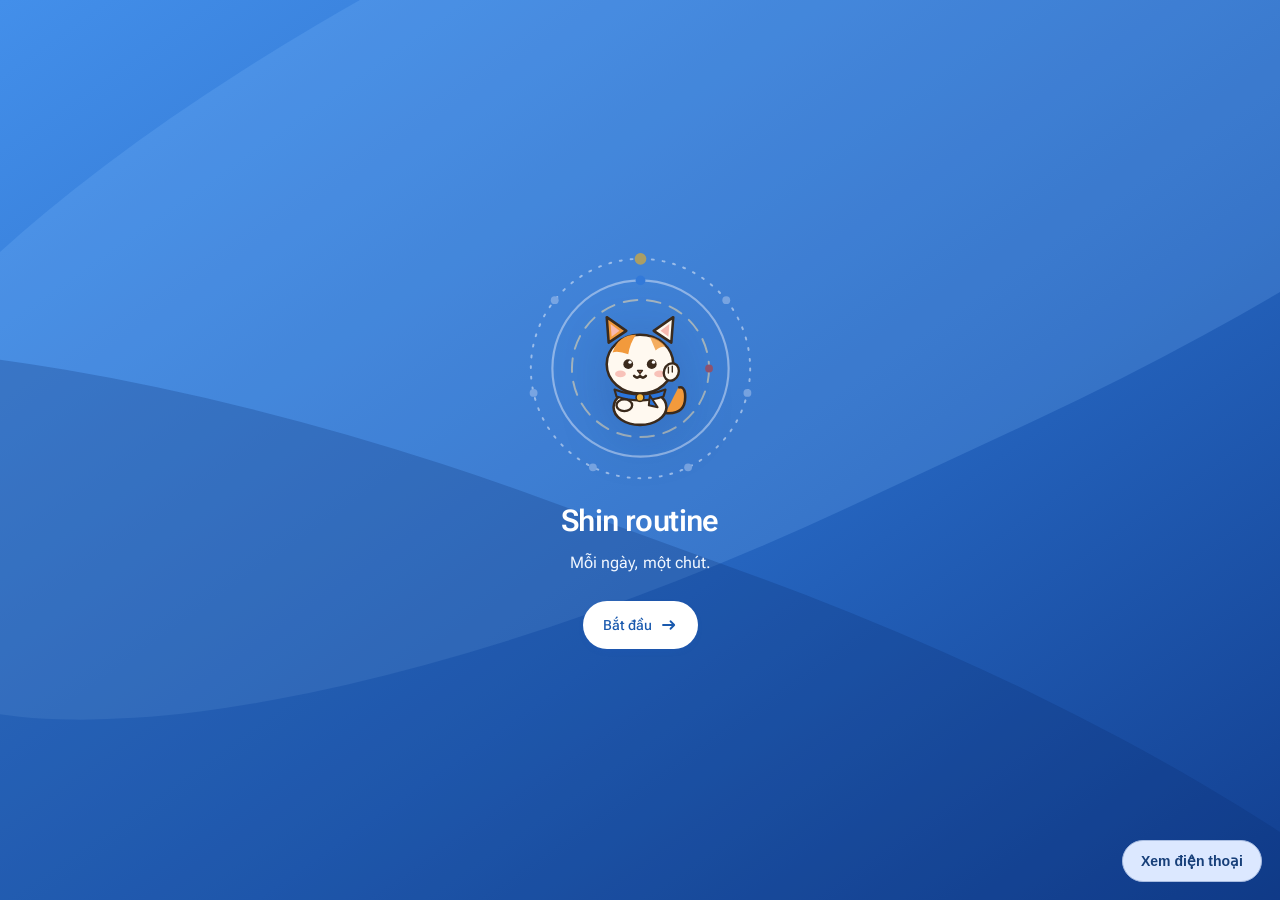
<file: index.html>
<!doctype html>
<html lang="vi" class="growth-starting">
<head>
<meta charset="utf-8">
<meta name="viewport" content="width=device-width, initial-scale=1, viewport-fit=cover">
<meta name="theme-color" content="#2265C5">
<style>html.growth-starting,html.growth-starting body{background:#2265C5}html.growth-starting #app{visibility:hidden}</style>
<script>setTimeout(function(){document.documentElement.classList.remove("growth-starting");},6000);</script>
<meta name="mobile-web-app-capable" content="yes">
<meta name="apple-mobile-web-app-capable" content="yes">
<meta name="apple-mobile-web-app-title" content="Shin M3">
<title>Shin routine · M3</title>
<meta name="description" content="Rèn luyện thói quen mỗi ngày với Shin. Ghi nhận, nhìn lại và lưu những điều đáng nhớ.">
<link rel="manifest" href="manifest.webmanifest">
<link rel="icon" href="icon-192.png">
<link rel="apple-touch-icon" href="icon-192.png">
<link rel="stylesheet" href="styles/base.css?v=M.Claude.3.3.28">

<link rel="stylesheet" href="styles/components.css?v=M.Claude.3.3.28">

<link rel="stylesheet" href="styles/habits.css?v=M.Claude.3.3.28">

<script src="scripts/core.js?v=M.Claude.3.3.28" defer></script>

<script src="scripts/interface.js?v=M.Claude.3.3.28" defer></script>

<script src="scripts/habits.js?v=M.Claude.3.3.28" defer></script>

<script src="scripts/interaction.js?v=M.Claude.3.3.28" defer></script>

<script src="scripts/extensions.js?v=M.Claude.3.3.28" defer></script>

<link rel="stylesheet" href="styles/extensions.css?v=M.Claude.3.3.28">

<link rel="stylesheet" href="design-system.css?v=M.Claude.3.3.28">
<script src="design-system.js?v=M.Claude.3.3.28" defer></script>
<script src="scripts/how-visual.js?v=M.Claude.3.3.28" defer></script>
<script src="boot.js?v=M.Claude.3.3.28" defer></script>
</head>
<body id="shinTypographyRoot" class="m3-review m3-release">
<div id="app"></div>
<div class="toast" id="toast" role="status" aria-live="polite"></div>
<div id="printArea"></div>
<noscript>Bật JavaScript để mở Shin routine.</noscript>
</body>
</html>
</file>
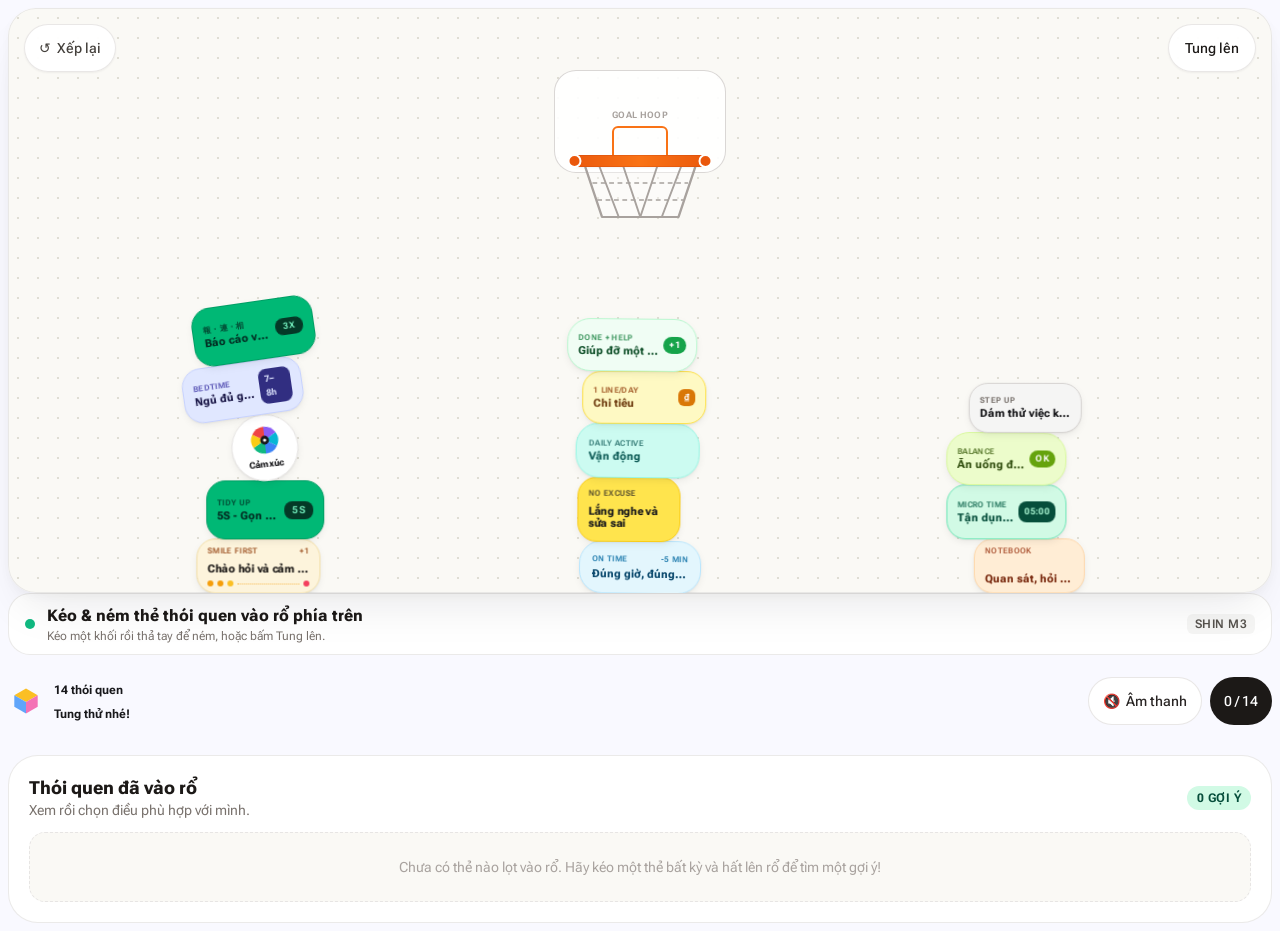
<file: habit-game.html>
<!DOCTYPE html>
<html lang="vi">
<head>
  <meta charset="UTF-8" />
  <meta name="viewport" content="width=device-width, initial-scale=1.0" />
  <title>Tung thói quen · Shin routine</title>

  <!-- Tailwind CSS -->
  <link rel="stylesheet" href="assets/game/habit-game.css?v=M.Claude.3.3.28">

  <!-- Thư viện vật lý 2D Matter.js -->
  <script src="assets/game/matter-0.19.0.min.js?v=M.Claude.3.3.28"></script>

  <style>
@font-face{font-family:'Roboto Flex';src:url('assets/fonts/roboto-flex-vietnamese.woff2') format('woff2');font-weight:100 1000;font-display:swap;unicode-range:U+0102-0103,U+0110-0111,U+0128-0129,U+0168-0169,U+01A0-01A1,U+01AF-01B0,U+0300-0301,U+0303-0304,U+0308-0309,U+0323,U+0329,U+1EA0-1EF9,U+20AB;}
@font-face{font-family:'Roboto Flex';src:url('assets/fonts/roboto-flex-latin.woff2') format('woff2');font-weight:100 1000;font-display:swap;unicode-range:U+0000-00FF,U+0131,U+0152-0153,U+02BB-02BC,U+02C6,U+02DA,U+02DC,U+0304,U+0308,U+0329,U+2000-206F,U+20AC,U+2122,U+2191,U+2193,U+2212,U+2215,U+FEFF,U+FFFD;}

    :root {
      --bg-page: #F6F5F0;
      --bg-table: #FAF9F5;
      --dot-color: #DFDDD4;
      --ink-primary: #18181B;
    }

    body {
      font-family: 'Roboto Flex', -apple-system, BlinkMacSystemFont, sans-serif;
      background-color: var(--bg-page);
      color: var(--ink-primary);
      overscroll-behavior: none;
    }

    .font-mono-tag {
      font-family: ui-monospace, monospace;
      letter-spacing: 0.04em;
    }

    /* Mặt bàn Google Tabletop với họa tiết lưới chấm đặc trưng */
    .tabletop-surface {
      background-color: var(--bg-table);
      background-image: radial-gradient(var(--dot-color) 1.35px, transparent 1.35px);
      background-size: 20px 20px;
      box-shadow:
        0 24px 48px -16px rgba(24, 24, 27, 0.10),
        0 4px 12px -2px rgba(24, 24, 27, 0.04),
        inset 0 0 0 1px rgba(24, 24, 27, 0.07);
      touch-action: none;
      user-select: none;
      -webkit-user-select: none;
    }

    /* Thẻ / Khối vật lý Tabletop */
    .tt-widget {
      position: absolute;
      top: 0;
      left: 0;
      will-change: transform;
      pointer-events: none;
      box-shadow:
        0 3px 10px -2px rgba(24, 24, 27, 0.09),
        0 1px 2px rgba(24, 24, 27, 0.05);
      transition: box-shadow 0.16s ease, opacity 0.25s ease;
    }

    .tt-widget.is-grabbed {
      box-shadow:
        0 20px 32px -8px rgba(24, 24, 27, 0.24),
        0 8px 16px -4px rgba(24, 24, 27, 0.10),
        0 0 0 2px #18181B;
      z-index: 30;
    }

    /* Hiệu ứng rung lưới rổ khi ném lọt */
    @keyframes netSwish {
      0% { transform: scaleY(1) scaleX(1); }
      28% { transform: scaleY(1.28) scaleX(0.85); }
      62% { transform: scaleY(0.92) scaleX(1.06); }
      100% { transform: scaleY(1) scaleX(1); }
    }

    .net-swish-anim {
      transform-origin: top center;
      animation: netSwish 0.45s cubic-bezier(0.22, 1, 0.36, 1);
    }

    /* Hiệu ứng hạt màu Tabletop khi ghi điểm */
    @keyframes confettiBurst {
      0% {
        opacity: 1;
        transform: translate(0, 0) scale(1) rotate(0deg);
      }
      100% {
        opacity: 0;
        transform: translate(var(--dx), var(--dy)) scale(0.35) rotate(140deg);
      }
    }

    .tt-particle {
      position: absolute;
      width: 8px;
      height: 8px;
      border-radius: 3px;
      pointer-events: none;
      animation: confettiBurst 0.65s cubic-bezier(0.16, 1, 0.3, 1) forwards;
    }

    /* Lớp bắt sự kiện kéo thả */
    #interaction-layer {
      position: absolute;
      inset: 0;
      z-index: 20;
      cursor: grab;
      touch-action: none;
    }

    #interaction-layer:active {
      cursor: grabbing;
    }
  </style>
<style>html,body{margin:0;overscroll-behavior:contain}body{padding:12px!important;background:#F9F9FF}#court-wrapper{height:clamp(480px,70dvh,570px);border-radius:28px}#hud-banner{margin-bottom:10px}#hud-title,#hud-desc{white-space:normal;line-height:1.4}#hud-desc{font-size:12px}#selected-habits-list{max-height:none}.result14{padding:13px;border:1px solid #E0E4ED;border-radius:20px;background:#F9FAFF}.result14 b{font-size:16px;line-height:1.35}.result14 p{font-size:13px;line-height:1.5;margin:5px 0 8px;color:#525E70}.result14-actions{display:flex;flex-wrap:wrap;gap:6px}.result14 button{border:0;border-radius:22px;padding:10px 12px;min-height:44px;font-size:13px;font-weight:600;background:#E7EEFB;color:#204B88}.result14 button[data-action=choose]{background:#2265C5;color:white}.result14 button[data-action=return]{background:transparent;color:#687182}.result14-status{display:block;font-size:12px;color:#52714F;margin-bottom:7px}#empty-habits-msg{font-size:13px;line-height:1.5}#selected-count-badge{white-space:nowrap}#sound-toggle{min-width:44px;min-height:44px}#reset-btn,#toss-btn{min-height:44px}#court-wrapper{touch-action:none}#selected-habits-list{display:grid;gap:8px}button:focus-visible{outline:3px solid #2265C5;outline-offset:3px}@media(prefers-reduced-motion:reduce){.tt-particle{display:none}.net-swish-anim{animation:none}}</style>
<style>.game14-small-title{font-size:13px;line-height:1.4}#game14-results-jump{position:fixed;right:14px;bottom:14px;z-index:40;background:#2265C5;color:white;border:1px solid #fff6;border-radius:24px;min-height:44px;padding:10px 16px;font-size:14px;font-weight:600;box-shadow:0 3px 16px #183D702B}#game14-results-jump[hidden]{display:none}</style>
<link rel="stylesheet" href="design-system.css?v=M.Claude.3.3.28">
<link rel="stylesheet" href="design-game.css?v=M.Claude.3.3.28">
</head>
<body id="shinGame19" class="min-h-screen flex flex-col items-center py-5 px-3 sm:py-7 sm:px-4">

  <!-- Header mang phong cách Google CHƠI ĐỂ KHÁM PHÁ -->
  <header class="w-full max-w-[460px] flex items-center justify-between mb-3.5">
    <div class="flex items-center gap-2.5">
      <!-- Logo đa sắc 3D lấy cảm hứng từ Tabletop -->
      <svg class="w-9 h-9 shrink-0" viewBox="0 0 40 40" fill="none">
        <path d="M20 6L33 13.5L20 21L7 13.5L20 6Z" fill="#FBBF24"/>
        <path d="M7 13.5L20 21V34L7 26.5V13.5Z" fill="#60A5FA"/>
        <path d="M33 13.5L20 21V34L33 26.5V13.5Z" fill="#F472B6"/>
      </svg>
      <div>
        <b class="game14-small-title">14 thói quen<br>Tung thử nhé!</b>
      </div>
    </div>

    <div class="flex items-center gap-2">
      <button id="sound-toggle" type="button" class="px-3.5 py-2 rounded-full bg-white hover:bg-stone-50 active:scale-95 text-xs font-bold text-stone-800 border border-stone-200/90 shadow-xs flex items-center gap-1.5 transition cursor-pointer">
        <span id="sound-icon">🔊</span>
        <span class="hidden sm:inline">Âm thanh</span>
      </button>
      <button type="button" title="Xem gợi ý đã vào rổ" id="score-pill" class="px-3.5 py-2 rounded-full bg-stone-900 text-white text-xs font-extrabold shadow-xs">
        0 / 14
      </button>
    </div>
  </header>

  <!-- Khu vực chính -->
  <main class="w-full max-w-[460px] flex flex-col items-center">

    <!-- Thanh hiển thị chi tiết thói quen khi chạm vào thẻ -->
    <div id="hud-banner" class="w-full mb-3 px-4 py-2.5 rounded-[22px] bg-white border border-stone-200/80 shadow-xs flex items-center justify-between gap-3 min-h-[52px]">
      <div class="flex items-center gap-3 min-w-0">
        <span id="hud-badge" class="w-2.5 h-2.5 rounded-full bg-emerald-500 shrink-0"></span>
        <div class="min-w-0">
          <div id="hud-title" class="text-xs sm:text-sm font-extrabold text-stone-900 truncate">
            Kéo & ném thẻ thói quen vào rổ phía trên
          </div>
          <div id="hud-desc" class="text-[11px] text-stone-500 truncate">
            Kéo một khối rồi thả tay để ném, hoặc bấm Tung lên.
          </div>
        </div>
      </div>
      <span id="hud-tag" class="font-mono-tag shrink-0 px-2 py-0.5 rounded-md bg-stone-100 text-stone-600 text-[10px] font-semibold uppercase">
        SHIN M3
      </span>
    </div>

    <!-- Mặt Bàn Vật Lý Google Tabletop + Rổ Bóng Rổ -->
    <div id="court-wrapper" class="relative w-full h-[500px] sm:h-[560px] rounded-[38px] tabletop-surface overflow-hidden">

      <!-- Nút Làm mới ở góc trên bên trái -->
      <button id="reset-btn" type="button" class="absolute top-4 left-4 z-30 px-3.5 py-2 rounded-full bg-white/95 hover:bg-white active:scale-95 text-xs font-bold text-stone-700 shadow-sm border border-stone-200/90 transition cursor-pointer flex items-center gap-1.5">
        <span>↺</span>
        <span>Xếp lại</span>
      </button>

      <!-- Nút Tung lên (Xáo trộn) chuẩn phong cách Tabletop ở góc trên bên phải -->
      <button id="toss-btn" type="button" class="absolute top-4 right-4 z-30 px-4 py-2 rounded-full bg-white/95 hover:bg-white active:scale-95 text-xs font-extrabold text-stone-900 shadow-sm border border-stone-200/90 transition cursor-pointer">
        Tung lên
      </button>

      <!-- LỚP 1 (Phía sau thẻ): Bảng rổ tối giản kiểu Tabletop -->
      <div id="hoop-backboard" class="absolute pointer-events-none z-[5] flex flex-col items-center justify-end" style="transform: translateX(-50%);">
        <div class="w-full h-full rounded-[22px] bg-white/90 backdrop-blur-xs border border-stone-300/90 shadow-xs flex flex-col items-center justify-end pb-2.5">
          <div class="font-mono-tag text-[9px] font-bold text-stone-400 uppercase tracking-widest mb-1">GOAL HOOP</div>
          <!-- Ô mục tiêu cam trên bảng rổ -->
          <div class="w-14 h-9 border-[2.5px] border-orange-500 rounded-md"></div>
        </div>
      </div>

      <!-- LỚP 2 (Giữa): 20 Thẻ Thói Quen Vật Lý -->
      <div id="items-container" class="absolute inset-0 z-[10] pointer-events-none"></div>

      <!-- LỚP 3 (Phía trước thẻ): Vành rổ & Lưới rổ -->
      <div id="hoop-foreground" class="absolute pointer-events-none z-[18] flex flex-col items-center" style="transform: translateX(-50%);">
        <div class="w-full h-3 rounded-full bg-gradient-to-r from-orange-600 via-orange-500 to-orange-600 shadow-sm border border-orange-700/30 relative">
          <span class="absolute -left-1 top-1/2 -translate-y-1/2 w-3.5 h-3.5 rounded-full bg-orange-600 border-2 border-white"></span>
          <span class="absolute -right-1 top-1/2 -translate-y-1/2 w-3.5 h-3.5 rounded-full bg-orange-600 border-2 border-white"></span>
        </div>
        <svg id="hoop-net-svg" class="w-[86%] h-14 -mt-0.5 overflow-visible" viewBox="0 0 100 56" preserveAspectRatio="none">
          <path d="M 4 2 L 18 52 L 82 52 L 96 2" fill="rgba(255,255,255,0.32)" stroke="#A8A29E" stroke-width="2" stroke-linejoin="round"/>
          <path d="M 16 2 L 32 52 M 36 2 L 50 52 M 64 2 L 50 52 M 84 2 L 68 52" stroke="#A8A29E" stroke-width="1.6" stroke-linecap="round"/>
          <path d="M 10 18 L 90 18 M 14 35 L 86 35" stroke="#A8A29E" stroke-width="1.5" stroke-dasharray="4 3"/>
        </svg>
      </div>

      <!-- Lớp hạt hiệu ứng -->
      <div id="fx-layer" class="absolute inset-0 z-[22] pointer-events-none"></div>

      <!-- Lớp nhận tương tác kéo & ném -->
      <div id="interaction-layer"></div>
    </div>

    <!-- Danh Sách Thói Quen Đã Ném Trúng Rổ Để Rèn Luyện -->
    <section class="w-full mt-4 bg-white rounded-[30px] border border-stone-200/80 shadow-xs p-4 sm:p-5">
      <div class="flex items-center justify-between mb-3">
        <div>
          <h2 class="text-sm font-extrabold text-stone-900">Thói quen đã vào rổ</h2>
          <p class="text-[11px] text-stone-500">Xem rồi chọn điều phù hợp với mình.</p>
        </div>
        <span id="selected-count-badge" class="font-mono-tag px-2.5 py-1 rounded-full bg-emerald-100 text-emerald-900 text-[11px] font-bold">
          0 GỢI Ý
        </span>
      </div>

      <!-- Trạng thái trống -->
      <div id="empty-habits-msg" class="py-6 px-4 rounded-2xl bg-[#FAF9F5] border border-dashed border-stone-200 text-center text-xs text-stone-400">
        Chưa có thẻ nào lọt vào rổ. Hãy kéo một thẻ bất kỳ và hất lên rổ để tìm một gợi ý!
      </div>

      <!-- Danh sách thẻ đã chọn -->
      <div id="selected-habits-list" class="grid grid-cols-1 gap-2 pr-0.5"></div>
    </section>

  </main>
  <button type="button" id="game14-results-jump" hidden aria-label="Xem thói quen đã vào rổ"></button>

  <script src="assets/game/habit-game.js?v=M.Claude.3.3.28"></script>
</body>
</html>
<script>document.addEventListener('DOMContentLoaded',function(){var main=document.querySelector('main'),head=document.querySelector('body>header');if(main&&head)main.appendChild(head);});</script><style>html,body,button,input,.font-mono-tag{font-family:'Roboto Flex',Arial,sans-serif}body{padding:8px!important}main{display:flex;flex-direction:column}main>header{order:2;margin-top:12px}#court-wrapper{order:0;height:clamp(380px,65dvh,650px)}#hud-banner{order:1}main>section{order:3}.game14-small-title{font-size:13px}#court-wrapper .tt-widget{font-family:'Roboto Flex',Arial,sans-serif}</style>
</file>
<file: styles/base.css>
/* Canonical editable source. Section names record provenance, not imports. */

/* ===== SECTION: assets.css ===== */
/* Local Roboto Flex · Vietnamese, Latin extended, Latin · fixed optical size 14. */
@font-face {
  font-family: 'Roboto Flex';
  font-style: normal;
  font-weight: 100 1000;
  font-stretch: 100%;
  font-display: swap;
  src: url(../assets/fonts/roboto-flex-vietnamese.woff2) format('woff2');
  unicode-range: U+0102-0103, U+0110-0111, U+0128-0129, U+0168-0169, U+01A0-01A1, U+01AF-01B0, U+0300-0301, U+0303-0304, U+0308-0309, U+0323, U+0329, U+1EA0-1EF9, U+20AB;
}
@font-face {
  font-family: 'Roboto Flex';
  font-style: normal;
  font-weight: 100 1000;
  font-stretch: 100%;
  font-display: swap;
  src: url(../assets/fonts/roboto-flex-latin-ext.woff2) format('woff2');
  unicode-range: U+0100-02BA, U+02BD-02C5, U+02C7-02CC, U+02CE-02D7, U+02DD-02FF, U+0304, U+0308, U+0329, U+1D00-1DBF, U+1E00-1E9F, U+1EF2-1EFF, U+2020, U+20A0-20AB, U+20AD-20C4, U+2113, U+2C60-2C7F, U+A720-A7FF;
}
@font-face {
  font-family: 'Roboto Flex';
  font-style: normal;
  font-weight: 100 1000;
  font-stretch: 100%;
  font-display: swap;
  src: url(../assets/fonts/roboto-flex-latin.woff2) format('woff2');
  unicode-range: U+0000-00FF, U+0131, U+0152-0153, U+02BB-02BC, U+02C6, U+02DA, U+02DC, U+0304, U+0308, U+0329, U+2000-206F, U+20AC, U+2122, U+2191, U+2193, U+2212, U+2215, U+FEFF, U+FFFD;
}
@font-face {
  font-family: 'Material Symbols Rounded';
  font-style: normal;
  font-weight: 400;
  font-display: block;
  src: url(../assets/fonts/material-symbols-0.woff2) format('woff2');
}
@font-face {
  font-family: 'Noto Sans JP';
  font-style: normal;
  font-weight: 400 600;
  font-display: swap;
  src: url(../assets/fonts/noto-sans-jp-0.woff2) format('woff2');
  unicode-range: U+3001-3002, U+3042, U+3044, U+3046, U+3048, U+304a-304e, U+3051-305c, U+305f-306b, U+306e-3070, U+3072-3073, U+3078-3079, U+307b-307c, U+307e-3082, U+3084, U+3087-308d, U+308f, U+3092-3094, U+3099, U+30e1-30e2, U+4e00, U+4e03, U+4e09-4e0a, U+4e94, U+4eba, U+4f1a, U+4f1d, U+4f53, U+4f55, U+4f7f, U+5143, U+5148, U+516b, U+5206-5207, U+524d, U+529b, U+529f, U+52d5, U+533b, U+5343, U+53cb, U+53e3, U+53e9, U+544a, U+5473, U+554f, U+5584, U+56de, U+5782, U+5831, U+5834, U+5875, U+5931, U+5982, U+5b50, U+5b89, U+5b9f, U+5bdd, U+5c11, U+5c71, U+5e74, U+5ea6, U+5f8c, U+5fb3, U+6025, U+60c5, U+610f, U+6163, U+61b6, U+6210, U+6240, U+624b, U+640d, U+6539, U+6557, U+656c, U+6587, U+65e5, U+65e9, U+6613, U+6628, U+6642, U+6700, U+6709, U+672c, U+6848, U+6a4b, U+6b69, U+6c17, U+6e08, U+6e21, U+6fc1, U+70ba, U+7269, U+751f, U+7523, U+7533, U+767e, U+76ee, U+7740, U+77ed, U+77f3, U+78ba, U+793c, U+7a32, U+7a42, U+7a4d, U+7acb, U+7bc0, U+7d04, U+7d99-7d9a, U+7de0, U+7fd2, U+8005, U+805e, U+80b2, U+8179, U+826f, U+82e6, U+843d, U+85ac, U+884c, U+898b, U+899a, U+8a00, U+8a18, U+8a33, U+8a71, U+8a8d, U+8a9e, U+8cb7, U+8cc7, U+8cea, U+8d77, U+8de1, U+8ee2, U+9053, U+91c8, U+91cc, U+92ad, U+9332, U+9593, U+982d, U+9858, U+9ce5;
}


/* ===== SECTION: legacy.css ===== */

/* ===== TOKEN · TQ04: theo phong cách CD49 (giấy ấm, xanh sang, vé tàu) ===== */
:root{
  color-scheme:light;
  --c:#2A74DB; --c-d:#1D5FD1; --c-dd:#163E8C; --c-t:#E5EFFC; --c-t2:#CFE0F8;
  --y:#F2B21B; --y-d:#C98A0B; --y-t:#FFF4D6;
  --seal:#C8372D;
  --ink:#1E2230; --ink-2:#4A4F5E; --muted:#7A7F8C; --rule:#E6E1D6; --card:#fff; --bg:#FBF8F2;
  --tkp:#FFFDF8; --tkb:#D9D2C2; --tkl:#E9E3D4; --stub:#F6F2E8;
  --ok:#22A05E; --ok-t:#E3F5EA; --no:#DE3F35; --no-t:#FCE7E5;
  --fire:#F07F1E; --xp:#D99A0B; --xp-t:#FFF3D1; --ins:#7A55D3; --ins-t:#EFEAFB;
  --l1:#C98B5B; --l2:#9DA9BC; --l3:#E3A916;
  --paper:#FBF4E2; --paper-d:#EADCB8;
  --rainbow:linear-gradient(90deg,#F07F1E,#E0567F,#7A55D3,#22A05E,#2A74DB,#0F9F98);
  --f:"Inter",system-ui,-apple-system,"Segoe UI",Roboto,sans-serif;
  --h:"Be Vietnam Pro",system-ui,sans-serif;
  --jp:"Noto Sans JP","Hiragino Sans","Yu Gothic","Meiryo",sans-serif;
  --ease:cubic-bezier(.32,.72,0,1);
  --sh:0 12px 30px -16px rgba(30,34,48,.35);
}
*,*::before,*::after{box-sizing:border-box}
html{-webkit-text-size-adjust:100%;height:100%;background:var(--bg)}
body{margin:0;min-height:100%;color:var(--ink);font-family:var(--f);font-size:16px;line-height:1.6;font-weight:400;
  background:radial-gradient(900px 520px at -8% -6%, rgba(240,127,30,.12), transparent 60%),radial-gradient(800px 560px at 108% 8%, rgba(122,85,211,.10), transparent 60%),radial-gradient(900px 600px at 50% 112%, rgba(15,159,152,.09), transparent 60%),var(--bg);
  background-attachment:fixed;-webkit-tap-highlight-color:transparent}
b,strong{font-weight:600}
button{font-family:inherit;color:inherit}
:focus-visible{outline:3px solid var(--c);outline-offset:2px;border-radius:10px}
[tabindex="-1"]:focus,[tabindex="-1"]:focus-visible{outline:none}
.jp{font-family:var(--jp);font-weight:500}
.sr{position:absolute;width:1px;height:1px;overflow:hidden;clip:rect(0 0 0 0)}
h1,h2,h3{font-family:var(--h);line-height:1.15;margin:0;letter-spacing:-.02em;font-weight:600}
h1{font-size:28px}h2{font-size:20px}h3{font-size:17px}
p{margin:0 0 10px}
.wrap{max-width:640px;margin:0 auto;padding:0 18px}
main{padding:calc(66px + env(safe-area-inset-top,0px)) 0 calc(104px + env(safe-area-inset-bottom,0px));min-height:100vh}
body.demo main{padding-top:calc(92px + env(safe-area-inset-top,0px))}
.muted{color:var(--muted)}.small{font-size:13.5px}.tiny{font-size:12px}.center{text-align:center}
.enter>*{animation:up .55s var(--ease) both}
.enter>*:nth-child(2){animation-delay:.07s}.enter>*:nth-child(3){animation-delay:.14s}.enter>*:nth-child(4){animation-delay:.21s}.enter>*:nth-child(n+5){animation-delay:.28s}
@keyframes up{from{opacity:0;transform:translateY(12px)}to{opacity:1;transform:none}}

/* ===== Thương hiệu (trái trên) · điểm (phải trên) ===== */
.brand{position:fixed;z-index:50;top:calc(12px + env(safe-area-inset-top,0px));left:12px;display:flex;align-items:center;gap:8px;padding:4px 12px 4px 4px;border-radius:999px;background:rgba(255,255,255,.88);backdrop-filter:blur(12px);-webkit-backdrop-filter:blur(12px);box-shadow:0 8px 22px -14px rgba(30,34,48,.4),0 0 0 1px var(--rule);font-weight:600;font-size:13.5px;border:0;cursor:pointer;color:var(--ink);transition:transform .45s var(--ease),opacity .45s var(--ease)}
.brand i{display:grid;place-items:center;width:30px;height:30px;border-radius:50%;background:var(--rainbow);color:#fff;font-style:normal;font-size:13px;font-family:var(--jp);font-weight:700}
.ptsbar{position:fixed;z-index:50;top:calc(12px + env(safe-area-inset-top,0px));right:12px;display:flex;gap:2px;padding:4px;border-radius:999px;
  background:rgba(255,255,255,.88);backdrop-filter:blur(12px);-webkit-backdrop-filter:blur(12px);
  box-shadow:0 8px 22px -14px rgba(30,34,48,.4),0 0 0 1px var(--rule);transition:transform .45s var(--ease),opacity .45s var(--ease)}
.ptsbar.hide,.brand.hide{transform:translateY(-90px);opacity:0}
.pt{display:inline-flex;align-items:center;gap:3px;border-radius:999px;padding:6px 8px;font-size:13.5px;font-weight:600;border:0;cursor:pointer;white-space:nowrap;background:transparent}
.pt svg{width:16px;height:16px}
.pt.fire{color:#C2560A}.pt.xp{color:#946400}.pt.ins{color:#5A3DB8}
.pt.bump{animation:bump .6s var(--ease)}
@keyframes bump{0%{transform:scale(1)}40%{transform:scale(1.25)}100%{transform:scale(1)}}

/* ===== Thanh điều hướng dưới: 4 nút đều nhau ===== */
.nav{position:fixed;z-index:50;left:50%;bottom:calc(12px + env(safe-area-inset-bottom,0px));transform:translateX(-50%);display:flex;gap:4px;padding:6px;border-radius:24px;
  background:rgba(255,255,255,.92);backdrop-filter:blur(16px) saturate(1.3);-webkit-backdrop-filter:blur(16px) saturate(1.3);
  box-shadow:0 12px 30px -16px rgba(30,34,48,.45),0 0 0 1px var(--rule);transition:transform .45s var(--ease),opacity .45s var(--ease);width:min(380px,calc(100vw - 20px))}
.nav.hide{transform:translate(-50%,110px);opacity:0}
.nav button{position:relative;flex:1;height:54px;border-radius:18px;border:0;background:transparent;display:flex;flex-direction:column;align-items:center;justify-content:center;gap:2px;color:#9297A3;cursor:pointer;padding:0;font-size:11.5px;font-weight:500}
.nav button svg{width:23px;height:23px}
.nav button.on{color:var(--c-d);background:var(--c-t)}
.nav button:active{transform:scale(.95)}
.nav .dot{position:absolute;top:7px;right:calc(50% - 16px);width:8px;height:8px;border-radius:50%;background:var(--fire);box-shadow:0 0 0 2px #fff}
/* ===== Nút ===== */
.btn{position:relative;overflow:hidden;display:inline-flex;align-items:center;justify-content:center;gap:8px;font-weight:600;font-size:16px;line-height:1.25;
  background:var(--c-d);color:#fff;border:0;border-radius:14px;padding:13px 20px;cursor:pointer;text-decoration:none;text-align:center;
  box-shadow:0 4px 0 var(--c-dd),0 8px 18px -12px rgba(29,95,209,.8);transition:transform .18s var(--ease),box-shadow .18s var(--ease)}
.btn:active{transform:translateY(3px);box-shadow:0 1px 0 var(--c-dd)}
.btn:disabled{background:#C5CCDA;box-shadow:0 3px 0 #B0B8C9;cursor:not-allowed;transform:none}
.btn--soft{background:var(--c-t);color:var(--c-d);box-shadow:0 3px 0 var(--c-t2)}
.btn--soft:active{box-shadow:0 1px 0 var(--c-t2)}
.btn--gold{background:var(--y);color:#3B2A00;box-shadow:0 3px 0 var(--y-d),0 8px 18px -12px rgba(201,138,18,.9)}
.btn--gold:active{box-shadow:0 1px 0 var(--y-d)}
.btn--ghost{background:transparent;color:var(--c-d);box-shadow:none;padding:10px 12px}
.btn--wide{width:100%}
.btn--sm{font-size:14px;padding:9px 14px;border-radius:12px}
.btn svg{width:18px;height:18px;flex:none}
.invite::after{content:"";position:absolute;top:0;bottom:0;left:-60%;width:40%;background:linear-gradient(100deg,transparent,rgba(255,255,255,.45),transparent);transform:skewX(-18deg);animation:sheen 5.5s var(--ease) 1.2s infinite}
@keyframes sheen{0%,72%{left:-60%}100%{left:130%}}
.row{display:flex;gap:10px;align-items:center}
.row--wrap{flex-wrap:wrap}
.stack>*+*{margin-top:10px}

/* ===== Thẻ, chip, ô nhập ===== */
.card{background:#fff;border-radius:22px;border:1px solid var(--rule);box-shadow:var(--sh);padding:16px}
.chip{display:inline-flex;align-items:center;gap:5px;border-radius:999px;padding:3px 10px;font-size:12px;font-weight:600;white-space:nowrap}
.chip--ok{background:var(--ok-t);color:#0E7A52}.chip--go{background:var(--c-t);color:var(--c-d)}.chip--y{background:var(--y-t);color:#7A5600}
.chp{display:inline-flex;align-items:center;border:1.5px solid var(--rule);background:#fff;border-radius:14px;padding:8px 12px;font-size:14.5px;cursor:pointer;text-align:left;line-height:1.35;margin:0 6px 8px 0;white-space:normal;box-shadow:0 2px 0 #E6ECF5;transition:background .2s,border-color .2s}
.chp.on{border-color:var(--c);background:var(--c-t);color:var(--c-d);box-shadow:0 2px 0 var(--c-t2)}
.chp:active{transform:translateY(1px)}
.chp--add{border-style:dashed;color:var(--c-d)}
.inp,textarea.inp,select.inp{width:100%;font:inherit;font-size:16px;color:var(--ink);background:#fff;border:1.5px solid var(--rule);border-radius:14px;padding:12px 14px}
textarea.inp{min-height:76px;resize:vertical;line-height:1.45}
.inp:focus{border-color:var(--c);outline:0;box-shadow:0 0 0 3px var(--c-t)}
.lbl{display:block;font-size:13.5px;color:var(--ink-2);margin:0 0 6px;font-weight:600}
.hl{animation:hl 2.4s var(--ease)}
@keyframes hl{0%,60%{box-shadow:0 0 0 3px var(--y)}100%{box-shadow:0 0 0 0 transparent}}
.sec{margin:22px 0 10px;display:flex;align-items:center;gap:8px}
.sec h2{font-size:19px}
.sec .more{margin-left:auto}

/* ===== Biểu tượng tròn ===== */
.hi{--hc:var(--c);--hd:var(--c-d);width:46px;height:46px;flex:none;border-radius:50%;background:var(--hc);display:grid;place-items:center;box-shadow:0 3px 0 var(--hd);position:relative}
.hi svg{width:52%;height:52%}
.hi--lg{width:84px;height:84px;box-shadow:0 4px 0 var(--hd)}
.hi--sm{width:36px;height:36px;box-shadow:0 2px 0 var(--hd)}
.stars{display:inline-flex;gap:1px;vertical-align:middle}

/* ===== Lời nhân vật ===== */
.say{display:flex;gap:10px;align-items:flex-end;margin:10px 0}
.say__av{width:52px;flex:none}
.say__b{background:#fff;border:1px solid var(--rule);border-radius:20px 20px 20px 6px;padding:10px 14px;font-size:15px;line-height:1.45;box-shadow:0 8px 20px -18px rgba(23,32,54,.6)}
.say--senpai .say__b{background:var(--y-t);border-color:#F3DFA9}
.say--virus .say__b{background:#F4F1FB;border-color:#E2DCF3}

/* ===== Màu nhóm (theo màu tuyến CD49) ===== */
.g1{--hc:#2A74DB;--hd:#1D5FD1;--ht:#E5EFFC}.g2{--hc:#22A05E;--hd:#17804A;--ht:#E3F5EA}.g3{--hc:#0F9F98;--hd:#0B7F79;--ht:#DFF4F2}.g4{--hc:#E0567F;--hd:#BE3D65;--ht:#FCE8EF}

/* ===== Hôm nay ===== */
.hello{display:flex;align-items:center;gap:12px;margin:6px 0 2px}
.hello h1{font-size:27px}
.hello .date{color:var(--muted);font-size:13.5px}
.hello .shin{width:58px;margin-left:auto;flex:none}
.week{display:grid;grid-template-columns:repeat(7,1fr);gap:4px;background:#fff;border:1px solid var(--rule);border-radius:20px;padding:10px 8px;margin:10px 0 4px;box-shadow:var(--sh)}
.week div{text-align:center;font-size:11px;color:var(--muted);font-weight:500}
.week b{display:grid;place-items:center;width:34px;height:34px;margin:4px auto 0;border-radius:50%;font-size:14px;font-weight:600;color:var(--ink-2);background:#F4F1EA}
.week .wci b{background:var(--c-t);color:var(--c-d)}
.week .td b{background:var(--ink);color:#fff}
.week .td.wci b{background:var(--c-d)}
.week i{display:block;width:5px;height:5px;border-radius:50%;margin:4px auto 0;background:transparent}
.week .wci i{background:var(--ok)}
.sec{margin:20px 0 8px;display:flex;align-items:center;gap:8px}
.sec h2{font-size:18px}
.sec .more{margin-left:auto}
.carousel{display:flex;gap:12px;overflow-x:auto;-webkit-overflow-scrolling:touch;scroll-snap-type:x mandatory;padding:6px 18px 12px;margin:0 -18px;scrollbar-width:none}
.carousel::-webkit-scrollbar{display:none}
.hc{flex:none;width:min(84%,320px);scroll-snap-align:center;background:var(--tkp);border:1.5px solid var(--tkb);border-radius:20px;box-shadow:var(--sh);overflow:hidden;position:relative;display:flex;flex-direction:column}
.hc::before{content:"";height:6px;background:var(--rainbow);flex:none}
.hc__open{border:0;background:none;padding:14px 16px 8px;text-align:left;font:inherit;color:inherit;cursor:pointer;display:block;width:100%}
.hc__id{display:flex;align-items:center;gap:10px}
.hc__id .hi{width:44px;height:44px}
.hc__id b{display:block;font-size:16.5px;font-weight:600;line-height:1.25}
.hc__khi{display:block;margin-top:10px;font-size:14px;color:var(--ink-2);white-space:nowrap;overflow:hidden;text-overflow:ellipsis}
.hc__khi em{font-style:normal;font-size:11px;letter-spacing:.06em;color:var(--muted);margin-right:6px}
.hc .wdots{margin:10px 0 0}
.evrow{display:flex;gap:6px;overflow-x:auto;-webkit-overflow-scrolling:touch;margin:0;padding:0 16px 10px;scrollbar-width:none}
.evrow::-webkit-scrollbar{display:none}
.evrow .chp{flex:none;margin:0;padding:5px 10px;font-size:12.5px;border-radius:11px;white-space:nowrap}
.cdots{display:flex;justify-content:center;gap:6px;margin:2px 0 0}
.cdots i{width:7px;height:7px;border-radius:50%;background:#DCD6C8;transition:all .3s var(--ease)}
.cdots i.on{width:20px;border-radius:4px;background:var(--c-d)}
.keeprow{display:flex;gap:8px;flex-wrap:wrap}
.keep{display:flex;align-items:center;gap:8px;background:#fff;border:1px solid var(--rule);border-radius:999px;padding:4px 6px 4px 4px;box-shadow:var(--sh)}
.keep .hi{width:30px;height:30px;box-shadow:none}
.keep b{font-size:13.5px;font-weight:500}
.keep .hold,.keep .hold.is svg.hk{width:36px;height:36px;font-size:11px}
.keep .hold svg.hr{display:none}


/* ===== Khối check-in tối ===== */
.ci{display:flex;gap:14px;align-items:center;border-radius:24px;padding:16px;margin:18px 0 6px;background:linear-gradient(135deg,#2A74DB,#1D5FD1 55%,#163E8C);color:#fff;box-shadow:0 4px 0 #12306E,0 16px 30px -18px rgba(29,95,209,.9);border:0;width:100%;text-align:left;cursor:pointer}
.ci .moon{width:46px;height:46px;flex:none;display:grid;place-items:center;background:rgba(255,255,255,.18);border-radius:50%}
.ci .moon svg{width:24px;height:24px}
.ci h3{font-size:18px;color:#fff}.ci p{margin:2px 0 0;font-size:14px;opacity:.9}
.ci .go{margin-left:auto;flex:none;background:var(--y);color:#3B2A00;border-radius:14px;padding:9px 14px;font-weight:600;font-size:14px;box-shadow:0 3px 0 var(--y-d)}
.ci--done{background:var(--ok-t);color:#0E6E4B;box-shadow:none;border:1px solid #A9E2CB}
.ci--done h3{color:#0E6E4B}.ci--done .moon{background:#fff;color:var(--ok)}
.empty{text-align:center;padding:22px 14px}
.banner{background:var(--y-t);border:1px solid #F3DFA9;border-radius:18px;padding:10px 12px;font-size:14px;margin:10px 0;display:flex;gap:10px;align-items:center}

/* ===== Cuống vé (stub) dùng chung ===== */
.stub{position:relative;display:flex;align-items:center;gap:12px;border-top:2px dashed #CFC6B2;background:var(--stub);padding:12px 16px;margin-top:auto}
.stub::before,.stub::after{content:"";position:absolute;top:-12px;width:22px;height:22px;border-radius:50%;background:var(--bg);border:1.5px solid var(--tkb)}
.stub::before{left:-12px}.stub::after{right:-12px}
.stub__n{font-size:24px;font-weight:600;color:var(--c-d);line-height:1}
.stub__n small{font-size:12px;color:var(--muted);font-weight:500}
.stub__k{font-size:11px;color:var(--muted);letter-spacing:.04em;margin-top:2px}
.meter{height:8px;border-radius:999px;background:#EFECE4;overflow:hidden;margin-top:6px}
.meter i{display:block;height:100%;border-radius:999px;background:linear-gradient(90deg,#F07F1E,#E0567F,#7A55D3,#2A74DB)}
.bar{width:64px;height:34px;flex:none;background:repeating-linear-gradient(90deg,#1E2230 0 2px,transparent 2px 4px,#1E2230 4px 5px,transparent 5px 8px,#1E2230 8px 11px,transparent 11px 13px);opacity:.7}
.hold{position:relative;width:60px;height:60px;flex:none;border-radius:50%;border:0;background:var(--y);color:#3B2A00;font-weight:600;font-size:13.5px;cursor:pointer;display:grid;place-items:center;box-shadow:0 4px 0 var(--y-d);touch-action:none;-webkit-user-select:none;user-select:none;-webkit-touch-callout:none;transition:transform .2s var(--ease);margin-left:auto}
.hold svg.hr{position:absolute;inset:-5px;width:70px;height:70px;transform:rotate(-90deg);pointer-events:none}
.hold svg.hr circle{fill:none;stroke:var(--c-d);stroke-width:4;stroke-linecap:round;stroke-dasharray:207;stroke-dashoffset:207;transition:stroke-dashoffset .1s linear}
.hold.holding{transform:scale(.93)}
.hold.holding svg.hr circle{stroke-dashoffset:0;transition:stroke-dashoffset .7s linear}
.hold.is{background:none;box-shadow:none}
.hold.is svg.hk{width:60px;height:60px}

/* ===== Chấm tần suất trong tuần ===== */
.wdots{display:grid;grid-template-columns:repeat(7,1fr);gap:4px}
.wdots span{text-align:center;font-size:10px;color:var(--muted);font-weight:500;line-height:1.2}
.wdots span i{display:block;width:20px;height:20px;margin:0 auto 2px;border-radius:50%;border:1.5px dashed #CFC6B2;background:#fff}
.wdots span i.y{border:0;background:var(--c-d);box-shadow:inset 0 0 0 3px #fff,0 0 0 1.5px var(--c-d)}
.wdots span i.p{border:0;background:linear-gradient(90deg,var(--c-d) 50%,#fff 50%);box-shadow:0 0 0 1.5px var(--c-d)}
.wdots span i.x{border-style:solid;border-color:#E6E1D6}
.wdots span.td{color:var(--ink);font-weight:600}
.wdots span.td i{border-color:var(--c-d);border-style:solid}

/* ===== Bộ thẻ: thẻ nhỏ kiểu vé ===== */
.deck{margin:16px 0 4px}
.deck__h{display:flex;align-items:center;gap:10px;margin:0 0 6px}
.deck__h .hi{width:30px;height:30px;box-shadow:none}
.deck__h h2{font-size:16.5px}
.strip{display:flex;gap:10px;overflow-x:auto;-webkit-overflow-scrolling:touch;scroll-snap-type:x mandatory;padding:6px 18px 12px;margin:0 -18px;scrollbar-width:none}
.strip::-webkit-scrollbar{display:none}
.mc{scroll-snap-align:start;flex:none;width:108px;height:150px;border-radius:14px;border:1.5px solid var(--tkb);cursor:pointer;padding:0;display:flex;flex-direction:column;align-items:center;text-align:center;font:inherit;color:inherit;
  background:var(--tkp);box-shadow:0 8px 18px -14px rgba(30,34,48,.6);position:relative;overflow:hidden;transition:transform .2s var(--ease)}
.mc::before{content:"";display:block;width:100%;height:5px;background:var(--hc);flex:none}
.mc:active{transform:scale(.97)}
.mc .hi{width:50px;height:50px;margin-top:14px}
.mc b{font-size:13px;font-weight:600;line-height:1.25;margin-top:8px;padding:0 6px}
.mc .stars{margin:auto 0 0;padding:6px 0;width:100%;border-top:1.5px dashed #DCD3BF;justify-content:center;background:var(--stub)}
.mc.off{opacity:.78}
.mc.off .hi{filter:saturate(.55)}
.mc .tag{position:absolute;top:10px;right:8px;width:9px;height:9px;border-radius:50%;background:var(--ok);box-shadow:0 0 0 2px #fff}
.mc.lv2{border-color:var(--l2)}.mc.lv3{border-color:var(--l3);box-shadow:0 0 0 2px rgba(227,169,22,.25),0 8px 18px -14px rgba(30,34,48,.6)}

/* ===== Thẻ lớn: mặt trước kiểu vé, mặt sau kiểu bưu thiếp ===== */
.flip{perspective:1600px;width:min(354px,100%);margin:4px auto 0;cursor:pointer}
.flip__in{position:relative;height:476px;transition:transform .7s var(--ease);transform-style:preserve-3d;-webkit-transform-style:preserve-3d}
.flip.flipped .flip__in{transform:rotateY(180deg)}
.tkf,.tkb{position:absolute;inset:0;backface-visibility:hidden;-webkit-backface-visibility:hidden;border-radius:22px;overflow:hidden;display:flex;flex-direction:column}
.tkf{background:var(--tkp);border:1.5px solid var(--tkb);box-shadow:var(--sh)}
.tkf::before{content:"";height:7px;background:var(--rainbow);flex:none}
.tkf.lv2{border-color:var(--l2)}.tkf.lv3{border-color:var(--l3)}
.tk__top{display:flex;align-items:center;gap:8px;padding:10px 14px 8px;border-bottom:1.5px solid var(--tkl)}
.tk__top b{font-size:12px;letter-spacing:.08em;color:var(--c-d);font-weight:600}
.tk__top .jp{font-size:11.5px;color:var(--muted)}
.tk__icons{margin-left:auto;display:flex;gap:6px}
.tk__icons button{width:32px;height:32px;border-radius:50%;border:1.5px solid var(--tkl);background:#fff;display:grid;place-items:center;cursor:pointer;color:var(--ink-2);padding:0}
.tk__icons button svg{width:16px;height:16px}
.tk__icons .run{color:var(--ok);border-color:#BFE3CD;background:var(--ok-t)}
.tk__icons .paused{color:var(--muted);background:#F1EEE7}
.tk__body{padding:12px 16px 10px;display:flex;flex-direction:column;gap:10px;flex:1;min-height:0}
.tk__id{display:flex;align-items:center;gap:12px}
.tk__id .hi{width:52px;height:52px}
.tk__id b{display:block;font-size:18px;font-weight:600;line-height:1.2;letter-spacing:-.01em}
.rank{display:inline-flex;align-items:center;gap:6px;margin-top:3px;font-size:12px;font-weight:500;color:var(--ink-2)}
.rank i{font-style:normal;padding:1px 8px;border-radius:6px;color:#fff;font-size:11px;font-weight:600;background:var(--l1)}
.rank.lv2 i{background:var(--l2)}.rank.lv3 i{background:var(--l3);color:#3B2A00}.rank.lv0 i{background:#B9B3A6}
.route{display:grid;grid-template-columns:minmax(0,1fr) 34px minmax(0,1fr);align-items:center;gap:6px;border:1.5px solid var(--tkl);border-radius:14px;padding:10px 12px;background:#fff}
.route small{display:block;font-size:10.5px;letter-spacing:.08em;color:var(--muted);font-weight:600}
.route b{display:-webkit-box;-webkit-line-clamp:3;-webkit-box-orient:vertical;overflow:hidden;font-size:14px;font-weight:600;line-height:1.35}
.route .to{text-align:right}
.route svg{width:34px;height:14px}
.route--1{grid-template-columns:1fr}
.whoq{font-style:italic;color:var(--c-d);font-size:14.5px;line-height:1.4;border-left:4px solid #E0567F;background:#FDF5F8;border-radius:0 12px 12px 0;padding:6px 10px}
.whoq small{display:block;font-style:normal;font-size:10.5px;letter-spacing:.08em;color:var(--muted);font-weight:600}
.howlink{display:inline-flex;align-items:center;gap:6px;font-weight:600;color:var(--c-d);text-decoration:underline;text-underline-offset:4px;font-size:14.5px;border:0;background:none;padding:2px 0;cursor:pointer;align-self:flex-start}
.howlink svg{width:18px;height:18px}
.tkb{transform:rotateY(180deg);color:#fff;padding:0 0 14px;
  background-color:#1D4FB8;
  background-image:radial-gradient(circle at 50% 100%,transparent 37%,rgba(255,255,255,.07) 38% 41%,transparent 42% 54%,rgba(255,255,255,.07) 55% 58%,transparent 59%),linear-gradient(160deg,#2A74DB,#163E8C);
  background-size:34px 17px,100% 100%;box-shadow:var(--sh)}
.tkb.lv3{box-shadow:0 0 0 2px var(--l3),var(--sh)}
.tkb__top{display:flex;align-items:center;justify-content:space-between;padding:12px 16px 4px;font-size:12px;letter-spacing:.08em;font-weight:600;color:rgba(255,255,255,.8)}
.tkb__art{display:grid;place-items:center;height:132px;margin:2px 0 6px}
.tkb__art svg{height:132px;width:auto;max-width:92%}
.tkb__prov{display:flex;align-items:center;gap:10px;margin:0 14px;background:#FFF6E0;color:var(--ink);border-radius:14px;padding:9px 12px}
.tkb__prov .jp{font-size:17px;line-height:1.3;color:#4A3F25;font-weight:500}
.tkb__prov small{display:block;font-size:11.5px;color:#686E76}
.tkb__prov .vi{font-size:13.5px;color:#52565C}
.tkb__gain{margin:10px 16px 0;font-size:14.5px;line-height:1.45}
.tkb__gain small,.tkb__sp small{display:block;font-size:10.5px;letter-spacing:.08em;color:#FFD772;font-weight:600}
.tkb__sp{display:flex;gap:10px;align-items:flex-start;margin:10px 14px 0;background:rgba(255,255,255,.1);border-radius:14px;padding:8px 10px}
.tkb__sp .av{width:40px;height:40px;flex:none;border-radius:50%;background:#fff;overflow:hidden}
.tkb__sp .av svg{width:46px;height:46px;margin:-1px 0 0 -3px}
.tkb__sp p{margin:0;font-size:13px;line-height:1.45;color:rgba(255,255,255,.92);display:-webkit-box;-webkit-line-clamp:4;-webkit-box-orient:vertical;overflow:hidden}
.tkb .spk{background:#fff;color:var(--c-d);box-shadow:0 2px 0 #E8DDBF}
.master .tkf{box-shadow:0 0 0 3px var(--l3),0 0 0 7px rgba(227,169,22,.22),var(--sh)}
.master .tkf::after{content:"";position:absolute;inset:0;background:linear-gradient(115deg,transparent 30%,rgba(255,255,255,.6) 45%,transparent 60%);transform:translateX(-100%);animation:holo 4s var(--ease) infinite;pointer-events:none}
@keyframes holo{0%,60%{transform:translateX(-100%)}100%{transform:translateX(100%)}}
.fliphint{text-align:center;font-size:12.5px;color:var(--muted);margin:10px 0 0}
.cardact{display:flex;gap:8px;justify-content:center;max-width:354px;margin:12px auto 0}
.cardact .btn{flex:1}

/* ===== Trang Cách làm: nền khác để biết đang ở trang hướng dẫn ===== */
.sheet.howpg{background:#EEF4F1}
.sheet.howpg .sh__h{background:#EEF4F1}
.howhero{display:flex;align-items:center;gap:12px;border-radius:22px;padding:14px;color:#fff;background:linear-gradient(135deg,var(--hc),var(--hd));margin:0 0 12px;position:relative;overflow:hidden}
.howhero::after{content:"";position:absolute;right:-50px;top:-50px;width:160px;height:160px;border-radius:50%;background:rgba(255,255,255,.14)}
.howhero .hi{background:#fff;box-shadow:none}
.howhero small{display:block;font-size:12px;opacity:.9;letter-spacing:.06em}
.howhero b{font-size:19px;font-weight:600}
.hsec{background:#fff;border-radius:20px;padding:12px 14px;margin:0 0 12px;box-shadow:0 8px 20px -18px rgba(30,34,48,.6)}
.hsec__h{display:flex;align-items:center;gap:8px;margin:0 0 8px;font-weight:600;font-size:15px}
.hsec__h i{font-style:normal;display:grid;place-items:center;width:26px;height:26px;border-radius:8px;background:var(--c-t);color:var(--c-d);font-size:13px;font-weight:700}
.hsec .ill{box-shadow:none;border:0;padding:0;margin:0}
.hsec .steps li{background:#FAF8F3;border-color:#EFEAE0}

/* ===== Công thức 3 ô (kiểu điền từng ô) ===== */
.sentence{font-family:var(--h);font-size:22px;line-height:1.45;font-weight:600;margin:6px 0 14px;color:#9AA4B8}
.sentence u{text-decoration:none;color:var(--ink);border-bottom:3px solid #E0E6F0;padding-bottom:1px}
.sentence u.cur{border-bottom-color:var(--y);color:var(--c-d)}
.sentence u.fill{border-bottom-color:var(--c)}
.qlab{font-size:14px;font-weight:600;color:var(--ink-2);margin:0 0 8px}

/* ===== Lớp phủ ===== */
.ov{position:fixed;inset:0;z-index:80;background:rgba(18,26,48,.45);backdrop-filter:blur(2px);-webkit-backdrop-filter:blur(2px);display:flex;align-items:flex-end;justify-content:center;animation:fade .3s var(--ease)}
@keyframes fade{from{opacity:0}to{opacity:1}}
.sheet{background:var(--bg);width:100%;max-width:760px;height:100%;overflow:auto;-webkit-overflow-scrolling:touch;padding:calc(12px + env(safe-area-inset-top,0px)) 18px calc(24px + env(safe-area-inset-bottom,0px));animation:sheetIn .5s var(--ease);position:relative}
@keyframes sheetIn{from{transform:translateY(40px);opacity:.4}to{transform:none;opacity:1}}
@media (min-width:760px){.ov{align-items:center;padding:24px}.sheet{height:auto;max-height:calc(100vh - 48px);border-radius:28px;padding:20px 26px 26px}}
.sheet--mini{height:auto;max-height:88%;border-radius:28px 28px 0 0}
@media (min-width:760px){.sheet--mini{max-width:520px;border-radius:28px}}
.sh__h{display:flex;align-items:center;gap:8px;position:sticky;top:calc(-12px - env(safe-area-inset-top,0px));z-index:3;background:var(--bg);padding:6px 0 10px;margin:0 0 4px}
.x,.back{width:40px;height:40px;border-radius:50%;border:0;background:#E7ECF4;cursor:pointer;display:grid;place-items:center;flex:none;color:var(--ink)}
.x{margin-left:auto}.x svg,.back svg{width:18px;height:18px}
.sbar{position:sticky;bottom:calc(-24px - env(safe-area-inset-bottom,0px));display:flex;justify-content:space-between;align-items:center;gap:12px;margin-top:16px;padding:10px 10px 10px 16px;background:#fff;border:1px solid var(--rule);border-radius:20px;box-shadow:0 -10px 24px -20px rgba(23,32,54,.5);z-index:2}
.sbar .st{font-size:13.5px;color:var(--muted);border:0;background:none;padding:6px 0;cursor:pointer;text-align:left;flex:1;font-weight:600}
.sbar .st.miss{color:#B5402F;text-decoration:underline dotted 2px;text-underline-offset:4px}
.sbar .st.okk{color:#0E7A52}
.sbar .btn{flex:none;min-width:130px}
.lc{animation:slidein .5s var(--ease)}
@keyframes slidein{from{opacity:0;transform:translateX(24px)}to{opacity:1;transform:none}}
.ey{font-size:13px;font-weight:600;color:var(--c-d);margin:4px 0 4px}
.lc h2{font-size:22px;margin-bottom:10px}

/* ===== Cách làm chi tiết ===== */
.jpbox{display:flex;gap:10px;align-items:center;background:#fff;border:1px solid var(--rule);border-radius:18px;padding:10px 12px;margin:10px 0}
.jpbox .jp{font-size:19px;color:var(--c-d);line-height:1.3}
.jpbox small{display:block;color:var(--muted);font-size:12.5px}
.jpbox .vi{font-size:14px;color:var(--ink-2)}
.spk{width:42px;height:42px;border-radius:50%;border:0;background:var(--c-t);color:var(--c-d);display:grid;place-items:center;cursor:pointer;flex:none;margin-left:auto;box-shadow:0 2px 0 var(--c-t2)}
.spk svg{width:20px;height:20px}
.steps{margin:8px 0;padding:0;list-style:none;counter-reset:s}
.steps li{position:relative;padding:9px 12px 9px 46px;background:#fff;border:1px solid var(--rule);border-radius:16px;margin:0 0 7px;font-size:14.5px;line-height:1.4}
.steps li::before{counter-increment:s;content:counter(s);position:absolute;left:11px;top:9px;width:25px;height:25px;border-radius:50%;background:var(--c);color:#fff;font-weight:700;font-size:13.5px;display:grid;place-items:center;box-shadow:0 2px 0 var(--c-d)}
.steps li b{display:block;font-size:15px}
.ill{background:#fff;border:1px solid var(--rule);border-radius:20px;padding:10px;margin:8px 0;box-shadow:var(--sh)}
.ill svg{display:block;width:100%;max-width:460px;margin:0 auto;height:auto}
.ill figcaption{font-size:12.5px;color:var(--muted);text-align:center;margin-top:4px}
.dd{display:grid;grid-template-columns:1fr 1fr;gap:6px;margin:10px 0}
.dd p{margin:0;border-radius:14px;padding:8px 10px;font-size:14px;line-height:1.35}
.dd .yes{background:var(--ok-t);color:#0B5E40}.dd .no{background:var(--no-t);color:#8E2F22}
.dd .hd{font-size:12.5px;font-weight:700;padding:0 4px;background:none}
details.oops{background:var(--y-t);border:1px solid #F3DFA9;border-radius:18px;padding:10px 14px;margin:10px 0}
details.oops summary{font-weight:600;color:#7A5600;cursor:pointer;font-size:14.5px}
details.oops ul{margin:8px 0 2px;padding-left:18px}details.oops li{font-size:14.5px;margin-bottom:4px}
.q{background:#fff;border:1px solid var(--rule);border-radius:22px;padding:14px;margin:10px 0;box-shadow:var(--sh)}
.q p.sc{font-size:15.5px;font-weight:600}
.opt{display:grid;grid-template-columns:30px 1fr;gap:10px;align-items:start;width:100%;text-align:left;background:#fff;border:1.5px solid var(--rule);border-radius:18px;padding:11px 12px;margin:8px 0;font:inherit;font-size:15px;line-height:1.4;cursor:pointer;box-shadow:0 3px 0 #E6ECF5}
.opt i{font-style:normal;width:28px;height:28px;border-radius:50%;background:var(--c-t);color:var(--c-d);font-weight:700;display:grid;place-items:center;font-size:14px}
.opt.good{border-color:#8ED9BC;background:var(--ok-t)}.opt.good i{background:var(--ok);color:#fff}
.opt.bad{border-color:#F3B2A7;background:var(--no-t)}.opt.bad i{background:var(--no);color:#fff}
.opt:disabled{cursor:default;color:inherit}
.out{border-radius:18px;padding:11px 14px;margin:8px 0;font-size:14.5px}
.out--good{background:var(--ok-t);border:1px solid #A9E2CB;color:#0B5E40}.out--bad{background:var(--no-t);border:1px solid #F6C3B9;color:#8E2F22}
.out b{display:block}
.quote{border-left:4px solid var(--y);padding:4px 0 4px 12px;margin:10px 0;font-size:15px;color:var(--ink-2);font-style:italic}
.quote small{display:block;color:var(--muted);font-size:12.5px;font-style:normal;margin-top:2px}
.note{font-size:12.5px;color:var(--muted)}

/* ===== Check-in ===== */
.big3{display:grid;gap:8px;margin:10px 0}
.big3 button{display:flex;align-items:center;gap:12px;border:2px solid var(--rule);background:#fff;border-radius:18px;padding:11px 14px;font:inherit;font-size:16px;font-weight:600;cursor:pointer;text-align:left;box-shadow:0 3px 0 #E6ECF5}
.big3 button svg{width:34px;height:34px;flex:none}
.big3 button.on.y{border-color:var(--ok);background:var(--ok-t)}
.big3 button.on.p{border-color:var(--y);background:var(--y-t)}
.big3 button.on.n{border-color:var(--no);background:var(--no-t)}
.big3 button.on.nx{border-color:var(--c-t2);background:var(--c-t)}
.big3 small{display:block;font-weight:400;font-size:12.5px;color:var(--muted)}
.mini-h{display:flex;gap:10px;align-items:center;background:#fff;border:1px solid var(--rule);border-radius:18px;padding:10px 12px;margin:6px 0}
.mini-h b{display:block;font-size:15.5px;line-height:1.25}
.sum{text-align:center}
.sum .big{font-family:var(--h);font-weight:800;font-size:44px;color:var(--fire);line-height:1}
.prov{background:var(--paper);border:1px solid var(--paper-d);border-radius:20px;padding:12px 14px;margin:12px 0;text-align:left;display:flex;gap:10px;align-items:center}
.prov .jp{font-size:20px;color:#4A3F25;line-height:1.35}
.prov small{display:block;color:#686E76}
.prov .vi{font-size:14.5px;color:#52565C;margin-top:2px}

/* ===== Tiến bộ, Thẻ tuần ===== */
.rc{background:var(--paper);border:1px solid var(--paper-d);border-radius:22px;padding:14px;margin-top:14px}
.rc__h{display:flex;align-items:center;gap:8px;margin-bottom:8px}
.rc__h h3{font-size:16px;color:#1A1A1A}
.rc table{width:100%;border-collapse:separate;border-spacing:3px 4px;table-layout:fixed}
.rc th{font-size:11.5px;color:#686E76;font-weight:600}
.rc th.hn{text-align:left;width:30%}
.rc td{padding:0}
.rc td.hn{font-size:12.5px;font-weight:600;color:#4A3F25;overflow:hidden;text-overflow:ellipsis;white-space:nowrap}
.cell{aspect-ratio:1;border-radius:50%;border:1.5px dashed #D9CBA7;display:grid;place-items:center;background:rgba(255,255,255,.55)}
.cell svg{width:100%;height:100%}
.cell.today{border-color:var(--c);border-style:solid}
.plist{background:#fff;border:1px solid var(--rule);border-radius:22px;box-shadow:var(--sh);overflow:hidden}
.prow{display:flex;gap:12px;align-items:center;padding:12px 14px;border-top:1px solid var(--rule);width:100%;border-left:0;border-right:0;border-bottom:0;background:none;font:inherit;color:inherit;text-align:left;cursor:pointer}
.prow:first-child{border-top:0}
.prow .hi{width:38px;height:38px}
.prow .tt{flex:1;min-width:0}
.prow .tt b{display:block;font-size:15px;font-weight:600}
.prow .b{height:6px;background:#EEF2F8;border-radius:6px;overflow:hidden;margin-top:6px}
.prow .b i{display:block;height:100%;background:var(--c);border-radius:6px}
.prow .ready{background:var(--y);color:#3B2A00;border-radius:999px;padding:3px 10px;font-size:12px;font-weight:600}
.wk{background:var(--paper);border:1px solid var(--paper-d);border-radius:24px;padding:16px}
.wk__h{display:flex;gap:10px;align-items:center;border-bottom:2px dashed var(--paper-d);padding-bottom:10px;margin-bottom:10px}
.wk__h h2{font-size:19px;color:#1A1A1A}
.wk__h small{display:block;color:#686E76;font-size:13px}
.wk__hb{margin:10px 0;padding:10px;background:rgba(255,255,255,.65);border-radius:16px}
.wk__hb h3{font-size:15px;color:#1A1A1A;margin-bottom:6px;display:flex;align-items:center;gap:8px}
.wk .days{display:grid;grid-template-columns:repeat(7,1fr);gap:4px}
.wk .days div{text-align:center;font-size:11px;color:#686E76;font-weight:600}
.scale{display:flex;gap:4px;margin-top:8px}
.scale button{flex:1;border:1.5px solid #E2D6B6;background:#fff;border-radius:10px;padding:6px 2px;font:inherit;font-size:11.5px;font-weight:600;color:#52565C;cursor:pointer;line-height:1.2}
.scale button.on{background:var(--c);border-color:var(--c);color:#fff}
.verif{display:grid;grid-template-columns:1fr 1fr;gap:8px;margin-top:10px}
.verif>div{background:rgba(255,255,255,.65);border-radius:16px;padding:10px;text-align:center;font-size:13px;color:#52565C;min-height:110px;display:flex;flex-direction:column;align-items:center;justify-content:center;gap:4px}
.verif svg{width:58px;height:58px}
.wk7{display:flex;gap:6px;align-items:flex-end;height:84px;margin:8px 0 4px;padding:0 4px}
.wk7 div{flex:1;text-align:center;font-size:11px;color:var(--muted);font-weight:600}
.wk7 i{display:block;margin:0 auto 4px;width:70%;border-radius:8px 8px 4px 4px;background:var(--c-t2)}
.wk7 i.on{background:var(--c)}

/* ===== Sổ tay ===== */
.tabs{display:flex;gap:6px;background:#E8EDF5;border-radius:14px;padding:4px;margin:10px 0 4px}
.tabs button{flex:1;border:0;background:transparent;border-radius:11px;padding:8px 6px;font-weight:600;font-size:14px;color:var(--ink-2);cursor:pointer}
.tabs button.on{background:#fff;color:var(--c-d);box-shadow:0 2px 6px -3px rgba(23,32,54,.35)}
.kpi{display:grid;grid-template-columns:repeat(3,1fr);gap:8px;margin:10px 0}
.kpi div{background:#fff;border:1px solid var(--rule);border-radius:18px;padding:10px 6px;text-align:center;box-shadow:var(--sh)}
.kpi b{display:block;font-family:var(--h);font-size:24px;font-weight:800;line-height:1.1}
.kpi span{font-size:12px;color:var(--muted)}
.kpi .k-f b{color:var(--fire)}.kpi .k-x b{color:var(--xp)}.kpi .k-i b{color:var(--ins)}.kpi .k-s b{color:var(--seal)}.kpi .k-o b{color:var(--ok)}.kpi .k-c b{color:var(--c)}
.setl{background:#fff;border:1px solid var(--rule);border-radius:22px;overflow:hidden;box-shadow:var(--sh);margin:10px 0}
.setr{border-top:1px solid var(--rule)}.setr:first-child{border-top:0}
.setr__h{box-sizing:border-box;display:flex;gap:12px;align-items:center;width:100%;border:0;background:none;padding:12px 14px;font:inherit;color:inherit;cursor:pointer;text-align:left}
.setr__h .hi{width:34px;height:34px;box-shadow:0 2px 0 var(--hd)}
.setr__h .hi svg{width:55%;height:55%}
.setr__h b{flex:1;font-size:15px;font-weight:600}
.setr__h span{font-size:13px;color:var(--muted);max-width:44%;overflow:hidden;text-overflow:ellipsis;white-space:nowrap}
.setr__b{padding:0 14px 14px 60px;font-size:14px;color:var(--ink-2)}
.setr__b p{margin:0 0 8px}
.tog{position:relative;width:52px;height:30px;border-radius:30px;background:#C9D0DE;border:0;cursor:pointer;flex:none;transition:background .2s}
.tog::after{content:"";position:absolute;top:3px;left:3px;width:24px;height:24px;border-radius:50%;background:#fff;transition:left .25s var(--ease);box-shadow:0 1px 3px rgba(0,0,0,.2)}
.tog.on{background:var(--ok)}.tog.on::after{left:25px}
.cast{display:grid;grid-template-columns:repeat(3,1fr);gap:8px}
.cast button{border:1px solid var(--rule);background:#fff;border-radius:16px;padding:8px 4px;cursor:pointer;font:inherit;font-size:12px;line-height:1.3;color:var(--ink-2)}
.cast button svg{width:70px;height:70px;display:block;margin:0 auto 2px}
.cast b{display:block;font-size:13.5px;color:var(--ink);font-weight:600}
.refl{background:#fff;border:1px solid var(--rule);border-radius:16px;padding:10px 12px;margin:6px 0;font-size:14.5px}
.refl small{display:block;color:var(--muted);font-size:12px}
.ver{font-size:12px;color:var(--muted);text-align:center;margin:18px 0 0}
.tcode{font-family:var(--h);font-size:48px;font-weight:800;letter-spacing:.12em;text-align:center;color:var(--c-d);margin:8px 0}

/* ===== Toast, con dấu, demo ===== */
.toast{position:fixed;left:50%;bottom:calc(92px + env(safe-area-inset-bottom,0px));transform:translate(-50%,20px);z-index:95;opacity:0;pointer-events:none;
  width:max-content;max-width:calc(100vw - 28px);background:var(--ink);color:#fff;border-radius:999px;padding:10px 16px;font-size:14.5px;box-shadow:0 14px 30px -14px rgba(0,0,0,.5);transition:opacity .45s var(--ease),transform .45s var(--ease)}
.toast.show{opacity:1;transform:translate(-50%,0);pointer-events:auto}
.toast .pt{cursor:default;padding:2px 8px;margin-left:4px}
.toast .pt.xp{background:var(--xp-t)}.toast .pt.ins{background:var(--ins-t)}
.stampov{position:fixed;inset:0;z-index:92;display:grid;place-items:center;pointer-events:none}
.stampov div{width:170px;animation:stampBig 1.2s var(--ease) forwards}
@keyframes stampBig{0%{transform:scale(2.3) rotate(-14deg);opacity:0}35%{transform:scale(1) rotate(-8deg);opacity:1}75%{transform:scale(1) rotate(-8deg);opacity:1}100%{transform:scale(.9) rotate(-8deg);opacity:0}}
.pop{animation:pop .5s var(--ease)}
@keyframes pop{0%{transform:scale(.4) rotate(-20deg);opacity:0}60%{transform:scale(1.12) rotate(-8deg);opacity:1}100%{transform:scale(1) rotate(-8deg)}}
.deal{animation:deal .8s var(--ease)}
@keyframes deal{0%{transform:translateY(60px) rotate(-8deg) scale(.8);opacity:0}100%{transform:none;opacity:1}}
.demobar{white-space:nowrap;position:fixed;z-index:70;left:50%;transform:translateX(-50%);top:calc(60px + env(safe-area-inset-top,0px));background:var(--y);color:#3B2A00;border-radius:999px;padding:4px 6px 4px 12px;font-size:12.5px;font-weight:600;display:flex;gap:10px;align-items:center;box-shadow:0 3px 0 var(--y-d)}
.demobar button{border:0;background:#fff;border-radius:999px;padding:2px 10px;font-weight:600;font-size:12px;cursor:pointer}
.blink{animation:blink 5s infinite;transform-origin:center;transform-box:fill-box}
@keyframes blink{0%,94%,100%{transform:scaleY(1)}96%{transform:scaleY(.1)}}
.bob{animation:bob 3.6s ease-in-out infinite}
@keyframes bob{0%,100%{transform:translateY(0)}50%{transform:translateY(-3px)}}
.wave{transform-origin:30% 90%;transform-box:fill-box;animation:wave 1.6s ease-in-out infinite}
@keyframes wave{0%,100%{transform:rotate(0)}50%{transform:rotate(-18deg)}}
.tail{transform-origin:10% 90%;transform-box:fill-box;animation:tail 2.4s ease-in-out infinite}
@keyframes tail{0%,100%{transform:rotate(0)}50%{transform:rotate(12deg)}}
@media (prefers-reduced-motion:reduce){*,*::before,*::after{animation-duration:.01ms!important;animation-iteration-count:1!important;transition-duration:.01ms!important}}

#printArea{display:none}
@media print{
  @page{size:A4;margin:14mm 14mm 16mm}
  body{background:#fff}
  body>*:not(#printArea){display:none!important}
  #printArea{display:block;font-size:11pt;color:#111}
  #printArea h1{font-size:18pt;margin:0 0 4pt}
  #printArea h2{font-size:13pt;margin:14pt 0 6pt;border-bottom:1px solid #999;padding-bottom:2pt}
  #printArea table{width:100%;border-collapse:collapse;margin:4pt 0}
  #printArea th,#printArea td{border:1px solid #bbb;padding:3pt 5pt;font-size:9.5pt;vertical-align:top;text-align:left}
  #printArea .pr-h{display:flex;justify-content:space-between;border-bottom:2px solid #2A74DB;padding-bottom:6pt;margin-bottom:8pt}
  #printArea .stats{margin-top:16pt;font-size:8.5pt;color:#777;border-top:1px dashed #bbb;padding-top:6pt}
  #printArea .habit{page-break-inside:avoid}
}

/* =====================================================================
   TQ05 · Trang chủ tối giản: chỉ thẻ là nổi bật
   ===================================================================== */
.ptsbar{background:transparent;box-shadow:none;backdrop-filter:none;-webkit-backdrop-filter:none;padding:0}
.pt{font-size:13px;padding:6px 6px;font-weight:500}
.pt svg{width:15px;height:15px}
.nav{background:transparent;box-shadow:none;backdrop-filter:none;-webkit-backdrop-filter:none;width:min(300px,calc(100vw - 40px));padding:0;gap:0}
.nav button{height:58px;background:transparent!important;color:#A9AEB8;font-size:11px;gap:3px}
.nav button svg{width:27px;height:27px}
.nav button span{display:none}
.nav button.on{color:var(--c-d)}
.nav button.on span{display:block}
body::after{content:"";position:fixed;left:0;right:0;bottom:0;height:calc(84px + env(safe-area-inset-bottom,0px));background:linear-gradient(rgba(251,248,242,0),var(--bg) 70%);pointer-events:none;z-index:40}
html,body{overflow-x:hidden}
main{padding-bottom:calc(96px + env(safe-area-inset-bottom,0px))}
.home{padding-top:0}
.greet{font-size:13.5px;color:var(--muted);margin:2px 0 6px}
.wkr{display:grid;grid-template-columns:repeat(7,1fr);gap:2px;margin:0 -4px 2px}
.wkr>*{border:0;background:none;padding:2px 0;display:flex;flex-direction:column;align-items:center;gap:4px;font:inherit;color:var(--muted);cursor:pointer}
.wkr div{cursor:default}
.wkr span{font-size:12px;font-weight:500}
.wkr .td span{color:var(--c-d);font-weight:700}
.wkr i{display:grid;place-items:center;width:28px;height:28px;border-radius:50%;font-style:normal}
.wkr i svg{width:15px;height:15px}
.wkr i.ok{background:var(--c-t);color:var(--c-d)}
.wkr i.pl{border:1.5px dashed #CFC6B2;color:#A39B88}
.wkr i.fu{border:1.5px solid transparent}
.wkr .sel i{box-shadow:0 0 0 2px var(--c-d)}
.bfnote{text-align:center;font-size:13px;color:var(--ink-2);margin:4px 0 0}
.bfnote button{border:0;background:none;color:var(--c-d);font:inherit;font-weight:600;text-decoration:underline;text-underline-offset:3px;cursor:pointer;padding:0}

/* ---- Sân khấu thẻ: lướt vòng 5 khung ---- */
.stage{position:relative;height:clamp(424px,calc(100vh - 270px),486px);height:clamp(424px,calc(100dvh - 270px),486px);margin:8px 0 0;touch-action:pan-y;outline:none}
.stage:focus-visible{box-shadow:0 0 0 3px var(--c-t2);border-radius:26px}
.track{position:relative;height:100%;transition:transform .32s var(--ease)}
.slide{position:absolute;top:4px;left:7%;width:86%;height:calc(100% - 8px);transition:opacity .3s,transform .32s var(--ease)}
.slide.prev{transform:translateX(-102%) scale(.93);opacity:.5}
.slide.next{transform:translateX(102%) scale(.93);opacity:.5}
.slide .flip{width:100%;margin:0;height:100%}
.slide .flip__in{height:100%}
.sdots{display:flex;justify-content:center;gap:5px;margin:10px 0 0}
.sdots i{width:12px;height:4px;border-radius:3px;background:#E3DDD0;transition:all .3s var(--ease)}
.sdots i.f{background:#C9C1AF}
.sdots i.on{width:24px;background:var(--c-d)}
.ciline{display:flex;align-items:center;justify-content:center;gap:6px;margin:12px auto 0;border:0;background:none;font:inherit;font-size:14.5px;font-weight:500;color:var(--c-d);cursor:pointer;padding:6px 10px}
.ciline svg{width:17px;height:17px}
.ciline.done{color:var(--ok)}

/* ---- Thẻ chứng nhận (mặt trước) ---- */
.flip__in{height:486px}
.sheet .flip__in{height:min(486px,calc(100vh - 120px))}
.ct{--frame:#B8C6DE;position:absolute;inset:0;backface-visibility:hidden;-webkit-backface-visibility:hidden;border-radius:22px;overflow:hidden;display:flex;flex-direction:column;padding:16px 18px 0;
  background-color:#FFFDF7;background-image:radial-gradient(rgba(140,110,60,.055) 1px,transparent 1.3px);background-size:5px 5px;border:1px solid #DCCFB3;
  box-shadow:inset 0 0 0 7px #FFFDF7,inset 0 0 0 8.5px var(--frame),0 18px 36px -22px rgba(30,34,48,.55),0 2px 6px -3px rgba(30,34,48,.18)}
.ct.lv1{--frame:#C98B5B}.ct.lv2{--frame:#9DA9BC}.ct.lv3{--frame:#E3A916}
.ct__top{display:flex;align-items:center;gap:6px;min-height:30px}
.ct__k{font-size:10.5px;letter-spacing:.12em;color:var(--c-d);font-weight:600}
.ct__k .jp{font-size:11px;letter-spacing:.02em}
.ct__ic{margin-left:auto;display:flex;gap:6px}
.ct__ic button{width:30px;height:30px;border-radius:50%;border:1px solid #E3D9C3;background:#fff;display:grid;place-items:center;cursor:pointer;color:var(--ink-2);padding:0}
.ct__ic button svg{width:15px;height:15px}
.ct__ic .run{color:var(--ok);border-color:#BFE3CD;background:var(--ok-t)}
.ct__ic .paused{color:#8A8F9A;background:#F1EEE7}
.ct__mid{display:flex;flex-direction:column;align-items:center;margin-top:8px}
.emb{display:grid;place-items:center;width:82px;height:82px;border-radius:50%;background:var(--hc);flex:none;
  box-shadow:inset 0 3px 0 rgba(255,255,255,.35),inset 0 -5px 0 rgba(0,0,0,.14),0 0 0 5px #FFFDF7,0 0 0 6.5px var(--hc),0 12px 22px -12px rgba(30,34,48,.6)}
.emb svg{width:50%;height:50%}
.ct__t{font-size:19px;font-weight:600;letter-spacing:-.01em;margin:14px 0 6px;text-align:center;line-height:1.25}
.foil{display:inline-flex;align-items:center;gap:6px;padding:3px 12px;border-radius:999px;font-size:11.5px;font-weight:600;letter-spacing:.04em;color:#5A5F6B;background:#EFECE4;box-shadow:inset 0 1px 0 rgba(255,255,255,.7)}
.foil.lv1{color:#4A2E16;background:linear-gradient(120deg,#F3D3B3,#C98B5B 45%,#F6DCC2 70%,#B9773F)}
.foil.lv2{color:#2E3542;background:linear-gradient(120deg,#F7F9FC,#AEB8C8 45%,#EEF2F7 70%,#9AA6B8)}
.foil.lv3{color:#4A3300;background:linear-gradient(120deg,#FFF1BF,#D9A21A 45%,#FFE9A8 70%,#C08A0E)}
.ct__f{margin:14px 0 10px;border-top:1px solid #EAE1CC;border-bottom:1px solid #EAE1CC}
.ct__f div{display:flex;gap:10px;align-items:baseline;padding:7px 0}
.ct__f div+div{border-top:1px dashed #EAE1CC}
.ct__f small{flex:none;width:60px;font-size:10px;letter-spacing:.1em;color:var(--muted);font-weight:600}
.ct__f span{font-size:14px;font-weight:500;line-height:1.38;display:-webkit-box;-webkit-line-clamp:2;-webkit-box-orient:vertical;overflow:hidden}
.d7{display:grid;grid-template-columns:repeat(7,1fr);gap:4px;justify-items:center}
.d7 span{display:grid;place-items:center;width:34px;height:34px;border-radius:50%;font-size:11px;font-weight:600;color:#A39B88;border:1.5px dashed #D9CFB8;background:#fff}
.d7 span.y{border:0;background:var(--c-d);color:#fff;box-shadow:0 2px 0 var(--c-dd)}
.d7 span.p{border:0;color:#fff;background:linear-gradient(90deg,var(--c-d) 50%,#9DBDF0 50%)}
.d7 span.n{border-style:solid;border-color:#F0C5BE;color:#D58A7E;background:#FFF7F5}
.d7 span.x{border-style:solid;border-color:#E6E1D6;color:#B9B3A6}
.d7 span.td{border-style:solid;border-color:var(--c-d);color:var(--c-d)}
.d7 span.td.y{color:#fff}
.d7 span.sel{box-shadow:0 0 0 2px var(--y)}
.d7 span.fu{opacity:.45}
.ct__stub{position:relative;margin:auto -18px 0;padding:14px 18px 16px;border-top:2px dashed #D9CFB8;display:flex;align-items:center;gap:12px;background:rgba(246,242,232,.7)}
.ct__stub::before,.ct__stub::after{content:"";position:absolute;top:-12px;width:22px;height:22px;border-radius:50%;background:var(--bg);border:1px solid #DCCFB3}
.ct__stub::before{left:-12px}.ct__stub::after{right:-12px}
.ct__own{flex:1;min-width:0}
.ct__own small{display:block;font-size:10px;letter-spacing:.1em;color:var(--muted);font-weight:600}
.ct__own small+b{display:block}
.ct__own b{font-size:15px;font-weight:600;line-height:1.3;font-family:var(--f)}
.ct__own b+small{letter-spacing:0;font-weight:500;font-size:11.5px;margin-top:1px}
.meter{height:6px}
.meter i{background:linear-gradient(90deg,#8DB6F2,#1D5FD1)!important}
.ct .hold{width:58px;height:58px;margin-left:0}
.ct .hold.is svg.hk{width:58px;height:58px}
.ct.paused .emb{filter:grayscale(.9);opacity:.7}
.ct.paused .ct__mid::after{content:"TẠM DỪNG";position:absolute;margin-top:30px;transform:rotate(-12deg);border:2px solid #9AA0AC;color:#7A808C;padding:2px 10px;border-radius:6px;font-size:12px;font-weight:700;letter-spacing:.12em;background:rgba(255,253,247,.8)}
.ct.paused .d7{opacity:.5}
.ct--empty{align-items:center;justify-content:center;gap:10px;padding:0;border:2px dashed #D3C8B0;box-shadow:none;background:rgba(255,255,255,.6);font:inherit;color:var(--muted);cursor:pointer;width:100%}
.ct--empty .pl{display:grid;place-items:center;width:72px;height:72px;border-radius:50%;background:#fff;color:var(--c-d);box-shadow:0 8px 20px -12px rgba(30,34,48,.5),0 0 0 1px #E6E1D6}
.ct--empty .pl svg{width:32px;height:32px}
.ct--empty b{font-size:16px;color:var(--ink);font-weight:600}
.ct--empty small{font-size:12.5px}
.flip .tkb{position:absolute;inset:0}
.master .ct{box-shadow:inset 0 0 0 7px #FFFDF7,inset 0 0 0 8.5px var(--l3),0 0 0 4px rgba(227,169,22,.25),0 18px 36px -22px rgba(30,34,48,.55)}
.master .ct::after{content:"";position:absolute;inset:0;background:linear-gradient(115deg,transparent 30%,rgba(255,255,255,.6) 45%,transparent 60%);transform:translateX(-100%);animation:holo 4s var(--ease) infinite;pointer-events:none}
.sheet .flip{width:min(340px,100%)}
/* mặt sau gọn hơn khi nằm trong khung ở trang chủ */
.slide .tkb__art{height:104px;margin:0 0 4px}.slide .tkb__art svg{height:104px}
.slide .tkb__prov .jp{font-size:15.5px}.slide .tkb__gain{font-size:13.5px;margin-top:8px}.slide .tkb__sp{margin-top:8px}.slide .tkb__sp p{-webkit-line-clamp:3}
body.demo .stage{height:clamp(424px,calc(100vh - 296px),486px);height:clamp(424px,calc(100dvh - 296px),486px)}
.wrap.home{max-width:460px}
@media (max-height:760px){ .ct{padding-top:12px} .ct__f div{padding:5px 0} .d7 span{width:30px;height:30px;font-size:10.5px} .ct__stub{padding:10px 18px 12px} .ct__mid{margin-top:2px} .emb{width:70px;height:70px} .ct__t{margin-top:10px} .ct__f{margin:10px 0 8px} }

/* =====================================================================
   TQ06 · dải thẻ mượt, mũi tên, nền "mặt bàn", thanh dưới mờ đục
   ===================================================================== */
html,body{overscroll-behavior-x:none}
body.home{background:radial-gradient(560px 460px at 50% 44%,rgba(255,255,255,.9),transparent 70%),#E9EDF3;background-attachment:fixed}
body.home::after{background:linear-gradient(rgba(233,237,243,0),#E9EDF3 72%)}
.greet{font-size:13.5px;color:var(--muted);margin:2px 0 8px;font-weight:500}
.wkr .td span{color:var(--ink);font-weight:700}
.wkr i.ok{background:#EFE6D8;color:#8A6D47}
.wkr i.pl{border:1.5px dashed #D6C8B0;color:#B3A58C}
.wkr .sel i{box-shadow:0 0 0 2px #B89A6E}
.stage{touch-action:pan-y;overscroll-behavior-x:contain}
.track{position:relative;height:100%}
.cs{position:absolute;top:4px;left:7%;width:86%;height:calc(100% - 8px);will-change:transform,opacity;-webkit-backface-visibility:hidden;backface-visibility:hidden;cursor:pointer}
.cs .flip{width:100%;height:100%;margin:0}
.cs .flip__in{height:100%}
.stage.dragging .ct{background-image:none}
.stage.dragging .cs:not(.cur) .ct{box-shadow:inset 0 0 0 7px #FFFDF7,inset 0 0 0 8.5px var(--frame)}
.arr{position:absolute;top:50%;z-index:6;width:38px;height:38px;margin-top:-19px;border-radius:50%;border:0;background:rgba(255,255,255,.94);color:var(--ink-2);display:grid;place-items:center;cursor:pointer;
  box-shadow:0 6px 16px -8px rgba(30,34,48,.45),0 0 0 1px rgba(220,214,200,.8);transition:transform .2s var(--ease)}
.arr svg{width:18px;height:18px}
.arr.l{left:-8px}.arr.r{right:-8px}.arr.r svg{transform:rotate(180deg)}
.arr:active{transform:scale(.9)}
.ct--solo{left:7%;right:7%;width:auto;top:4px;bottom:4px}
.sdots{align-items:center;gap:6px;margin:12px 0 0}
.addc{width:26px;height:26px;border-radius:50%;border:1.5px dashed #B9AE97;background:rgba(255,255,255,.7);color:var(--c-d);display:grid;place-items:center;cursor:pointer;padding:0;margin-left:4px}
.addc svg{width:14px;height:14px}
.ciline{margin:14px auto 0;border:1.5px solid #CFE0F8;background:#F4F8FE;border-radius:999px;padding:8px 16px;font-size:14px}
.ciline.soon{background:var(--c-d);border-color:var(--c-d);color:#fff;box-shadow:0 8px 18px -10px rgba(29,95,209,.8)}
.ciline.done{background:var(--ok-t);border-color:#BFE3CD;color:#17804A;font-size:13.5px;padding:6px 14px}
/* nút Giữ: tròn tuyệt đối, bóng tỏa đều */
.hold{border-radius:50%;background:radial-gradient(circle at 50% 28%,#FFD873,#F2B21B 62%,#E3A10E);box-shadow:inset 0 2px 0 rgba(255,255,255,.6),inset 0 -3px 6px rgba(150,95,0,.22),0 6px 14px -6px rgba(170,110,0,.55);aspect-ratio:1}
.hold:active{box-shadow:inset 0 2px 0 rgba(255,255,255,.6),inset 0 -2px 4px rgba(150,95,0,.22),0 3px 8px -4px rgba(170,110,0,.55)}
.hold.is{background:none;box-shadow:none}
/* thanh dưới: nền trắng mờ đục, luôn có chữ */
.nav{background:rgba(255,255,255,.78);backdrop-filter:blur(18px) saturate(1.4);-webkit-backdrop-filter:blur(18px) saturate(1.4);
  box-shadow:0 10px 28px -16px rgba(30,34,48,.45),0 0 0 1px rgba(220,214,200,.7);border-radius:22px;padding:6px;gap:4px;width:min(320px,calc(100vw - 32px))}
.nav button{height:56px;border-radius:16px;color:#8F95A1}
.nav button svg{width:25px;height:25px}
.nav button span{display:block;font-size:11px}
.nav button.on{color:var(--c-d);background:var(--c-t)!important}

/* =====================================================================
   TQ07 · phần đầu cố định · 3 trang lướt dọc · thanh dưới + nút check-in
   ===================================================================== */
:root{--hdH:104px;--barH:calc(86px + env(safe-area-inset-bottom,0px))}
body.shell{overflow:hidden;height:100%;background:radial-gradient(560px 460px at 50% 44%,rgba(255,255,255,.9),transparent 70%),#E9EDF3;background-attachment:fixed}
body.shell::after{display:none}
body.shell main{padding:0;min-height:0}
.ahd{position:fixed;top:0;left:0;right:0;z-index:30;padding:calc(10px + env(safe-area-inset-top,0px)) 16px 4px;background:rgba(233,237,243,.9);backdrop-filter:blur(14px);-webkit-backdrop-filter:blur(14px)}
body.demo .ahd{padding-top:calc(40px + env(safe-area-inset-top,0px))}
body.shell .demobar{top:calc(6px + env(safe-area-inset-top,0px))}
.ahd__in{max-width:460px;margin:0 auto}
.r1{display:flex;align-items:center;gap:8px;margin-bottom:6px}
.hdate{font-size:14px;font-weight:600;color:var(--ink-2)}
.hpts{margin-left:auto;display:inline-flex;align-items:center;gap:2px;border:1px solid #D9D2C2;background:rgba(255,255,255,.7);border-radius:999px;padding:1px 6px}
.hpts .pt{padding:3px 4px;font-size:12.5px;cursor:default}
.hpts .pt svg{width:14px;height:14px}
.gear{position:relative;width:34px;height:34px;border-radius:50%;border:1px solid #D9D2C2;background:rgba(255,255,255,.7);display:grid;place-items:center;color:var(--ink-2);cursor:pointer;padding:0;flex:none}
.gear svg{width:18px;height:18px}
.gear .dot{position:absolute;top:2px;right:2px;width:8px;height:8px;border-radius:50%;background:var(--fire);box-shadow:0 0 0 2px #fff}
.ahd .wkr{margin:0 -4px}
.ahd .wkr>*{padding:0}
.ahd .wkr i{width:26px;height:26px}
.pages{position:fixed;left:0;right:0;top:var(--hdH);bottom:0;overflow-y:auto;scroll-snap-type:y mandatory;overscroll-behavior:contain;-webkit-overflow-scrolling:touch;scrollbar-width:none}
.pages::-webkit-scrollbar{display:none}
.page{height:100%;scroll-snap-align:start;scroll-snap-stop:always;position:relative;overflow:hidden}
.page__in{height:100%;max-width:460px;margin:0 auto;padding:10px 18px calc(var(--barH) + 8px);overflow-y:auto;-webkit-overflow-scrolling:touch}
.page__in.p1{display:flex;flex-direction:column;justify-content:center;overflow:hidden;padding-top:4px}
.p1 .stage{flex:1 1 auto;min-height:0;height:auto;max-height:500px}
.p1 .stage .ct--solo{position:absolute}
.p1 .sdots{flex:none;margin:10px 0 2px}
.p1 .bfnote{flex:none;margin:0 0 4px}
/* thanh dưới */
.abar{position:fixed;z-index:35;left:50%;bottom:calc(12px + env(safe-area-inset-bottom,0px));transform:translateX(-50%);width:min(420px,calc(100vw - 24px));display:flex;align-items:center;gap:10px}
.tabs3{flex:1;display:flex;gap:4px;padding:5px;border-radius:999px;background:rgba(255,255,255,.8);backdrop-filter:blur(18px) saturate(1.4);-webkit-backdrop-filter:blur(18px) saturate(1.4);box-shadow:0 10px 28px -16px rgba(30,34,48,.45),0 0 0 1px rgba(220,214,200,.7)}
.tabs3 button{flex:1;height:52px;border-radius:999px;border:0;background:transparent;display:flex;flex-direction:column;align-items:center;justify-content:center;gap:2px;color:#8F95A1;font:inherit;font-size:10.5px;font-weight:500;cursor:pointer;padding:0}
.tabs3 button svg{width:22px;height:22px}
.tabs3 button.on{background:var(--c-t);color:var(--c-d)}
.ckb{position:relative;width:62px;height:62px;flex:none;border-radius:50%;border:1.5px solid #F6CDAE;background:#FFEADC;color:#C2560A;display:flex;flex-direction:column;align-items:center;justify-content:center;gap:0;cursor:pointer;font:inherit;padding:0;
  box-shadow:0 10px 24px -14px rgba(194,86,10,.6)}
.ckb svg{width:22px;height:22px}
.ckb small{font-size:10.5px;font-weight:600;line-height:1.1}
.ckb.soon{background:linear-gradient(160deg,#FFB98A,#F58E52);border-color:#F58E52;color:#fff}
.ckb.soon::after{content:"";position:absolute;top:4px;right:6px;width:9px;height:9px;border-radius:50%;background:#fff;box-shadow:0 0 0 2px #F58E52}
.ckb.done{background:#FFFDF7;border-color:#E7D7BC;color:#9A3A2F;box-shadow:0 10px 24px -16px rgba(30,34,48,.5)}
.ckb.done svg{width:34px;height:34px;margin-bottom:-2px}
.ckb:active{transform:scale(.94)}
/* nút + to hơn */
.addc{width:40px;height:40px;border:1.5px solid var(--c-t2);background:#fff;color:var(--c-d);box-shadow:0 6px 14px -8px rgba(29,95,209,.5);margin-left:8px}
.addc svg{width:20px;height:20px}
/* bỏ ánh sáng lướt qua, dải cấp kim loại phẳng */
.foil.lv1{background:linear-gradient(180deg,#EDCBA9,#C98B5B)}
.foil.lv2{background:linear-gradient(180deg,#F1F4F8,#AEB8C8)}
.foil.lv3{background:linear-gradient(180deg,#FCE6A2,#D9A21A)}
.master .ct::after,.master .tkf::after{display:none!important}
.ct .invite::after{display:none}
.stars{gap:2px}
/* mặt sau chia đôi: trên xanh có hình, dưới giấy kem */
.tkb2{position:absolute;inset:0;transform:rotateY(180deg);backface-visibility:hidden;-webkit-backface-visibility:hidden;border-radius:22px;overflow:hidden;display:flex;flex-direction:column;background:#FFFDF7;border:1px solid #DCCFB3;box-shadow:0 18px 36px -22px rgba(30,34,48,.55)}
.tkb2.lv3{box-shadow:0 0 0 3px var(--l3),0 18px 36px -22px rgba(30,34,48,.55)}
.tb__art{position:relative;flex:0 0 34%;min-height:0;display:flex;flex-direction:column;align-items:center;justify-content:flex-end;padding:8px 12px 4px;color:#fff;
  background-color:#1D4FB8;background-image:radial-gradient(circle at 50% 100%,transparent 37%,rgba(255,255,255,.07) 38% 41%,transparent 42% 54%,rgba(255,255,255,.07) 55% 58%,transparent 59%),linear-gradient(160deg,#2A74DB,#163E8C);background-size:34px 17px,100% 100%}
.tb__top{position:absolute;top:10px;left:14px;right:14px;display:flex;justify-content:space-between;align-items:center;font-size:10.5px;letter-spacing:.1em;font-weight:600;color:rgba(255,255,255,.82)}
.tb__art svg{width:auto;height:100%;max-height:118px;max-width:86%;margin-top:18px}
.tb__body{flex:1;min-height:0;display:flex;flex-direction:column;gap:10px;padding:12px 16px 14px}
.pv{display:flex;align-items:center;gap:10px;border-bottom:1px solid #EAE1CC;padding-bottom:10px}
.pv .jp{font-size:18px;line-height:1.35;color:#1A1A1A;font-weight:500}
.pv .rmj{display:none;font-size:11.5px;color:#686E76}
.pv.r .rmj{display:block}
.pv .vi{font-size:14px;color:var(--ink-2);margin-top:2px}
.pv .spk{background:var(--c-t);color:var(--c-d)}
.gain small,.spk2 small{display:block;font-size:10px;letter-spacing:.1em;color:var(--muted);font-weight:600}
.gain p{margin:2px 0 0;font-size:14.5px;line-height:1.45;color:var(--ink);display:-webkit-box;-webkit-line-clamp:2;-webkit-box-orient:vertical;overflow:hidden}
.spk2{margin-top:auto;display:flex;align-items:center;gap:10px;width:100%;text-align:left;border:1px solid #EAE1CC;background:#F8F4EA;border-radius:16px;padding:8px 10px;font:inherit;color:inherit;cursor:pointer}
.spk2 .av{width:40px;height:40px;flex:none;border-radius:50%;background:#fff;overflow:hidden;box-shadow:0 0 0 1px #EAE1CC}
.spk2 .av svg{width:46px;height:46px;margin:-1px 0 0 -3px}
.sp__t{flex:1;min-width:0}
.sp__t>span{display:-webkit-box;-webkit-line-clamp:2;-webkit-box-orient:vertical;overflow:hidden;font-size:13px;line-height:1.4;color:var(--ink-2)}
.spk2 .more{flex:none;font-size:12px;font-weight:600;color:var(--c-d)}
/* trang 2, 3 */
.ph2{display:flex;align-items:baseline;gap:8px;margin:2px 0 10px}
.ph2 h2{font-size:19px}
.ph2 span{margin-left:auto;font-size:12.5px;color:var(--muted)}
.kp3{display:grid;grid-template-columns:repeat(3,1fr);gap:8px;margin:0 0 10px}
.kp3 div{background:#fff;border-radius:16px;padding:8px 6px;text-align:center;box-shadow:0 6px 16px -14px rgba(30,34,48,.6)}
.kp3 b{display:block;font-size:22px;font-weight:600;color:var(--c-d);line-height:1.15}
.kp3 b small{font-size:13px;color:var(--muted)}
.kp3 span{font-size:11.5px;color:var(--muted)}
.drow{display:flex;align-items:center;gap:12px;width:100%;background:#FFFDF7;border:1px solid #E6DCC6;border-radius:18px;padding:10px 12px;margin:0 0 8px;text-align:left;font:inherit;color:inherit;cursor:pointer}
.drow .emb{box-shadow:inset 0 2px 0 rgba(255,255,255,.35),inset 0 -3px 0 rgba(0,0,0,.14),0 0 0 3px #FFFDF7,0 0 0 4px var(--hc)}
.dr__b{flex:1;min-width:0}
.dr__b b{display:block;font-size:15px;font-weight:600;line-height:1.25}
.d7.sm{margin-top:6px;gap:2px;justify-items:start;grid-template-columns:repeat(7,auto);justify-content:space-between}
.d7.sm span{width:24px;height:24px;font-size:8.5px}
.dr__n{flex:none;font-size:12px;color:var(--muted);text-align:right;width:58px}
.drow .ready{flex:none;background:var(--y);color:#3B2A00;border-radius:999px;padding:3px 10px;font-size:12px;font-weight:600}
.jrow{display:flex;gap:10px;align-items:flex-start;background:#fff;border-radius:16px;padding:10px 12px;margin:0 0 8px;box-shadow:0 6px 16px -14px rgba(30,34,48,.6)}
.jrow .emb{box-shadow:none}
.jr__b{flex:1;min-width:0}
.jr__h{display:flex;align-items:center;gap:6px;flex-wrap:wrap}
.jr__h b{font-size:14.5px;font-weight:600;margin-right:auto}
.jr__b p{margin:3px 0 0;font-size:14px;line-height:1.45;color:var(--ink-2)}
.jc{font-style:normal;font-size:11px;font-weight:600;border-radius:999px;padding:1px 8px;background:#EEF0F4;color:var(--muted)}
.jc.y{background:var(--c-t);color:var(--c-d)}.jc.p{background:#E7EEF9;color:#4A6FA8}.jc.n{background:#FDECE8;color:#B5402F}.jc.x{background:#F1EEE7;color:#8A8F9A}
.jmemo{background:#FFFDF7;border:1px dashed #DCCFB3;border-radius:16px;padding:10px 12px;margin:10px 0 0}
.jmemo small{display:block;font-size:10px;letter-spacing:.1em;color:var(--muted);font-weight:600;margin-bottom:4px}
.jmemo p{margin:0;font-size:14px;line-height:1.5}
@media (max-height:740px){ .ct__mid{margin-top:0} .emb{width:64px;height:64px} .ct__t{margin:8px 0 4px;font-size:17px} .ct__f{margin:8px 0 6px} .ct__f div{padding:4px 0} .d7 span{width:28px;height:28px;font-size:10px} .ct__stub{padding:8px 18px 10px} .ct .hold,.ct .hold.is svg.hk{width:50px;height:50px} .tb__art svg{max-height:92px} .tb__body{gap:6px;padding:10px 14px} }
.foil svg.on path{fill:rgba(40,24,0,.72)}.foil svg.off path{fill:rgba(255,255,255,.55)}
.dr__n{width:70px}
@media (max-height:740px){ .tb__art{flex-basis:27%} .tb__art svg{max-height:80px;margin-top:14px} .pv{padding-bottom:6px} .pv .jp{font-size:16px} .pv .vi{font-size:13px} .gain p{-webkit-line-clamp:1;font-size:13.5px} .spk2{padding:6px 8px} .sp__t>span{-webkit-line-clamp:1} }

/* =====================================================================
   TQ08 · bỏ lướt dọc, cả trang cuộn · thanh trên 1 dòng · thanh dưới kính mờ
   ===================================================================== */
:root{--hd8:calc(56px + env(safe-area-inset-top,0px));--bar8:calc(74px + env(safe-area-inset-bottom,0px))}
body.shell{overflow:visible;height:auto;min-height:100%}
body.shell main{padding:var(--hd8) 0 calc(var(--bar8) + 10px);min-height:100vh;min-height:100dvh}
.ahd{padding:calc(8px + env(safe-area-inset-top,0px)) 16px 8px}
body.demo .ahd{padding-top:calc(38px + env(safe-area-inset-top,0px))}
body.demo.shell main{padding-top:calc(var(--hd8) + 30px)}
.ahd__in{display:flex;align-items:center;gap:10px;max-width:460px;margin:0 auto}
.hdate{font-size:15px;font-weight:600;color:var(--ink)}
.hstreak{margin-left:auto}
.hstreak span{display:inline-flex;align-items:center;gap:4px;border:1.5px solid #D9CFBA;border-radius:999px;padding:3px 11px 3px 8px;font-size:13px;color:var(--ink-2);background:transparent}
.hstreak svg{width:16px;height:16px;color:#E0701A}
.hstreak b{font-size:15px;color:var(--ink);font-weight:700}
.hstreak .bump{animation:bump .6s var(--ease)}
.pview{max-width:460px;margin:0 auto;padding:8px 18px 0;transition:opacity .14s ease,transform .14s ease}
.pview.out{opacity:0;transform:translateY(6px)}
.pview.in{animation:pvIn .26s cubic-bezier(.22,.9,.24,1)}
@keyframes pvIn{from{opacity:0;transform:translateY(8px)}to{opacity:1;transform:none}}
body.pg0 .pview{display:flex;flex-direction:column;justify-content:center;min-height:calc(100vh - var(--hd8) - var(--bar8) - 10px);min-height:calc(100dvh - var(--hd8) - var(--bar8) - 10px)}
body.demo.pg0 .pview{min-height:calc(100dvh - var(--hd8) - var(--bar8) - 40px)}
.pview .stage{flex:none;height:clamp(424px,calc(100vh - 200px),500px);height:clamp(424px,calc(100dvh - 200px),500px);max-height:none}
.pview .stage .ct--solo{position:absolute}
.pview .sdots{margin:12px 0 4px}
/* chạm vòng ngày trên thẻ để ghi bù */
.d7 button{display:grid;place-items:center;width:34px;height:34px;border-radius:50%;font:inherit;font-size:11px;font-weight:600;padding:0;cursor:pointer;color:#A0875F;border:1.5px dashed #C9AE84;background:#FFFBF2}
.d7 button:active{transform:scale(.92)}
@media (max-height:740px){ .d7 button{width:28px;height:28px;font-size:10px} }
/* thanh dưới: kính mờ, thấp hơn */
.abar{bottom:calc(10px + env(safe-area-inset-bottom,0px));gap:8px;width:min(400px,calc(100vw - 24px))}
.tabs3{padding:4px;background:rgba(255,255,255,.5);backdrop-filter:blur(22px) saturate(1.8);-webkit-backdrop-filter:blur(22px) saturate(1.8);
  border:1px solid rgba(255,255,255,.65);box-shadow:inset 0 1px 0 rgba(255,255,255,.85),0 10px 26px -14px rgba(30,34,48,.45)}
.tabs3 button{height:44px;font-size:10px;gap:1px}
.tabs3 button svg{width:20px;height:20px}
.tabs3 button.on{background:rgba(255,255,255,.85);box-shadow:0 2px 8px -4px rgba(30,34,48,.35)}
.ckb{width:52px;height:52px;backdrop-filter:blur(12px);-webkit-backdrop-filter:blur(12px)}
.ckb svg{width:19px;height:19px}.ckb small{font-size:9.5px}
.ckb.done svg{width:28px;height:28px}
/* Tổng quan: mỗi thẻ 2 dòng */
.drow{padding:10px 12px;gap:10px}
.dr__1{display:flex;align-items:center;gap:6px}
.dr__1 b{font-size:15px;font-weight:600}
.dr__1 .dr__n,.dr__1 .ready{margin-left:auto;width:auto}
.dr__2{display:flex;align-items:center;gap:8px;margin-top:6px;font-size:11.5px;color:var(--muted)}
.wbar{flex:1;height:6px;border-radius:6px;background:#EEEAE0;overflow:hidden}
.wbar i{display:block;height:100%;border-radius:6px;background:linear-gradient(90deg,#8DB6F2,#1D5FD1)}
/* Nhật ký: chọn ngày trong trang */
.jdays{display:grid;grid-template-columns:repeat(7,1fr);gap:4px;margin:0 0 12px}
.jd{position:relative;display:flex;flex-direction:column;align-items:center;justify-content:center;gap:2px;border:0;background:none;border-radius:0;padding:4px 0 7px;font:inherit;font-size:15px;line-height:1.15;font-weight:600;color:var(--ink-2);cursor:pointer}
.jd small{font-size:10.5px;font-weight:500;color:var(--muted)}
.jd.on,.jd.on small{color:var(--c-d)}
.jd.on::after{content:"";position:absolute;bottom:1px;left:50%;transform:translateX(-50%);width:17px;height:2px;border-radius:2px;background:var(--c-d)}
.jd.fu{opacity:.4;cursor:default}
.jbf{display:inline-flex;align-items:center;gap:4px;border:1.5px dashed #C9AE84;background:#FFFBF2;color:#8A6D47;border-radius:999px;padding:3px 10px;font:inherit;font-size:12.5px;font-weight:600;cursor:pointer}
.jbf svg{width:13px;height:13px}

/* =====================================================================
   TQ09 · thẻ tự co giãn theo nội dung · không vuốt · tâm trạng · duy trì
   ===================================================================== */
.ov{padding-bottom:var(--kb,0px)}
.sheet--mini{max-height:calc(88% - var(--kb,0px))}
/* thẻ cao theo nội dung: hai mặt xếp chồng trong cùng ô lưới */
.cs{height:auto!important}
.cs .flip,.sheet .flip{height:auto}
.flip__in,.cs .flip__in,.sheet .flip__in{display:grid;height:auto!important}
.flip__in>.ct,.flip__in>.tkb2{grid-area:1/1;position:relative;inset:auto}
.ct{padding-bottom:0}
.ct__f span{display:block;-webkit-line-clamp:unset;overflow:visible}
.stagewrap{overflow:hidden;margin:0 -18px;padding:6px 18px 4px}
.pview .stage{height:auto;min-height:0;max-height:none;transition:height .3s ease}
.stage--solo{height:420px!important}
/* hàng ngày: co theo bề rộng thẻ, không tràn */
.d7{grid-template-columns:repeat(7,minmax(0,1fr));gap:3px}
.d7>span,.d7>button{width:100%;max-width:34px;height:auto;aspect-ratio:1;padding:0;justify-self:center}
.d7>span>span,.d7>button>span{font-size:clamp(8.5px,2.6vw,11px)}
.d7 button{width:100%;height:auto}
/* tiêu đề trang Thẻ + nút thêm */
.ph1{margin:2px 0 4px;align-items:center}
.ph1>span{margin-left:8px!important;font-size:13px}
.addt{margin-left:auto;display:inline-flex;align-items:center;gap:4px;border:1.5px solid var(--c-t2);background:#fff;color:var(--c-d);border-radius:999px;padding:6px 12px 6px 9px;font:inherit;font-size:13.5px;font-weight:600;cursor:pointer;box-shadow:0 4px 12px -8px rgba(29,95,209,.5)}
.addt svg{width:16px;height:16px}
/* mũi tên nằm cùng hàng chấm dưới thẻ */
.arr{display:none}
.sdots{gap:14px;margin:8px 0 0}
.dd2{display:inline-flex;gap:6px;align-items:center}
.dd2 i{width:12px;height:4px;border-radius:3px;background:#C9C1AF;transition:all .3s var(--ease)}
.dd2 i.on{width:24px;background:var(--c-d)}
.arr2{width:38px;height:38px;border-radius:50%;border:1px solid #DCD6C8;background:rgba(255,255,255,.8);color:var(--ink-2);display:grid;place-items:center;cursor:pointer;padding:0}
.arr2 svg{width:18px;height:18px}.arr2.r svg{transform:rotate(180deg)}
.arr2:active{transform:scale(.9)}
/* mặt sau: dải hình cố định, thơ bốn chữ */
.tb__art{flex:none;height:132px}
.tb__body{flex:1}
.poem{display:flex;flex-direction:column;align-items:center;gap:1px;padding:4px 0;font-size:16px;line-height:1.5;color:#1A1A1A;font-style:italic;text-align:center}
.spk2{margin-top:4px}
.kase{margin-top:14px;background:#FFFDF7;border:1px solid #E6DCC6;border-radius:20px;padding:14px}
.kase small{display:block;font-size:10.5px;letter-spacing:.06em;color:#9A7B55;font-weight:600}
.kase h3{margin:4px 0 6px;font-size:16.5px}
.kase p{margin:0 0 10px;font-size:15px;line-height:1.6}
.kase__l{background:var(--c-t);border-radius:14px;padding:8px 12px;font-size:14.5px;color:var(--c-dd)}
.kase__l b{display:block;font-size:11px;letter-spacing:.06em;color:var(--c-d)}
/* nút ⋮ */
.gear svg{width:20px;height:20px}
/* nút check-in dạng viên thuốc có chữ, thanh dưới trong hơn */
.tabs3{background:rgba(255,255,255,.38);backdrop-filter:blur(18px) saturate(1.8);-webkit-backdrop-filter:blur(18px) saturate(1.8)}
.ckb{width:auto;height:52px;border-radius:999px;flex-direction:row;gap:6px;padding:0 14px 0 12px;background:rgba(255,234,220,.72)}
.ckb>span{display:flex;flex-direction:column;align-items:flex-start;line-height:1.1}
.ckb b{font-size:13px;font-weight:700}
.ckb small{font-size:10.5px;font-weight:500;opacity:.85}
.ckb.soon{background:linear-gradient(160deg,rgba(255,185,138,.92),rgba(245,142,82,.92))}
.ckb.done{background:rgba(255,253,247,.75)}
.ckb.done svg{width:28px;height:28px}
/* tâm trạng */
.moods{display:grid;gap:8px;margin:12px 0}
.moods button{display:flex;align-items:center;gap:14px;border:2px solid var(--rule);background:#fff;border-radius:18px;padding:8px 14px;font:inherit;font-size:16px;font-weight:600;cursor:pointer;text-align:left}
.moods button svg{width:42px;height:42px}
.moods button.on{border-color:var(--c);background:var(--c-t)}
.jmood{width:22px;height:22px;vertical-align:-6px;margin-right:4px}
/* duy trì */
.kp3 button{border:0;font:inherit;color:inherit;cursor:pointer;background:#fff;border-radius:16px;padding:8px 6px;text-align:center;box-shadow:0 6px 16px -14px rgba(30,34,48,.6)}
.kp3 button b{display:block;font-size:22px;font-weight:600;color:var(--ok);line-height:1.15}
.kp3 button span{font-size:11.5px;color:var(--c-d);font-weight:600}
.krow{display:flex;align-items:center;gap:12px;background:#fff;border-radius:16px;padding:10px 12px;margin:0 0 8px;box-shadow:0 6px 16px -14px rgba(30,34,48,.6)}
.kr__b{flex:1}
.kr__b b{font-size:15px;font-weight:600}
.kr__b small{font-size:11.5px;color:var(--muted)}
.kdots{display:flex;gap:4px;margin:4px 0 2px}
.kdots i{width:14px;height:14px;border-radius:50%;border:1.5px dashed #CFC6B2}
.kdots i.y{border:0;background:var(--ok)}
.d7>span>span,.d7>button>span{width:auto!important;height:auto!important;border:0!important;background:none!important;box-shadow:none!important;border-radius:0;display:inline;color:inherit;aspect-ratio:auto}
.fx{background:var(--bg);border-radius:14px;padding:8px 12px;margin:6px 0;font-size:14.5px;line-height:1.45}
.fx span{display:block;font-size:11px;letter-spacing:.06em;font-weight:600;color:var(--muted);margin-bottom:2px}
@media (max-height:740px){ body.pg0 .pview{justify-content:flex-start} }

/* =====================================================================
   TQ10 · Cách làm dạng thẻ ngắn + thực tập · xem thẻ rộng hơn · công thức gọn
   ===================================================================== */
.sheet .flip,.cardview .flip{width:min(400px,100%)}
.cardview{padding:4px 0 0}
.howbtn{display:flex;align-items:center;gap:12px;width:min(400px,100%);margin:12px auto 0;border:1.5px solid var(--c-t2);background:#fff;border-radius:18px;padding:12px 14px;font:inherit;color:inherit;text-align:left;cursor:pointer;box-shadow:0 8px 20px -16px rgba(29,95,209,.6)}
.howbtn .hb__i{display:grid;place-items:center;width:40px;height:40px;border-radius:12px;background:var(--c-t);color:var(--c-d);flex:none}
.howbtn .hb__i svg{width:20px;height:20px}
.howbtn>span:nth-child(2){flex:1}
.howbtn b{display:block;font-size:15px;font-weight:600}
.howbtn small{font-size:12.5px;color:var(--muted)}
.howbtn>svg{width:18px;height:18px;color:var(--c-d)}
/* công thức: gạch chấm nhẹ, không rối */
.sentence u{border-bottom:2px dotted #CFC6B2}
.sentence u.fill{border-bottom:2px dotted var(--c)}
.sentence u.cur{border-bottom:2.5px solid var(--y)}
/* Cách làm: thẻ ngắn */
.hwc{background:#fff;border-radius:22px;padding:14px;box-shadow:0 10px 26px -20px rgba(30,34,48,.6);min-height:260px}
.hw__k{font-size:12px;letter-spacing:.08em;font-weight:700;color:var(--c-d);text-transform:uppercase;margin:0 0 10px}
.hw__why{background:var(--bg);border-radius:14px;padding:8px 12px;margin:8px 0;font-size:14.5px;line-height:1.5}
.hw__why small{display:block;font-size:10.5px;letter-spacing:.08em;color:var(--muted);font-weight:600}
.hwsteps{display:flex;flex-direction:column;gap:10px}
.hws{display:flex;gap:12px;align-items:flex-start;background:#FAF8F3;border-radius:16px;padding:12px}
.hws i{font-style:normal;flex:none;display:grid;place-items:center;width:34px;height:34px;border-radius:50%;background:var(--c-d);color:#fff;font-weight:700;font-size:15px}
.hws b{display:block;font-size:16px;font-weight:600}
.hws span{font-size:14px;color:var(--ink-2);line-height:1.45}
.sbar .btn--ghost{min-width:0}
.sbar--one{justify-content:center;padding:10px}
.sbar--one .btn{min-width:0}
/* thực tập */
.pr__q{font-size:15px;line-height:1.5;font-weight:500;margin:0 0 10px}
.pr__seq{display:grid;gap:6px;margin:0 0 10px}
.pr__seq span{display:flex;align-items:center;gap:10px;min-height:42px;border:1.5px dashed #D9CFBA;border-radius:14px;padding:6px 10px;font-weight:600;color:var(--ink)}
.pr__seq span i{font-style:normal;display:grid;place-items:center;width:24px;height:24px;border-radius:50%;background:#EEEAE0;color:var(--muted);font-size:12px;flex:none}
.pr__seq span.on{border-style:solid;border-color:#A9E2CB;background:var(--ok-t)}
.pr__seq span.on i{background:var(--ok);color:#fff}
.pr__pool{min-height:44px}
.pr__time{font-size:40px;font-weight:700;text-align:center;color:var(--c-d);letter-spacing:.02em}
.pr__rng{width:100%;accent-color:var(--c-d);height:30px}
.pr__tl{display:flex;justify-content:space-between;font-size:11px;color:var(--muted);gap:4px}
.pr__sent{line-height:2.2;font-size:16px;margin:0 0 10px}
.tok{border:0;background:#F3EFE6;border-radius:8px;padding:3px 8px;font:inherit;cursor:pointer;margin:0 1px}
.tok.on{background:#FFE7A8;box-shadow:inset 0 -2px 0 var(--y)}
.pr__memo{background:#FFFBEA;border:1px solid #F0E2B3;border-radius:14px;padding:8px 12px;margin:0 0 10px;font-size:14.5px;background-image:repeating-linear-gradient(#FFFBEA 0 26px,#EFE3BE 26px 27px)}
.pr__memo small{display:block;font-size:10.5px;letter-spacing:.08em;color:#9A7B55;font-weight:700}
.pr__desk{position:relative;min-height:150px;border-radius:16px;background:#E9DCC4;padding:14px;display:flex;flex-wrap:wrap;gap:10px;align-items:center;justify-content:center}
.tdi{border:0;background:#fff;border-radius:12px;padding:10px 14px;font:inherit;font-weight:600;font-size:14px;box-shadow:0 4px 0 #CDBB97;cursor:pointer}
.tdi:active{transform:scale(.92)!important}
.pr__shelf{display:flex;flex-wrap:wrap;gap:6px;align-items:center;margin:10px 0 0;padding:8px 10px;border-bottom:4px solid #B99A6A;background:#FAF6EE;border-radius:12px 12px 0 0}
.pr__shelf small{font-size:10.5px;font-weight:700;letter-spacing:.08em;color:#9A7B55;margin-right:4px}
.pr__shelf span{font-size:12.5px;background:var(--ok-t);color:#17804A;border-radius:8px;padding:2px 8px;font-weight:600}
.pr__shelf span.ph{width:44px;height:20px;background:none;border:1.5px dashed #D9CFBA}
.pr__clock{text-align:center;font-weight:700;color:var(--fire);margin-top:8px}
.brc{display:grid;place-items:center;margin:8px 0}
.brc button{position:relative;width:180px;height:180px;border-radius:50%;border:0;background:var(--c-t);cursor:pointer;touch-action:none;-webkit-user-select:none;user-select:none;transition:transform 3.8s ease-in-out}
.brc button.ex{transform:scale(.88)}
.brc button:not(.ex):active{transform:scale(1.08)}
.brc svg{position:absolute;inset:0;width:100%;height:100%;transform:rotate(-90deg)}
.brc .bg{fill:none;stroke:#DCE6F7;stroke-width:8}
.brc .fg{fill:none;stroke:var(--c-d);stroke-width:8;stroke-linecap:round}
.brc span{position:relative;font-weight:700;font-size:17px;color:var(--c-d)}
.howhero .hi{background:rgba(255,255,255,.22)!important;box-shadow:none!important}

/* =====================================================================
   TQ11 · cửa hàng thẻ · tổng quan nhiều tuần · đo tiến bộ thật · thẻ tuần tô màu
   ===================================================================== */
.hstreak{border:0;background:none;padding:0;cursor:pointer;font:inherit}
.dd2 button{width:12px;height:12px;border:0;padding:0;background:none;cursor:pointer;position:relative}
.dd2 button::before{content:"";position:absolute;left:0;right:0;top:4px;height:4px;border-radius:3px;background:#C9C1AF;transition:all .3s var(--ease)}
.dd2 button.on{width:24px}.dd2 button.on::before{background:var(--c-d)}
.wnav{display:flex;align-items:center;gap:10px;margin:2px 0 12px}
.wnav>div{flex:1;text-align:center}
.wnav b{display:block;font-size:18px;font-weight:600}
.wnav small{font-size:12.5px;color:var(--muted)}
.arr2:disabled{opacity:.3;cursor:default}
.shinrv{display:flex;gap:10px;align-items:center;background:#fff;border-radius:18px;padding:10px 12px;margin:0 0 12px;box-shadow:0 8px 20px -18px rgba(30,34,48,.6)}
.shinrv .av{width:52px;flex:none}
.shinrv p{margin:0;font-size:14px;line-height:1.5}
.kp3 button{position:relative}
.kp3 b.ok{color:var(--ok)}
.kp3 em{display:flex;align-items:center;justify-content:center;gap:3px;font-style:normal;font-size:10.5px;color:#6B7280;margin-top:2px}
.vit{display:inline-flex;align-items:center;gap:3px;font-size:11px;font-weight:600;border-radius:999px;padding:1px 8px;vertical-align:2px}
.krow.web{opacity:.85;background:repeating-linear-gradient(135deg,#fff 0 10px,#F6F6F8 10px 11px)}
.kdots i.p{border:0;background:#9DD6B6}
.mcal{display:grid;grid-template-columns:repeat(7,1fr);gap:6px;margin:4px 0 10px}
.mcal span{display:grid;place-items:center;aspect-ratio:1;border-radius:50%;font-size:13px;color:var(--ink-2);background:#fff}
.mcal span:empty{background:none}
.mcal span.h{background:none;font-size:11px;color:var(--muted);font-weight:600;aspect-ratio:auto}
.mcal span.on{background:var(--c-d);color:#fff;font-weight:600}
.mcal span.td{box-shadow:0 0 0 2px var(--y)}
.mcal span.fu{opacity:.4}
/* cửa hàng */
.sgrp{margin:18px 0 6px}
.sg__n{margin-left:auto;font-size:12.5px;font-weight:600;color:var(--muted)}
.sg__bar{height:4px;border-radius:4px;background:#ECE7DC;margin:0 0 8px;overflow:hidden}
.sg__bar i{display:block;height:100%;background:var(--c-d);border-radius:4px}
.slist{background:#fff;border-radius:18px;overflow:hidden;box-shadow:0 8px 20px -18px rgba(30,34,48,.6)}
.srow{display:flex;align-items:center;gap:12px;width:100%;border:0;border-top:1px solid var(--rule);background:none;padding:10px 12px;font:inherit;color:inherit;text-align:left;cursor:pointer}
.srow:first-child{border-top:0}
.srow .emb{box-shadow:none}
.sr__b{flex:1;min-width:0}
.sr__b b{display:block;font-size:15px;font-weight:600;line-height:1.3}
.sr__b small{font-size:12.5px;color:var(--muted)}
.srow>svg{width:16px;height:16px;color:#B9B3A6;flex:none}
.stag{flex:none;font-style:normal;font-size:11px;font-weight:700;border-radius:999px;padding:2px 8px;background:#EEF0F4;color:var(--muted)}
.stag.new{background:#FDE8EF;color:#BE3D65}.stag.on{background:var(--c-t);color:var(--c-d)}.stag.gold{background:#FFF1BF;color:#7A5600}.stag.keep{background:var(--ok-t);color:#17804A}
.mc .stag{position:absolute;top:8px;left:8px;font-size:10px;padding:1px 6px}
.mc--big{width:132px;height:170px}
.strip--big{gap:12px;scroll-snap-type:x mandatory}
.bigc{flex:none;width:280px;scroll-snap-align:center;border:0;background:none;padding:0;text-align:left;font:inherit;color:inherit;cursor:pointer}
.bigc .ct{position:relative;inset:auto;height:auto;min-height:420px}
.bigc .ct__ic{display:none}
/* thẻ tuần tô màu */
.wcell{display:block;aspect-ratio:1;border-radius:50%;border:1.5px dashed #D9CBA7;background:rgba(255,255,255,.55);position:relative;max-width:34px;margin:0 auto 2px}
.wcell.y{border:0;background:#D9473B}
.wcell.p{border:0;background:#F2B21B}
.wcell.today{box-shadow:0 0 0 2px var(--c-d)}
.bfdot{position:absolute;top:-2px;right:-2px;width:8px;height:8px;border-radius:50%;background:#4A4F5E;box-shadow:0 0 0 1.5px #FBF4E2}
.wnotes{margin:8px 0 0;padding:0;list-style:none;font-size:13.5px;color:#4A3F25}
.wnotes li{padding:3px 0;border-top:1px dashed #E5D8B5}
.wnotes li b{display:inline-block;width:28px;color:#686E76}
.wlegend{display:flex;gap:12px;font-size:12px;color:#52565C;margin:0 0 6px}
.wlegend span{display:inline-flex;align-items:center;gap:5px}
.wlegend .wcell{width:14px;height:14px;margin:0;display:inline-block}
.wlegend .bfdot{width:6px;height:6px;top:-1px;right:-1px}

/* ===== TQ12: thẻ tự tạo · Sổ tay theo nhóm · hướng dẫn lần đầu ===== */
.g5{--hc:#7B5BD0;--hd:#5F43AE;--ht:#EEE9FB}
.g6{--hc:#D9731A;--hd:#B25A0E;--ht:#FDEEDD}
.g7{--hc:#D6453D;--hd:#AF332C;--ht:#FCE7E5}
.g8{--hc:#8D6E4B;--hd:#6F5436;--ht:#F1EADF}
.g9{--hc:#5B7083;--hd:#44586A;--ht:#E6ECF1}
.g10{--hc:#B7860B;--hd:#8F6808;--ht:#FBF1D2}
.ct__k--mine{display:inline-flex;align-items:center;background:var(--ht);color:var(--hd);padding:3px 11px;border-radius:999px;letter-spacing:.06em;font-weight:700}
.tkb2--mine .tb__art{background-image:linear-gradient(160deg,var(--hc),var(--hd))}
.mine{flex:1;display:flex;flex-direction:column;justify-content:center;text-align:center;padding:6px 4px}
.mine small{display:block;font-size:10px;letter-spacing:.1em;color:var(--muted);font-weight:600;margin-bottom:10px}
.mine p{font-family:var(--h);font-size:19px;line-height:1.5;color:#1A1A1A;font-weight:500;margin:0}
.cuprev{display:flex;align-items:center;gap:12px;background:#fff;border:1px solid var(--rule);border-radius:20px;padding:12px 14px;margin:6px 0 14px}
.cuprev .emb{width:56px;height:56px;box-shadow:inset 0 2px 0 rgba(255,255,255,.35),inset 0 -3px 0 rgba(0,0,0,.14)}
.cuprev b{flex:1;min-width:0;font-size:17px;line-height:1.3;word-break:break-word}
.igrid{display:grid;grid-template-columns:repeat(6,1fr);gap:8px;margin:0 0 14px}
.igrid button{aspect-ratio:1;min-width:44px;border-radius:50%;border:0;background:var(--hc);box-shadow:0 3px 0 var(--hd);display:grid;place-items:center;padding:0;cursor:pointer;opacity:.5;transition:opacity .15s}
.igrid button svg{width:55%;height:55%}
.igrid button.on{opacity:1;box-shadow:0 0 0 3px var(--bg),0 0 0 5px var(--hc)}
.swrow{display:flex;gap:10px;flex-wrap:wrap;margin:0 0 6px}
.swrow button{width:44px;height:44px;border-radius:50%;border:0;background:var(--hc);box-shadow:0 3px 0 var(--hd);cursor:pointer;padding:0;color:#fff;font-weight:700;font-size:16px}
.swrow button.on{box-shadow:0 0 0 3px var(--bg),0 0 0 5px var(--hc)}
.mkrow{display:flex;align-items:center;gap:12px;width:100%;border:1.5px dashed var(--c-t2);background:#fff;border-radius:18px;padding:12px 14px;margin:12px 0 0;font:inherit;color:inherit;text-align:left;cursor:pointer}
.mkrow .mk__i{width:40px;height:40px;border-radius:50%;background:var(--c-t);color:var(--c-d);display:grid;place-items:center;flex:none}
.mkrow .mk__i svg{width:20px;height:20px}
.mk__b{flex:1;min-width:0}
.mk__b b{display:block;font-size:15px;line-height:1.3}
.mk__b small{display:block;font-size:12.5px;color:var(--muted);line-height:1.4}
.mkrow>svg{width:16px;height:16px;color:#B9B3A6;flex:none}
.mkrow.off{opacity:.6}
.setg{font-size:11.5px;letter-spacing:.1em;text-transform:uppercase;font-weight:700;color:var(--muted);margin:18px 4px 0}
.setg+.setl{margin-top:6px}
.gd{background:#fff;border:1px solid var(--rule);border-radius:20px;margin:6px 0 10px;box-shadow:0 8px 20px -18px rgba(30,34,48,.6);overflow:hidden}
.gd__bar{display:flex;align-items:center;gap:12px;width:100%;min-height:56px;border:0;background:none;padding:10px 14px;font:inherit;color:inherit;text-align:left;cursor:pointer}
.gd__ring{flex:none;width:38px;height:38px;border-radius:50%;background:var(--c-t);color:var(--c-d);display:grid;place-items:center;font-size:12px;font-weight:700}
.gd__t{flex:1;min-width:0}
.gd__t small{display:block;font-size:10.5px;letter-spacing:.1em;color:var(--muted);font-weight:600}
.gd__t b{display:block;font-size:14.5px;line-height:1.3}
.gd__bar>svg{width:16px;height:16px;color:#B9B3A6;flex:none;transition:transform .2s}
.gd.open .gd__bar>svg{transform:rotate(90deg)}
.gd__l{padding:0 14px 6px}
.gd__s{display:flex;gap:10px;align-items:flex-start;padding:9px 0;border-top:1px dashed #E8E2D4}
.gd__s>i{flex:none;width:24px;height:24px;border-radius:50%;border:1.5px dashed #CFC6B2;display:grid;place-items:center;font-style:normal;font-size:12px;font-weight:700;color:#A39B88;margin-top:1px}
.gd__s.done>i{border:0;background:var(--ok);color:#fff}
.gd__s.cur>i{border:2px solid var(--c);color:var(--c-d)}
.gd__s b{display:block;font-size:14.5px;line-height:1.35}
.gd__s span{display:block;font-size:13px;color:var(--muted);line-height:1.4}
.gd__s.done b{color:var(--muted)}
.gd__s .btn{margin-top:6px}
.gd__f{display:flex;justify-content:flex-end;padding:0 10px 8px}
.gd--done .gd__bar{cursor:default}

/* ===== TQ13: nền ngà ấm, thanh dưới to hơn, nút Check-in mới, đóng dấu một chạm, nút lật ===== */
:root{--bg:#FBFAF4;--bgm:#F8F5EE;--bg2:#F4EFE4;--bar8:calc(86px + env(safe-area-inset-bottom,0px))}
html{background:#FBFAF4}
body,body.home,body.shell{background:transparent}
body::before{content:"";position:fixed;inset:0;z-index:-1;pointer-events:none;background:linear-gradient(180deg,#FBFAF4 0%,#F8F5EE 55%,#F4EFE4 100%)}
body::after{background:linear-gradient(rgba(244,239,228,0),#F4EFE4 70%)}
body.home::after{background:linear-gradient(rgba(244,239,228,0),#F4EFE4 72%)}
.ahd{background:rgba(251,250,244,.92)}
.hdate{font-size:13px;font-weight:500;color:var(--muted)}
.ct{box-shadow:inset 0 0 0 7px #FFFDF7,inset 0 0 0 8.5px var(--frame),0 22px 40px -22px rgba(30,34,48,.62),0 3px 9px -3px rgba(30,34,48,.22)}
.ct__stub::before,.ct__stub::after{background:var(--bgm)}
.sheet .ct__stub::before,.sheet .ct__stub::after{background:var(--bg)}
.ct .d7{margin-bottom:14px}
@media (max-height:740px){ .ct .d7{margin-bottom:12px} }
.addt{border-color:#DCCFB3;background:#FFFDF7;color:#7A5A2E;box-shadow:0 3px 8px -6px rgba(90,60,20,.45)}
.kp3 button:active{transform:scale(.97)}
.abar{width:min(440px,calc(100vw - 20px));gap:8px}
.tabs3{padding:5px}
.tabs3 button{height:54px;font-size:11px;gap:2px}
.tabs3 button svg{width:24px;height:24px}
.ckb{height:64px;border:0;border-radius:999px;padding:0 16px 0 13px;color:#fff;background:linear-gradient(160deg,#3A86E8,#1D5FD1);box-shadow:0 10px 24px -12px rgba(29,95,209,.7),inset 0 1px 0 rgba(255,255,255,.35);backdrop-filter:none;-webkit-backdrop-filter:none}
.ckb.soon{background:linear-gradient(160deg,#3A86E8,#1D5FD1)}
.ckb.soon::after{display:none}
.ckb.soon:not(.done)::before{content:"";position:absolute;inset:0;border-radius:inherit;animation:ckPulse 2.6s ease-out infinite;pointer-events:none}
@keyframes ckPulse{0%{box-shadow:0 0 0 0 rgba(42,116,219,.5)}70%{box-shadow:0 0 0 11px rgba(42,116,219,0)}100%{box-shadow:0 0 0 0 rgba(42,116,219,0)}}
.ckb.done{background:rgba(255,253,247,.88);color:#9A3A2F;box-shadow:0 10px 28px -16px rgba(30,34,48,.45),0 0 0 1px rgba(220,214,200,.7)}
.hold.tap{touch-action:manipulation}
.hold.tap span{font-size:12px;line-height:1.1;text-align:center}
.flipb{display:inline-flex;align-items:center;gap:5px;height:38px;padding:0 14px 0 11px;border-radius:999px;border:1px solid #DCD6C8;background:rgba(255,255,255,.8);color:var(--ink-2);font:inherit;font-size:13px;font-weight:600;cursor:pointer}
.flipb svg{width:16px;height:16px}
.flipb:active{transform:scale(.95)}
.fliprow{display:flex;justify-content:center;margin:12px 0 0}
.nep{text-align:center;font-size:12.5px;color:var(--muted);margin:8px 0 0}
.pzrow{display:flex;flex-wrap:wrap;align-items:center;gap:6px 10px;margin-top:18px;padding-top:12px;border-top:1px dashed var(--rule)}
.pzrow .btn svg{width:16px;height:16px}
.mrow{background:#fff;border:1px solid var(--rule);border-radius:16px;padding:8px 6px 6px;margin:0 0 12px}
.mrow small{display:block;font-size:12.5px;font-weight:600;color:var(--ink-2);margin:0 6px 4px}
.mrow small .muted{font-weight:400}
.mrow>div{display:flex;gap:2px}
.mrow button{flex:1;min-width:0;min-height:44px;border:0;background:none;border-radius:12px;padding:4px 0;display:flex;flex-direction:column;align-items:center;font:inherit;font-size:10.5px;color:var(--muted);cursor:pointer}
.mrow button svg{width:32px;height:32px}
.mrow button.on{background:var(--c-t);color:var(--c-d);font-weight:600}
@media (prefers-reduced-motion:reduce){ .ckb::before{animation:none!important} }

/* ===== TQ14: gợi ý công thức, bài học, Shin nhận xét tuần ===== */
.sugt{display:inline-flex;align-items:center;border:1.5px dashed var(--c-t2);background:#fff;color:var(--c-d);border-radius:999px;padding:6px 14px;font:inherit;font-size:13.5px;font-weight:600;cursor:pointer;margin:0 0 10px}
.sugt.on{border-style:solid;background:var(--c-t)}
.sugl{margin:0 0 12px}
.sugc{display:block;width:100%;text-align:left;border:1.5px solid var(--rule);background:#fff;border-radius:14px;padding:10px 12px;margin:0 0 8px;font:inherit;font-size:14.5px;line-height:1.45;color:var(--ink-2);cursor:pointer;box-shadow:0 2px 0 #E6ECF5}
.sugc b{color:var(--ink);font-weight:600}
.sugc:active{transform:translateY(1px)}
.linkb{display:block;margin:10px auto 0;border:0;background:none;color:var(--muted);font:inherit;font-size:13px;text-decoration:underline;text-underline-offset:3px;cursor:pointer;padding:8px}
.ct__ic button{position:relative}
.ct__ic .unseen::after{content:"";position:absolute;top:1px;right:1px;width:8px;height:8px;border-radius:50%;background:var(--c);box-shadow:0 0 0 2px #FFFDF7}
.wkshin{background:rgba(255,255,255,.7);border:1px solid #EADCB8;border-radius:16px;padding:10px 12px;margin:8px 0 10px}
.wkshin small{display:block;font-size:10.5px;letter-spacing:.1em;font-weight:700;color:#136F7E;margin-bottom:2px}
.wkshin p{margin:0;font-size:14.5px;line-height:1.5;color:#1A1A1A}
.lstrip{gap:10px;padding-bottom:6px}
.lsn{flex:none;width:128px;min-height:132px;border:1px solid var(--rule);background:#fff;border-radius:18px;padding:12px 10px;display:flex;flex-direction:column;align-items:flex-start;gap:4px;font:inherit;color:inherit;text-align:left;cursor:pointer;box-shadow:0 8px 20px -18px rgba(30,34,48,.6)}
.lsn .emb{width:40px;height:40px;box-shadow:none;margin-bottom:4px}
.lsn small{font-size:10.5px;letter-spacing:.08em;font-weight:700;color:var(--muted)}
.lsn b{font-size:14px;line-height:1.3}
.lsn.done{background:#FFFDF7}
.lsn.done small{color:var(--ok)}
.lsbig{font-family:var(--h);font-size:19px;line-height:1.4;font-weight:600;color:var(--ink);margin:0 0 10px}
.pair{display:grid;grid-template-columns:1fr 1fr;gap:8px;margin:10px 0}
.pair>div{background:#fff;border:1px solid var(--rule);border-radius:14px;padding:8px 10px;font-size:13.5px;line-height:1.4}
.pair>div.ok{border-color:#BFE3CD;background:var(--ok-t)}
.pair small{display:block;font-size:10px;letter-spacing:.08em;font-weight:700;color:var(--muted);margin-bottom:2px}
.lsq{border-left:3px solid var(--y);background:var(--y-t);border-radius:0 12px 12px 0;padding:8px 12px;font-size:14.5px;font-weight:500;margin-top:10px}
.ladder{display:flex;gap:4px;margin:10px 0 0}
.ladder span{flex:1;text-align:center;font-size:12px;font-weight:600;padding:6px 2px;border-radius:10px;background:#EEF0F4;color:var(--ink-2)}
.ladder span:nth-child(n+3){background:var(--ok-t);color:#17804A}
.say--sp .say__b{background:#FFF8E8}
.lstodo{background:#fff;border:1.5px dashed var(--c-t2);border-radius:14px;padding:10px 12px;margin-top:12px;font-size:14.5px}
.lstodo small{display:block;font-size:10.5px;letter-spacing:.1em;font-weight:700;color:var(--c-d)}
.shr{background:#fff;border:1px solid var(--rule);border-radius:16px;padding:12px 14px;margin:0 0 10px;text-align:center}
.shr small{display:block;font-size:10.5px;letter-spacing:.1em;font-weight:700;color:var(--muted)}
.shr b{display:block;font-size:18px;line-height:1.35;margin:6px 0 10px}
.shr__m{height:8px;border-radius:8px;background:#ECE7DC;overflow:hidden}
.shr__m i{display:block;height:100%;background:linear-gradient(90deg,#F2B21B,#22A05E);border-radius:8px;transition:width .4s var(--ease)}
.shr span{display:block;font-size:13px;color:var(--ink-2);margin-top:6px;font-weight:600}
.cuer{margin:0 0 10px}
.cuer>b{display:block;font-size:14.5px;margin-bottom:6px}
.cuer .chp{padding:6px 10px;font-size:13.5px}
.sortl{background:#fff;border:1px solid var(--rule);border-radius:16px;overflow:hidden;margin:0 0 10px}
.sortr{display:flex;flex-wrap:wrap;align-items:center;gap:6px 10px;padding:9px 12px;border-top:1px solid var(--rule)}
.sortr:first-child{border-top:0}
.sortr>b{flex:1;min-width:120px;font-size:14.5px;font-weight:600}
.sortr span{display:flex;gap:6px}
.sortr span button{border:1.5px solid var(--rule);background:#fff;border-radius:999px;padding:6px 10px;font:inherit;font-size:13px;cursor:pointer;min-height:36px}
.sortr span button.on{border-color:var(--c);background:var(--c-t);color:var(--c-d);font-weight:600}
.sortr small{flex-basis:100%;font-size:12.5px;color:#17804A}
.sortr.good{background:#F3FBF6}.sortr.bad{background:#FFF5F3}
.chain{display:grid;grid-template-columns:repeat(7,1fr);gap:4px;margin:0 0 4px}
.chain span{display:flex;flex-direction:column;align-items:center;gap:3px;font-size:11px;font-weight:600;color:var(--muted)}
.chain span i{width:34px;height:34px;border-radius:50%;border:1.5px dashed #D9CFB8;background:#fff}
.chain span.y i{border:0;background:#D9473B;box-shadow:0 2px 0 #A8322A}
.chain span.n i{border-style:solid;border-color:#F0C5BE;background:#FFF7F5}
.chain span.td i{border-style:solid;border-color:var(--c-d)}
.chain span.pop i{animation:pop .5s var(--ease)}
.votel{display:grid;gap:6px;margin:0 0 8px}
.votel button{display:flex;align-items:center;justify-content:space-between;gap:8px;text-align:left;border:1.5px solid var(--rule);background:#fff;border-radius:14px;padding:9px 12px;font:inherit;font-size:14px;cursor:pointer;min-height:44px}
.votel em{flex:none;font-style:normal;font-size:11.5px;font-weight:700;border-radius:999px;padding:2px 8px}
.votel .pro{border-color:#BFE3CD;background:var(--ok-t)}.votel .pro em{background:#fff;color:#17804A}
.votel .con{border-color:#F0C5BE;background:#FFF5F3}.votel .con em{background:#fff;color:#B5402F}
.vcount{display:flex;gap:10px;justify-content:center;font-size:13px;font-weight:700;margin:4px 0 8px}
.vcount .p{color:#17804A}.vcount .c{color:#B5402F}
@media (prefers-reduced-motion:reduce){ .chain span.pop i,.shr__m i{animation:none;transition:none} }

/* ===== TQ15: màn hình mở đầu ===== */
.splash{position:fixed;inset:0;z-index:300;display:flex;flex-direction:column;align-items:center;justify-content:center;padding:24px 28px calc(24px + env(safe-area-inset-bottom,0px));background:linear-gradient(180deg,#FBFAF4 0%,#F8F5EE 55%,#F4EFE4 100%);transition:opacity .45s ease;text-align:center;cursor:pointer}
.splash.full{cursor:default}
.splash.out{opacity:0;pointer-events:none}
.sp__orb{position:relative;width:min(260px,70vw);aspect-ratio:1;animation:spIn .6s var(--ease) both}
.sp__orb .rings{position:absolute;inset:0;width:100%;height:100%;overflow:visible}
.sp__orb g{transform-origin:120px 120px}
.sp__orb .r1{animation:spin 8s linear infinite}
.sp__orb .r2{animation:spin 13s linear infinite reverse}
.sp__orb .r3{animation:spin 26s linear infinite}
.sp__shin{position:absolute;left:50%;top:50%;width:50%;transform:translate(-50%,-48%)}
.sp__t{font-size:30px;margin:18px 0 2px;animation:up .55s .25s var(--ease) both}
.sp__s{margin:0;color:var(--c-d);font-weight:600;font-size:12.5px;letter-spacing:.08em;animation:up .55s .35s var(--ease) both}
.sp__d{margin:10px 0 0;color:var(--muted);font-size:15px;max-width:300px;animation:up .55s .5s var(--ease) both}
.sp__go{max-width:320px;margin-top:26px;animation:up .55s 1.4s var(--ease) both}
.sp__hi{margin:16px 0 0;font-size:18px;color:var(--ink-2);animation:up .4s .1s var(--ease) both}
@keyframes spin{to{transform:rotate(360deg)}}
@keyframes spIn{from{opacity:0;transform:scale(.86)}to{opacity:1;transform:none}}
.splash.still *{animation:none!important}
@media (prefers-reduced-motion:reduce){ .splash *{animation:none!important} }

/* ===== TQ16: thực tập dạng đếm, ghi chú an toàn ===== */
.pr__cnt{display:flex;align-items:baseline;justify-content:center;gap:6px;margin:4px 0}
.pr__cnt b{font-size:44px;line-height:1;color:var(--c-d)}
.pr__cnt span{font-size:16px;color:var(--muted)}
.pr__dots{display:flex;justify-content:center;gap:5px;margin:4px 0 12px}
.pr__dots i{width:16px;height:16px;border-radius:50%;border:1.5px dashed #D9CFB8;background:#fff}
.pr__dots i.on{border:0;background:var(--ok)}
.safe{margin-top:12px;background:#FFF7F5;border:1px solid #F0C5BE;border-radius:14px;padding:9px 12px;font-size:13.5px;line-height:1.45;color:#5A3A33}
.safe small{display:block;font-size:10.5px;letter-spacing:.1em;font-weight:700;color:#B5402F;margin-bottom:2px}

/* =====================================================================
   TQ19 · bóng thẻ nhẹ · thanh dưới ấm, nhỏ 10% · chữ nâu than · nút gọn
   ===================================================================== */
:root{
  --ink:#2B2622; --ink-2:#5C544B; --muted:#756D61;
  --sh:0 8px 18px -14px rgba(60,44,26,.32);
  --sand:#F0E6D2; --sand-d:#E3D4B4;
}
/* 1 · bóng thẻ: một lớp ngắn, mờ, tông ấm (bỏ vệt dài phía dưới) */
.ct{box-shadow:inset 0 0 0 7px #FFFDF7,inset 0 0 0 8.5px var(--frame),0 8px 16px -11px rgba(60,44,26,.34),0 1px 4px -1px rgba(60,44,26,.16)}
.master .ct{box-shadow:inset 0 0 0 7px #FFFDF7,inset 0 0 0 8.5px var(--l3),0 0 0 4px rgba(227,169,22,.25),0 8px 16px -11px rgba(60,44,26,.34)}
.tkb2{box-shadow:0 8px 16px -11px rgba(60,44,26,.34),0 1px 4px -1px rgba(60,44,26,.16)}
.tkb2.lv3{box-shadow:0 0 0 3px var(--l3),0 8px 16px -11px rgba(60,44,26,.34)}
.ckb.done{box-shadow:0 6px 14px -12px rgba(60,44,26,.4)}
/* 3-5 · thanh điều hướng: nền giấy ấm, không viền, nhỏ lại ~10% */
.abar{width:min(396px,calc(100vw - 20px))}
.tabs3{padding:4px;background:rgba(251,248,242,.84);backdrop-filter:blur(16px) saturate(1.2);-webkit-backdrop-filter:blur(16px) saturate(1.2);border:0;box-shadow:0 6px 16px -14px rgba(60,44,26,.4)}
.tabs3 button{height:49px;font-size:10px;gap:1px;color:#8A8274}
.tabs3 button svg{width:22px;height:22px}
.tabs3 button.on{background:var(--sand);box-shadow:none;color:var(--c-d)}
/* 7 · nút đóng dấu: biểu tượng con dấu, mờ, hài hòa với nút vàng */
.hold.tap svg.sti{width:29px;height:29px;color:rgba(95,62,0,.55);pointer-events:none}
.hold.tap:active svg.sti{color:rgba(95,62,0,.8)}
/* nút lật: chỉ biểu tượng */
.flipb{width:40px;height:40px;padding:0;justify-content:center;gap:0;color:var(--ink-2)}
.flipb svg{width:19px;height:19px}
/* công tắc âm thanh: nút loa tròn, không giống công tắc iOS */
.sndt{font-size:12.5px;color:var(--muted);margin:0 10px 0 auto;white-space:nowrap}
.sndb{position:relative;width:42px;height:42px;flex:none;border-radius:50%;border:0;display:grid;place-items:center;cursor:pointer;padding:0;background:var(--c-t);color:var(--c-d);transition:background .2s,color .2s,transform .15s}
.sndb svg{width:22px;height:22px}
.sndb:active{transform:scale(.94)}
.sndb.off{background:var(--sand);color:#8A8274}
.sndb.off::after{content:"";position:absolute;width:25px;height:2.6px;border-radius:2px;background:currentColor;transform:rotate(-45deg);box-shadow:0 0 0 1.5px var(--sand)}
/* 11 · mở màn hình ghi chú mượt hơn: bỏ làm mờ nền, chỉ chuyển động transform/opacity */
.ov{backdrop-filter:none;-webkit-backdrop-filter:none;animation-duration:.2s}
.sheet{animation-duration:.32s;will-change:transform,opacity;-webkit-backface-visibility:hidden;backface-visibility:hidden}
@media (prefers-reduced-motion:reduce){ .sheet,.ov{animation:none!important} }

/* ===== TQ20 · nhịp thẻ: hằng ngày / khi gặp dịp ===== */
.rhyrow{display:flex;gap:8px;margin:2px 0 6px}
.rhyrow button{flex:1;text-align:left;border:1.5px solid var(--rule);background:#fff;border-radius:14px;padding:10px 12px;font:inherit;color:var(--ink);cursor:pointer;display:flex;flex-direction:column;gap:2px}
.rhyrow button b{font-size:14px}
.rhyrow button small{font-size:12px;color:var(--muted);line-height:1.35}
.rhyrow button.on{background:var(--sand);border-color:var(--sand-d)}
.rhyrow button.on b{color:var(--c-d)}

/* ===== TQ21 · thư viện gọn, nhắc sao lưu ===== */
.fchips{display:flex;gap:6px;overflow-x:auto;margin:14px -2px 6px;padding:2px;-webkit-overflow-scrolling:touch}
.fchips button{flex:none;border:1.5px solid var(--rule);background:#fff;border-radius:999px;padding:6px 13px;font:inherit;font-size:13px;font-weight:600;color:var(--ink-2);cursor:pointer}
.fchips button.on{background:var(--sand);border-color:var(--sand-d);color:var(--c-d)}
.agrp{margin:10px 0 0;background:#fff;border:1px solid var(--rule);border-radius:18px;padding:4px 12px 6px;overflow:hidden}
.agh{display:flex;align-items:center;gap:10px;width:100%;border:0;background:none;padding:8px 0 6px;font:inherit;color:inherit;text-align:left;cursor:pointer}
.agh .deck__h,.agh .hi{flex:none}
.ag__t{flex:1;min-width:0;display:flex;flex-direction:column}
.ag__t b{font-size:15.5px;line-height:1.3}
.ag__t small{font-size:12.5px;color:var(--muted)}
.agh>svg{width:18px;height:18px;color:#A79F8F;flex:none;transition:transform .25s var(--ease)}
.agh.open>svg{transform:rotate(180deg)}
.agrp .sg__bar{margin:0 0 4px}
.agrp .slist{animation:fade .2s var(--ease);background:none;border:0;box-shadow:none;border-radius:0;padding:0;margin:0}
.lchip{flex:none;font-style:normal;font-size:11.5px;font-weight:700;border-radius:999px;padding:3px 9px;background:#EEF0F4;color:var(--muted)}
.lchip.on{background:var(--c-t);color:var(--c-d)}
.lchip.keep{background:var(--ok-t);color:#17804A}
.lchip.todo{background:#F7E6D6;color:#A5521C}
.srow .sr__b{flex:1;min-width:0}
.srow .sr__b b{font-size:15.5px;line-height:1.35;white-space:normal}
.gear .dot.red{background:#DE3F35}
.bkcard{background:#FFF3EC;border:1px solid #F3D3BE;border-radius:18px;padding:12px 14px;margin:6px 0 4px}
.bkcard b{color:#A5391F}
.bkcard p{margin:4px 0 10px;font-size:14px;color:var(--ink-2)}

/* ===== TQ22 · hội thoại hai phía, mặt sau thẻ gọn ===== */
.say--r{flex-direction:row-reverse}
.say--r .say__b{border-radius:20px 20px 6px 20px}
.poem.ben{padding:6px 2px 4px}
.poem.ben span{font-size:15.5px;line-height:1.55;font-style:normal;text-align:center}

/* ===== TQ25 · cùng chất giấy, nền xám dịu ===== */
body::before{background:linear-gradient(180deg,#E3E7ED 0px,#E3E7ED 100px,#EFF0F1 65%,#F2F1EE 100%)}
body::after,body.home::after{background:linear-gradient(rgba(242,241,238,0),rgba(242,241,238,.35) 85%)}
:root{--bgm:#ECEEF0;--bg2:#F2F1EE}
:root{--bg:#E3E7ED;--muted:#68717B;--rule:#D9DDE1;--sh:0 8px 20px -15px rgba(40,55,75,.28)}
html{background:#E3E7ED}
body,.splash{background:linear-gradient(180deg,#E3E7ED 0px,#E3E7ED 100px,#EFF0F1 65%,#F2F1EE 100%);background-attachment:fixed}
body{-webkit-user-select:none;user-select:none;-webkit-touch-callout:none}
input,textarea,[contenteditable="true"]{-webkit-user-select:text;user-select:text;-webkit-touch-callout:default}
.sheet{background:linear-gradient(165deg,#E8EBEF,#F2F1EE)}
.ahd{background:rgba(227,231,237,.9)}
.tabs3{background:rgba(250,251,252,.62);backdrop-filter:blur(22px) saturate(1.25);-webkit-backdrop-filter:blur(22px) saturate(1.25);box-shadow:0 6px 18px -14px rgba(40,55,75,.4),inset 0 1px rgba(255,255,255,.8)}
.ckb{height:57px;background:linear-gradient(160deg,rgba(58,134,232,.76),rgba(29,95,209,.82));backdrop-filter:blur(20px) saturate(1.2);-webkit-backdrop-filter:blur(20px) saturate(1.2)}
.ckb.done{height:57px;background:rgba(255,253,247,.65)}
.hand-title{display:flex;flex-direction:column;gap:3px}.hand-title small{font-size:12px;color:var(--muted);line-height:1.3}.ph1{align-items:center}.ph1 .addt{margin-left:auto}
.flipb{border:0;background:transparent;box-shadow:none;min-width:44px;min-height:44px}
.week-link{font:inherit;font-size:14px;font-weight:700;text-decoration:underline;text-underline-offset:4px;border:0;background:none;color:var(--c-d);cursor:pointer;padding:10px 0;text-align:left;min-height:44px}
.suggest-grid{display:grid;grid-template-columns:repeat(3,minmax(0,1fr));gap:8px;margin:6px 0 10px}
.suggest-grid .mc{width:100%;height:90px;min-width:0;position:relative;border-radius:13px;background:var(--tkp)}
.suggest-grid .mc .hi{width:32px;height:32px;margin-top:8px;box-shadow:none}
.suggest-grid .mc b{font-size:12px;margin-top:6px;padding:0 3px}.suggest-grid .stars{display:none}.suggest-grid .mc::before{height:3px}.suggest-grid .stag{display:none}
.agrp{background:rgba(255,253,248,.88);margin-top:8px;padding:2px 12px 3px}.agh{padding:7px 0 5px}.agh .hi{width:30px;height:30px}.agh .ag__t b{font-size:13px}.agh .ag__t small{font-size:10px}.sg__bar{height:3px}
.mkrow{margin-top:8px;padding:9px 12px;background:var(--tkp)}.fchips{margin:8px 0;gap:5px}.fchips button{padding:6px 9px;font-size:11px}
.jrow{background:rgba(255,253,248,.9);border-color:#DBDAD2;border-left:3px solid var(--hc);box-shadow:var(--sh)}
.kdots i,.wcell{border-color:#B5BDC5}.kdots i.y,.wcell.y{background:#22A05E;border:0}.kdots i.p,.wcell.p{background:#F2B21B;border:0}.kdots i.n,.wcell.n{background:#E7AE84;border:0}.kdots i.x,.wcell.x{background:#B4BDC8;border:0}.kdots i.future,.wcell.future{border:1px solid #D7DCE2;background:transparent;opacity:.5}
.week-dots{display:flex;gap:5px;margin:6px 0 2px}.week-dots i{width:12px;height:12px;flex:none}.dr__2{justify-content:flex-start}
.tree-panel{margin:12px 0 16px;border:1px solid #D9E1D8;border-radius:22px;background:linear-gradient(155deg,#F9FBF5,#EDF2E8);overflow:hidden;padding:16px 16px 10px;box-shadow:var(--sh)}
.tree-head{display:flex;align-items:center;justify-content:space-between;gap:8px}.tree-head small,.tree-award>small{font-size:9px;letter-spacing:.12em;color:#68806B;font-weight:600}.tree-head h3{font-size:18px;margin-top:4px;color:#3C5D49}.tree-head>span{font-size:11px;padding:5px 8px;border-radius:999px;background:#E1EBDD;color:#47624A;white-space:nowrap}
.achievement-tree{display:block;width:100%;max-width:380px;max-height:380px;margin:0 auto}.tree-panel>p{font-size:12px;color:#627265;text-align:center;margin:0 4px 8px}.tree-list{border-top:1px solid #DAE3D5;padding-top:8px;font-size:12px;color:#47624A}.tree-list summary{cursor:pointer;min-height:28px}.tree-list>div{display:flex;align-items:center;gap:8px;padding:6px 0}.tree-list i{width:8px;height:14px;border-radius:2px}.tree-list small{margin-left:auto;color:#687968}
.tree-award h2{font-size:22px;margin:8px 0 0}.tree-award p{font-size:14px}.tree-award .achievement-tree{max-height:300px}.tree-tag.new-tag{animation:hangTag 1.2s var(--ease) both}
@keyframes hangTag{0%{opacity:0;transform:translate(0,60px) rotate(-14deg)}65%{opacity:1;transform:translate(0,-4px) rotate(9deg)}100%{opacity:1;transform:translate(0,0) rotate(0)}}
.kpi>div{position:relative}.kpi-delta{position:absolute;right:8px;top:6px;font-size:12px;color:var(--ok);font-weight:700;font-style:normal;animation:deltaUp 1.2s ease both}@keyframes deltaUp{0%{opacity:0;transform:translateY(8px)}25%,70%{opacity:1}100%{opacity:0;transform:translateY(-12px)}}
.install-box{display:flex;gap:10px;align-items:center;padding:12px;background:#F6F8FA;border:1px solid var(--rule);border-radius:16px;margin:10px 0}.install-box span{flex:1}.install-box b{font-size:13px}.install-box small{display:block;font-size:11px;color:var(--muted)}.install-box .btn{white-space:nowrap}.install-box p{font-size:12px;margin:2px 0}
@media(max-height:760px){.suggest-grid .mc{height:78px}.suggest-grid .mc .hi{width:27px;height:27px;margin-top:6px}.agrp{margin-top:6px}.agh{padding:5px 0}.sheet>.sec{margin-top:10px!important}.mkrow{padding:7px 10px}.sheet .sh__h{margin-bottom:6px}}
@media(prefers-reduced-motion:reduce){.tree-tag,.kpi-delta{animation:none!important}}


/* ===== TQ26 · chữ trung tính, tab xám và chấm tuần cố định ===== */
:root{--ink:#1A1A1A;--ink-2:#52565C;--muted:#686E76;--tab-active:#E1E5E9;--tab-ink:#262A30}
.week-dots>i{display:block;box-sizing:border-box;flex:0 0 12px;width:12px;height:12px;min-width:12px;max-width:12px;min-height:12px;max-height:12px;aspect-ratio:1;padding:0;margin:0;border-radius:50%}
.tabs3 button{color:var(--muted)}
.tabs3 button.on,.tabs button.on,.nav button.on{background:var(--tab-active);color:var(--tab-ink);box-shadow:none}
.tabs3 button svg,.tabs3 button span{color:inherit}
.sheet{background:linear-gradient(180deg,#E3E7ED 0px,#E3E7ED 100px,#EFF0F1 65%,#F2F1EE 100%)}
.sheet .sh__h{background:transparent;backdrop-filter:blur(18px);-webkit-backdrop-filter:blur(18px)}
.sheet .tabs{background:rgba(255,255,255,.24)}
.addt{color:var(--ink-2);border-color:var(--rule)}
.sndb.off{background:var(--tab-active);color:var(--muted)}
.arr2,.back,.x,.flipb,.gear{color:var(--ink-2)}
.hstreak{color:var(--ink-2);border-color:var(--rule)}


/* ===== TQ27 · điểm chọn xanh ghi và khối thói quen đồng bộ ===== */
:root{--tab-active:#DEE7F2;--tab-ink:var(--c-d);--habit-block:rgba(255,253,248,.9)}
.tabs3 button.on,.tabs button.on,.nav button.on{background:var(--tab-active);color:var(--tab-ink)}
.tree-panel,.tree-head small,.tree-head h3,.tree-head>span,.tree-panel>p,.tree-list,.tree-list small,.tree-award>small{color:var(--ink)}
.setr__h[aria-expanded="true"]{background:var(--tab-active)}
.setr__h[aria-expanded="true"] b{color:var(--c-d)}
button.x{background:#D3E2F6;color:var(--c-d);border:1px solid #B4C8E4;box-shadow:0 2px 6px -4px rgba(29,95,209,.3)}
button.x:hover,button.x:focus-visible{background:#C2D7F3}
button.x:active{background:#B8CFEF}
.drow,.jrow{background:var(--habit-block)}
.drow{border-color:transparent;box-shadow:var(--sh)}
.jrow{border:0}


/* ===== TQ28 · Hôm nay: ít lớp hơn, rõ hành động hơn ===== */
:root{--radius-sm:12px;--radius-md:18px;--radius-lg:24px;--surface:rgba(255,255,255,.86);--shadow-soft:0 4px 16px -9px rgba(30,45,65,.16)}
body.pg0 .pview,body.demo.pg0 .pview{display:block;min-height:0;max-width:560px;padding:20px 18px 12px}
body.pg0 .ahd__in{max-width:524px}
.hstreak span{border:1px solid #CDD5DF;background:rgba(255,255,255,.3)}
.btn{box-shadow:0 3px 9px -5px rgba(29,95,209,.4);border-radius:var(--radius-sm);transition:background .15s ease,transform .15s ease}
.btn:active{transform:translateY(1px);box-shadow:none}.btn--soft,.btn--ghost{box-shadow:none}
.drow .emb,.srow .emb,.setr__h .hi{box-shadow:none}
.agrp,.card,.jrow,.drow{box-shadow:var(--shadow-soft)}
.tabs3 button{font-size:11px}.tabs3 button svg{width:22px;height:22px}
.today-heading{display:flex;align-items:center;justify-content:space-between;gap:12px;margin:0 0 20px}
.today-hello{font-size:13px;color:var(--ink-2);margin:0 0 5px;line-height:1.5}.today-heading h1{font-size:30px;letter-spacing:-.035em;line-height:1.15}
.today-library{display:inline-flex;align-items:center;justify-content:center;gap:6px;min-height:44px;border:1px solid rgba(255,255,255,.9);border-radius:14px;background:rgba(255,255,255,.55);padding:0 12px;color:var(--c-d);font:inherit;font-size:13px;font-weight:600;cursor:pointer;flex:none}.today-library svg{width:17px;height:17px}
.today-overview{background:linear-gradient(125deg,rgba(250,253,255,.96),rgba(230,239,252,.86));border-radius:var(--radius-lg);padding:18px 18px 16px;margin-bottom:26px;box-shadow:var(--shadow-soft)}
.today-overview-top{display:flex;gap:8px;align-items:center}.today-overview-top>div:first-child{flex:1}.today-overview h2{font-size:19px;letter-spacing:-.025em;line-height:1.35}.today-overview p{font-size:13px;line-height:1.6;color:var(--ink-2);margin:6px 0 0;max-width:330px}
.today-shin{width:64px;flex:none}.today-shin svg{display:block;width:100%;height:auto}.today-shin .bob,.today-shin .wave{animation:none}
.today-progress-head{display:flex;align-items:baseline;justify-content:space-between;gap:8px;font-size:12px;color:var(--ink-2);margin-top:16px}.today-progress-head b{font-size:16px;color:var(--ink);margin-right:3px;font-weight:700}.today-progress-head small{font-size:12px;color:var(--muted)}
.today-segments{display:flex;gap:5px;margin-top:9px}.today-segments i{height:5px;flex:1;border-radius:999px;background:#D7E1EE}.today-segments i.state-y{background:var(--ok)}.today-segments i.state-p{background:#F2B21B}.today-segments i.state-n{background:#E7AE84}.today-segments i.state-x{background:#B4BDC8}
.today-section-heading{display:flex;align-items:center;justify-content:space-between;gap:8px;margin-bottom:12px;min-height:36px}.today-section-heading h2{font-size:17px;line-height:1.4;letter-spacing:-.02em}.today-section-heading h2>span{font-size:12px;color:var(--muted);font-weight:500;margin-left:6px;white-space:nowrap}
.today-add{display:inline-flex;align-items:center;justify-content:center;gap:4px;background:none;border:0;min-height:44px;padding:0 2px 0 8px;color:var(--c-d);font:inherit;font-size:13px;font-weight:600;cursor:pointer}.today-add svg{width:15px;height:15px}
.today-list{display:grid;gap:10px}.today-habit{background:var(--surface);border-radius:var(--radius-md);box-shadow:var(--shadow-soft);overflow:hidden}
.today-open{display:flex;gap:12px;width:100%;padding:16px 16px 10px;align-items:flex-start;text-align:left;background:none;border:0;color:inherit;font:inherit;cursor:pointer}
.today-habit-icon{display:grid;place-items:center;width:40px;height:40px;flex:0 0 40px;border-radius:14px;background:var(--hc);color:#fff}.today-habit-icon svg{width:24px;height:24px}
.today-habit-content{min-width:0;flex:1;display:block}.today-habit-title{display:flex;align-items:center;gap:8px;flex-wrap:wrap}.today-habit-title>b{display:block;line-height:1.4;font-size:16px;letter-spacing:-.015em;font-weight:600}.today-anchor{display:block;font-size:12px;color:var(--muted);line-height:1.5;margin-top:5px;overflow-wrap:anywhere}.today-action{display:block;font-size:14px;line-height:1.55;color:var(--ink);margin-top:2px;overflow-wrap:anywhere}
.today-chevron{flex:none;color:#8A94A0;padding-top:3px}.today-chevron svg{width:15px;height:15px}
.today-status{display:inline-flex;align-items:center;gap:4px;font-size:10px;line-height:1.4;color:var(--muted);white-space:nowrap}.today-status i{width:5px;height:5px;border-radius:50%;background:#B4BDC8;display:block}.today-status.state-y{color:#17804A}.today-status.state-y i{background:var(--ok)}.today-status.state-p i{background:#F2B21B}.today-status.state-n i{background:#E7AE84}
.today-habit-footer{display:flex;align-items:center;justify-content:space-between;gap:8px;margin:0 16px;padding:10px 0 12px;border-top:1px solid rgba(213,220,228,.45)}
.today-level{display:inline-flex;align-items:center;gap:5px;font:inherit;font-size:11px;line-height:1.5;color:var(--muted);background:none;border:0;padding:0;min-width:0}.today-level .stars{gap:0;flex:none}.ready-level{color:#8A6208;font-weight:600;min-height:36px;cursor:pointer}.ready-level>svg{width:12px;height:12px}
.hold.today-record{display:inline-flex;align-items:center;justify-content:center;gap:5px;width:auto;height:36px;min-width:104px;border-radius:11px;background:#E7EFFB;color:var(--c-d);padding:0 10px;box-shadow:none;margin:0;font:inherit;font-size:12px;font-weight:600;border:0;flex:none;touch-action:manipulation}
.hold.today-record svg.sti{width:17px;height:17px;color:currentColor}.hold.today-record.is{background:#E8F3EC;color:#17804A}.hold.today-record.is svg.hk{width:22px;height:22px;transform:none}.hold.today-record:active{transform:scale(.98)}
.today-tree{display:flex;align-items:center;gap:10px;width:100%;background:linear-gradient(120deg,rgba(249,251,245,.9),rgba(236,243,230,.9));border:0;border-radius:var(--radius-md);padding:12px 16px 12px 8px;margin:22px 0 14px;text-align:left;color:var(--ink);font:inherit;cursor:pointer;box-shadow:var(--shadow-soft)}
.today-tree-art{width:68px;height:74px;flex:none;overflow:hidden}.today-tree-art .achievement-tree{width:100%;height:100%;margin:0}.today-tree-copy{display:flex;flex-direction:column;gap:4px;flex:1}.today-tree-copy>small{font-size:8px;font-weight:600;letter-spacing:.1em;color:var(--muted)}.today-tree-copy>b{font-size:15px;font-weight:600}.today-tree-copy>span{font-size:11px;color:var(--ink-2);line-height:1.5}.today-tree>svg{width:16px;height:16px;color:var(--ink-2);flex:none}
.today-empty{text-align:center;background:var(--surface);border-radius:var(--radius-md);padding:26px 18px;box-shadow:var(--shadow-soft)}.today-empty-icon{width:46px;height:46px;display:grid;place-items:center;margin:0 auto 14px;border-radius:15px;background:var(--c-t);color:var(--c-d)}.today-empty-icon svg{width:22px;height:22px}.today-empty h3{font-size:18px;line-height:1.4}.today-empty p{font-size:13px;line-height:1.6;color:var(--ink-2);max-width:280px;margin:8px auto 18px}.today-empty>small{display:block;margin-top:12px;font-size:11px;color:var(--muted)}
body.pg0 #gdw .gd{margin-top:14px}.today-open:focus-visible,.today-tree:focus-visible{outline-offset:-3px}.today-library:hover,.today-add:hover{background:rgba(255,255,255,.8)}
@media(max-width:359px){body.pg0 .pview{padding-left:14px;padding-right:14px}.today-habit-title{gap:4px}.today-open{padding-left:12px;padding-right:12px;gap:9px}.today-habit-footer{margin:0 12px}.today-level{font-size:10px}.hold.today-record{min-width:94px}.today-heading h1{font-size:28px}}
@media(prefers-reduced-motion:reduce){.today-habit,.today-record{transition:none}}


.hold.today-record{aspect-ratio:auto;white-space:nowrap;min-width:108px;height:40px;min-height:40px}.hold.today-record svg{width:17px;height:17px;flex:none}.hold.today-record span{white-space:nowrap}.today-habit.is-partial .today-record.is{background:#FCF2D8;color:#85630F}

/* ===== TQ29 · hai chế độ xem, ghi nhận nhanh, check-in gọn ===== */
.today-section-heading{gap:8px;margin-bottom:0}.today-section-heading h2{font-size:16px;white-space:nowrap}
.home-view-switch{display:inline-flex;flex:none;gap:2px;padding:3px;border-radius:12px;background:rgba(255,255,255,.48)}
.home-view-switch button{font:inherit;font-size:11px;font-weight:500;color:var(--muted);min-height:34px;border:0;border-radius:9px;padding:0 10px;background:none;cursor:pointer;white-space:nowrap}
.home-view-switch button[aria-pressed="true"]{color:var(--c-d);background:var(--tab-active);font-weight:600}
.today-section-sub{display:flex;align-items:center;justify-content:space-between;min-height:36px;margin:0 0 10px}.today-section-sub>span{font-size:11px;color:var(--muted)}.today-section-sub .today-add{min-height:36px}
.card-overview{padding:14px 16px;margin-bottom:20px}.card-overview .today-shin{width:42px}.card-overview .today-overview-top p{display:none}.card-overview .today-overview-top h2{font-size:17px}.card-overview .today-progress-head{margin-top:10px}
.home-cards{max-width:440px;margin:0 auto}.home-cards .sdots{margin:12px 0 4px}.home-cards .dd2 button{min-height:16px;background-clip:content-box;padding:6px 0;box-sizing:content-box;height:4px}
.hold.tap>svg:not(.sti){width:24px;height:24px}.hold.today-record.tap>svg{width:17px;height:17px}
.record-feedback{display:flex;flex-direction:column;gap:5px;line-height:1.5}.record-feedback>span:first-child{font-size:13px}.record-feedback-actions{display:flex;gap:16px}.record-feedback button{font:inherit;font-weight:600;font-size:12px;color:#BBD7FF;background:none;border:0;padding:4px 0;min-height:30px;cursor:pointer;white-space:nowrap}
.record-editor-title{display:flex;align-items:center;gap:10px;margin:8px 0 12px}.record-editor-title h2{font-size:19px;line-height:1.35}.record-editor-title p{font-size:12px;color:var(--muted);margin:3px 0 0}.record-editor-action{font-size:14px;line-height:1.6;margin-bottom:18px;color:var(--ink-2)}
.record-options{display:grid;grid-template-columns:repeat(3,minmax(0,1fr));gap:7px;margin:10px 0}
.record-option{display:flex;flex-direction:column;align-items:center;justify-content:center;gap:5px;padding:8px 4px;min-height:66px;border:1.5px solid transparent;border-radius:13px;background:rgba(255,255,255,.85);font:inherit;font-size:12px;line-height:1.4;color:var(--ink-2);cursor:pointer;text-align:center}
.record-option svg{width:19px;height:19px;flex:none}.record-option[aria-pressed="true"]{font-weight:600;border-color:#B5C2D2;background:#E8EDF3;color:var(--ink)}
.record-option.state-y[aria-pressed="true"]{background:#E5F3EA;border-color:#7EC69B;color:#137543}.record-option.state-p[aria-pressed="true"]{background:#FFF4DA;border-color:#E6C568;color:#816012}.record-option.state-n[aria-pressed="true"]{background:#F4EADF;border-color:#D9BA98;color:#74583D}.record-option.state-x[aria-pressed="true"]{background:#E7EBF0;border-color:#ADB8C5;color:#4D5B6A}
.record-editor details{border-top:1px solid #D7DEE5;margin-top:16px;padding-top:12px}.record-editor summary{font-size:13px;min-height:34px;cursor:pointer;color:var(--ink-2)}.record-note-extra .lbl{font-size:12px;margin-top:8px}.record-note-extra textarea{margin:4px 0 10px}.record-note-chips .chp,.record-reason-chips .chp{font-size:12px;padding:7px 10px;border-color:#D7DEE5;box-shadow:none}.record-remove{background:none;border:0;font:inherit;font-size:12px;color:var(--muted);min-height:40px;cursor:pointer}.record-remove:disabled{opacity:.4;cursor:default}
.checkin-sheet{max-width:640px}.ci29{max-width:500px;margin:0 auto}.ci29-intro{padding:12px 0 18px}.ci29-intro h2{font-size:23px;line-height:1.35;letter-spacing:-.03em}.ci29-intro p{font-size:13px;line-height:1.6;color:var(--ink-2);margin:7px 0 0}
.ci29-recorded{border-radius:16px;background:rgba(255,255,255,.65);padding:0 12px;margin-bottom:18px}.ci29-recorded>summary{display:flex;align-items:center;gap:6px;min-height:50px;cursor:pointer;font-size:12px;color:var(--ink-2)}.ci29-recorded>summary>svg{width:17px;height:17px;color:var(--ok);flex:none}.ci29-recorded summary>small{font-size:10px;color:var(--c-d);margin-left:auto}.ci29-saved-row{display:flex;align-items:center;gap:8px;min-height:44px;border-top:1px solid #E0E5EB;font-size:12px}.ci29-saved-row>span{flex:1}.ci29-saved-row small{font-size:10px;color:var(--muted)}.ci29-saved-row .saved-state-y{color:#17804A}.ci29-saved-row button{background:none;border:0;color:var(--c-d);font:inherit;font-size:11px;min-height:36px;cursor:pointer}
.ci29-section-label{font-size:10px;font-weight:600;letter-spacing:.08em;color:var(--muted);margin:0 2px 10px}.ci29-list{display:grid;gap:12px}.ci29-row{padding:14px;border-radius:18px;background:rgba(255,255,255,.85);box-shadow:var(--shadow-soft)}
.ci29-row-head{display:flex;gap:9px;align-items:center}.ci29-row-head>.hi{width:32px;height:32px;box-shadow:none}.ci29-row-head>div{flex:1;min-width:0}.ci29-row-head b{font-size:14px;display:block;line-height:1.4}.ci29-row-head small{font-size:11px;line-height:1.5;color:var(--muted);display:block;margin-top:2px;overflow-wrap:anywhere}
.ci29-skip{font:inherit;font-size:10px;border:0;border-radius:8px;background:none;color:var(--muted);min-height:36px;padding:5px;cursor:pointer;flex:none}.ci29-skip.selected{color:var(--c-d);background:var(--c-t)}
.ci29-row .record-option{background:#F1F4F8}.ci29-row .record-option[aria-pressed="true"].state-y{background:#E5F3EA}.ci29-row .record-option[aria-pressed="true"].state-p{background:#FFF4DA}.ci29-row .record-option[aria-pressed="true"].state-n{background:#F4EADF}.ci29-row .record-option[aria-pressed="true"].state-x{background:#E7EBF0}
.ci29-extra{margin-top:6px}.ci29-extra summary{font-size:11px;color:var(--ink-2);cursor:pointer;min-height:28px;padding:4px 0}.ci29-extra summary span{color:var(--muted)}.ci29-extra .inp{font-size:14px;min-height:64px;margin-top:6px}.record-reason-chips{margin-top:8px}
.ci29-keep,.ci29-mood{margin-top:24px}.ci29 h3{font-size:15px;line-height:1.4}.ci29-keep p{font-size:12px;color:var(--muted);margin:4px 0 10px}.ci29-keep .chp{font-size:12px;box-shadow:none;border-color:#D7DEE5}.ci29-caption>small{display:block;font-size:11px;color:var(--muted);margin-top:3px}.ci29-mood-options{display:grid;grid-template-columns:repeat(5,minmax(0,1fr));gap:4px;margin-top:12px}.ci29-mood-options button{display:flex;flex-direction:column;align-items:center;gap:4px;font:inherit;font-size:10px;background:rgba(255,255,255,.55);border:1.5px solid transparent;border-radius:13px;padding:8px 2px;cursor:pointer;color:var(--ink-2)}.ci29-mood-options button svg{width:30px;height:30px}.ci29-mood-options button[aria-pressed="true"]{background:var(--tab-active);border-color:#9CBCE6;color:var(--c-d)}
.ci29-memo{margin-top:22px;border-top:1px solid #D7DEE5;padding-top:14px}.ci29-memo>summary{font-size:13px;line-height:1.6;color:var(--ink-2);cursor:pointer;min-height:36px}.ci29-memo>summary span{font-size:11px;color:var(--muted)}.ci29-memo .lbl{font-size:13px;margin-top:12px}.ci29-memo textarea{font-size:15px}.ci29-draft-note{font-size:10px;color:var(--muted);line-height:1.6;margin:18px 0 0}
.ci29-footer{max-width:500px;margin:20px auto 0;bottom:0;padding:12px;gap:8px;background:rgba(255,255,255,.94);backdrop-filter:blur(14px);-webkit-backdrop-filter:blur(14px);border:0;box-shadow:0 4px 16px -9px rgba(30,45,65,.2)}.ci29-footer>div{flex:1;min-width:0}.ci29-footer b{font-size:11px;line-height:1.5;font-weight:500;display:block;color:var(--ink-2)}.ci29-footer small{font-size:10px;line-height:1.5;display:block;color:var(--muted);margin-top:3px}.ci29-footer>div>button{display:block;background:none;border:0;padding:4px 0;font:inherit;font-size:10px;text-align:left;color:var(--c-d);min-height:28px;cursor:pointer}.ci29-footer>.btn{font-size:13px;padding:12px 13px;white-space:nowrap}
.ci29-summary{text-align:center;max-width:420px;margin:0 auto;padding:20px 4px}.ci29-summary-shin{width:96px;margin:0 auto 12px}.ci29-summary h2{font-size:24px;line-height:1.35}.ci29-summary>p{font-size:13px;line-height:1.6;color:var(--ink-2);margin-top:8px}.ci29-summary-stats{display:grid;grid-template-columns:repeat(3,1fr);gap:8px;margin:24px 0 12px}.ci29-summary-stats>div{background:rgba(255,255,255,.8);padding:14px 4px;border-radius:16px}.ci29-summary-stats b{display:block;font-size:25px;color:var(--ink);line-height:1.3}.ci29-summary-stats span{font-size:11px;color:var(--muted)}.ci29-summary .ci29-summary-other{font-size:12px}.ci29-summary-message{margin:20px 10px!important}
@media(max-width:359px){.today-section-heading h2{font-size:14px}.home-view-switch button{font-size:10px;padding:0 7px}.home-view-switch{gap:0}.ci29-row{padding:11px}.ci29-row-head b{font-size:13px}.record-option{font-size:11px}.ci29-footer{padding:10px}.ci29-footer>.btn{font-size:12px;padding:12px 10px}}


.card-overview .today-overview-top{display:none}.card-overview .today-progress-head{margin-top:0}.card-overview{padding-top:12px;padding-bottom:12px;margin-bottom:16px}

/* ===== TQ30 · cây thành tựu và nội dung dễ đọc ===== */
.pr__sent{display:flex;flex-wrap:wrap;align-items:flex-start;gap:8px;line-height:1.5}.pr__sent .tok{margin:0;padding:8px 11px;min-height:42px;border-radius:10px;background:#EEF1F5;border:1px solid transparent;line-height:1.5;text-align:left;white-space:normal}.pr__sent .tok.on{background:#FFF0C3;border-color:#DFC465;box-shadow:none}.pr__pool{display:flex;flex-wrap:wrap;gap:8px}.pr__pool .chp{margin:0}
.dr__1{align-items:flex-start;gap:10px}.dr__1>b{flex:1;min-width:0;white-space:normal;overflow:visible;text-overflow:clip;overflow-wrap:anywhere}.dr__1>.dr__n,.dr__1>.ready{flex:none;line-height:1.5}.jr__h{align-items:flex-start}.jr__h>b{flex:1 1 130px;min-width:0;white-space:normal;overflow:visible;text-overflow:clip;overflow-wrap:anywhere}.jr__h>.jc{flex:none}
.tree-panel30{padding:18px 16px 12px;background:linear-gradient(150deg,#FAFCF5,#EDF3E7);border:0;box-shadow:var(--shadow-soft)}
.tree-panel30 .tree-head{align-items:center}.tree-panel30 .tree-head h3{font-size:20px;color:var(--ink)}.tree-panel30 .tree-head small{color:var(--ink);font-size:9px}.tree-panel30 .tree-head>span{color:var(--ink);background:#E1EBD9;font-size:11px}
.tree-panel30 .tree-scene30{width:100%;max-width:440px;max-height:none;height:auto;aspect-ratio:420/390;margin:0 auto}.tree-tag[role="button"]{cursor:pointer;outline:none}.tree-tag .tag-hit30{stroke:transparent;stroke-width:1.5}.tree-tag[role="button"]:hover .tag-hit30,.tree-tag[role="button"]:focus-visible .tag-hit30{fill:rgba(255,255,255,.35);stroke:#557B64}
.tree-growth30{text-align:center;margin:-2px 6px 14px;color:var(--ink)}.tree-growth30>b{font-size:16px;font-weight:600}.tree-growth30>p{font-size:12px;line-height:1.6;margin:5px auto 0;max-width:290px;color:var(--ink)}
.tree-stages30{display:grid;grid-template-columns:repeat(5,minmax(0,1fr));gap:0;list-style:none;padding:0;margin:20px 0 12px;color:var(--ink)}.tree-stages30 li{position:relative;text-align:center;font-size:9px;line-height:1.5;padding:0 1px}.tree-stages30 li:before{content:"";height:2px;background:#D5DECF;position:absolute;top:5px;left:0;right:0}.tree-stages30 li:first-child:before{left:50%}.tree-stages30 li:last-child:before{right:50%}.tree-stages30 li>i{display:block;width:11px;height:11px;background:#E6EBE0;border:2px solid #C5D1BC;border-radius:50%;position:relative;margin:0 auto 7px;z-index:1}.tree-stages30 li.passed>i{background:#7B9E75;border-color:#7B9E75}.tree-stages30 li.current>i{background:#5F865D;border-color:#5F865D;box-shadow:0 0 0 4px #DDE7D5}.tree-stages30 li.current{font-weight:600}
.tree-panel30 .tree-hint30,.tree-panel30 .tree-overflow30{font-size:11px;color:var(--ink);line-height:1.6;margin:16px 4px 12px;text-align:center}.tree-panel30 .tree-overflow30{font-size:10px;margin-top:0}
.tree-collection30{margin-top:16px;padding-top:12px;border-top:1px solid #D8E1D1}.tree-collection30>summary{display:flex;align-items:center;gap:8px;min-height:36px;cursor:pointer;font-size:12px;color:var(--ink);list-style:none}.tree-collection30>summary::-webkit-details-marker{display:none}.tree-collection30>summary:before{content:"›";font-size:20px;color:#5F7160;transition:transform .15s}.tree-collection30[open]>summary:before{transform:rotate(90deg)}.tree-collection30 summary>small{margin-left:auto;font-size:10px;background:#E1EBD9;padding:2px 7px;border-radius:999px;color:var(--ink)}
.tree-collection-grid30{display:grid;gap:6px;padding:6px 0 2px}.tree-collection-grid30>button{display:flex;align-items:center;gap:10px;border:0;border-radius:12px;background:rgba(255,255,255,.65);min-height:58px;padding:10px;text-align:left;font:inherit;color:var(--ink);cursor:pointer}.tree-collection-grid30>button>i{display:block;width:14px;height:28px;flex:none;border-radius:3px}.tree-collection-grid30>button>i.gold{outline:2px solid #D9AF43;outline-offset:1px}.tree-collection-grid30>button>span{flex:1;min-width:0}.tree-collection-grid30 b{display:block;font-size:13px;line-height:1.4;font-weight:500;overflow-wrap:anywhere}.tree-collection-grid30 small{font-size:10px;color:var(--ink);display:block;margin-top:3px}.tree-collection-grid30 em{font-size:10px;font-style:normal;flex:none}.tree-collection-grid30>button>svg{width:14px;height:14px;color:var(--ink-2);flex:none}
.tree-save30{display:flex;align-items:center;justify-content:center;gap:6px;width:100%;min-height:44px;margin:12px 0 0;border:0;border-radius:12px;background:rgba(255,255,255,.65);font:inherit;font-size:12px;font-weight:600;color:var(--ink);cursor:pointer}.tree-save30>svg{width:15px;height:15px}
.today-tree-art .tree-scene30{max-height:none;aspect-ratio:420/390}.today-tree{padding-left:10px}.today-tree-art{width:72px;height:76px}.tree-award30 .tree-scene30{max-height:310px;width:100%;height:auto;aspect-ratio:420/390}.tree-award30>small{color:var(--ink)}.tree-award30 h2{font-size:22px;line-height:1.35}.tree-award-stage30{font-size:11px;margin:0 0 18px;color:var(--ink)}.tree-award30>p{font-size:14px;line-height:1.6}
.tree-detail30{max-width:420px;margin:0 auto;text-align:center;padding:10px 4px}.tree-detail-icon30{display:grid;place-items:center;width:60px;height:72px;border-radius:6px;margin:4px auto 18px;box-shadow:0 5px 12px -8px rgba(30,45,65,.35);transform:rotate(-4deg)}.tree-detail-icon30 svg{width:32px;height:32px}.tree-detail-eyebrow30{font-size:9px;letter-spacing:.12em;color:var(--ink);margin:0 0 7px}.tree-detail30 h2{font-size:23px;line-height:1.4;overflow-wrap:anywhere}.tree-detail-level30{display:inline-block;font-size:11px;padding:5px 10px;border-radius:999px;background:#E5EBE0;margin:10px 0 18px;color:var(--ink)}
.tree-detail30 dl{margin:0 0 18px;border-radius:14px;background:rgba(255,255,255,.65);padding:12px 14px}.tree-detail30 dl>div{display:flex;align-items:baseline;justify-content:space-between;gap:12px;font-size:12px;padding:4px 0}.tree-detail30 dt{text-align:left;color:var(--ink-2)}.tree-detail30 dd{margin:0;color:var(--ink);font-weight:500;text-align:right}.tree-memory-action30,.tree-detail30 blockquote{text-align:left;margin:14px 0;padding:14px;border-radius:14px;background:rgba(255,255,255,.65)}.tree-memory-action30>small,.tree-detail30 blockquote small{display:block;font-size:9px;letter-spacing:.07em;color:var(--ink);margin:0 0 6px}.tree-memory-action30 p{font-size:12px;color:var(--ink-2);margin:0 0 4px}.tree-memory-action30 b{font-size:14px;line-height:1.6;font-weight:500;display:block;color:var(--ink)}.tree-detail30 blockquote p{font-size:13px;line-height:1.7;margin:0;color:var(--ink);overflow-wrap:anywhere}.tree-reflection30{text-align:left;padding-top:12px;border-top:1px solid #D7DEE5}.tree-reflection30>summary{font-size:12px;min-height:36px;cursor:pointer;color:var(--ink)}.tree-reflection30 textarea{font-size:14px;line-height:1.6;margin:8px 0 10px}.tree-detail-note30{font-size:11px;line-height:1.6;color:var(--ink-2);margin:16px 6px 4px}
@media(min-width:760px){.tree-panel30 .tree-scene30{max-width:450px}.tree-collection-grid30{grid-template-columns:repeat(2,minmax(0,1fr))}}
@media(prefers-reduced-motion:reduce){.tree-tag.new-tag{animation:none!important}.tree-collection30>summary:before{transition:none}}


/* ===== TQ31 · Hành trình, Nhật ký và điều khiển cân đối ===== */
.today-library,.home-view-switch,.home-view-switch button{border-radius:999px}
.home-cards #sdots{display:flex;align-items:center;justify-content:center;gap:14px;min-height:44px}.home-cards .dd2{display:flex;align-items:center;justify-content:center;height:44px;gap:6px}.home-cards .dd2 button{height:44px;min-height:0;max-height:none;padding:0;box-sizing:border-box;border:0;background:none;flex:none}.home-cards .dd2 button:before{top:50%;height:4px;transform:translateY(-50%)}.home-cards #sdots>.arr2,.home-cards #sdots>.flipb{align-self:center;flex:none;margin:0}.home-cards #sdots .flipb{height:44px}
.today-tree,.tree-panel30{border:1px solid #D1DCCB}.today-tree{box-shadow:var(--shadow-soft)}
.journey-heading31,.journal-heading31{padding:14px 0 16px}.journey-heading31 h1,.journal-heading31 h1{font-size:28px;letter-spacing:-.035em}.journey-heading31 p,.journal-heading31 p{font-size:13px;color:var(--ink-2);line-height:1.6;margin:6px 0 0}
.journey-tabs31{display:flex;gap:3px;padding:4px;border-radius:999px;background:rgba(255,255,255,.5);margin:0 0 20px}.journey-tabs31 button{flex:1;min-width:0;min-height:40px;padding:6px 7px;border:0;border-radius:999px;background:none;color:var(--ink-2);font:inherit;font-size:12px;font-weight:500;line-height:1.4;cursor:pointer}.journey-tabs31 button[aria-selected="true"]{background:var(--tab-active);color:var(--c-d);font-weight:600}
.journey-content31>.wnav{margin:0 0 16px}.journey-content31 .wnav b{font-size:18px}.journey-content31 .wnav small{font-size:12px}
.journey-insight31{display:flex;gap:12px;align-items:center;padding:16px;background:linear-gradient(130deg,rgba(250,253,255,.94),rgba(230,239,252,.86));border-radius:22px;box-shadow:var(--shadow-soft)}.journey-insight31>div{width:52px;flex:none}.journey-insight31>div svg{width:100%;display:block}.journey-insight31>span{flex:1;min-width:0}.journey-insight31 small{font-size:8px;letter-spacing:.08em;color:var(--muted);display:block;margin-bottom:5px}.journey-insight31 b{font-size:15px;font-weight:600;line-height:1.5;display:block}.journey-insight31 p{font-size:11px;line-height:1.6;color:var(--ink-2);margin:5px 0 0}
.journey-numbers31{display:grid;grid-template-columns:repeat(3,minmax(0,1fr));gap:8px;margin:12px 0 24px}.journey-numbers31>div,.journey-numbers31>button{border:0;border-radius:16px;background:rgba(255,255,255,.7);padding:12px 5px;text-align:center;font:inherit;color:var(--ink);min-width:0}.journey-numbers31>button{cursor:pointer}.journey-numbers31 b{font-size:23px;font-weight:600;line-height:1.3;display:block}.journey-numbers31 b>small{font-size:13px;color:var(--muted);font-weight:400}.journey-numbers31 span{font-size:10px;color:var(--ink-2);line-height:1.5;display:block;margin-top:4px}
.journey-section31{display:flex;gap:8px;align-items:center;justify-content:space-between;margin:0 0 12px}.journey-section31 h2{font-size:17px}.journey-section31>span{font-size:11px;color:var(--muted)}
.journey-week-list31 .drow{align-items:flex-start;gap:12px;padding:14px;border-radius:18px}.journey-week-list31 .emb{margin-top:2px;box-shadow:none}.journey-week-list31 .dr__1 b{font-size:15px;line-height:1.5}.journey-week-list31 .ready{font-size:10px;padding:4px 8px;line-height:1.4}.journey-stat31{display:block;font-size:12px;line-height:1.6;margin-top:6px;color:var(--ink)}.journey-stat-secondary31{display:block;font-size:10px;line-height:1.6;margin-top:2px;color:var(--muted)}
.week-dots i.notstarted,.wcell.notstarted{border:1px solid #D7DCE2;background:transparent;opacity:.5}
.journey-legend31,.journey-reflect31{margin:18px 0 0;border-top:1px solid #D5DDE5;padding-top:12px}.journey-legend31 summary,.journey-reflect31 summary{font-size:12px;min-height:34px;color:var(--ink-2);cursor:pointer}.journey-legend31 p{font-size:11px;line-height:1.8;color:var(--ink-2);margin:6px 0}.legend-dot31{display:inline-block;vertical-align:-1px;width:9px;height:9px;border-radius:50%;margin:0 3px 0 6px}.legend-dot31.y{background:#22A05E}.legend-dot31.p{background:#F2B21B}.legend-dot31.n{background:#E7AE84}.legend-dot31.x{background:#B4BDC8}.journey-reflect31 textarea{font-size:14px;line-height:1.6}.journey-reflect31>small{font-size:10px;line-height:1.6;color:var(--muted);display:block;margin-top:7px}
.journey-report31{padding:16px;background:rgba(255,255,255,.65);border-radius:18px;margin-top:22px}.journey-report31 h3{font-size:15px}.journey-report31 p{font-size:12px;line-height:1.6;color:var(--ink-2);margin:6px 0 0}.journey-report31 .week-link{font-size:13px}
.journey-empty31{padding:22px 18px;background:rgba(255,255,255,.65);border-radius:18px;font-size:13px;line-height:1.7;color:var(--ink-2);text-align:center}.journey-milestone-intro31 h2{font-size:20px;line-height:1.4}.journey-milestone-intro31 p{font-size:12px;color:var(--ink-2);line-height:1.7;margin:6px 0 20px}
.journey-timeline31{list-style:none;margin:0;padding:0 0 0 6px}.journey-timeline31 li{position:relative;padding:0 0 14px 25px;border-left:1px solid #C9D7C8}.journey-timeline31 li:last-child{border-left-color:transparent}.journey-timeline31 li>i{position:absolute;left:-5px;top:18px;width:9px;height:9px;border-radius:50%;background:#7B9E75;border:2px solid #E9EFE4}.journey-timeline31 button{display:block;width:100%;text-align:left;padding:14px;background:rgba(255,255,255,.8);border:0;border-radius:16px;font:inherit;color:var(--ink);cursor:pointer}.journey-timeline31 small{display:block;font-size:10px;color:var(--muted);margin-bottom:5px}.journey-timeline31 b{display:block;font-size:14px;font-weight:600;line-height:1.5}.journey-timeline31 span{display:block;font-size:12px;color:var(--ink-2);line-height:1.6;margin-top:4px}.journey-more31{width:100%;min-height:44px;border:0;border-radius:999px;background:rgba(255,255,255,.7);font:inherit;font-size:13px;color:var(--c-d);font-weight:500;cursor:pointer;margin:10px 0}
.journal-heading31{display:flex;align-items:center;justify-content:space-between;gap:12px}.journal-mood31{display:flex;flex-direction:column;align-items:center;flex:none}.journal-mood31 svg{width:35px;height:35px}.journal-mood31 small{font-size:9px;color:var(--muted)}
.journal-filters31{display:flex;gap:8px;align-items:center;margin:0 0 14px;min-width:0}.journal-filters31>label{flex:1;min-width:0}.journal-filters31 select,.journal-filters31 input{width:100%;min-width:0;min-height:42px;border:1px solid #D5DDE5;border-radius:13px;background:rgba(255,255,255,.6);padding:7px 9px;font:inherit;font-size:12px;color:var(--ink-2)}.journal-filters31>.journal-date-picker31{flex:0 0 140px}.journal-date-picker31 input{font-size:11px}
.journal-date-heading31{font-size:12px;font-weight:600;color:var(--ink-2);margin:20px 2px 10px}.journal-results31{font-size:11px;color:var(--muted);margin:0 2px 12px}.journal-row31{padding:0;background:var(--habit-block);border:0;align-items:flex-start;gap:0}.journal-entry31{display:flex;gap:10px;align-items:flex-start;width:100%;flex:1;min-width:0;border:0;background:none;padding:14px 0 14px 14px;text-align:left;font:inherit;color:var(--ink);cursor:pointer}.journal-icon31{display:grid;place-items:center;flex:none;width:34px;height:34px;border-radius:50%;margin-top:1px}.journal-icon31 svg{width:20px;height:20px}.journal-entry31 .jr__b{min-width:0;flex:1}.journal-entry31 .jr__h{gap:5px}.journal-entry31 .jr__h b{flex:1 1 110px;font-size:14px;line-height:1.5}.journal-entry31 .jc{font-size:9px;line-height:1.4;padding:2px 6px}.jc.state-x31{background:#EEF1F4;color:#626D79}.journal-entry-note31{display:block;font-size:12px;color:var(--ink-2);line-height:1.7;margin-top:6px;white-space:pre-wrap;overflow-wrap:anywhere}
.journal-star31{display:grid;place-items:center;border:0;background:none;padding:0;width:40px;height:44px;min-width:40px;flex:none;color:#8C97A3;cursor:pointer}.journal-row31>.journal-star31{margin:8px 4px 0 2px}.journal-star31.selected{color:#B48A23}.journal-star31:disabled{opacity:.25;cursor:default}.journal-memo31{padding:12px 16px 16px;background:rgba(255,253,248,.9);border-radius:18px;margin:0 0 10px}.journal-memo31>div{display:flex;align-items:center;justify-content:space-between;gap:8px}.journal-memo31>div>small{font-size:10px;font-weight:600;letter-spacing:.06em;color:var(--muted)}.journal-memo31>p{font-size:13px;line-height:1.8;white-space:pre-wrap;overflow-wrap:anywhere;margin:6px 0 0;color:var(--ink)}.journal-memo31>.journal-prompt31{font-size:11px;line-height:1.7;color:var(--muted);margin-top:0}
.journal-checkin31,.journal-week-memory31{background:rgba(255,255,255,.55);border-radius:18px;padding:16px;margin:14px 0 0}.journal-checkin31 b{font-size:14px;font-weight:500}.journal-checkin31 p,.journal-week-memory31 p{font-size:12px;color:var(--ink-2);line-height:1.7;margin:5px 0 0}.journal-week-memory31 small{font-size:9px;letter-spacing:.05em;color:var(--muted)}.journal-checkin31 .week-link{font-size:12px}
.week-count-description31{font-size:12px;line-height:1.7;margin:6px 0 10px;color:var(--ink-2)}.wk__hb h3{flex-wrap:wrap;line-height:1.5}.wk__hb h3>.small{font-size:11px}.wlegend{flex-wrap:wrap;row-gap:8px}
@media(max-width:359px){.journey-tabs31 button{font-size:11px;padding-left:5px;padding-right:5px}.journal-filters31>.journal-date-picker31{flex-basis:125px}.journal-filters31 select{font-size:11px;padding-left:7px}.journal-entry31{padding-left:12px;gap:8px}.journal-entry31 .jr__h b{flex-basis:90px}.journal-entry31 .jc{font-size:8px}.journal-row31>.journal-star31{margin-right:0}.journey-insight31{padding:14px;gap:9px}}


@media(max-width:359px){.home-cards .stagewrap{margin-left:-14px;margin-right:-14px;padding-left:14px;padding-right:14px}}

/* ===== TQ32 · bắt đầu nhẹ, lưu rõ ràng, dùng tốt trên nhiều màn hình ===== */
:root{--hd8:calc(64px + env(safe-area-inset-top,0px))}
.ahd__in{gap:8px}.gear{width:40px;height:40px;min-width:40px}.save-status32{display:inline-flex;align-items:center;justify-content:center;gap:4px;min-height:38px;padding:0 4px;border:0;background:none;color:var(--muted);font:inherit;font-size:10px;white-space:nowrap;cursor:pointer}.save-status32>i{display:block;width:5px;height:5px;border-radius:50%;background:#9BA7B4;flex:none}.save-status32[data-state="saved"]>i{background:#5F9471}.save-status32[data-state="saving"]>i{background:#90B2DE}.save-status32[data-state="error"]{color:#8B5B31}.save-status32[data-state="error"]>i{background:#CD8B49}
.runtime32{position:fixed;left:50%;top:calc(var(--hd8) + 2px);transform:translateX(-50%);z-index:31;width:min(1000px,calc(100vw - 32px));border-radius:14px;background:#E5EDF9;box-shadow:var(--shadow-soft);padding:9px 12px;display:flex;align-items:center;gap:8px;color:var(--ink-2);font-size:11px;line-height:1.5}.runtime32[hidden]{display:none}.runtime32>span{flex:1;min-width:0}.runtime32 button{flex:none;border:0;background:#fff;color:var(--c-d);font:inherit;font-size:11px;font-weight:600;border-radius:999px;min-height:32px;padding:5px 10px;cursor:pointer}.runtime32 button.runtime-later32{background:none;color:var(--muted);padding-left:4px;padding-right:0}.runtime32[data-kind="offline"]{background:#E9EDF0}.runtime32[data-kind="error"]{background:#FFF0DC}.runtime-visible32.shell main{padding-top:calc(var(--hd8) + 64px)}body.demo.runtime-visible32.shell main{padding-top:calc(var(--hd8) + 94px)}
.onboard32{width:min(440px,100%);padding:8px 20px 24px;margin:0 auto;color:var(--ink)}.onboard-brand32{display:flex;align-items:center;gap:10px;margin-bottom:20px}.onboard-brand32>span{display:block;width:62px;flex:none}.onboard-brand32 svg{width:100%;display:block}.onboard-brand32>small{font-size:10px;letter-spacing:.08em;color:var(--ink-2);font-weight:600}.onboard-heading32 h1,.recovery32 h1{font-size:30px;line-height:1.25;letter-spacing:-.035em}.onboard-heading32 p,.recovery32>p{font-size:14px;line-height:1.8;color:var(--ink-2);margin:10px 0 22px}.onboard-card32{padding:20px;background:rgba(255,255,255,.85);border-radius:24px;box-shadow:var(--shadow-soft)}.onboard-card32>.lbl{font-size:15px;margin-bottom:10px}.onboard-card32 .inp{background:#FAFCFE}.onboard-card32>.btn{margin-top:20px;font-size:14px;min-height:48px}.onboard-extra32{margin-top:16px}.onboard-extra32>summary{font-size:12px;line-height:1.7;cursor:pointer;color:var(--ink-2);min-height:32px}.onboard-extra32>summary>span{font-size:10px;color:var(--muted)}.onboard-extra32 .lbl{font-size:12px;margin:10px 0 7px}.onboard-local32{font-size:11px;line-height:1.7;color:var(--muted);margin:16px 0 10px;text-align:center}.onboard-restore32{display:block;font-size:12px;line-height:1.7;text-align:center;color:var(--c-d);font-weight:500;cursor:pointer;min-height:40px;padding:8px 0}.onboard-support32{font-size:10px;line-height:1.7;text-align:center;color:var(--muted);margin:8px 10px 0}
.first-choice32,.first-form32{max-width:460px;margin:0 auto;padding:10px 0}.first-choice32>small{font-size:9px;letter-spacing:.1em;color:var(--muted)}.first-choice32 h2{font-size:24px;line-height:1.4;margin:7px 0}.first-choice32>p,.first-form32>p{font-size:13px;line-height:1.8;color:var(--ink-2);margin:8px 0 18px}.first-pick32{display:flex;align-items:center;gap:12px;width:100%;border:0;background:rgba(255,255,255,.85);border-radius:18px;min-height:84px;padding:14px;margin:10px 0;font:inherit;text-align:left;color:var(--ink);cursor:pointer}.first-pick32>.hi{box-shadow:none}.first-pick32>span:not(.hi){flex:1;min-width:0}.first-pick32 b{font-size:15px;display:block;line-height:1.5}.first-pick32 small{font-size:12px;display:block;line-height:1.6;color:var(--muted);margin-top:3px}.first-pick32>svg{width:16px;height:16px;flex:none;color:var(--ink-2)}.first-choice32>.week-link{display:block}.first-custom32{display:block;background:none;border:0;padding:10px 0;min-height:44px;color:var(--ink-2);font:inherit;font-size:12px;text-align:left;cursor:pointer}.first-choice32>.first-note32,.first-note32{font-size:11px!important;line-height:1.7;color:var(--muted)!important;margin:14px 0}.first-form32 .lbl{margin-top:18px}.first-form32 textarea{min-height:90px}
.restore-review32{padding:16px 4px}.restore-review32>small{font-size:9px;letter-spacing:.09em;color:var(--muted)}.restore-review32 h2{font-size:24px;line-height:1.4;margin:10px 0 4px;overflow-wrap:anywhere}.restore-review32>p{font-size:12px;line-height:1.8;color:var(--ink-2);margin:8px 0}.restore-counts32{display:grid;grid-template-columns:repeat(3,minmax(0,1fr));gap:8px;margin:20px 0}.restore-counts32>div{text-align:center;background:rgba(255,255,255,.75);border-radius:14px;padding:14px 4px}.restore-counts32 b{font-size:24px;font-weight:600;display:block}.restore-counts32 span{font-size:10px;line-height:1.5;color:var(--muted)}.recovery-actions32{display:grid;gap:12px;margin-top:24px}.recovery-actions32 .week-link{font-size:12px}
.ov{padding-bottom:calc(var(--kb,0px) + env(safe-area-inset-bottom,0px))}.sheet--mini{max-height:88%}.keyboard-open32 .sheet--mini{max-height:100%}.keyboard-open32 .abar{opacity:0;pointer-events:none}.keyboard-open32 .sheet .sbar{box-shadow:0 -6px 18px -12px rgba(30,45,65,.25)}
.arr2{width:42px;height:42px;min-width:42px}.hold.today-record{height:44px;min-height:44px}.journal-star31{width:44px;min-width:44px}
@media(max-width:900px){input.inp,textarea.inp,select.inp,.ci29-extra .inp,.ci29-memo textarea,.tree-reflection30 textarea,.journal-filters31 select,.journal-filters31 input{font-size:16px}.journal-filters31{flex-wrap:wrap}.journal-filters31>label{flex:1 1 150px}.journal-filters31>.journal-date-picker31{flex:0 1 140px}.ov .sheet textarea{scroll-margin-bottom:100px}.ov .sheet input{scroll-margin-bottom:90px}}
@media(max-width:380px){.save-status32>span{display:none}.save-status32{width:24px;min-width:24px;padding:0}.ahd__in{gap:6px}.hdate{font-size:12px}.journal-filters31>label,.journal-filters31>.journal-date-picker31{flex:1 1 100%}.runtime32{font-size:10px;padding:8px 10px;gap:5px}.runtime32 button{font-size:10px;padding:5px 8px}.onboard32{padding-left:16px;padding-right:16px}.onboard-heading32 h1{font-size:28px}}
@media(min-width:1000px){body.shell .pview{max-width:860px;padding-top:24px;padding-left:28px;padding-right:28px}.ahd__in,body.pg0 .ahd__in{max-width:1000px}.ahd{padding-left:28px;padding-right:28px}.abar{width:480px}.tabs3 button{font-size:12px}.journey-week-list31{display:grid;grid-template-columns:repeat(2,minmax(0,1fr));gap:12px}.journey-week-list31 .drow{margin:0}.journey-content31>.tree-panel30{max-width:650px;margin-left:auto;margin-right:auto}.journey-timeline31{max-width:700px;margin-left:auto;margin-right:auto}.journal-row31,.journal-memo31,.journal-checkin31,.journal-week-memory31{max-width:760px}.journal-filters31{max-width:760px}.journal-heading31,.journal-date-heading31,.journal-results31{max-width:760px}.jdays{max-width:760px}.sheet{padding-left:26px;padding-right:26px}.onboard32{padding-top:20px}}
@media(min-width:1100px){body.pg0 .pview,body.demo.pg0 .pview{display:grid;max-width:1060px;grid-template-columns:minmax(0,1fr) 300px;grid-template-rows:auto auto auto auto 1fr;column-gap:28px;row-gap:16px;align-items:start;padding-top:24px;padding-bottom:24px}.today-heading{grid-column:1/-1;grid-row:1;margin:0 0 8px}.today-practice{grid-column:1;grid-row:2/6}.today-overview{grid-column:2;grid-row:2;margin:0}.today-tree{grid-column:2;grid-row:3;margin:0}.today-tree-copy>span{font-size:11px}.today-tree-art{width:60px}.today-shin{width:48px}#gdw{grid-column:2;grid-row:4}.install-box{grid-column:2;grid-row:5;margin:0}.today-overview h2{font-size:18px}.today-overview p{font-size:12px}.today-progress-head>small{font-size:10px}.today-section-heading{min-height:40px}.today-section-heading h2{font-size:18px}.home-cards{max-width:470px}.today-open{padding:18px 18px 12px}.today-habit-footer{margin-left:18px;margin-right:18px}.today-habit-content .today-action{font-size:15px}.today-habit-title>b{font-size:17px}.today-anchor{font-size:13px}}
@media(prefers-reduced-motion:reduce){*{scroll-behavior:auto!important}.enter>*,.lc,.pview.in,.sheet,.say .bob,.today-shin *{animation:none!important}}


/* ===== TQ33 · readable type, direct content and compact mobile rhythm ===== */
:root{--muted:#606975;--bar8:calc(78px + env(safe-area-inset-bottom,0px))}
.abar{bottom:calc(4px + env(safe-area-inset-bottom,0px));width:min(396px,calc(100vw - 20px))}
.tabs3{border-radius:25px}.tabs3 button{border-radius:20px}
body.shell main{padding-bottom:calc(var(--bar8) + 4px)}
body.pg0 .pview,body.demo.pg0 .pview{padding:6px 18px 0;max-width:460px}
.small{font-size:14.5px}.tiny{font-size:13px}.lbl{font-size:14.5px}.note{font-size:13.5px}
.say__b{font-size:16px}.greet,.hello .date{font-size:14.5px}
.ct__f span{font-size:15px;line-height:1.42;overflow:visible;display:block;overflow-wrap:anywhere}
.ct__f small{font-size:11px;width:48px;letter-spacing:.035em}
.ct__own b+small{font-size:12.5px;line-height:1.4}.ct__own>small:first-child{display:none}
.foil{font-size:12.5px}.pv .vi{font-size:15px}.pv .rmj{font-size:12.5px}
.poem.ben span{font-size:16.5px;line-height:1.5}.sp__t>span{font-size:14px}.gain p{font-size:15.5px}
.hwsteps .hws span,.steps li,.dd p,.oops li,.out{font-size:15.5px;line-height:1.5}
.hws span,.hw__why,.safe{font-size:15.5px;line-height:1.55}.hw__k{font-size:13px}
.jpbox .vi,.qlab,.refl{font-size:15.5px}.jpbox small,.quote small,.refl small{font-size:13.5px}
.setr__b{font-size:15px}.setr__h span{font-size:14px}.kpi span{font-size:13px}
.ci29-intro p,.ci29-row-action,.ci29-summary-message,.record-editor-action{font-size:15px;line-height:1.55}
.ci29-memo summary,.record-editor summary{font-size:14.5px}.ci29-caption small{font-size:13px}
.runtime32{font-size:12.5px}.week-count-description31{font-size:13.5px}
.tree-detail30 dl>div,.tree-memory-action30 p{font-size:13.5px}.tree-detail30 blockquote p{font-size:14.5px}
.tree-memory-action30 b{font-size:15px}.tree-reflection30 textarea,.journey-reflect31 textarea{font-size:16px}
.tree-detail-eyebrow30,.tree-detail-note30{display:none}.tree-detail-level30{font-size:12px}
.today-heading{margin:0 0 6px;min-height:40px}.today-heading h1{font-size:28px}
.today-library{border:0;background:transparent;min-width:44px;padding:0}.today-library svg{width:21px;height:21px}
.today-toolbar33{display:flex;align-items:center;gap:8px;margin-bottom:5px;min-height:44px}
.today-count33{font-size:14px;color:var(--ink-2);margin-right:auto}.today-count33 b{color:var(--ink);font-weight:600}
.home-view-switch{padding:2px;border-radius:13px;gap:0}.home-view-switch button{width:42px;height:40px;min-height:40px;padding:0;display:grid;place-items:center;border-radius:11px}.home-view-switch svg{width:20px;height:20px}
.today-toolbar33 .today-add{min-width:36px;padding:0;min-height:44px}.today-add svg{width:19px;height:19px}
.today-empty-shin33{width:110px;margin:4px auto 18px}.today-empty-shin33 svg{width:100%}.today-empty .btn{margin-top:20px}
.home-cards .stagewrap{padding-top:calc(5px + var(--today-card-drop,5px));padding-bottom:3px}
.home-cards .ct{padding:11px 16px 0}.home-cards .ct__top{min-height:26px}
.home-cards .ct__mid{margin-top:4px}.home-cards .emb{width:64px;height:64px}
.home-cards .ct__t{font-size:19px;margin:10px 0 5px}.home-cards .foil{padding:2px 9px}
.home-cards .ct__f{margin:10px 0 8px}.home-cards .ct__f div{padding:5px 0;gap:8px}
.home-cards .d7>span,.home-cards .d7>button{max-width:30px;min-height:28px}.home-cards .d7>button>span,.home-cards .d7>span>span{font-size:11.5px}
.home-cards .ct__stub{margin:10px -16px 0;padding:10px 16px 12px;min-height:76px}
.home-cards .ct .hold,.home-cards .ct .hold.is svg.hk{width:52px;height:52px}
.home-cards .ct__own b{font-size:15px}.home-cards .ct__own b+small{font-size:12.5px}
.home-cards .tb__art{flex:0 0 auto;height:118px;padding-top:20px}.home-cards .tb__art svg{height:90px;max-height:90px;margin:0}
.home-cards .tb__body{padding:12px 15px 14px;gap:8px}.home-cards .pv{padding-bottom:8px}.home-cards .pv .jp{font-size:18px}
.home-cards .spk2{margin-top:auto}.home-cards .spk2 .sp__t>small{display:block;margin:0 0 2px}
.home-cards #sdots{margin:3px 0 0;gap:12px;min-height:44px}.home-cards #sdots .flipb{color:var(--c-d)}
.compact-habit33{display:flex;align-items:center;padding:8px 10px;gap:8px;overflow:visible}
.compact-habit33 .today-open{flex:1;min-width:0;align-items:center;gap:10px;padding:4px 0;min-height:50px}
.compact-habit33 .today-habit-icon{width:34px;height:34px;flex-basis:34px;border-radius:12px}
.compact-habit33 .today-habit-content b{display:block;font-size:15.5px;font-weight:600;line-height:1.4;overflow-wrap:anywhere}
.compact-habit33 .today-record{min-width:44px;width:44px;height:44px;padding:0;border-radius:13px;flex:none}
.compact-habit33 .today-record>span{display:none}.compact-habit33 .today-record svg{width:24px;height:24px}
.habit-hint33{position:fixed;z-index:500;max-width:min(330px,calc(100vw - 24px));padding:11px 14px;border-radius:14px;background:#26394D;color:#fff;box-shadow:0 8px 25px -10px rgba(0,0,0,.4);font-size:14.5px;line-height:1.5;pointer-events:none;overflow-wrap:anywhere}
.journey-heading31,.journal-heading31{margin:4px 0 14px;min-height:38px}.journey-heading31 h1,.journal-heading31 h1{margin:0}
.journey-tabs31{margin-bottom:16px}.journey-tabs31 button{min-height:44px}
.journey-content31>.wnav,.journal-week-nav33{margin:0 0 12px}.journey-content31 .wnav small,.journal-week-nav33 small{font-size:13px}
.journey-section31{margin-bottom:5px}.journey-week-list31 .drow{padding:10px 12px;gap:10px;align-items:center;margin-bottom:7px}
.journey-week-list31 .dr__1 b{font-size:15px}.journey-week-list31 .emb{margin:0}
.journey-week-list31 .week-dots{gap:10px;margin:3px 0 0}.journey-week-list31 .dr__2{margin-top:4px}
.week-days-label33{display:flex;gap:10px;padding-left:58px;margin:0 0 5px}.week-days-label33 span{font-size:11px;width:12px;text-align:center;color:var(--ink-2);flex:none}
.journey-reflect31{margin-top:16px;padding-top:12px}.journey-reflect31>label{display:block;font-size:15px;font-weight:600;margin-bottom:8px}
.journey-reflect31 textarea{min-height:76px}.journey-legend31{margin-top:8px;padding-top:5px}.journey-legend31 summary{font-size:13.5px;min-height:44px}.journey-legend31 p{font-size:13.5px;line-height:1.7}
.journey-empty31{font-size:14.5px}.journey-past33{margin-top:10px;border-top:1px solid #D1DBCF;padding-top:5px}
.journey-past33>summary{font-size:15px;font-weight:600;min-height:48px;padding:12px 2px;cursor:pointer}
.journey-timeline31 small{font-size:12px}.journey-timeline31 span{font-size:13px}.journey-timeline31 button{padding:11px 12px}
.tree-panel30{border:0;padding:10px 12px 8px;margin:0;background:linear-gradient(155deg,#F7FAF3,#EAF1E3);box-shadow:none}
.tree-count33{text-align:right;font-size:13px;color:#506A53;padding:0 3px}
.tree-panel30 .tree-scene30{max-width:360px;margin:-8px auto 0}.tree-growth30{margin:-2px 0 5px}.tree-panel>p{font-size:14px}
.tree-save30{margin-top:6px;background:none;min-height:36px}.tree-collection30{margin-top:8px}.tree-collection30>summary{font-size:14px}.tree-collection-grid30 b{font-size:14px}.tree-collection-grid30 small{font-size:12px}
.tree-panel30 .tree-wind33{transform-origin:210px 352px;animation:treeBreeze33 7s ease-in-out infinite}
.tree-panel30 .tree-leaf33{animation:leafBreeze33 4.7s ease-in-out infinite}
.tree-panel30 .tree-tag{animation:tagBreeze33 5s ease-in-out infinite}
@keyframes treeBreeze33{0%,100%{transform:rotate(-.35deg)}50%{transform:rotate(.6deg)}}
@keyframes leafBreeze33{0%,100%{transform:rotate(-2deg)}50%{transform:rotate(3deg)}}
@keyframes tagBreeze33{0%,100%{transform:rotate(-2deg)}50%{transform:rotate(2.5deg)}}
.journal-toggle33{width:44px;min-width:44px;height:44px;margin-right:auto;margin-left:8px}
.journal-heading31{justify-content:flex-start;gap:0;margin-bottom:10px}.journal-week-nav33 .arr2{min-width:44px;min-height:44px}
.jdays{gap:3px;margin-bottom:10px}.jd{min-height:44px;font-size:16px}.jd small{font-size:12px;line-height:1.15}
.journal-date-heading31{font-size:14px;margin:12px 2px 9px}.journal-entry31 .jr__h b{font-size:15px}.journal-entry31 .jc{font-size:10px}.journal-entry-note31{font-size:14px;line-height:1.55;margin-top:5px}
.journal-entry31{padding-top:11px;padding-bottom:11px}.journal-memo31{padding:11px 14px}.journal-memo31>div>b{font-size:15px;font-weight:600}.journal-memo31>p{font-size:15px;line-height:1.6}.journal-results31{font-size:13px;margin-bottom:8px}
.habit-sheet33{padding-top:12px}.habit-heading33{margin-bottom:10px!important;min-height:38px}.habit-heading33>b{font-size:18px;font-weight:600}
.habit-tabs33{display:flex;padding:4px;gap:3px;background:rgba(255,255,255,.55);border-radius:15px;margin:0 0 14px}
.habit-tabs33>button{flex:1;min-width:0;min-height:44px;padding:7px 4px;border:0;border-radius:11px;background:none;font:inherit;font-size:13px;font-weight:600;color:var(--ink-2);cursor:pointer;white-space:nowrap}
.habit-tabs33>button[aria-selected=true]{background:var(--tab-active);color:var(--c-d)}
.habit-sheet33 .cardview{margin-top:0}.habit-sheet33 .fliprow{margin:4px 0 0}.habit-sheet33 .howbtn{display:none}
.habit-how-nav33{display:flex;align-items:center;justify-content:space-between;gap:8px;margin:0 0 10px}.habit-how-nav33 b{font-size:15px}.nav-space33{width:44px}.habit-how-nav33 .arr2{min-width:44px;min-height:44px}
.habit-sheet33 .hwc{margin-top:0}.habit-sheet33 .hwc>.hw__k:first-child{display:none}.habit-sheet33 .sbar{margin-top:12px}
.habit-timeline33{padding-top:2px}.habit-week33{margin-bottom:12px;background:rgba(255,253,248,.9);border-radius:17px;padding:0 12px}
.habit-week33>summary{display:flex;align-items:center;justify-content:space-between;gap:8px;min-height:54px;font-size:15px;font-weight:600;cursor:pointer;list-style:none}
.habit-week33>summary::-webkit-details-marker{display:none}.habit-week33>summary:after{content:'›';font-size:21px;color:var(--muted)}.habit-week33[open]>summary:after{transform:rotate(90deg)}
.habit-week33>summary small{font-size:12.5px;color:var(--ink-2);font-weight:400;margin-left:auto;white-space:nowrap}
.habit-week-days33{border-top:1px solid var(--rule);padding:0 0 6px 9px}.habit-day33{position:relative;border-left:2px solid #D4DBE1;padding:10px 0 12px 14px}
.habit-day33:before{content:'';position:absolute;left:-5px;top:27px;width:8px;height:8px;border-radius:50%;background:#BCC6D0}.habit-day33.state-y:before{background:var(--ok)}.habit-day33.state-p:before{background:var(--y)}
.habit-day-head33{display:flex;align-items:center;gap:4px}.habit-day-head33>button:first-child{flex:1;text-align:left;border:0;background:none;font:inherit;color:var(--ink);padding:0;min-height:44px;cursor:pointer}
.habit-day-head33 time{font-size:12.5px;display:block;color:var(--ink-2)}.habit-day-head33 b{display:block;font-size:14.5px;font-weight:600;margin-top:2px}
.habit-day33>p{font-size:14.5px;line-height:1.6;margin:5px 0 0;white-space:pre-wrap;overflow-wrap:anywhere}.habit-day33>p.habit-no-memo33,.habit-day33>p.habit-reason33{font-size:13px;color:var(--ink-2)}.habit-backfill33{font-size:12px;color:var(--c-d)}
.splash.splash33{isolation:isolate;overflow:hidden;background:linear-gradient(145deg,#438FEA,#2564BE 60%,#123F90);color:#fff}
.splash33:before,.splash33:after{content:'';position:absolute;z-index:-1;pointer-events:none;inset:-20% -45% 45% -20%;border-radius:45%;background:rgba(139,196,255,.19);transform:rotate(-25deg)}
.splash33:after{inset:57% -30% -45% -50%;background:rgba(9,45,111,.24);transform:rotate(20deg)}
.splash33 .sp__orb{flex:none}.splash33 .sp__t{flex:none}.splash33 .sp__d{color:#F1F7FF;font-size:17px;margin-top:10px}.splash33 .sp__t{color:#fff}.splash33 .sp__go{background:#fff;color:#1959AE;animation-delay:.2s}.splash33 .sp__orb{width:min(235px,65vw)}
.splash33 .rings{opacity:.6}.splash33 .sp__shin{filter:drop-shadow(0 12px 25px rgba(12,48,110,.2))}
@media(max-height:740px){
  .home-cards .ct{padding-top:8px}.home-cards .emb{width:54px;height:54px}.home-cards .ct__t{font-size:19px;margin-top:8px}.home-cards .ct__mid{margin-top:0}
  .home-cards .ct__f{margin-top:8px;margin-bottom:6px}.home-cards .ct__f div{padding:4px 0}.home-cards .ct__stub{margin-top:8px;padding-top:8px;padding-bottom:10px;min-height:70px}
  .home-cards .tb__art{height:96px}.home-cards .tb__art svg{height:70px}.home-cards .tb__body{gap:6px;padding-top:10px}.home-cards .pv .jp{font-size:17px}.home-cards .pv .vi{font-size:15px}
  .home-cards .spk2{padding:6px 8px}.home-cards .spk2 .av{width:32px;height:32px}.home-cards .poem.ben span{font-size:16.5px}
}
@media(max-width:359px){
  body.pg0 .pview,body.demo.pg0 .pview{padding-left:14px;padding-right:14px}
  .compact-habit33 .today-habit-content b{font-size:15px}.compact-habit33 .today-habit-icon{width:30px;height:30px;flex-basis:30px}
  .journey-tabs31 button{font-size:13px}.journal-entry31 .jc{font-size:10px}.habit-tabs33>button{font-size:12px;padding-left:2px;padding-right:2px}.habit-week33>summary{font-size:14px}
  .habit-week33>summary small{font-size:12px}.home-cards .ct__f small{width:42px}.home-cards .ct__f span{font-size:15px}
}
@media(prefers-reduced-motion:reduce){.tree-panel30 .tree-wind33,.tree-panel30 .tree-leaf33,.tree-panel30 .tree-tag{animation:none!important}}


@media(max-height:760px){body.demo.pg0 .today-heading{min-height:34px;margin-bottom:2px}body.demo.pg0 .today-toolbar33{margin-bottom:0;min-height:40px}body.demo.pg0 .home-cards .ct__mid .emb{width:48px;height:48px}body.demo.pg0 .home-cards .ct__t{margin-top:6px}body.demo.pg0 .home-cards .tb__art{height:84px}body.demo.pg0 .home-cards .tb__art svg{height:62px}}


/* ===== TQ34 · approved refinements ===== */
@media(max-width:999px){
  :root{--hd8:calc(54px + env(safe-area-inset-top,0px))}
  .journey-heading31,.journal-heading31{margin-top:2px}
}
.tabs3 button>span{font-size:10.5px}.ckb span>b{font-size:11.5px}.ckb span>small{font-size:9.5px}
.journey-tabs31 button{font-size:14px}.tree-growth30>b{font-size:18px}
.today-toolbar33{margin-bottom:14px}.cards-view34 .today-toolbar33{margin-bottom:4px}
.today-action34{display:block;font-size:14.5px;line-height:1.45;font-weight:400;color:var(--ink-2);margin-top:4px;overflow-wrap:anywhere}
.compact-habit33 .today-open{align-items:center}.compact-habit33 .today-habit-content b{font-size:15.5px}
.compact-habit33 .today-record{width:auto;min-width:65px;padding:0 8px;height:38px;min-height:38px;border-radius:11px;font-size:11.5px}
.compact-habit33 .today-record>span{display:block;white-space:normal;max-width:55px;line-height:1.2}
.shin-line34{display:flex;align-items:center;gap:9px;margin:6px 0 10px}
.shin-avatar34{display:block;flex:0 0 38px;width:38px;line-height:0}.shin-avatar34>svg{width:100%;height:auto;display:block}
.shin-line34>p{margin:0;flex:1;min-width:0;font-size:14px;line-height:1.4;color:var(--ink);background:rgba(255,255,255,.64);border-radius:15px 15px 15px 4px;padding:8px 11px;overflow-wrap:anywhere}
.shin-tree34{margin:8px auto 4px;max-width:360px}.shin-tree34>p{background:rgba(255,255,255,.64)}
.shin-weekly34{margin:0 0 13px}.shin-today34{margin:3px 0 7px}
/* Scope artwork sizing to the illustration; small level marks keep their size. */
.home-cards .tb__art>svg{height:90px;max-height:90px;width:auto;max-width:86%;margin:0}
.tkb2 .tb__top{align-items:center;top:11px;left:15px;right:15px}
.tkb2 .tb__top .stars{display:inline-flex;align-items:center;gap:2px;flex:none}
.tkb2 .tb__top .stars>svg{width:11px!important;height:11px!important;min-width:11px;max-width:11px;max-height:11px!important;margin:0!important;flex:none}
.tkb2 .spk2 .av{width:42px;height:42px;flex:0 0 42px;overflow:hidden;display:grid;place-items:center}
.tkb2 .spk2 .av>svg{width:100%;height:100%;max-width:100%;max-height:100%;margin:0;display:block;object-fit:contain}
.tkb2 .sp__t{font-size:inherit;margin:0;animation:none;line-height:1.4}.tkb2 .spk2{align-items:center}
.home-cards .ct__top,.habit-sheet33 .ct__top{padding:2px 4px 0 1px;min-height:32px}
.ct__ic{padding-right:2px;gap:7px}.ct__ic button{flex:none}
/* Card body copy is 95% of TQ33; card titles keep their original sizes. */
.ct__f span,.home-cards .ct__f span{font-size:14.25px}.ct__f small{font-size:10.45px}
.ct__own b,.home-cards .ct__own b{font-size:14.25px}.ct__own b+small,.home-cards .ct__own b+small{font-size:11.875px}
.foil{font-size:11.875px}.ct__k{font-size:9.975px}.ct__k .jp{font-size:10.45px}
.pv .jp,.home-cards .pv .jp{font-size:17.1px}.pv .vi,.home-cards .pv .vi{font-size:14.25px}.pv .rmj{font-size:11.875px}
.poem.ben span,.home-cards .poem.ben span{font-size:15.675px}.tb__top{font-size:9.975px}
.sp__t>span{font-size:13.3px}.spk2 small{font-size:9.5px}.spk2 .more{font-size:11.4px}.gain p{font-size:14.725px}
.mine small{font-size:9.5px}.mine p{font-size:18.05px}
.home-cards .d7>button>span,.home-cards .d7>span>span{font-size:10.925px}
/* Plain action button, with the required note collected before recording. */
.ct .hold.stamp-simple34{width:auto;height:auto;min-width:80px;min-height:42px;padding:9px 12px;border-radius:12px;box-shadow:0 2px 0 var(--y-d);font-size:13px;line-height:1.2;touch-action:manipulation}
.ct .hold.stamp-simple34>span{display:block;max-width:66px;font-size:13px;font-weight:600;white-space:normal;text-align:center}
.ct .hold.stamp-simple34.is{background:#E7F2E9;color:#1C7246;box-shadow:none}
.record-note-required34,.ci34-note{margin-top:14px}.record-note-required34 .lbl>span,.ci34-note .lbl>span{font-size:.95em;font-weight:400;color:var(--ink-2)}
.record-note-required34 textarea{margin-bottom:9px}.ci34-note .inp{min-height:66px}
.ci34-note-chips{display:flex;flex-wrap:wrap;gap:6px;margin-top:8px}.ci34-note-chips .chp{margin:0;padding:7px 10px;font-size:12.5px;box-shadow:none;border-color:#D7DEE5}
.note-error34{color:#A32D27;font-size:13px;margin:5px 0 8px}.note-error34[hidden]{display:none}
.ci29-row-head small{font-size:12px}.ci29-skip{font-size:11px}.ci29-section-label{font-size:11px}
.ci29-mood-options button{font-size:11px}.ci29-caption>small{font-size:13.5px}.ci29-keep p{font-size:13px}.ci29-keep .chp{font-size:13px}
.ci29-memo>summary>span{font-size:12px}.ci29-memo .lbl{font-size:14px}.ci29-footer b{font-size:12px}.ci29-footer small{font-size:11px}.ci29-footer>div>button{font-size:11px}
.ci29-saved-row small{font-size:12px}.ci34-note .lbl{font-size:14.5px}.ci29-keep-note34{padding:12px;background:rgba(255,255,255,.64);border-radius:15px;margin-top:10px}.ci29-keep-note34>b{font-size:14px}
/* One stable control dock, with space reserved so content can scroll clear of it. */
.cards-view34 #sdots.card-dock34{position:fixed;left:50%;bottom:calc(70px + env(safe-area-inset-bottom,0px));transform:translateX(-50%);z-index:34;width:min(396px,calc(100vw - 24px));margin:0;padding:0 10px;min-height:44px;border-radius:18px;background:rgba(241,242,241,.94);backdrop-filter:blur(12px);-webkit-backdrop-filter:blur(12px);gap:14px}
.cards-view34 .today-practice{padding-bottom:54px}.keyboard-open32 #sdots.card-dock34{visibility:hidden}
body.pg0 .home-cards.deck-tight34 .ct__mid .emb{width:42px;height:42px}.deck-tight34 .ct__mid{margin-top:0}.deck-tight34 .ct__t{margin-top:6px}
body.pg0 .home-cards.deck-tight34 .tb__art{height:80px}body.pg0 .home-cards.deck-tight34 .tb__art>svg{height:55px;max-height:55px}
body.pg0 .home-cards.deck-tighter34 .ct__f{margin-top:6px;margin-bottom:5px}body.pg0 .home-cards.deck-tighter34 .ct__f div{padding:3px 0}
body.pg0 .home-cards.deck-tighter34 .ct__stub{margin-top:6px;padding-top:6px;padding-bottom:7px;min-height:62px}
body.pg0 .home-cards.deck-tighter34 .tb__art{height:64px}body.pg0 .home-cards.deck-tighter34 .tb__art>svg{height:40px;max-height:40px}
/* Notebook uses a single horizontal inset rather than two nested insets. */
@media(max-width:759px){.sheet.notebook34{padding-left:12px;padding-right:12px}.notebook34>.wrap{padding-left:0;padding-right:0}.notebook34 .setr__b{padding-left:48px;padding-right:10px}}
.notebook34{font-size:15.2px}.notebook34 .setr__b{font-size:14.25px}.notebook34 .setr__h span{font-size:13.3px}.notebook34 .kpi span{font-size:12.35px}.notebook34 .refl{font-size:14.725px}.notebook34 .refl small{font-size:12.825px}.notebook34 .small{font-size:13.775px}
.habit-sheet33 .hwsteps .hws span{font-size:15.035px}.habit-sheet33 .hwsteps .hws b{font-size:15.52px}.habit-sheet33 .hwsteps .hws i{font-size:14.55px}
/* Growth and tag appearance are separate from touch wind and the existing award. */
.tree-panel34 .tree-growth-art34{transform-origin:210px 352px}
.tree-panel34.revealing34 .tree-growth-art34{animation:treeGrow34 1500ms cubic-bezier(.2,.65,.25,1) both}
.tree-panel34.revealing34 .tree-tag{animation:tagBreeze33 5s ease-in-out infinite,treeTagAppear34 850ms ease-out both;animation-delay:0s,calc(1550ms + var(--tag-order34,0)*70ms)}
@keyframes treeGrow34{0%{transform:scale(.18,.06);opacity:.25}45%{transform:scale(.64,.6);opacity:1}80%{transform:scale(.94,.96)}100%{transform:scale(1)}}
@keyframes treeTagAppear34{from{opacity:0;filter:blur(2px);pointer-events:none}99%{pointer-events:none}to{opacity:1;filter:blur(0);pointer-events:auto}}
@media(max-height:740px){.home-cards .tb__art>svg{height:70px;max-height:70px}.home-cards .pv .jp{font-size:16.15px}.shin-today34>p{padding-top:6px;padding-bottom:6px}.shin-today34 .shin-avatar34{width:34px;flex-basis:34px}}
@media(max-width:359px){.journey-tabs31 button{font-size:14px}.compact-habit33 .today-habit-content b{font-size:15px}.today-action34{font-size:14px}.home-cards .ct__f span{font-size:14.25px}}
@media(prefers-reduced-motion:reduce){.tree-panel34.revealing34 .tree-growth-art34,.tree-panel34.revealing34 .tree-tag{animation:none!important;opacity:1;filter:none}}


body.pg0 .home-cards.deck-tighter34 .ct{padding-top:6px}
body.pg0 .home-cards.deck-tighter34 .ct__t{margin-top:5px;margin-bottom:3px}
body.pg0 .home-cards.deck-tighter34 .ct__f{margin-top:5px;margin-bottom:4px}
body.pg0 .home-cards.deck-tighter34 .ct__f div{padding-top:2px;padding-bottom:2px}
body.pg0 .home-cards.deck-tighter34 .ct__stub{padding:4px 12px 5px;min-height:56px;gap:6px}

body.pg0:not(.cards-view34) .today-toolbar33{margin-bottom:14px}
body.pg0.cards-view34 .today-toolbar33{margin-bottom:4px}

#sdots.card-dock34{display:flex;align-items:center;justify-content:center}
.card-dock34 .dd2{display:flex;align-items:center;justify-content:center;height:44px;gap:6px}
.card-dock34 .dd2 button{height:44px;min-height:0;max-height:none;padding:0;box-sizing:border-box;border:0;background:none;flex:none}
.card-dock34 .dd2 button:before{top:50%;height:4px;transform:translateY(-50%)}
.card-dock34>.arr2,.card-dock34>.flipb{align-self:center;flex:none;margin:0}
.card-dock34 .flipb{height:44px;color:var(--c-d)}


/* ===== TQ35 · the six requested layout refinements ===== */
:root{--hd8:calc(64px + env(safe-area-inset-top,0px))}
.ahd__in{align-items:center}
.header-heading35{flex:1;min-width:0}
.header-title-line35{display:flex;align-items:center;gap:2px;min-width:0}
#pageTitle35{font-size:25px;font-weight:600;line-height:1.15;letter-spacing:-.025em;margin:0;white-space:nowrap}
.header-heading35 .hdate{display:block;margin-top:1px;font-size:12px;font-weight:400;line-height:1.3;color:var(--muted)}
#headerAction35{display:flex;align-items:center;flex:none}
#headerAction35 .journal-toggle33{width:32px;min-width:32px;height:32px;margin:0;padding:5px}
#headerAction35 .journal-toggle33 svg{width:19px;height:19px}
.header-heading35~.hstreak{margin-left:0}
.today-toolbar33 .today-library{width:36px;min-width:36px;min-height:44px;padding:0;flex:none}
.today-toolbar33 .today-library svg{width:20px;height:20px}
.pview>.journey-tabs31{margin-top:4px}
@media(max-width:759px){.sheet.notebook34{padding-left:18px;padding-right:18px}.notebook34>.wrap{padding-left:0;padding-right:0}}
@media(max-width:359px){.sheet.notebook34{padding-left:14px;padding-right:14px}}
.habit-sheet33 .howbtn{display:flex}
.howpg .hwsteps .hws span{font-size:15.035px}.howpg .hwsteps .hws b{font-size:15.52px}.howpg .hwsteps .hws i{font-size:14.55px}
.ct .hold.stamp-simple34,.home-cards .ct .hold.stamp-simple34{width:60px;height:60px;min-width:60px;min-height:60px;max-width:60px;padding:4px;border-radius:50%;border:1px solid rgba(255,255,255,.8);background:linear-gradient(160deg,rgba(58,134,232,.86),rgba(29,95,209,.94));color:#fff;box-shadow:0 6px 14px -9px rgba(29,95,209,.5);backdrop-filter:blur(12px);-webkit-backdrop-filter:blur(12px);flex:none}
.ct .hold.stamp-simple34>span{max-width:48px;font-size:12.5px;line-height:1.2;font-weight:600}
.ct .hold.stamp-simple34.is{background:#E7F2E9;border-color:#C8E0D0;color:#1C7246;box-shadow:none}
.cards-view34 #sdots.card-dock34{bottom:calc(84px + env(safe-area-inset-bottom,0px));width:min(304px,calc(100vw - 40px));padding:0 8px;gap:12px}

/* TQ36 · approved fonts: main tabs and reading text only */
#pageTitle35,.abar .tabs3 button,.abar .ckb{font-family:"Nunito Sans",system-ui,sans-serif}
/* TQ36.1 · approved finishing adjustments */
.howpg .how-step-link{display:inline-flex;align-items:center;justify-content:center;gap:6px;min-width:44px;min-height:44px;padding:0 5px;border:0;background:none;box-shadow:none;font:inherit;font-size:14px;font-weight:600;color:var(--c-d);cursor:pointer}
.howpg .how-step-link svg{width:17px;height:17px}
.howpg .how-step-nav{padding:0;background:none;border:0;border-radius:0;box-shadow:none}
.ckb.due{background:var(--y);color:#3B2A00;box-shadow:0 6px 16px -12px rgba(201,138,11,.55)}
/* TQ36.2 · Today's single-column content replaces the retired desktop sidebar. */
@media(min-width:1100px){body.pg0 .pview,body.demo.pg0 .pview{display:block}}
/* TQ37 · personal stamps and letters */
.postage37{--stamp-paper:#EEF0DC;--stamp-ink:#496D54;display:flex;flex-direction:column;align-items:center;justify-content:center;gap:3px;width:132px;min-height:158px;padding:10px 8px;background:var(--stamp-paper);border:4px dotted #B8A46B;box-shadow:inset 0 0 0 3px #FFFDF7;color:var(--stamp-ink);text-align:center;flex:none}
.postage37 small{font-size:9px;letter-spacing:.07em}.postage37 b{font-size:13px;font-weight:600;line-height:1.3}.postage37 em{font-size:10.5px;font-style:normal;line-height:1.3}.postage37>svg{display:block;width:90px;height:76px;flex:none}
.postage37.stamp-3{--stamp-paper:#F1E8D5}.postage37.stamp-6{--stamp-paper:#F8EFCD}.postage37.stamp-11{--stamp-paper:#E3EDDE}
.postage37.postage-small37{width:56px;min-height:68px;padding:4px;border-width:2px;gap:0}.postage-small37>svg{width:43px;height:36px}
.postage37.postage-small37 small,.postage37.postage-small37 em,.postage37.postage-small37 b{display:none}
.letter-sheet37{max-width:560px!important;background:#EEF3EC}.letter-sheet37 .sh__h{background:transparent}.letter-content37{max-width:410px;margin:0 auto}.letter-content37 h2{font-size:23px;line-height:1.4}.letter-gift37{text-align:center;padding:10px 0 2px}.letter-gift37>.postage37{margin:2px auto 22px;transform:rotate(-4deg)}.letter-gift37>p{font-size:14px;color:var(--ink-2);line-height:1.7;margin:10px 0}.letter-gift37>.letter-invite37{color:var(--ink);margin:20px auto 8px;max-width:320px}
.stamp-award37{display:flex;align-items:center;gap:12px;margin:16px 0;padding:12px 14px;text-align:left;background:#F8F5E9;border-radius:16px}.stamp-award37>span{flex:1;min-width:0}.stamp-award37 b{display:block;font-size:13px;font-weight:600}.stamp-award37 small{display:block;color:var(--ink-2);font-size:12px;line-height:1.5;margin-top:4px}.stamp-award37+.btn{margin-top:0}
.letter-stamp-heading37{display:flex;align-items:center;gap:13px;margin:8px 0 22px}.letter-stamp-heading37>div:last-child{min-width:0}.letter-stamp-heading37 b{font-size:16px;font-weight:600}.letter-stamp-heading37 small{font-size:12px;color:var(--ink-2);display:block;margin-top:3px}.letter-hint37{font-size:13px;color:var(--ink-2);margin:4px 0 12px;line-height:1.6}.letter-compose37 textarea{min-height:184px;resize:vertical;line-height:1.7;background:#FFFDF7}.letter-error37{color:#A32D27;font-size:13px;line-height:1.5;margin:8px 0}.letter-error37[hidden]{display:none}
.letter-footer37{margin-top:18px;text-align:center}.letter-footer37>.btn{width:100%;min-height:46px}.letter-footer37>.week-link{margin:6px auto 0;min-height:44px;padding:9px 6px;display:block}
.stamp-pending37{display:flex;align-items:center;gap:12px;width:100%;min-height:68px;border:0;border-radius:15px;background:rgba(255,253,247,.85);padding:10px 12px;color:var(--ink);font:inherit;text-align:left;margin:16px 0 2px;cursor:pointer}.stamp-pending37>span{flex:1;min-width:0}.stamp-pending37 b{display:block;font-size:13px;font-weight:600}.stamp-pending37 small{display:block;font-size:12px;line-height:1.5;color:var(--ink-2);margin-top:3px}.stamp-pending37>svg{width:17px;height:17px;flex:none;color:var(--c-d)}
.stamp-choices37{display:grid;gap:10px}.stamp-choices37 .stamp-pending37{margin:0;background:#FFFDF7}.letter-list37{margin-top:14px;border-top:1px solid #D7DFD0;padding-top:8px;text-align:left}.letter-list37 summary{font-size:12px;color:var(--ink-2);min-height:44px;padding:12px 0;cursor:pointer}.letter-list37 button{display:flex;align-items:center;gap:9px;min-height:48px;padding:8px 0;width:100%;border:0;background:none;color:var(--ink);font:inherit;text-align:left;cursor:pointer}.letter-list37 button>svg{width:25px;height:19px;flex:none}.letter-list37 button>span{flex:1;font-size:13px}.letter-list37 time{display:block;font-size:11px;color:var(--ink-2);margin-top:2px}
.letter-paper37{padding:20px 18px;background:#FFFDF7;border:1px solid #DFD9C6;border-radius:16px;margin-top:8px}.letter-read-head37{display:flex;align-items:center;gap:16px}.letter-read-head37 .postage37{width:112px;min-height:140px}.letter-read-head37 .postage37>svg{width:76px;height:63px}.letter-read-head37>div:last-child{min-width:0;font-size:13px;line-height:1.6;color:var(--ink-2)}.letter-read-head37 small{display:block;font-size:11px;letter-spacing:.06em;color:var(--muted)}.letter-meaning37{font-size:13px;line-height:1.7;color:var(--ink-2);margin:18px 0;padding-bottom:16px;border-bottom:1px solid #E7E1D2}.letter-body37{font-size:15px;line-height:1.9;white-space:pre-wrap;overflow-wrap:anywhere;margin:0}.letter-date37{display:block;color:var(--muted);font-size:12px;margin-top:24px}
.tree-letter37{animation:tagBreeze33 5s ease-in-out infinite;cursor:pointer}.tree-letter37:focus{outline:none}.tree-letter37:hover .letter-hit37,.tree-letter37:focus-visible .letter-hit37{fill:rgba(255,255,255,.35);stroke:#557B64;stroke-width:1.5}.tree-letter37 .letter-hit37{fill:transparent;stroke:transparent}.tree-panel34.revealing34 .tree-letter37{animation:tagBreeze33 5s ease-in-out infinite,treeTagAppear34 850ms ease-out both;animation-delay:0s,calc(1550ms + var(--tag-order34,0)*70ms)}.tree-letter37.letter-fresh37{animation:letterHang37 900ms var(--ease) both}
.letter-fold37{position:relative;min-height:310px;display:flex;flex-direction:column;align-items:center;justify-content:center;text-align:center}.letter-fold37>p{font-size:14px;color:var(--ink-2);margin-top:30px}.letter-fold-paper37{width:210px;max-width:100%;height:160px;background:#FFFDF7;border:1px solid #DDD8C8;border-radius:5px;display:flex;flex-direction:column;align-items:center;gap:12px;padding:20px;transform-origin:center bottom;animation:letterFold37 650ms ease-in forwards}.letter-fold-paper37>svg{width:48px;height:42px}.letter-fold-paper37>i{display:block;width:130px;height:2px;background:#E2DDCF}.letter-fold-envelope37{position:absolute;width:152px;height:102px;left:50%;top:122px;opacity:0;animation:letterSeal37 500ms 450ms ease-out forwards}.letter-fold-envelope37>svg{width:100%;height:100%}
@keyframes letterFold37{0%{transform:scaleY(1);opacity:1}75%{transform:scaleY(.25);opacity:.8}100%{transform:scaleY(.04);opacity:0}}
@keyframes letterSeal37{0%{opacity:0;transform:translate(-50%,14px) scale(.85)}100%{opacity:1;transform:translate(-50%,0) scale(1)}}
@keyframes letterHang37{0%{opacity:0;transform:translateY(-16px) rotate(-8deg)}65%{opacity:1;transform:translateY(0) rotate(5deg)}100%{opacity:1;transform:translateY(0) rotate(0)}}
@media(max-width:359px){.letter-paper37{padding:16px 14px}.letter-read-head37{gap:10px}.letter-read-head37 .postage37{width:98px;min-height:126px}.letter-read-head37 .postage37>svg{width:65px;height:54px}.letter-read-head37>div:last-child{font-size:12px}}
@media(prefers-reduced-motion:reduce){.tree-letter37,.tree-panel34.revealing34 .tree-letter37,.letter-fold-paper37,.letter-fold-envelope37{animation:none!important;opacity:1}}
</file>
<file: styles/components.css>
/* Canonical editable source. Section names record provenance, not imports. */

/* ===== SECTION: m3.css ===== */
/* Shin blue · Material 3 Expressive, restrained web adaptation. */
:root{--primary:#2265C5;--on-primary:#FFF;--primary-container:#D6E3FF;--on-primary-container:#10366D;--surface:#F9F9FF;--surface-low:#F1F3FA;--surface-container:#ECEEF5;--surface-high:#E5E8F1;--on-surface:#1A1C22;--on-surface-variant:#444A57;--outline:#747B89;--outline-variant:#C5CAD5;--secondary-container:#DEE5F3;--tertiary-container:#DBEFDC;--on-tertiary-container:#214C32;--error:#BA1A1A;--amber:#F2B21B;--c:var(--primary);--c-d:#1654AD;--c-dd:var(--on-primary-container);--c-t:var(--primary-container);--bg:var(--surface);--ink:var(--on-surface);--ink-2:var(--on-surface-variant);--muted:#626977;--rule:var(--outline-variant);--f:'Roboto Flex',system-ui,sans-serif;--h:var(--f);--ease:cubic-bezier(.2,0,0,1);--hd8:115px;--kb:0px}
html{background:var(--surface);scroll-padding-top:24px}body.m3-review,body.m3-review.shell{background:var(--surface);font-family:var(--f);font-size:16px;line-height:1.5;color:var(--on-surface);padding:0;margin:0;min-height:100dvh}body.m3-review #app{padding:0;max-width:none;min-height:100dvh}button,input,textarea,select{font:inherit}button{cursor:pointer}button:disabled{cursor:default;opacity:.38}button:focus-visible,[role=button]:focus-visible,summary:focus-visible{outline:3px solid var(--primary);outline-offset:3px}button{touch-action:manipulation}h1,h2,h3,p{overflow-wrap:break-word}.material-symbols-rounded{display:inline-block;width:24px;height:24px;flex:0 0 24px;font-family:'Material Symbols Rounded';font-weight:400;font-style:normal;font-size:24px;line-height:1;letter-spacing:normal;text-transform:none;white-space:nowrap;word-wrap:normal;direction:ltr;font-feature-settings:'liga';-webkit-font-smoothing:antialiased;font-variation-settings:'FILL' 0,'wght' 400,'GRAD' 0,'opsz' 24}.m3-icon-button{position:relative;display:inline-flex;align-items:center;justify-content:center;width:48px;height:48px;min-width:48px;border:0;border-radius:50%;background:transparent;color:var(--on-surface-variant);padding:12px}.m3-icon-button:hover{background:color-mix(in srgb,var(--on-surface) 8%,transparent)}.m3-button{display:inline-flex;gap:8px;align-items:center;justify-content:center;min-height:48px;padding:12px 24px;border:0;border-radius:28px;background:var(--primary);color:var(--on-primary);font-size:15px;font-weight:600;text-decoration:none;line-height:24px;transition:filter .18s,border-radius .18s;cursor:pointer}.m3-button:hover{filter:brightness(.95)}.m3-button:active{border-radius:16px}.m3-button.text{background:transparent;color:var(--primary);padding:12px 16px}.m3-button.tonal{background:var(--secondary-container);color:var(--on-primary-container)}.m3-button.recorded{background:var(--tertiary-container);color:var(--on-tertiary-container)}
.m3-review-strip{height:36px;padding:0 20px;display:flex;align-items:center;justify-content:space-between;gap:8px;background:var(--primary-container);color:var(--on-primary-container);font-size:12px;letter-spacing:.15px}.m3-review-strip b{font-weight:750;margin-right:7px}.m3-review-strip button{display:flex;align-items:center;gap:6px;align-self:stretch;background:none;border:0;color:inherit;font-size:12px;padding:0 6px}.m3-review-strip .material-symbols-rounded{font-size:16px;width:16px;height:16px;flex-basis:16px}.m3-appbar{display:flex;align-items:center;justify-content:space-between;gap:16px;max-width:1264px;margin:auto;padding:22px 24px 14px;background:var(--surface)}.m3-heading>span{font-size:13px;color:var(--muted);display:block;margin-bottom:2px}.m3-heading>div{display:flex;align-items:center;gap:6px}.m3-heading h1,#pageTitle35{margin:0;font-family:var(--f);font-weight:650;line-height:1.2;font-size:32px;letter-spacing:-.7px;outline:none}.m3-top-actions{display:flex;align-items:center;gap:4px}.m3-streak{display:flex;align-items:center;gap:3px;min-height:48px;border:0;background:transparent;color:var(--on-surface-variant);font-size:13px;padding:0 10px}.m3-streak>.material-symbols-rounded{color:#AF5A27}.m3-streak b{font-size:16px}.m3-review .save-status32{min-height:48px;font-size:12px;padding:0 8px}.m3-review #gdot{top:9px;right:9px;background:var(--primary)}.m3-main{max-width:1264px;margin:0 auto;padding:8px 24px 200px;min-height:calc(100dvh - 148px)}.m3-page{animation:none}.m3-page-intro{display:flex;justify-content:space-between;align-items:center;gap:16px;margin:2px 0 26px}.m3-page-intro p{margin:4px 0;color:var(--on-surface-variant);font-size:16px}.m3-kicker,.m3-page-intro .m3-kicker{font-size:11px;font-weight:700;letter-spacing:1.4px;color:var(--primary);margin:0 0 5px}.m3-count{display:flex;align-items:center;gap:7px;white-space:nowrap;font-size:13px;color:var(--on-surface-variant)}.m3-count b{font-size:16px;color:var(--primary)}.m3-today-toolbar{display:flex;justify-content:space-between;align-items:center;gap:12px;margin-bottom:18px}.m3-today-toolbar h2{font-size:18px;font-weight:600;margin:0}.m3-view-switch{display:flex;border:1px solid var(--outline);border-radius:28px;overflow:hidden}.m3-view-switch button{display:grid;place-items:center;width:56px;height:46px;border:0;background:transparent;color:var(--on-surface-variant)}.m3-view-switch button+button{border-left:1px solid var(--outline)}.m3-view-switch button[aria-pressed=true]{background:var(--secondary-container);color:var(--on-primary-container)}
.m3-workspace{display:grid;gap:24px;align-items:start}.m3-card-area{min-width:0}.m3-habit-card{background:var(--primary-container);color:var(--on-primary-container);padding:28px;border-radius:32px;min-width:0;box-shadow:none;position:relative;margin-top:5px}.m3-card-top{display:flex;align-items:center;gap:12px}.m3-emblem{display:grid;place-items:center;width:52px;height:52px;background:var(--primary);color:white;border-radius:19px;flex:none}.m3-emblem .material-symbols-rounded{font-variation-settings:'FILL' 1}.m3-eyebrow{font-size:11px;font-weight:650;letter-spacing:.9px;flex:1}.m3-card-top .m3-icon-button{color:var(--on-primary-container)}.m3-card-title{display:flex;align-items:center;gap:14px;justify-content:space-between;width:100%;padding:0;min-height:64px;text-align:left;border:0;background:none;color:inherit;margin:20px 0 24px}.m3-card-title h2{font-size:32px;line-height:1.2;font-weight:650;letter-spacing:-.6px;margin:0}.m3-card-title>.material-symbols-rounded{opacity:.65;font-size:20px}.m3-practice>span{font-size:11px;font-weight:700;letter-spacing:1.3px;opacity:.75}.m3-practice>p{font-size:18px;line-height:1.5;margin:4px 0 18px}.m3-practice>p.m3-action-text{font-size:23px;line-height:1.35;font-weight:550;margin-bottom:22px;letter-spacing:-.2px}.m3-intention{display:flex;align-items:flex-start;gap:8px;font-size:14px;line-height:1.5;color:#355176;margin:8px 0 24px}.m3-intention .material-symbols-rounded{font-size:19px;width:19px;height:19px;flex-basis:19px;margin-top:1px}.m3-progress{margin-top:24px}.m3-progress>div:first-child{display:flex;align-items:center;justify-content:space-between;margin-bottom:10px;font-size:13px}.m3-progress b{font-weight:700;font-size:18px}.m3-progress b>span{font-size:13px;font-weight:400}.m3-progress-track{height:6px;border-radius:4px;background:#B2C7EE;overflow:hidden}.m3-progress-track>i{display:block;height:100%;border-radius:4px;background:var(--primary)}.m3-card-actions{display:flex;justify-content:space-between;align-items:center;gap:8px;margin-top:28px}.m3-card-actions>.text{padding-left:0}.m3-card-actions>.text .material-symbols-rounded{order:2}.m3-card-pagination{display:flex;align-items:center;justify-content:center;gap:22px;padding:10px 0}.m3-card-pagination>span{font-weight:650;font-size:15px}.m3-card-pagination small{font-weight:400;color:var(--muted);font-size:13px}.m3-card-back blockquote{margin:0;padding:12px 0 22px;border-bottom:1px solid #B3C7EA}.m3-card-back blockquote>[lang=ja]{display:block;font-family:var(--jp);font-size:26px;line-height:1.6}.m3-card-back blockquote>small{display:block;font-size:12px;margin:8px 0;opacity:.7}.m3-card-back blockquote>p{font-size:19px;margin:0}.m3-card-back>p{font-size:16px;line-height:1.6;margin:22px 0}.m3-senpai{display:flex;align-items:center;gap:12px;width:100%;border:0;background:#C2D5FA;color:inherit;text-align:left;border-radius:24px;padding:16px;margin-top:24px}.m3-senpai>span:first-child{width:52px;height:56px;flex:none}.m3-senpai svg{width:100%;height:100%}.m3-senpai>span:nth-child(2){flex:1}.m3-senpai small{display:block;font-size:10px;letter-spacing:1px;font-weight:700;margin-bottom:4px}.m3-senpai b{font-size:15px;font-weight:600}.m3-routine-list{min-width:0}.m3-routine-row{display:flex;align-items:center;gap:0;border-radius:24px;margin-bottom:8px;background:var(--surface-low);padding:4px 8px 4px 4px}.m3-routine-row.selected{background:var(--secondary-container)}.m3-select-habit{display:flex;gap:12px;align-items:center;flex:1;min-width:0;padding:14px 12px;background:none;border:0;text-align:left;border-radius:20px;min-height:80px}.m3-select-habit>span:nth-child(2){min-width:0;flex:1}.m3-select-habit b{display:block;font-size:16px;font-weight:600;line-height:1.4}.m3-select-habit small{display:block;font-size:13px;line-height:1.4;color:var(--muted);margin-top:4px;overflow:hidden;text-overflow:ellipsis;white-space:nowrap}.m3-row-icon{display:grid;place-items:center;flex:0 0 42px;width:42px;height:42px;background:var(--primary-container);color:var(--primary);border-radius:15px}.m3-row-record{display:grid;place-items:center;width:48px;height:48px;flex:0 0 48px;border:0;border-radius:50%;background:transparent;color:var(--primary)}.m3-row-record.recorded{color:#2D6B46}.m3-row-record.recorded .material-symbols-rounded{font-variation-settings:'FILL' 1}.cards-mode .m3-routine-list{display:none}.list-mode .m3-card-area{display:none}.m3-empty{text-align:center;padding:40px 12px;background:var(--surface-low);border-radius:32px}.m3-empty>svg{width:100px;height:120px}.m3-empty h2{font-size:22px;margin:16px 0 24px}
.m3-navigation{position:fixed;z-index:30;inset:auto 0 0;display:flex;justify-content:center;gap:0;min-height:80px;padding:8px 12px calc(8px + env(safe-area-inset-bottom));background:#ECEEF5;box-shadow:none;border:0}.m3-navigation>button{display:flex;align-items:center;justify-content:flex-start;flex-direction:column;gap:4px;flex:1;max-width:200px;border:0;background:transparent;border-radius:20px;color:var(--on-surface-variant);font-size:12px;line-height:16px;font-weight:550;padding:0 4px;min-height:64px}.m3-nav-indicator{display:grid;place-items:center;width:64px;height:32px;border-radius:20px;transition:background .2s,width .2s}.m3-navigation [aria-current=page]{color:var(--on-primary-container);font-weight:700}.m3-navigation [aria-current=page] .m3-nav-indicator{background:var(--primary-container)}.m3-navigation [aria-current=page] .material-symbols-rounded{font-variation-settings:'FILL' 1}.m3-rail-brand{display:none}.m3-floating-action{position:fixed;right:24px;bottom:calc(98px + env(safe-area-inset-bottom));z-index:28}.m3-review .m3-floating-action .ckb{position:relative;display:flex;align-items:center;justify-content:center;gap:12px;width:auto;min-width:148px;height:64px;min-height:64px;padding:12px 22px;border:0;border-radius:22px;background:var(--secondary-container);color:var(--on-primary-container);box-shadow:0 3px 8px #172A4C22;font-family:var(--f);animation:none;backdrop-filter:none;transform:none}.m3-review .ckb>span:not(.material-symbols-rounded){display:flex;flex-direction:column;gap:1px;align-items:flex-start}.m3-review .ckb span>b{font-size:15px;font-weight:650;line-height:20px}.m3-review .ckb span>small{font-size:11px;line-height:15px;opacity:.8}.m3-review .ckb::before,.m3-review .ckb::after{display:none}.m3-review .ckb[data-ci-state=soon]{background:var(--primary-container);animation:m3Checkin 2.8s ease-in-out infinite}.m3-review .ckb[data-ci-state=due]{background:var(--amber);color:#392A00;animation:none}.m3-review .ckb[data-ci-state=done]{background:var(--tertiary-container);color:var(--on-tertiary-container)}@keyframes m3Checkin{50%{box-shadow:0 0 0 7px #2265c51c,0 3px 8px #172a4c22}}
.m3-subtitle{margin:4px 0 24px;color:var(--on-surface-variant);font-size:16px}.m3-tabs{display:flex;border-bottom:1px solid var(--outline-variant);margin-bottom:24px;gap:12px}.m3-tabs>button{position:relative;display:flex;align-items:center;justify-content:center;gap:8px;min-height:56px;border:0;padding:12px 24px;background:none;color:var(--on-surface-variant);font-size:14px;font-weight:550}.m3-tabs>button[aria-selected=true]{color:var(--primary);font-weight:650}.m3-tabs>button[aria-selected=true]::after{content:'';position:absolute;bottom:0;height:3px;background:var(--primary);border-radius:4px 4px 0 0;left:24px;right:24px}.m3-tabs [aria-selected=true] .material-symbols-rounded{font-variation-settings:'FILL' 1}.m3-tree-layout{display:grid;gap:24px;align-items:start}.m3-tree-panel{padding:24px 24px 16px;border-radius:32px;background:#E6F0E5;overflow:hidden;text-align:center;min-width:0}.m3-tree-heading{display:flex;justify-content:space-between;gap:12px;align-items:center;text-align:left}.m3-tree-heading .m3-kicker{color:#4F6D50}.m3-tree-heading h2{font-size:22px;line-height:1.3;margin:0;font-weight:600;letter-spacing:-.4px}.m3-tree-heading>span{font-size:12px;color:#4F6D50;white-space:nowrap}.m3-tree-panel>svg{display:block;width:100%;height:auto;max-height:475px;margin:4px auto 0}.m3-review .shin-tree34{margin:0 auto 12px;max-width:350px}.m3-review .shin-tree34>p{background:#F3F8EE;font-size:14px;color:#38573B;box-shadow:none;border:0}.m3-tree-panel>.text{font-size:13px;color:#395E40}.m3-tree-notes{min-width:0;border-radius:28px;padding:24px;background:var(--surface-low)}.m3-reflection-heading{display:flex;gap:10px;align-items:center;color:var(--primary)}.m3-reflection-heading h2{font-size:20px;line-height:1.3;font-weight:600;margin:0;letter-spacing:-.3px}.m3-tree-notes>p{font-size:14px;color:var(--on-surface-variant);margin:12px 0 24px}.m3-review .stamp-pending37{background:var(--primary-container);border:0;border-radius:24px;padding:16px;min-height:112px;gap:12px;margin:0 0 16px;text-align:left}.m3-review .stamp-pending37 b{font-size:15px;line-height:1.4;color:var(--on-primary-container)}.m3-review .stamp-pending37 small{font-size:12px;line-height:1.5;color:#3E567C}.m3-review .letter-list37{margin:16px 0;border:0}.m3-review .letter-list37 summary,.m3-milestones>summary{font-size:14px;font-weight:600;min-height:48px;padding:12px 0;cursor:pointer}.m3-review .letter-list37>button{border:0;background:var(--surface-high);border-radius:16px;padding:12px;min-height:80px;margin-bottom:8px}.m3-review .letter-list37>button>span{font-size:14px;text-align:left}.m3-milestones{margin-top:12px;border-top:1px solid var(--outline-variant)}.m3-review .journey-timeline31{padding:4px 0 0 14px;margin:0}.m3-review .journey-timeline31 button{background:transparent;min-height:72px;padding:8px 12px;text-align:left;font-size:14px}.m3-review .journey-timeline31 b{font-size:14px}.m3-review .journey-timeline31 small,.m3-review .journey-timeline31 span{font-size:12px}.m3-review .tree-panel34.revealing34 .tree-growth-art34{animation-duration:650ms}.m3-review .tree-panel34.revealing34 .tree-tag,.m3-review .tree-panel34.revealing34 .tree-letter37{animation-duration:5s,500ms;animation-delay:0s,calc(250ms + var(--tag-order34,0)*45ms)}
.m3-week-surface,.m3-journal-surface{border-radius:28px;background:var(--surface-low);padding:20px 24px}.m3-week-nav{display:flex;align-items:center;justify-content:space-between;gap:16px;max-width:700px;margin:0 auto 16px}.m3-week-nav>div{text-align:center}.m3-week-nav b{font-size:17px;font-weight:600;display:block}.m3-week-nav small{display:block;color:var(--muted);font-size:12px;margin-top:1px}.m3-week-list{display:grid;gap:16px}.m3-week-row{background:var(--surface);border-radius:24px;padding:16px}.m3-week-row>button{border:0;background:none;padding:0;display:flex;align-items:center;gap:12px;width:100%;min-height:48px;text-align:left}.m3-week-row>button>span:nth-child(2){flex:1}.m3-week-row b{display:block;font-size:16px;font-weight:600}.m3-week-row small{display:block;font-size:12px;color:var(--muted);margin-top:2px}.m3-week-row>button>.material-symbols-rounded{color:var(--muted)}.m3-week-dots{display:grid;grid-template-columns:repeat(7,minmax(0,1fr));gap:4px;margin:16px 0 0}.m3-week-dots>span{display:flex;align-items:center;flex-direction:column;gap:6px}.m3-week-dots small{font-size:11px;margin:0}.m3-week-dots i{font-style:normal;display:grid;place-items:center;width:26px;height:26px;border-radius:50%;border:1px solid var(--outline-variant);font-size:20px;line-height:1}.m3-week-dots i.y{background:var(--primary);border-color:var(--primary);color:white}.m3-week-dots i.y .material-symbols-rounded{width:18px;height:18px;font-size:18px;flex-basis:18px}.m3-week-dots i.p{background:var(--primary-container);border-color:var(--primary-container);color:var(--primary)}.m3-week-dots i.n{background:#FFE1DC;border-color:#FFE1DC;color:#8F3A30}.m3-week-dots i.x{background:var(--outline-variant);border-color:var(--outline-variant)}.m3-week-dots i.future{opacity:.28}.m3-week-secondary{font-size:12px;color:var(--muted);margin:12px 0 0}.m3-week-reflect{margin:28px 0 12px}.m3-week-reflect label{display:block;font-size:16px;font-weight:550;margin-bottom:12px}.m3-week-legend{margin-top:20px;border-top:1px solid var(--outline-variant);font-size:13px;color:var(--on-surface-variant)}.m3-week-legend summary{min-height:48px;padding-top:16px;cursor:pointer}.m3-week-legend p{line-height:1.8}.m3-journal-days{display:grid;grid-template-columns:repeat(7,minmax(0,1fr));gap:0;padding:0 0 14px;border-bottom:1px solid var(--outline-variant);margin:0 0 24px}.m3-journal-days button{display:flex;align-items:center;flex-direction:column;gap:2px;border:0;border-radius:16px;background:transparent;color:var(--on-surface-variant);min-height:70px;padding:8px 0 6px;position:relative}.m3-journal-days small{font-size:11px;line-height:16px}.m3-journal-days b{font-size:20px;font-weight:550;line-height:26px}.m3-journal-days i{display:block;width:4px;height:4px;border-radius:50%;margin-top:2px;background:transparent}.m3-journal-days i.logged{background:var(--muted)}.m3-journal-days [aria-pressed=true]{color:var(--primary);background:var(--primary-container)}.m3-journal-days [aria-pressed=true]::after{content:'';position:absolute;bottom:-15px;height:3px;width:24px;border-radius:4px;background:var(--primary)}.m3-journal-entries{min-width:0}.m3-review .journal-date-heading31{font-size:13px;color:var(--muted);font-weight:550;margin:24px 0 12px;max-width:none}.m3-journal-row{display:flex;align-items:flex-start;gap:4px;background:var(--surface);padding:8px 8px 8px 0;border-radius:24px;margin-bottom:12px;min-width:0}.m3-journal-entry{display:flex;align-items:flex-start;gap:14px;text-align:left;flex:1;min-width:0;border:0;background:transparent;border-radius:20px;padding:16px}.m3-journal-content{flex:1;min-width:0}.m3-journal-meta{display:flex;flex-wrap:wrap;gap:6px 10px;align-items:center;min-height:26px}.m3-journal-meta>b{font-size:16px;line-height:1.4;font-weight:600}.m3-status{display:inline-block;font-size:11px;border-radius:8px;padding:3px 8px;white-space:nowrap;background:var(--surface-container);color:var(--muted)}.m3-status.y{background:var(--tertiary-container);color:var(--on-tertiary-container)}.m3-status.p{background:var(--primary-container);color:var(--on-primary-container)}.m3-status.n{background:#FFE1DC;color:#8F3A30}.m3-journal-note{display:block;margin-top:9px;font-size:16px;line-height:1.6;white-space:pre-wrap;overflow-wrap:anywhere;color:var(--on-surface-variant)}.m3-journal-placeholder{display:block;color:var(--muted);font-size:13px;line-height:1.5;margin-top:6px}.m3-review .journal-star31{position:static;flex:0 0 48px;border:0;background:none;padding:12px;color:var(--muted);width:48px;height:48px;margin:3px 0 0}.m3-review .journal-star31.selected,.m3-saved-toggle.selected{color:#8B6500;background:#F8E7B5}.m3-review .journal-star31.selected .material-symbols-rounded,.m3-saved-toggle.selected .material-symbols-rounded{font-variation-settings:'FILL' 1}.m3-memo{padding:16px 20px;border-radius:24px;background:var(--secondary-container);margin:20px 0}.m3-memo>div{display:flex;align-items:center;justify-content:space-between}.m3-memo>div>span{display:flex;gap:10px;align-items:center;font-size:15px}.m3-memo p{font-size:16px;line-height:1.6;white-space:pre-wrap;overflow-wrap:anywhere;margin:12px 0;color:var(--on-surface-variant)}.m3-saved-heading{display:flex;align-items:center;gap:12px;color:#8B6500}.m3-saved-heading h2{font-size:24px;font-weight:600;letter-spacing:-.3px;margin:8px 0}.m3-review .journal-results31{font-size:13px;color:var(--muted);margin:16px 0}.m3-review .week-link,.m3-review .journey-more31{min-height:48px;display:inline-flex;align-items:center;background:none;border:0;color:var(--primary);font-size:14px;font-weight:600;padding:12px 8px;border-radius:24px}.m3-review .journey-empty31{font-size:15px;color:var(--muted);line-height:1.6;padding:24px 8px}
.m3-review .ov{background:#161E3066;backdrop-filter:none;padding:24px;align-items:center;z-index:100}.m3-review .sheet,.m3-review .sheet.sheet--mini{width:min(100%,560px);max-height:calc(100dvh - 48px - var(--kb));border-radius:28px;background:var(--surface-low);padding:24px;border:0;box-shadow:0 16px 48px #16223B30;font-family:var(--f);font-size:16px;line-height:1.5}.m3-review .sheet *{font-family:inherit}.m3-review .sheet [lang=ja],.m3-review .sheet .jp{font-family:var(--jp)}.m3-review .sheet .material-symbols-rounded{font-family:'Material Symbols Rounded'}.m3-review .sh__h{padding:0;margin:0 0 12px;min-height:48px;align-items:center}.m3-review .sh__h>b{font-size:20px;font-weight:600}.m3-review .x{display:grid;place-items:center;border:0;background:transparent;min-width:48px;width:48px;min-height:48px;height:48px;border-radius:50%}.m3-review .sheet h2{font-size:24px;font-weight:600;line-height:1.35}.m3-review .sheet .btn{min-height:48px;line-height:24px;border-radius:28px;background:var(--primary);color:white;border:0;font-size:15px;font-weight:600;padding:12px 20px;box-shadow:none}.m3-review .sheet .btn--soft{background:var(--secondary-container);color:var(--on-primary-container)}.m3-review .sheet .btn--ghost{background:none;color:var(--primary)}.m3-review .sheet .btn--sm{min-height:44px;font-size:13px;padding:10px 16px}.m3-review .sheet .inp,.m3-review .m3-week-reflect .inp{width:100%;font-size:16px;line-height:1.6;background:transparent;border:1px solid var(--outline);border-radius:12px;padding:14px 16px;color:var(--on-surface);box-shadow:none;resize:vertical;min-height:56px}.m3-review .sheet .inp:focus,.m3-review .m3-week-reflect .inp:focus{outline:2px solid var(--primary);outline-offset:-2px;border-color:var(--primary)}.m3-review .sheet .lbl{font-size:14px;margin-bottom:8px}.m3-review .sbar{position:sticky;bottom:-24px;background:var(--surface-low);border:0;padding:16px 0 0;margin:20px 0 0;box-shadow:none}.m3-review .sheet .chip,.m3-review .sheet .ans,.m3-review .sheet .nt-chip29{min-height:44px;border-radius:16px;font-size:13px}.m3-review .sheet .nt-status29 button{min-height:48px}.m3-review .sheet .nt-suggestions29 button{min-height:44px}.m3-review .sheet .letter-body37{font-size:17px;line-height:1.8}.m3-data-info>.material-symbols-rounded{display:block;color:var(--primary);width:40px;height:40px;font-size:40px;margin:0 auto}.m3-data-info>h2{text-align:center}.m3-data-info>p{font-size:15px;color:var(--on-surface-variant);line-height:1.65}.m3-data-info>.m3-button{display:flex;width:100%;margin-top:12px}.m3-review .toast{z-index:120;left:16px;right:16px;bottom:calc(176px + env(safe-area-inset-bottom));width:auto;max-width:560px;margin:0 auto;transform:translateY(12px);border-radius:12px;background:#2D3039;color:#F1F0F7;padding:14px 18px;font-size:14px;line-height:1.5;box-shadow:0 3px 12px #17203825}.m3-review .toast.show{transform:translateY(0)}.m3-review .toast button{color:#B8D0FF;min-height:44px;font-size:14px}.m3-review.m3-dialog-open .toast{top:16px;bottom:auto}.m3-review .runtime32{top:38px;font-size:13px;background:var(--primary-container);z-index:80;padding:12px 16px}.m3-review.runtime-visible32.shell .m3-main{padding-top:48px}.m3-review .runtime32 button{min-height:40px;font-size:12px;background:var(--surface)}
@media(min-width:700px){.m3-review-strip{margin-left:96px;padding:0 32px}.m3-appbar{margin-left:96px;padding:28px 32px 20px;max-width:none}.m3-main{margin-left:96px;padding:12px 32px 160px;max-width:none}.m3-page{max-width:1160px;margin:auto}.m3-navigation{inset:0 auto 0 0;width:96px;flex-direction:column;justify-content:flex-start;gap:10px;padding:28px 8px;background:var(--surface-low)}.m3-navigation>button{flex:0 0 auto;width:80px;max-width:none;min-height:76px;padding:8px 0}.m3-rail-brand{display:flex;align-items:center;flex-direction:column;gap:8px;color:var(--primary);font-size:17px;font-weight:650;margin-bottom:28px}.m3-rail-brand .material-symbols-rounded{font-variation-settings:'FILL' 1;width:32px;height:32px;font-size:32px}.m3-floating-action{bottom:28px;right:32px}.m3-review .toast{left:128px;right:32px;bottom:112px}.m3-page-today{max-width:1040px}.m3-card-area{max-width:600px;width:100%;margin:auto}.m3-page-journal{max-width:900px}.m3-week-list{grid-template-columns:repeat(2,minmax(0,1fr))}.m3-journal-surface{padding:24px 32px}.m3-tree-panel>svg{max-height:540px}.m3-review .runtime32{width:min(900px,calc(100vw - 160px));left:calc(50% + 48px)}}
@media(min-width:1024px){.m3-appbar{padding:32px 40px 20px}.m3-main{padding:12px 40px 140px}.m3-workspace{grid-template-columns:300px minmax(0,1fr);gap:28px}.m3-workspace .m3-routine-list,.m3-workspace .m3-card-area{display:block}.m3-today-toolbar .m3-view-switch{display:none}.m3-habit-card{padding:32px}.m3-card-title h2{font-size:36px}.m3-card-title{margin:24px 0 28px}.m3-practice>p{font-size:19px}.m3-practice>p.m3-action-text{font-size:26px}.m3-tree-layout{grid-template-columns:minmax(0,1.55fr) minmax(300px,1fr);gap:24px}.m3-tree-panel{padding:28px}.m3-tree-notes{padding:24px}.m3-page-intro{margin-bottom:32px}.m3-heading h1,#pageTitle35{font-size:36px}.m3-journal-entry{padding:20px}.m3-journal-row{margin-bottom:16px}.m3-journal-entries{max-width:800px;margin:auto}}
@media(min-width:1500px){.m3-appbar{max-width:1320px;margin-left:auto;margin-right:auto;padding-left:96px}.m3-main{max-width:1320px;margin-left:auto;margin-right:auto;padding-left:96px}.m3-tree-panel>svg{max-height:570px}}
@media(max-width:699px){.m3-appbar{padding:18px 20px 14px;gap:8px}.m3-top-actions{gap:0}.m3-review .save-status32{width:28px;padding:0;min-width:28px}.m3-review .save-status32>span{display:none}.m3-streak{padding:0 5px}.m3-streak>span:last-child{display:none}.m3-top-actions>.m3-icon-button[data-act=collection]{display:none}.m3-main{padding:8px 20px 196px}.m3-page-intro{align-items:flex-start;margin-bottom:20px;gap:8px}.m3-page-intro>div>p:last-child{max-width:220px;font-size:14px;line-height:1.5}.m3-count{flex-direction:column;align-items:flex-end;gap:0;font-size:11px;padding-top:3px}.m3-today-toolbar{margin-bottom:12px}.m3-habit-card{padding:24px;border-radius:28px}.m3-card-title{margin:18px 0 22px;min-height:48px}.m3-card-title h2{font-size:29px}.m3-emblem{width:46px;height:46px;border-radius:16px}.m3-card-top{gap:10px}.m3-card-top .m3-icon-button{margin-right:-8px;width:44px;min-width:44px}.m3-practice>p{font-size:17px;margin-bottom:16px}.m3-practice>p.m3-action-text{font-size:22px;margin-bottom:18px}.m3-card-actions{margin-top:24px;gap:4px}.m3-card-actions .m3-button{font-size:14px;padding:12px 18px;white-space:nowrap}.m3-card-actions .m3-button.text{padding:12px 8px 12px 0}.m3-intention{margin-bottom:20px}.m3-tabs{gap:0}.m3-tabs>button{flex:1;padding:12px 8px;font-size:13px}.m3-subtitle{font-size:14px;margin-bottom:16px}.m3-tree-panel{padding:20px 16px 12px}.m3-tree-heading{gap:6px}.m3-tree-heading h2{font-size:20px}.m3-tree-heading>span{font-size:11px}.m3-tree-notes{padding:24px 20px}.m3-week-surface,.m3-journal-surface{padding:16px 12px;border-radius:24px}.m3-journal-days{margin-bottom:20px}.m3-journal-entry{gap:10px;padding:14px 8px 14px 12px}.m3-journal-entry>.m3-row-icon{width:34px;height:34px;flex-basis:34px;border-radius:12px}.m3-journal-entry>.m3-row-icon .material-symbols-rounded{font-size:20px;width:20px;height:20px}.m3-journal-row{gap:0;padding-right:2px}.m3-review .m3-journal-row>.journal-star31{flex-basis:40px;min-width:40px;width:40px;padding:8px}.m3-journal-meta{gap:5px 8px}.m3-journal-note{font-size:15px;line-height:1.65}.m3-memo{padding:12px 16px}.m3-week-row{padding:16px 12px}.m3-week-reflect{padding:0 4px}.m3-review .ov{padding:16px;align-items:center}.m3-review .sheet,.m3-review .sheet.sheet--mini{padding:20px;max-height:calc(100dvh - 32px - var(--kb));border-radius:28px}.m3-review .sbar{bottom:-20px}.m3-review .sheet .sh__h>b{font-size:18px}.m3-floating-action{right:20px}.m3-review .m3-floating-action .ckb{min-width:140px;padding:12px 20px}.m3-saved-heading h2{font-size:21px}}
@media(max-width:359px){.m3-review-strip{padding:0 14px;font-size:11px}.m3-appbar{padding:16px 16px 12px}.m3-heading h1,#pageTitle35{font-size:28px}.m3-heading>span{font-size:12px}.m3-top-actions .save-status32{display:none}.m3-main{padding:8px 14px 196px}.m3-habit-card{padding:22px 20px}.m3-card-title h2{font-size:27px}.m3-practice>p.m3-action-text{font-size:21px}.m3-card-actions .m3-button{padding:12px 14px;font-size:13px}.m3-card-actions .m3-button.text{padding:12px 0}.m3-card-actions .material-symbols-rounded{font-size:20px;width:20px;height:20px;flex-basis:20px}.m3-journal-entry>.m3-row-icon{display:none}.m3-count{font-size:10px}.m3-count b{font-size:15px}.m3-page-intro>div>p:last-child{max-width:180px}.m3-today-toolbar h2{font-size:17px}.m3-review .ov{padding:8px}.m3-review .sheet,.m3-review .sheet.sheet--mini{padding:20px 16px;max-height:calc(100dvh - 16px - var(--kb))}.m3-review .sbar{bottom:-20px}.m3-tabs>button{font-size:12px;gap:6px}.m3-tabs .material-symbols-rounded{width:20px;height:20px;font-size:20px;flex-basis:20px}.m3-tree-heading{flex-wrap:wrap}.m3-tree-heading>span{width:100%}.m3-week-dots{gap:0}}
.m3-week-dots i.empty{padding:0;min-height:0}.m3-status.empty{padding:3px 8px;text-align:left}
.m3-card-title h2{min-width:0;overflow-wrap:anywhere}.m3-journal-meta>b{max-width:100%;overflow-wrap:anywhere}.m3-week-row>button>span:nth-child(2){min-width:0;overflow-wrap:anywhere}
.m3-level-ready{display:flex;align-items:center;justify-content:center;gap:6px;min-height:44px;border:0;border-radius:14px;background:#C1D4F6;color:var(--on-primary-container);padding:8px 10px;text-align:left}.m3-level-ready .material-symbols-rounded{font-size:16px;width:16px;height:16px;flex-basis:16px}
.m3-review .sheet .chp{min-height:44px;font-size:13px;border-radius:12px;border-width:1px;box-shadow:none;background:var(--surface);color:var(--on-surface-variant);padding:10px 12px}.m3-review .sheet .chp.on{background:var(--secondary-container);color:var(--on-primary-container);border-color:var(--primary)}.m3-review .sheet .record-option{border-radius:16px;min-height:66px;font-size:13px;background:var(--surface)}.m3-review .sheet .record-remove{min-height:48px;font-size:13px;padding:12px 8px}.m3-review .sheet .record-editor summary{min-height:48px;padding-top:12px}
.m3-review .ov{animation-duration:180ms}.m3-review .sheet{animation-duration:260ms}
@media(max-width:699px){.m3-top-actions .m3-streak,.m3-top-actions #saveStatus32{display:none}.m3-floating-action{position:static;right:auto;bottom:auto}.m3-review .m3-floating-action .ckb{min-width:100px;min-height:52px;height:52px;padding:8px 12px;border-radius:18px;gap:7px;box-shadow:none}.m3-review .ckb span>b{font-size:12px;line-height:18px}.m3-review .ckb span>small{font-size:10px;line-height:14px}.m3-floating-action .material-symbols-rounded{font-size:21px;width:21px;height:21px;flex-basis:21px}.m3-top-actions>#gear{width:40px;min-width:40px;padding:8px}.m3-review .toast{bottom:calc(96px + env(safe-area-inset-bottom));padding:12px 16px}.m3-review .record-feedback{gap:4px}.m3-review .record-feedback-actions{gap:12px}}
@media(max-width:359px){.m3-review .m3-floating-action .ckb{min-width:90px;padding:8px;gap:5px}.m3-top-actions>#gear{width:36px;min-width:36px;padding:6px}}
@media(max-width:699px){.m3-page-intro .m3-kicker{display:none}.m3-page-intro>div>p:last-child{font-size:14px;max-width:240px;margin:0}.m3-page-intro{min-height:34px;align-items:center;margin-bottom:12px}.m3-count{padding-top:0}.m3-card-title{margin:14px 0 18px}.m3-card-title h2{font-size:28px}.m3-habit-card{padding-top:22px;padding-bottom:22px}.m3-progress{margin-top:20px}.m3-card-actions{margin-top:20px}}
@media(prefers-reduced-motion:reduce){*,*::before,*::after{animation:none!important;transition:none!important;scroll-behavior:auto!important}}


/* ===== SECTION: m3-flows.css ===== */
/* Shared M3 flow scaffold. The sheet is the sole scroll area, including on mobile. */
.m3-review .sheet.f2-sheet{display:flex;flex-direction:column;max-width:100%}.m3-review .f2-sheet>.f2-head,.m3-review .f2-sheet>.f2-footer,.m3-review .f2-sheet>.f2-detail-tabs{flex:none}.m3-review .f2-sheet>.f2-body{flex:1 0 auto}.m3-review .f2-sheet>.f2-footer{border-radius:0;max-width:none;width:100%;align-self:stretch}.m3-review .f2-how-content .say--r .say__b{background:var(--secondary-container);border-radius:22px 22px 6px 22px}
.m3-review .ov.f2-overlay{padding:24px;align-items:center;background:#18233D66}.m3-review .sheet.f2-sheet{padding:0;width:min(100%,600px);height:auto;max-height:calc(100dvh - 48px - var(--kb));border-radius:28px;overflow:auto;overscroll-behavior:contain;scroll-padding:92px 0 130px;background:var(--surface-low);box-shadow:0 14px 48px #18233D33;isolation:isolate}.m3-review .sheet.f2-checkin{width:min(100%,760px);height:calc(100dvh - 64px - var(--kb))}.m3-review .sheet.f2-how,.m3-review .sheet.f2-detail{width:min(100%,640px);height:calc(100dvh - 64px - var(--kb))}.m3-review .f2-sheet .f2-head{position:sticky;z-index:8;top:0;display:flex;align-items:center;gap:8px;padding:12px 16px 12px 24px;min-height:76px;margin:0;background:var(--surface-low);border:0;backdrop-filter:none;-webkit-backdrop-filter:none;box-shadow:none}.f2-head>div{flex:1;min-width:0}.m3-review .f2-head b{font-size:20px;line-height:1.3;font-weight:600;display:block;overflow-wrap:anywhere}.f2-head small{display:block;font-size:12px;color:var(--muted);line-height:1.5;margin-top:3px}.f2-head>.m3-icon-button{flex:none;color:var(--on-surface-variant)}.f2-head>.m3-icon-button:first-child{margin-left:-12px}.m3-review .f2-sheet .f2-body{padding:16px 24px 24px;min-width:0}.m3-review .f2-sheet .f2-footer{position:sticky;z-index:7;bottom:0;display:flex;align-items:center;justify-content:space-between;gap:16px;background:var(--surface-low);padding:16px 24px;margin:0;min-height:80px;border-top:1px solid var(--outline-variant);box-shadow:0 -6px 16px #1B254508;backdrop-filter:none}.m3-review .f2-footer>.btn,.m3-review .f2-footer>.m3-button{display:inline-flex;align-items:center;justify-content:center;gap:8px;min-height:48px;flex:none;margin:0}.m3-review .f2-footer>.btn--wide{width:100%}.m3-review .f2-sheet .btn:disabled{background:var(--surface-high);color:#777E8B;opacity:1}.f2-text-button{display:inline-flex;align-items:center;justify-content:center;gap:8px;min-height:48px;padding:10px 12px;border:0;border-radius:24px;background:none;color:var(--primary);font-size:14px;font-weight:600;line-height:1.4;cursor:pointer}.f2-text-button:hover{background:#2265c50b}.f2-text-button.selected{background:var(--secondary-container);color:var(--on-primary-container)}.f2-text-button:disabled{opacity:.4}.f2-identity{display:flex;align-items:flex-start;gap:14px;margin:0 0 24px}.f2-identity>.m3-row-icon{width:48px;height:48px;flex-basis:48px;border-radius:16px;margin-top:2px}.f2-identity>div{min-width:0;flex:1}.m3-review .f2-identity h2{font-size:24px;font-weight:600;line-height:1.3;letter-spacing:-.3px;margin:0 0 8px;overflow-wrap:anywhere}.f2-identity p{font-size:15px;line-height:1.6;color:var(--on-surface-variant);margin:0}.m3-review .f2-options{display:grid;grid-template-columns:repeat(3,minmax(0,1fr));gap:8px;margin:16px 0 24px}.m3-review .f2-options .record-option{min-height:72px;border:1px solid var(--outline-variant);background:var(--surface);border-radius:18px;gap:6px;color:var(--on-surface-variant);padding:12px 6px;font-size:13px;font-weight:500}.m3-review .f2-options .record-option[aria-pressed=true]{background:var(--primary-container);border-color:var(--primary);color:var(--on-primary-container);font-weight:650}.m3-review .f2-options .state-n[aria-pressed=true]{background:#FFE2DD;border-color:#A65A50;color:#7E3028}.m3-review .f2-options .state-x[aria-pressed=true]{background:var(--secondary-container);border-color:var(--outline);color:var(--on-surface)}.f2-options .f2-partial{font-size:28px;line-height:24px;font-weight:450;height:24px}.m3-review .f2-sheet .f2-note-field{margin:22px 0 0;padding:0}.m3-review .f2-note-field .lbl{display:block;font-size:15px;font-weight:550;line-height:1.5;margin:0 0 10px;color:var(--on-surface)}.f2-note-field .lbl small{font-size:12px;font-weight:400;color:var(--muted);white-space:nowrap}.m3-review .f2-sheet textarea.inp{display:block;font-size:16px;line-height:1.6;border-radius:12px;background:var(--surface);padding:14px 16px;min-height:106px;margin:0;resize:vertical}.m3-review .f2-error{font-size:13px;line-height:1.5;margin:10px 0 0;color:var(--error)}.m3-review .f2-error[hidden]{display:none}.f2-suggestions,.f2-reasons{margin:12px 0 0;border:0;padding:0}.f2-suggestions>summary,.f2-reasons>summary{display:flex;align-items:center;justify-content:space-between;gap:12px;list-style:none;min-height:48px;padding:10px 0;color:var(--on-surface-variant);font-size:13px;font-weight:550;cursor:pointer}.f2-suggestions>summary::-webkit-details-marker,.f2-reasons>summary::-webkit-details-marker{display:none}.f2-suggestions>summary>.material-symbols-rounded,.f2-reasons>summary>.material-symbols-rounded{color:var(--muted);transition:transform .18s}.f2-suggestions[open]>summary>.material-symbols-rounded,.f2-reasons[open]>summary>.material-symbols-rounded{transform:rotate(180deg)}.f2-suggestions>div,.f2-reasons>div{display:flex;flex-wrap:wrap;gap:8px;padding:0 0 8px}.m3-review .f2-sheet .chp{display:inline-flex;gap:6px;align-items:center;margin:0;min-height:44px;border-radius:12px;border:1px solid var(--outline-variant);background:var(--surface);font-size:13px;line-height:1.5;font-weight:450;padding:10px 12px;color:var(--on-surface-variant);box-shadow:none}.m3-review .f2-sheet .chp.on{background:var(--secondary-container);border-color:var(--primary);color:var(--on-primary-container)}.f2-record-footer .f2-remove{color:var(--muted);font-weight:450;padding-left:0}.f2-record-footer>.btn{margin-left:auto}
/* Check-in: keep the existing recorded/pending, notes, mood and memo flow. */
.f2-ci-intro{margin:0 0 28px;padding-top:2px}.f2-moon{display:grid;place-items:center;width:48px;height:48px;background:var(--primary-container);border-radius:17px;color:var(--primary);margin-bottom:16px}.m3-review .f2-ci-intro h2{font-size:28px;line-height:1.25;letter-spacing:-.5px;margin:0 0 12px;font-weight:600}.f2-ci-intro p{font-size:15px;line-height:1.65;color:var(--on-surface-variant);max-width:560px;margin:0}.m3-review .f2-sheet .f2-recorded{margin:0 0 24px;border:0;border-radius:20px;background:var(--tertiary-container);padding:0;color:var(--on-tertiary-container)}.m3-review .f2-recorded>summary{display:flex;align-items:center;gap:10px;min-height:64px;list-style:none;padding:14px 18px;font-size:14px;font-weight:550;cursor:pointer;color:inherit}.f2-recorded>summary::-webkit-details-marker{display:none}.f2-recorded>summary>span:not(.material-symbols-rounded){flex:1}.m3-review .f2-recorded>summary small{font-size:11px;color:inherit;opacity:.8}.f2-recorded>summary>.material-symbols-rounded:first-child{font-variation-settings:'FILL' 1}.f2-recorded>div{padding:0 16px 8px}.f2-recorded-row{display:flex;align-items:center;gap:12px;border-top:1px solid #214c3220;padding:8px 0}.f2-recorded-row>b{font-size:14px;font-weight:550;flex:1;min-width:0;overflow-wrap:anywhere}.f2-recorded-row>.f2-text-button{font-size:13px;min-height:44px;padding:10px 8px;color:var(--on-tertiary-container)}.f2-recorded-row .m3-status{background:#F2F8ED;color:var(--on-tertiary-container)}.m3-review .f2-section-label{font-size:14px;font-weight:600;line-height:1.5;margin:0 0 12px;letter-spacing:0;color:var(--on-surface-variant)}.f2-ci-list{display:grid;gap:16px}.m3-review .f2-ci-row{background:var(--surface);border:1px solid var(--outline-variant);border-radius:24px;padding:20px;margin:0;box-shadow:none}.f2-ci-row-head{display:flex;gap:12px;align-items:flex-start}.f2-ci-row-head>.m3-row-icon{width:40px;height:40px;flex-basis:40px;border-radius:14px}.f2-ci-row-head>div{flex:1;min-width:0}.m3-review .f2-ci-row-head h3{font-size:17px;font-weight:600;line-height:1.4;margin:0 0 4px;overflow-wrap:anywhere}.f2-ci-row-head p{font-size:13px;line-height:1.55;color:var(--on-surface-variant);margin:0}.f2-ci-row-head>.f2-text-button{font-size:12px;min-height:44px;padding:8px;margin-top:-4px;max-width:92px;flex:none}.m3-review .f2-ci-row .f2-options{margin:18px 0 0}.m3-review .f2-ci-row .record-option{min-height:66px;border-radius:16px;background:var(--surface-low)}.m3-review .f2-ci-row .record-option[aria-pressed=true]{background:var(--primary-container)}.m3-review .f2-ci-row .record-option.state-n[aria-pressed=true]{background:#FFE2DD}.m3-review .f2-ci-row .f2-note-field{margin-top:20px}.m3-review .f2-ci-row .f2-note-field .lbl{font-size:14px}.m3-review .f2-ci-row textarea.inp{background:var(--surface-low);min-height:98px}.f2-ci-keeps,.f2-ci-mood{margin-top:32px;padding-top:24px;border-top:1px solid var(--outline-variant)}.m3-review .f2-section-heading h3{font-size:18px;line-height:1.4;font-weight:550;margin:0 0 6px}.f2-section-heading p{font-size:13px;color:var(--muted);line-height:1.6;margin:0 0 16px}.f2-keep-chips{display:flex;flex-wrap:wrap;gap:8px}.f2-ci-keep-note{padding:16px;background:var(--surface);border-radius:20px;margin-top:16px}.f2-ci-keep-note>b{font-size:15px;font-weight:600}.m3-review .f2-ci-mood .ci29-mood-options{display:grid;grid-template-columns:repeat(5,minmax(0,1fr));gap:8px;margin:0}.m3-review .f2-ci-mood .ci29-mood-options>button{background:var(--surface);border:1px solid transparent;border-radius:18px;padding:12px 4px;min-height:84px;color:var(--on-surface-variant);font-size:12px;line-height:1.4;gap:8px}.m3-review .f2-ci-mood .ci29-mood-options>button[aria-pressed=true]{background:var(--primary-container);border-color:var(--primary);color:var(--on-primary-container)}.m3-review .f2-ci-mood .ci29-mood-options svg{width:34px;height:34px}.m3-review .f2-sheet .f2-ci-memo{margin:28px 0 0;padding:0;border:0;border-top:1px solid var(--outline-variant)}.f2-ci-memo>summary{display:flex;align-items:center;justify-content:space-between;gap:16px;min-height:76px;padding:16px 0;list-style:none;cursor:pointer;color:var(--on-surface)}.f2-ci-memo>summary::-webkit-details-marker{display:none}.f2-ci-memo>summary>span:not(.material-symbols-rounded){font-size:16px;font-weight:550}.f2-ci-memo>summary small{display:block;font-size:12px;color:var(--muted);font-weight:400;margin-top:4px}.f2-ci-memo[open]>summary>.material-symbols-rounded{transform:rotate(180deg)}.m3-review .f2-ci-memo .lbl{font-size:14px;line-height:1.5;margin-bottom:10px}.m3-review .f2-sheet .f2-ci-footer{align-items:center}.f2-ci-footer>div{display:flex;flex:1;min-width:0;flex-direction:column;align-items:flex-start;gap:2px}.m3-review .f2-ci-footer>div>b{font-size:14px;font-weight:600;line-height:1.5}.m3-review .f2-ci-footer>div>small{font-size:11px;color:var(--muted);line-height:1.6}.m3-review .f2-ci-footer>div>.f2-text-button{font-size:12px;min-height:36px;line-height:1.4;padding:6px 0;color:var(--primary);background:none}.f2-ci-success{text-align:center;padding:12px 0}.f2-success-shin{width:112px;height:132px;margin:0 auto 12px}.f2-success-shin svg{width:100%;height:100%}.f2-success-label{display:inline-flex;gap:7px;align-items:center;color:var(--on-tertiary-container);font-size:13px;background:var(--tertiary-container);padding:8px 14px;border-radius:20px}.f2-success-label .material-symbols-rounded{font-size:18px;width:18px;height:18px;flex-basis:18px;font-variation-settings:'FILL' 1}.m3-review .f2-ci-success h2{font-size:30px;line-height:1.3;font-weight:600;margin:20px 0 12px;letter-spacing:-.5px}.f2-ci-success>p{font-size:15px;line-height:1.7;color:var(--on-surface-variant);margin:0 0 24px}.f2-success-counts{display:grid;grid-template-columns:repeat(3,minmax(0,1fr));gap:8px;margin:28px 0 16px}.f2-success-counts>div{display:flex;flex-direction:column;gap:6px;align-items:center;padding:20px 8px;background:var(--primary-container);border-radius:24px;color:var(--on-primary-container)}.f2-success-counts b{font-size:32px;font-weight:600;line-height:1.2}.f2-success-counts span{font-size:13px}.f2-ci-success>p.f2-success-other{font-size:13px;margin:16px 0}.f2-ci-success>p.f2-success-message{margin:20px auto 0;max-width:430px;padding:16px 20px;border-radius:20px;background:var(--surface-high);font-size:14px}
/* Habit detail replaces the fixed ticket and preserves the two existing tabs. */
.f2-save-error{padding:32px 12px;text-align:center;margin:auto;max-width:440px}.f2-save-error>span{display:grid;place-items:center;width:64px;height:64px;border-radius:24px;background:#F8E9D5;color:#7B5426;margin:0 auto 24px}.f2-save-error>span .material-symbols-rounded{font-size:32px;width:32px;height:32px}.m3-review .f2-save-error h2{font-size:28px;line-height:1.3;margin:0 0 16px}.f2-save-error p{font-size:15px;line-height:1.7;color:var(--on-surface-variant);margin:0}
.m3-review .f2-detail .f2-head{min-height:68px}.m3-review .f2-detail-tabs{position:sticky;top:68px;z-index:8;display:flex;gap:0;border:0;border-bottom:1px solid var(--outline-variant);border-radius:0;padding:0 20px;margin:0;background:var(--surface-low);box-shadow:none}.m3-review .f2-detail-tabs>button{position:relative;display:flex;align-items:center;justify-content:center;gap:8px;flex:1;min-height:56px;border:0;border-radius:0;background:none;color:var(--on-surface-variant);font-size:14px;font-weight:500;padding:12px 8px}.m3-review .f2-detail-tabs>button[aria-selected=true]{color:var(--primary);background:none;font-weight:650}.f2-detail-tabs>button[aria-selected=true]::after{content:'';position:absolute;left:24px;right:24px;bottom:0;height:3px;border-radius:4px 4px 0 0;background:var(--primary)}.f2-detail-tabs>button[aria-selected=true] .material-symbols-rounded{font-variation-settings:'FILL' 1}.m3-review .f2-detail #habit-body33{padding-top:24px}.f2-detail-paper{background:var(--primary-container);border-radius:28px;padding:24px;color:var(--on-primary-container)}.f2-paper-top{display:flex;align-items:center;gap:12px}.f2-paper-top>.m3-icon-button{color:var(--on-primary-container);margin-right:-8px}.m3-review .f2-detail-paper h2{font-size:30px;line-height:1.25;letter-spacing:-.5px;font-weight:600;margin:24px 0 28px;overflow-wrap:anywhere}.f2-formula>small{font-size:11px;font-weight:650;letter-spacing:1.2px;color:#4D6790}.f2-formula>p{font-size:18px;line-height:1.5;margin:4px 0 20px;overflow-wrap:anywhere}.f2-formula>p.f2-formula-action{font-size:23px;line-height:1.4;font-weight:550;margin-bottom:24px}.f2-card-week{border-top:1px solid #10366d26;padding-top:20px;margin-top:28px}.f2-card-week>span{font-size:12px;font-weight:550;display:block;margin-bottom:12px}.f2-card-week>div{display:grid;grid-template-columns:repeat(7,minmax(0,1fr));gap:0}.f2-day{display:flex;align-items:center;flex-direction:column;gap:8px;border:0;border-radius:12px;background:transparent;min-height:58px;padding:4px 0;min-width:0;color:inherit}.f2-day small{font-size:11px;font-weight:400;line-height:16px}.f2-day i{display:grid;place-items:center;font-style:normal;width:24px;height:24px;border-radius:50%;border:1px solid #A2B9DC;font-size:18px;line-height:1}.f2-day.y i{background:var(--primary);color:white;border-color:var(--primary)}.f2-day.y .material-symbols-rounded{font-size:18px;width:18px;height:18px;flex-basis:18px}.f2-day.p i{background:#B8CFF5}.f2-day.n i{background:#F6D7D2;border-color:#F6D7D2;color:#8C3E33}.f2-day.x i{background:#B6C3D9;border-color:#B6C3D9}.f2-day.future{opacity:.35}.f2-day.today small{font-weight:700;text-decoration:underline;text-underline-offset:3px}.f2-owner{display:flex;align-items:center;justify-content:space-between;gap:16px;margin:24px 0 12px}.f2-owner>div{display:flex;flex-direction:column;gap:3px;min-width:0}.f2-owner b{font-size:14px;font-weight:600;overflow-wrap:anywhere}.f2-owner small,.f2-owner>span{font-size:12px;line-height:1.5}.f2-owner small{color:#4D6790}.f2-owner>span{flex:none}.f2-unowned{font-size:14px;border-top:1px solid #10366d26;padding-top:20px;margin:24px 0 0}.f2-how-link{display:flex;align-items:center;gap:12px;width:100%;min-height:88px;padding:20px;border:0;border-radius:24px;background:var(--surface-high);color:var(--primary);text-align:left;margin:20px 0 0}.f2-how-link>span:not(.material-symbols-rounded){flex:1;min-width:0}.f2-how-link b{display:block;font-size:15px;font-weight:600;line-height:1.4}.f2-how-link small{display:block;font-size:12px;line-height:1.5;margin-top:5px;color:var(--muted)}.f2-detail-footer>.f2-text-button{padding-left:0}.f2-detail-footer>.m3-button{margin-left:auto}.f2-detail-meaning{background:var(--surface);border-radius:28px;padding:24px}.f2-meaning-art{display:flex;justify-content:center;height:130px;padding-bottom:12px;margin-bottom:16px}.f2-meaning-art svg{max-width:220px;width:auto;height:100%}.f2-detail-meaning>.m3-kicker{margin:0 0 20px}.f2-japanese{display:flex;align-items:flex-start;gap:8px}.f2-japanese>div{flex:1;min-width:0}.f2-japanese p[lang=ja]{font-family:var(--jp);font-size:26px;line-height:1.6;margin:0 0 8px;word-break:normal;overflow-wrap:anywhere}.f2-japanese small{font-size:12px;color:var(--muted);line-height:1.6;display:block}.f2-japanese p:not([lang]){font-size:18px;line-height:1.55;margin:12px 0 0}.f2-japanese>.m3-icon-button{background:var(--secondary-container);color:var(--primary)}.f2-meaning-benefit{font-size:16px;line-height:1.7;border-top:1px solid var(--outline-variant);padding-top:20px;margin:24px 0;color:var(--on-surface-variant)}.f2-senpai{display:flex;gap:12px;align-items:center;width:100%;padding:16px;border:0;border-radius:20px;background:var(--primary-container);color:var(--on-primary-container);text-align:left}.f2-senpai>span:first-child{width:48px;flex:0 0 48px;display:flex;justify-content:center;align-items:center}.f2-senpai svg{max-width:48px;height:64px}.f2-senpai>span:nth-child(2){flex:1;min-width:0}.f2-senpai small{display:block;font-size:10px;font-weight:650;letter-spacing:1px;line-height:1.5;margin-bottom:6px}.f2-senpai b{display:block;font-size:14px;font-weight:500;line-height:1.6}.f2-detail-meaning blockquote{padding:0;margin:0}.f2-detail-meaning blockquote>small{font-size:11px;color:var(--muted);letter-spacing:.5px}.f2-detail-meaning blockquote>p{font-size:20px;line-height:1.7;white-space:pre-wrap;overflow-wrap:anywhere;margin:12px 0 0}.m3-review .f2-detail .habit-timeline33{margin:0}.m3-review .f2-detail .habit-week33{border:0;background:var(--surface);border-radius:20px;margin:0 0 16px;padding:0;overflow:hidden}.m3-review .f2-detail .habit-week33>summary{min-height:64px;display:flex;align-items:center;justify-content:space-between;gap:12px;padding:16px 18px;background:var(--secondary-container);color:var(--on-surface);font-size:15px;line-height:1.4}.m3-review .f2-detail .habit-week33>summary small{font-size:11px;color:var(--on-surface-variant);white-space:nowrap}.m3-review .f2-detail .habit-week-days33{padding:8px 16px}.m3-review .f2-detail .habit-day33{padding:12px 0;border:0;border-bottom:1px solid var(--outline-variant);background:transparent;border-radius:0;margin:0}.m3-review .f2-detail .habit-day33:last-child{border-bottom:0}.m3-review .f2-detail .habit-day-head33{display:flex;align-items:center;gap:8px}.m3-review .f2-detail .habit-day-head33>button:first-child{background:none;min-height:48px;padding:4px 0;flex:1;min-width:0}.m3-review .f2-detail .habit-day-head33 time{font-size:12px;color:var(--muted)}.m3-review .f2-detail .habit-day-head33 b{font-size:14px;font-weight:550;color:var(--on-surface)}.m3-review .f2-detail .habit-day33>p{font-size:15px;line-height:1.65;margin:8px 0 6px;white-space:pre-wrap;overflow-wrap:anywhere}.m3-review .f2-detail .habit-day33>.habit-no-memo33,.m3-review .f2-detail .habit-day33>.habit-reason33{font-size:13px;color:var(--muted)}
/* How-to content and exercises keep all original words and interactions. */
.m3-review .f2-how .f2-head{min-height:76px}.f2-how-title{display:flex;gap:14px;align-items:center;margin:0 0 24px}.m3-review .f2-how-title h2{font-size:24px;font-weight:600;line-height:1.35;letter-spacing:-.3px;margin:0;flex:1;min-width:0}.f2-how-title>.m3-row-icon{width:48px;height:48px;flex-basis:48px;border-radius:16px}.f2-how-content{font-size:16px;line-height:1.65;color:var(--on-surface-variant)}.m3-review .f2-how-content .hw__k{font-size:12px;line-height:1.5;letter-spacing:.5px;color:var(--primary);margin:0 0 16px;font-weight:650}.m3-review .f2-how-content .talk{padding:0;margin:0;background:none;border:0;box-shadow:none}.m3-review .f2-how-content .say{display:flex;align-items:flex-end;gap:12px;margin:0 0 16px}.m3-review .f2-how-content .say__b{background:var(--surface);border:0;box-shadow:none;font-size:16px;line-height:1.65;padding:16px;border-radius:22px 22px 22px 6px;color:var(--on-surface)}.m3-review .f2-how-content .say.r .say__b{background:var(--secondary-container);border-radius:22px 22px 6px 22px}.m3-review .f2-how-content .say__b b{font-weight:600}.m3-review .f2-how-content .say__av{width:40px;flex-basis:40px}.m3-review .f2-how-content .ill{margin:8px 0 24px;padding:16px;background:var(--surface);border:0;border-radius:24px;box-shadow:none}.m3-review .f2-how-content .ill svg{max-height:180px;width:100%}.m3-review .f2-how-content figcaption{font-size:12px;line-height:1.65;margin-top:12px;color:var(--muted)}.m3-review .f2-how-content .hw__why{border:0;border-radius:20px;background:var(--surface);font-size:16px;line-height:1.65;padding:18px;margin:12px 0}.m3-review .f2-how-content .hw__why small{font-size:11px;letter-spacing:.8px;display:block;color:var(--primary);margin-bottom:8px}.m3-review .f2-how-content .quote{font-size:18px;line-height:1.65;border:0;border-radius:20px;padding:20px;background:var(--primary-container);color:var(--on-primary-container);margin:24px 0}.m3-review .f2-how-content .quote small{font-size:12px;display:block;margin-top:12px;opacity:.75}.m3-review .f2-how-content .hwsteps{display:grid;gap:12px}.m3-review .f2-how-content .hws{display:flex;gap:14px;padding:18px;border:0;border-radius:20px;background:var(--surface);margin:0;box-shadow:none}.m3-review .f2-how-content .hws>i{display:grid;place-items:center;font-size:15px;font-weight:600;font-style:normal;width:32px;height:32px;flex:0 0 32px;border-radius:12px;background:var(--primary-container);color:var(--primary);box-shadow:none}.m3-review .f2-how-content .hws>div{flex:1;min-width:0}.m3-review .f2-how-content .hws b{font-size:17px;line-height:1.45;display:block;margin-bottom:5px}.m3-review .f2-how-content .hws span{font-size:15px;line-height:1.65}.m3-review .f2-how-content .dd{border-radius:20px;overflow:hidden;background:var(--surface);gap:0;border:0}.m3-review .f2-how-content .dd p{font-size:15px;line-height:1.65;background:none;border:0;border-top:1px solid var(--surface-high);padding:14px;min-width:0;overflow-wrap:anywhere;margin:0}.m3-review .f2-how-content .dd p.hd{font-size:13px;background:var(--secondary-container);font-weight:600}.m3-review .f2-how-content .dd .yes{color:#285B3B}.m3-review .f2-how-content .dd .no{color:#8A4139}.m3-review .f2-how-content .jpbox{background:var(--surface);border:0;border-radius:20px;padding:20px;margin:16px 0;box-shadow:none}.m3-review .f2-how-content .jpbox .jp{font-family:var(--jp);font-size:23px;line-height:1.65}.m3-review .f2-how-content .jpbox .rmj{font-size:12px;line-height:1.65}.m3-review .f2-how-content .jpbox .vi{font-size:16px;line-height:1.65}.m3-review .f2-how-content .oops{background:var(--surface);border:0;border-radius:20px;padding:0 18px;margin-top:20px}.m3-review .f2-how-content .oops summary{min-height:56px;font-size:15px;padding:16px 0}.m3-review .f2-how-content .oops ul{padding:0 0 18px 20px;margin:0;font-size:15px;line-height:1.8}.m3-review .f2-how-content .safe{background:#F8E9CF;border:0;border-radius:20px;padding:18px;font-size:15px;line-height:1.65}.m3-review .f2-how-content .safe small{display:block;font-size:11px;font-weight:600;margin-bottom:8px}.m3-review .f2-how-content .pr__q{font-size:17px;line-height:1.65;margin:0 0 24px;color:var(--on-surface);font-weight:500}.m3-review .f2-how-content .pr__seq{gap:8px;margin-bottom:20px}.m3-review .f2-how-content .pr__seq>span{font-size:15px;line-height:1.5;min-height:52px;background:var(--surface);border:1px solid var(--outline-variant);border-radius:16px;padding:12px;box-shadow:none}.m3-review .f2-how-content .pr__seq>span.on{background:var(--primary-container);border-color:var(--primary-container);color:var(--on-primary-container)}.m3-review .f2-how-content .pr__pool{gap:8px}.m3-review .f2-how-content .pr__pool .chp{min-height:48px;font-size:15px;padding:12px 16px}.m3-review .f2-how-content .out{border:0;border-radius:20px;padding:20px;font-size:15px;line-height:1.7;background:var(--tertiary-container);color:var(--on-tertiary-container);margin-top:24px;box-shadow:none}.m3-review .f2-how-content .out--bad{background:#FFE3DD;color:#843B31}.m3-review .f2-how-content .opt{display:flex;gap:12px;align-items:flex-start;min-height:56px;padding:18px;background:var(--surface);border:1px solid var(--outline-variant);border-radius:20px;margin:0 0 12px;box-shadow:none;font-size:16px;line-height:1.6}.m3-review .f2-how-content .opt>i{background:var(--secondary-container);color:var(--on-surface-variant);width:28px;height:28px;flex:0 0 28px;line-height:28px;border-radius:10px;font-size:13px}.m3-review .f2-how-content .opt>span{flex:1;min-width:0}.m3-review .f2-how-content .opt.good{background:var(--tertiary-container);border-color:#5E8C68;color:var(--on-tertiary-container);opacity:1}.m3-review .f2-how-content .opt.bad{background:#FFE3DD;border-color:#A66055}.m3-review .f2-how-content .pr__sent .tok{min-height:48px;padding:12px 14px;border-radius:12px;border:1px solid var(--outline-variant);background:var(--surface);font-size:15px;line-height:1.5}.m3-review .f2-how-content .pr__sent .tok.on{background:var(--primary-container);border-color:var(--primary);color:var(--on-primary-container)}.m3-review .f2-how-content .pr__memo{background:var(--surface);border:0;border-radius:20px;font-size:16px;padding:20px;margin:24px 0;box-shadow:none}.m3-review .f2-how-content .pr__memo small{font-size:11px;color:var(--primary);margin-bottom:12px}.m3-review .f2-how-content .pr__time{font-size:48px;font-weight:550;letter-spacing:-1px;color:var(--primary);margin:16px 0}.m3-review .f2-how-content .pr__rng{width:100%;accent-color:var(--primary);min-height:48px}.m3-review .f2-how-content .pr__tl{font-size:11px;line-height:1.6}.m3-review .f2-how-content .pr__desk{background:var(--surface-high);border:0;border-radius:24px;padding:20px;min-height:160px;box-shadow:none}.m3-review .f2-how-content .tdi{transform:none!important;background:var(--surface);border:1px solid var(--outline-variant);border-radius:14px;min-height:48px;padding:12px 16px;font-size:15px;box-shadow:none}.m3-review .f2-how-content .pr__shelf{background:var(--tertiary-container);border:0;border-radius:24px;margin-top:20px;padding:20px;box-shadow:none}.m3-review .f2-how-content .pr__shelf>span{font-size:14px;border-radius:12px;background:#F1F8EB;border:0;min-height:40px;padding:8px 12px}.m3-review .f2-how-content .pr__shelf>.ph{background:#C5DBC6}.m3-review .f2-how-content .pr__cnt>b{font-size:56px;color:var(--primary)}.m3-review .f2-how-content .brc button{box-shadow:none;background:var(--primary-container)}.m3-review .f2-how-footer{min-height:80px}.f2-how-footer .f2-step-link{border:0;border-radius:0;background:transparent;padding:12px 4px;font-size:15px;color:var(--primary);box-shadow:none}
@media(min-width:1000px){.m3-review .f2-checkin>.f2-body{padding:20px 32px 32px}.m3-review .f2-checkin>.f2-head,.m3-review .f2-checkin>.f2-footer{padding-left:32px;padding-right:32px}.f2-ci-row-head p{font-size:14px}.m3-review .f2-ci-row{padding:24px}.m3-review .f2-ci-intro h2{font-size:32px}}
@media(max-width:699px){.m3-review .ov.f2-overlay{padding:0;align-items:flex-end}.m3-review .sheet.f2-sheet{max-height:calc(100dvh - 16px - var(--kb));border-radius:28px 28px 0 0;width:100%;padding:0}.m3-review .sheet.f2-checkin,.m3-review .sheet.f2-detail,.m3-review .sheet.f2-how{height:calc(100dvh - var(--kb));max-height:calc(100dvh - var(--kb));border-radius:0}.m3-review .f2-sheet .f2-head{min-height:72px;padding:12px 12px 12px 20px}.m3-review .f2-head b{font-size:19px}.m3-review .f2-sheet .f2-body{padding:12px 20px 24px}.m3-review .f2-sheet .f2-footer{padding:12px 20px calc(12px + env(safe-area-inset-bottom));min-height:76px;gap:12px;bottom:0}.m3-review .f2-identity h2{font-size:22px}.f2-identity{gap:12px;margin-bottom:20px}.f2-identity>.m3-row-icon{width:42px;height:42px;flex-basis:42px;border-radius:15px}.f2-identity p{font-size:14px}.m3-review .f2-options{gap:8px;margin:16px 0 22px}.m3-review .f2-options .record-option{min-height:70px;font-size:12px;padding:12px 4px}.m3-review .f2-note-field .lbl{font-size:14px}.m3-review .f2-sheet .f2-record-footer>.btn{padding:12px 20px;font-size:14px}.f2-record-footer .f2-remove{font-size:12px}.f2-ci-intro{margin-bottom:24px}.m3-review .f2-ci-intro h2{font-size:27px}.f2-ci-intro p{font-size:14px}.m3-review .f2-ci-row{padding:16px;border-radius:24px}.f2-ci-row-head{gap:10px;flex-wrap:wrap}.f2-ci-row-head>.m3-row-icon{width:36px;height:36px;flex-basis:36px;border-radius:12px}.m3-review .f2-ci-row-head h3{font-size:16px}.f2-ci-row-head p{font-size:13px}.f2-ci-row-head>.f2-text-button{max-width:76px;font-size:11px;padding:8px 4px;min-height:44px}.m3-review .f2-ci-row .record-option{min-height:64px;font-size:12px;border-radius:14px}.m3-review .f2-ci-row .f2-options{gap:6px}.m3-review .f2-ci-row textarea.inp{padding:12px;font-size:16px}.m3-review .f2-ci-row .f2-note-field .lbl{font-size:14px}.f2-note-field .lbl small{font-size:11px}.m3-review .f2-recorded>summary{padding:12px 14px;gap:8px;font-size:13px;min-height:60px}.m3-review .f2-recorded>summary small{font-size:10px}.m3-review .f2-recorded>summary .material-symbols-rounded{width:20px;height:20px;font-size:20px;flex-basis:20px}.f2-recorded-row{gap:8px}.f2-recorded-row>b{font-size:13px}.f2-recorded-row .m3-status{font-size:10px;padding:4px 6px}.f2-section-heading p{font-size:12px}.m3-review .f2-section-heading h3{font-size:17px}.m3-review .f2-ci-mood .ci29-mood-options{gap:5px}.m3-review .f2-ci-mood .ci29-mood-options>button{font-size:10px;min-height:80px;padding:10px 2px;border-radius:16px}.m3-review .f2-ci-mood .ci29-mood-options svg{width:32px;height:32px}.m3-review .f2-sheet .f2-ci-footer{display:grid;grid-template-columns:1fr;gap:10px;padding-top:12px}.m3-review .f2-ci-footer>div{width:100%;gap:0;flex-direction:row;justify-content:space-between;align-items:center;flex-wrap:wrap}.m3-review .f2-ci-footer>div>b{font-size:12px;line-height:1.5}.m3-review .f2-ci-footer>div>.f2-text-button{font-size:11px;min-height:36px;max-width:185px;padding:6px 0;text-align:right}.m3-review .f2-ci-footer>div>small{font-size:10px;line-height:1.5}.m3-review .f2-ci-footer>.btn{width:100%;font-size:14px}.m3-review .f2-ci-success h2{font-size:28px}.f2-success-counts>div{border-radius:20px;padding:18px 6px}.f2-success-counts span{font-size:12px}.f2-success-counts b{font-size:29px}.f2-ci-success>p{font-size:14px}.m3-review .f2-detail .f2-head{min-height:68px}.m3-review .f2-detail-tabs{top:68px;padding:0 16px}.m3-review .f2-detail-tabs>button{font-size:13px;min-height:54px;gap:7px}.m3-review .f2-detail #habit-body33{padding-top:20px}.f2-detail-paper{padding:22px 20px;border-radius:26px}.f2-paper-top{gap:8px}.f2-paper-top>.m3-emblem{width:44px;height:44px;border-radius:16px}.f2-paper-top>.m3-eyebrow{font-size:10px;letter-spacing:.6px}.m3-review .f2-detail-paper h2{font-size:28px;line-height:1.3;margin:22px 0 26px}.f2-formula>p{font-size:17px}.f2-formula>p.f2-formula-action{font-size:22px;line-height:1.4}.f2-owner{gap:8px;margin-top:20px}.f2-owner b{font-size:13px}.f2-owner small,.f2-owner>span{font-size:10px}.f2-how-link{padding:18px 16px;gap:10px;border-radius:22px}.f2-how-link b{font-size:14px}.f2-how-link small{font-size:12px}.f2-detail-meaning{padding:22px 20px;border-radius:26px}.f2-meaning-art{height:120px}.f2-japanese p[lang=ja]{font-size:23px}.f2-japanese p:not([lang]){font-size:17px}.f2-japanese .m3-icon-button{width:44px;height:44px;min-width:44px}.f2-senpai{padding:14px;gap:10px}.f2-senpai b{font-size:13px}.f2-senpai small{font-size:9px}.f2-senpai>span:first-child{width:40px;flex-basis:40px}.f2-senpai svg{max-width:40px;height:58px}.m3-review .f2-detail-footer>.m3-button{font-size:14px;padding:12px 20px}.f2-detail-footer>.f2-text-button{font-size:13px}.m3-review .f2-detail .habit-week33>summary{font-size:14px;padding:14px 16px}.m3-review .f2-detail .habit-week-days33{padding:8px 14px}.m3-review .f2-how .f2-head{min-height:76px}.m3-review .f2-how .f2-head b{font-size:18px}.f2-how .f2-head small{font-size:11px}.m3-review .f2-how-title h2{font-size:23px}.f2-how-title{gap:12px;margin-bottom:22px}.f2-how-title>.m3-row-icon{width:44px;height:44px;flex-basis:44px;border-radius:15px}.m3-review .f2-how-content .say{gap:10px}.m3-review .f2-how-content .say__b{font-size:15px;line-height:1.65;padding:14px}.m3-review .f2-how-content .say__av{width:36px;flex-basis:36px}.m3-review .f2-how-content .hws{padding:16px;gap:12px}.m3-review .f2-how-content .hws b{font-size:16px}.m3-review .f2-how-content .hws span{font-size:15px}.m3-review .f2-how-content .dd p{font-size:14px;padding:12px}.m3-review .f2-how-content .hw__why{font-size:15px}.m3-review .f2-how-content .quote{font-size:17px;padding:18px}.m3-review .f2-how-content .opt{font-size:15px;padding:16px;gap:10px}.m3-review .f2-how-content .pr__q{font-size:16px}.m3-review .f2-how-content .pr__seq>span{font-size:14px;padding:12px}.m3-review .f2-how-content .pr__pool .chp{font-size:14px}.m3-review .f2-how-content .pr__sent .tok{font-size:14px}.m3-review .f2-how-content .out{font-size:14px}.m3-review .f2-how-footer .f2-step-link{font-size:15px}}
@media(max-width:359px){.m3-review .f2-sheet .f2-head{padding-left:16px;padding-right:8px}.m3-review .f2-sheet .f2-body{padding:12px 16px 20px}.m3-review .f2-sheet .f2-footer{padding-left:16px;padding-right:16px;gap:8px}.m3-review .f2-identity h2{font-size:21px}.f2-identity>.m3-row-icon{width:38px;height:38px;flex-basis:38px}.f2-identity{gap:10px}.m3-review .f2-ci-row{padding:14px}.f2-ci-row-head>.m3-row-icon{display:none}.f2-ci-row-head p{font-size:12px}.m3-review .f2-ci-row-head h3{font-size:16px}.m3-review .f2-ci-row .record-option{font-size:11px;padding:10px 2px}.m3-review .f2-ci-row .f2-note-field .lbl{font-size:13px}.f2-ci-row-head>.f2-text-button{max-width:72px}.m3-review .f2-ci-mood .ci29-mood-options>button{font-size:9px}.m3-review .f2-ci-mood .ci29-mood-options svg{width:28px;height:28px}.m3-review .f2-ci-footer>div>.f2-text-button{max-width:155px;font-size:10px}.m3-review .f2-ci-footer>div>b{font-size:11px}.m3-review .f2-sheet .f2-record-footer>.btn{font-size:13px;padding:12px 16px}.f2-detail-paper,.f2-detail-meaning{padding:20px 16px}.m3-review .f2-detail-paper h2{font-size:26px}.f2-formula>p.f2-formula-action{font-size:21px}.f2-day small{font-size:10px}.f2-day i{width:22px;height:22px}.f2-day{min-height:56px}.m3-review .f2-detail-footer>.m3-button{padding:12px 18px;font-size:13px}.f2-detail-footer>.f2-text-button{font-size:12px;gap:6px}.m3-review .f2-detail-tabs>button{font-size:12px;gap:6px}.f2-detail-tabs .material-symbols-rounded{width:20px;height:20px;font-size:20px;flex-basis:20px}.f2-how-title>.m3-row-icon{width:40px;height:40px;flex-basis:40px}.m3-review .f2-how-title h2{font-size:22px}.m3-review .f2-how-content .say__b{padding:12px;font-size:15px}.m3-review .f2-how-content .say{gap:8px}.m3-review .f2-how-content .say__av{width:30px;flex-basis:30px}.f2-head small{font-size:11px}.f2-senpai>.material-symbols-rounded{display:none}}
@media(max-width:699px){.m3-review .f2-sheet .f2-failure-footer{flex-direction:column}.m3-review .f2-failure-footer>.m3-button{width:100%}}
@media(max-width:699px){.m3-review .f2-ci-footer>div>b{font-size:12px}.m3-review .f2-ci-footer>div>.f2-text-button{font-size:12px;min-height:44px;max-width:190px}.m3-review .f2-ci-footer>div>small{font-size:11px}}
@media(prefers-reduced-motion:reduce){.f2-sheet,.f2-overlay,.f2-suggestions>summary>.material-symbols-rounded{animation:none!important;transition:none!important}}


/* ===== SECTION: m3-cabinet.css ===== */
/* Review 03 shares the flow scaffold, type scale and Shin color roles. */
.m3-review .sheet.f2-library,.m3-review .sheet.f2-notebook{width:min(100%,800px);max-width:100%;height:calc(100dvh - 64px - var(--kb))}.m3-review .sheet.f2-stamps{width:min(100%,580px)}.m3-review .sheet.f2-letter{width:min(100%,640px)}.m3-review .f2-sheet>.f3-tabs{flex:none}.f3-tabs{position:sticky;top:76px;z-index:8;display:flex;gap:0;padding:0 24px;background:var(--surface-low);border-bottom:1px solid var(--outline-variant)}.f3-tabs>button{position:relative;display:flex;align-items:center;justify-content:center;gap:8px;min-height:56px;flex:1;min-width:0;border:0;border-radius:0;background:none;padding:12px 8px;color:var(--on-surface-variant);font-size:14px;line-height:1.4;font-weight:500}.f3-tabs>button[aria-selected=true]{color:var(--primary);font-weight:650}.f3-tabs>button[aria-selected=true]::after{content:'';position:absolute;left:24px;right:24px;bottom:0;height:3px;border-radius:4px 4px 0 0;background:var(--primary)}.f3-tabs>button[aria-selected=true] .material-symbols-rounded{font-variation-settings:'FILL' 1}.f3-intro,.f3-empty{font-size:15px;line-height:1.7;color:var(--on-surface-variant);margin:0 0 24px}.f3-empty{padding:20px 0;text-align:center;color:var(--muted)}.f3-section-heading{display:flex;align-items:center;justify-content:space-between;gap:16px;margin:24px 0 12px}.m3-review .f3-section-heading h2{font-size:18px;line-height:1.4;font-weight:600;letter-spacing:0;margin:0}.f3-section-heading>small{font-size:13px;color:var(--muted)}
/* The stamp artwork, four meanings and horizontal envelope remain unchanged. */
.m3-review .stamp-pending37{display:flex;align-items:center;gap:16px;width:100%;border:0;border-radius:24px;padding:18px;background:var(--primary-container);color:var(--on-primary-container);box-shadow:none;margin:0 0 16px;text-align:left;min-height:112px}.m3-review .stamp-pending37>span:not(.material-symbols-rounded){flex:1;min-width:0}.m3-review .stamp-pending37 b{font-size:15px;line-height:1.5;font-weight:600;display:block}.m3-review .stamp-pending37 small{font-size:12px;line-height:1.6;color:#40587A;display:block;margin-top:4px}.m3-review .stamp-pending37>.material-symbols-rounded{color:var(--primary)}.m3-review .letter-list37>button{display:flex;align-items:center;gap:14px;padding:16px;background:var(--surface-high);border:0;border-radius:18px;width:100%;min-height:80px;margin-bottom:8px;text-align:left;color:var(--on-surface-variant)}.m3-review .letter-list37>button>svg{width:54px;height:36px;flex:none}.m3-review .letter-list37>button>span:not(.material-symbols-rounded){flex:1;min-width:0}.m3-review .letter-list37 b{display:block;font-size:14px;font-weight:550;line-height:1.5}.m3-review .letter-list37 time{display:block;font-size:11px;color:var(--muted);margin-top:4px}.m3-review .letter-list37>.material-symbols-rounded{color:var(--primary)}.f3-letter-gift{text-align:center;padding:4px 12px 8px}.f3-stamp-stage{display:flex;align-items:center;justify-content:center;background:var(--primary-container);border-radius:32px;padding:28px;margin:0 auto 24px;max-width:360px;min-height:240px}.m3-review .f3-stamp-stage .postage37{transform:rotate(-4deg);width:154px;max-width:100%;margin:0;box-shadow:0 5px 12px #10366d16}.m3-review .postage37 b{font-size:14px;line-height:1.3;font-weight:600}.m3-review .postage37 em{font-size:10px;line-height:1.5;font-style:normal}.m3-review .postage37 small{font-size:8px;letter-spacing:1.3px}.m3-review .postage-small37{width:58px;flex:0 0 58px;margin:0}.m3-review .postage-small37 b,.m3-review .postage-small37 em,.m3-review .postage-small37 small{display:none}.m3-review .f3-letter-gift h2{font-size:28px;line-height:1.3;letter-spacing:-.4px;font-weight:600;margin:10px 0 16px}.f3-letter-gift>p:not(.m3-kicker){font-size:16px;line-height:1.75;color:var(--on-surface-variant);max-width:450px;margin:0 auto 20px}.f3-letter-gift>.m3-kicker{font-size:11px;letter-spacing:1px;line-height:1.6;margin:0}.f3-letter-gift>p.f3-letter-invite{font-size:14px;color:var(--muted);margin:20px auto 0}.m3-review .f2-letter .f3-letter-footer{gap:12px;flex-wrap:wrap}.m3-review .f3-letter-footer>.btn,.m3-review .f3-letter-footer>.m3-button{font-size:14px;padding:12px 20px;gap:8px;min-width:0}.f3-letter-footer>.f2-text-button{font-size:13px;padding:12px 0}.m3-review .f3-letter-read .f3-letter-footer{justify-content:center}.f3-compose-stamp{display:flex;align-items:center;gap:18px;padding:18px;border-radius:24px;background:var(--primary-container);margin:0 0 28px;color:var(--on-primary-container)}.f3-compose-stamp>div:last-child{min-width:0;flex:1}.f3-compose-stamp b{font-size:19px;line-height:1.4;font-weight:600}.f3-compose-stamp p{font-size:13px;line-height:1.6;margin:6px 0 0;color:#40587A}.m3-review .f2-letter .f3-letter-field{margin:0}.f3-letter-hint{font-size:14px;color:var(--on-surface-variant);line-height:1.65;margin:0 0 14px}.m3-review .f3-letter-field textarea.inp{font-size:17px;line-height:1.75;min-height:260px;background:var(--surface);padding:18px;resize:vertical}.m3-review .f3-letter-field>.letter-error37{font-size:13px;line-height:1.6;margin:12px 0 0;color:var(--error)}.f3-letter-paper{border:0;border-radius:28px;padding:28px;background:var(--surface);box-shadow:none}.f3-letter-read-top{display:flex;align-items:center;gap:24px;margin-bottom:24px}.f3-letter-read-top>.postage37{width:120px;flex:0 0 120px;margin:0;box-shadow:none;transform:rotate(-3deg)}.f3-letter-read-top>div:last-child{flex:1;min-width:0}.f3-letter-read-top .m3-kicker{font-size:10px;letter-spacing:1px;line-height:1.6;margin:0 0 8px}.m3-review .f3-letter-read-top h2{font-size:25px;line-height:1.3;letter-spacing:-.4px;margin:0 0 8px;font-weight:600}.f3-letter-read-top>div:last-child>small{font-size:12px;line-height:1.6;color:var(--muted)}.f3-letter-meaning{font-size:14px;line-height:1.75;color:var(--muted);border-top:1px solid var(--outline-variant);border-bottom:1px solid var(--outline-variant);padding:20px 0;margin:0 0 28px}.m3-review .f3-letter-paper>.f3-letter-body{font-size:18px;line-height:1.85;white-space:pre-wrap;overflow-wrap:anywhere;margin:0 0 32px;color:var(--on-surface)}.f3-letter-date{display:block;font-size:12px;line-height:1.5;color:var(--muted);text-align:right}.f3-letter-fold{min-height:320px;margin:0 auto;padding:32px 0 0}.f3-letter-fold>p{font-size:16px;line-height:1.65;color:var(--on-surface-variant)}
/* Library: the existing groups, suggestions, filters, custom cards and lessons. */
.f3-create{display:flex;gap:14px;align-items:center;width:100%;padding:20px;border:0;border-radius:24px;background:var(--primary-container);color:var(--on-primary-container);text-align:left}.f3-create-icon{display:grid;place-items:center;flex:0 0 44px;width:44px;height:44px;border-radius:16px;background:#BED3F8;color:var(--primary)}.f3-create>span:nth-child(2){flex:1;min-width:0}.f3-create b{font-size:17px;font-weight:550;line-height:1.5;display:block}.f3-create small{font-size:12px;line-height:1.6;color:#40587A;display:block;margin-top:4px}.f3-create>.material-symbols-rounded{color:var(--primary)}.f3-library-list{overflow:hidden;border-radius:20px;background:var(--surface)}.f3-library-row{display:flex;align-items:center;gap:12px;width:100%;min-height:80px;text-align:left;background:transparent;border:0;border-bottom:1px solid var(--surface-high);padding:16px;color:var(--on-surface)}.f3-library-row:last-child{border-bottom:0}.f3-library-row>.m3-row-icon{width:40px;height:40px;flex-basis:40px;border-radius:14px}.f3-library-row-title{min-width:0;flex:1}.f3-library-row-title b{display:block;font-size:15px;line-height:1.55;font-weight:550;overflow-wrap:anywhere}.f3-library-row>.material-symbols-rounded{color:var(--muted);width:20px;height:20px;font-size:20px;flex-basis:20px}.f3-status{display:inline-block;flex:none;padding:5px 8px;border-radius:8px;line-height:1.5;font-size:10px;font-weight:500;background:var(--surface-container);color:var(--muted);white-space:nowrap}.f3-status.on{background:var(--primary-container);color:var(--on-primary-container)}.f3-status.keep{background:var(--tertiary-container);color:var(--on-tertiary-container)}.f3-suggestions{margin:28px 0}.f3-suggestions>div:last-child{display:grid;grid-template-columns:repeat(3,minmax(0,1fr));gap:12px}.f3-suggestions button{display:flex;flex-direction:column;align-items:flex-start;gap:16px;min-width:0;min-height:140px;border:0;border-radius:24px;padding:18px;background:var(--secondary-container);color:var(--on-primary-container);text-align:left}.f3-suggestions button>.m3-row-icon{background:var(--primary-container)}.f3-suggestions button>b{font-size:15px;font-weight:550;line-height:1.5;flex:1;overflow-wrap:anywhere}.f3-suggestions button>.material-symbols-rounded{width:20px;height:20px;font-size:20px;flex-basis:20px;align-self:flex-end}.f3-filters{display:flex;flex-wrap:wrap;gap:8px;margin:28px 0 20px}.f3-filters>button{display:inline-flex;align-items:center;justify-content:center;gap:6px;min-height:44px;border:1px solid var(--outline-variant);background:transparent;color:var(--on-surface-variant);border-radius:12px;padding:10px 14px;line-height:1.4;font-size:13px;font-weight:500}.f3-filters>button[aria-selected=true]{background:var(--secondary-container);border-color:var(--secondary-container);color:var(--on-primary-container);font-weight:600}.f3-filters .material-symbols-rounded{width:18px;height:18px;font-size:18px;flex-basis:18px}.f3-library-group{border-radius:24px;background:var(--surface);overflow:hidden;border:1px solid var(--outline-variant);margin-bottom:16px}.f3-group-heading{display:flex;align-items:center;gap:14px;width:100%;border:0;padding:20px;background:transparent;text-align:left;min-height:88px;color:var(--on-surface)}.f3-group-heading>span:nth-child(2){flex:1;min-width:0}.f3-group-heading .m3-row-icon{color:var(--primary)}.f3-group-heading .m3-row-icon>svg{width:26px;height:26px}.f3-group-heading b{display:block;font-size:17px;line-height:1.5;font-weight:600;overflow-wrap:anywhere}.f3-group-heading small{display:block;font-size:12px;color:var(--muted);line-height:1.5;margin-top:4px}.f3-group-heading>.material-symbols-rounded{color:var(--muted)}.f3-group-progress{height:3px;background:var(--surface-high);margin:0 20px 16px;border-radius:4px;overflow:hidden}.f3-group-progress>i{display:block;height:100%;background:var(--primary);border-radius:4px}.f3-library-group>.f3-library-list{border-radius:0;padding:0 4px}.f3-library-group .f3-library-row{padding:16px;min-height:76px}.f3-library-group .f3-library-list[hidden]{display:none}.f3-pick-note{display:flex;align-items:center;gap:16px;margin:0 0 24px;background:var(--surface-high);border-radius:24px;padding:16px}.f3-pick-note>svg{width:52px;height:64px;flex:none}.f3-pick-note>p{font-size:14px;line-height:1.7;color:var(--on-surface-variant);margin:0}.f3-lesson-list{display:grid;gap:12px}.f3-lesson-row{display:flex;align-items:center;gap:16px;width:100%;min-height:104px;background:var(--surface);border:1px solid var(--outline-variant);border-radius:24px;padding:20px;text-align:left;color:var(--on-surface)}.f3-lesson-row>span:nth-child(2){flex:1;min-width:0}.f3-lesson-row b{font-size:17px;line-height:1.5;font-weight:550;display:block;overflow-wrap:anywhere}.f3-lesson-row small{display:block;font-size:12px;line-height:1.5;color:var(--muted);margin-bottom:6px}.f3-lesson-row>.material-symbols-rounded{color:var(--primary)}.f3-lesson-content .lc{background:none}.m3-review .f3-lesson-content .cuer,.m3-review .f3-lesson-content .sortr{border:0;border-radius:20px;background:var(--surface);padding:16px;margin:0 0 12px;box-shadow:none;min-width:0}.m3-review .f3-lesson-content .cuer b,.m3-review .f3-lesson-content .sortr b{font-size:16px;line-height:1.5;display:block;margin-bottom:12px}.f3-lesson-content .cuer>div{display:flex;flex-wrap:wrap;gap:8px}.m3-review .f3-lesson-content .sortr{display:block}.f3-lesson-content .sortr>span{display:flex;gap:8px}.m3-review .f3-lesson-content .sortr button{min-height:48px;font-size:14px;background:var(--surface-container);border:1px solid var(--outline-variant);border-radius:12px;padding:12px 16px}.m3-review .f3-lesson-content .sortr button.on{background:var(--primary-container);border-color:var(--primary);color:var(--on-primary-container)}.m3-review .f3-lesson-content .shr{border:0;border-radius:24px;box-shadow:none;background:var(--primary-container);padding:24px}.m3-review .f3-lesson-content .shr b{font-size:23px;line-height:1.5;overflow-wrap:anywhere}.m3-review .f3-lesson-content .votes{border:0;background:var(--surface);border-radius:20px;padding:16px}.m3-review .f3-lesson-content .votes button{min-height:48px;border-radius:12px;font-size:14px;line-height:1.6}.m3-review .f3-lesson-content .lc__p{font-size:16px;line-height:1.75}
/* Notebook: preserve the existing three tabs, all settings and report actions. */
.m3-review .f3-setting-header span{max-width:none;overflow:visible;text-overflow:clip;white-space:normal}.m3-review .f3-setting-label>b{color:var(--on-surface)}.m3-review .f3-setting-header>.material-symbols-rounded{font-size:24px;width:24px;height:24px;flex:0 0 24px}.m3-review .f3-setting-header>.m3-row-icon{color:var(--primary)}.m3-review .f3-setting-header .sndb::after{width:auto;height:auto;background:transparent;transform:none;box-shadow:none}.m3-review .f2-notebook .steps{counter-reset:s}.m3-review .f2-notebook .steps>li{background:transparent;border:0;border-radius:0}
.m3-review .sheet.f2-notebook .f3-notebook-body{padding-top:24px}.f3-stats{display:grid;grid-template-columns:repeat(3,minmax(0,1fr));gap:12px;margin:0 0 32px}.f3-stats>div{display:flex;flex-direction:column;gap:10px;padding:24px 18px;min-height:126px;border-radius:24px;background:var(--primary-container);color:var(--on-primary-container)}.f3-stats>div:nth-child(n+4){background:var(--secondary-container)}.f3-stats b{font-size:34px;line-height:1.2;font-weight:600;letter-spacing:-.6px}.f3-stats span{font-size:12px;line-height:1.6;overflow-wrap:anywhere}.f3-memo{background:var(--surface);border:0;border-radius:24px;padding:20px 24px;margin-bottom:12px}.f3-memo>small{display:block;font-size:12px;line-height:1.6;color:var(--muted);margin-bottom:12px}.f3-memo>p{font-size:16px;line-height:1.75;white-space:pre-wrap;overflow-wrap:anywhere;color:var(--on-surface);margin:0}.m3-review .f2-notebook .ver{font-size:11px;line-height:1.7;color:var(--muted);margin:28px 0 4px;text-align:center}.f3-setting-group{margin:0 0 28px}.m3-review .f3-setting-group>h2{font-size:14px;line-height:1.5;font-weight:600;color:var(--primary);margin:0 0 12px;letter-spacing:0}.m3-review .f3-setting-group>.setl{border:0;border-radius:24px;background:var(--surface);padding:0;overflow:hidden;box-shadow:none}.m3-review .f3-setting-row{border:0;border-bottom:1px solid var(--surface-high);border-radius:0;background:transparent;margin:0;padding:0;box-shadow:none}.m3-review .f3-setting-row:last-child{border-bottom:0}.m3-review .f3-setting-header{display:flex;gap:14px;align-items:center;text-align:left;width:100%;padding:18px;min-height:80px;background:transparent;border:0;border-radius:0;box-shadow:none;color:var(--on-surface)}.f3-setting-header>.m3-row-icon{width:40px;height:40px;flex-basis:40px;border-radius:14px;background:var(--surface-container);color:var(--primary)}.f3-setting-label{display:block;flex:1;min-width:0}.m3-review .f3-setting-label>b{display:block;font-size:16px;line-height:1.5;font-weight:550;overflow-wrap:anywhere}.f3-setting-label>small{display:block;color:var(--muted);font-size:12px;line-height:1.6;margin-top:4px;overflow-wrap:anywhere}.f3-setting-header>.material-symbols-rounded{color:var(--muted)}.m3-review .f3-setting-row.expanded{background:var(--surface-low)}.m3-review .f3-setting-row .f3-setting-body{padding:4px 20px 24px 72px;border:0;margin:0;font-size:15px;line-height:1.7;color:var(--on-surface-variant);background:transparent}.m3-review .f3-setting-body[hidden]{display:none}.m3-review .f3-setting-body>p{font-size:14px;line-height:1.7;margin:0 0 16px}.m3-review .f3-setting-body .lbl{font-size:14px;line-height:1.5;margin-bottom:8px}.m3-review .f3-setting-body .inp{max-width:100%;min-height:52px;font-size:16px;background:var(--surface);border-radius:12px}.m3-review .f3-setting-body .stack{display:grid;grid-template-columns:repeat(2,minmax(0,1fr));gap:16px}.m3-review .f3-setting-body .row--wrap{display:flex;flex-wrap:wrap;gap:10px}.m3-review .f3-setting-body .btn,.m3-review .f3-setting-header .btn{display:inline-flex;gap:8px;align-items:center;justify-content:center;min-height:44px;font-size:13px;padding:10px 16px;border-radius:24px;line-height:24px}.m3-review .f3-setting-header .sndt{font-size:11px;color:var(--muted);white-space:nowrap}.m3-review .f3-setting-header .sndb{position:relative;display:block;flex:0 0 52px;width:52px;height:32px;min-height:32px;border:2px solid var(--outline);border-radius:18px;background:var(--surface-high);padding:0;box-shadow:none;overflow:visible}.m3-review .f3-setting-header .sndb::before{content:'';display:block;position:absolute;top:4px;left:4px;width:20px;height:20px;border-radius:50%;background:var(--outline);transition:transform .2s,background .2s}.m3-review .f3-setting-header .sndb::after{content:'';position:absolute;inset:-8px -2px}.m3-review .f3-setting-header .sndb[aria-checked=true]{background:var(--primary);border-color:var(--primary)}.m3-review .f3-setting-header .sndb[aria-checked=true]::before{background:white;transform:translateX(20px)}.m3-review .f3-setting-header .sndb>svg{display:none}.m3-review .f2-notebook .bkcard,.m3-review .f2-notebook .install-box{background:var(--primary-container);border:0;border-radius:24px;padding:20px;margin:0 0 24px;box-shadow:none;color:var(--on-primary-container)}.m3-review .f2-notebook .bkcard b{font-size:18px;line-height:1.5}.m3-review .f2-notebook .bkcard p{font-size:14px;line-height:1.7}.m3-review .f2-notebook .card{background:var(--surface);border:0;border-radius:24px;padding:24px;margin:0 0 20px!important;box-shadow:none}.m3-review .f2-notebook .card h3{font-size:21px;line-height:1.4;font-weight:600;margin:0 0 12px;letter-spacing:-.2px}.m3-review .f2-notebook .card p{font-size:15px;line-height:1.7}.m3-review .f2-notebook .steps{counter-reset:s;padding:0;margin:24px 0 0!important;list-style:none}.m3-review .f2-notebook .steps>li{font-size:15px;line-height:1.75;margin:0 0 24px;padding:0 0 0 46px;position:relative;min-width:0;overflow-wrap:anywhere}.m3-review .f2-notebook .steps>li::before{width:30px;height:30px;line-height:30px;position:absolute;left:0;top:0;border:0;border-radius:11px;background:var(--primary-container);color:var(--primary);font-size:13px;box-shadow:none}.m3-review .f2-notebook .steps>li>b{display:block;font-size:16px;line-height:1.5;font-weight:550;margin-bottom:8px}.m3-review .f2-notebook .steps .row{display:flex;flex-wrap:wrap;gap:8px}.m3-review .f2-notebook .cast{display:grid;grid-template-columns:repeat(3,minmax(0,1fr));gap:8px}.m3-review .f2-notebook .cast>button{min-width:0;border:0;border-radius:16px;background:var(--surface);padding:16px 8px;font-size:11px;line-height:1.6;box-shadow:none}.m3-review .f2-notebook .cast svg{max-width:64px;height:82px}.m3-review .f2-notebook .cast b{font-size:14px;line-height:1.5;margin-top:8px}.m3-review .f2-notebook .tcode{border:0;border-radius:20px;background:var(--primary-container);color:var(--on-primary-container);font-size:32px;letter-spacing:6px;padding:16px;margin-top:16px}
@media(min-width:1100px){.m3-review .f2-library>.f2-body,.m3-review .f2-notebook>.f2-body{padding-left:32px;padding-right:32px}.f3-suggestions>div:last-child{gap:16px}.f3-stats{gap:16px}.f3-lesson-list{gap:16px}.m3-review .f3-setting-header{padding:20px 24px}.m3-review .f3-setting-row .f3-setting-body{padding-left:78px;padding-right:24px}}
@media(max-width:699px){.m3-review .sheet.f2-library,.m3-review .sheet.f2-notebook{width:100%;height:calc(100dvh - var(--kb));max-height:calc(100dvh - var(--kb));border-radius:0}.m3-review .sheet.f2-letter{width:100%;max-height:calc(100dvh - 16px - var(--kb));border-radius:28px 28px 0 0}.m3-review .sheet.f3-letter-compose,.m3-review .sheet.f3-letter-read{height:calc(100dvh - var(--kb));max-height:calc(100dvh - var(--kb));border-radius:0}.f3-tabs{top:72px;padding:0 16px}.f3-tabs>button{font-size:13px;gap:6px;min-height:56px}.f3-tabs .material-symbols-rounded{font-size:21px;width:21px;height:21px;flex-basis:21px}.f3-tabs>button[aria-selected=true]::after{left:16px;right:16px}.f3-intro,.f3-empty{font-size:14px}.f3-section-heading{margin-top:24px}.m3-review .f3-section-heading h2{font-size:17px}.f3-create{padding:18px 16px;gap:12px;border-radius:24px}.f3-create-icon{width:40px;height:40px;flex-basis:40px;border-radius:14px}.f3-create b{font-size:16px}.f3-create small{font-size:11px;line-height:1.6}.f3-library-row{padding:14px;gap:10px;min-height:80px}.f3-library-row>.m3-row-icon{width:34px;height:34px;flex-basis:34px;border-radius:12px}.f3-library-row>.m3-row-icon .material-symbols-rounded{font-size:21px;width:21px;height:21px}.f3-library-row-title b{font-size:14px;line-height:1.55}.f3-status{font-size:9px;padding:4px 6px;border-radius:7px}.f3-library-row>.material-symbols-rounded{width:18px;height:18px;font-size:18px;flex-basis:18px}.f3-suggestions>div:last-child{gap:8px}.f3-suggestions button{padding:14px 12px;border-radius:20px;gap:12px;min-height:148px}.f3-suggestions button>b{font-size:13px;line-height:1.5}.f3-suggestions button>.m3-row-icon{width:36px;height:36px;flex-basis:36px;border-radius:13px}.f3-filters{gap:8px;margin-top:24px}.f3-filters>button{padding:10px 12px;font-size:12px;min-height:44px}.f3-group-heading{min-height:84px;padding:18px 16px;gap:12px}.f3-group-heading b{font-size:16px;line-height:1.5}.f3-group-heading small{font-size:11px}.f3-group-heading>.m3-row-icon{width:40px;height:40px;flex-basis:40px}.f3-library-group .f3-library-row{padding:14px 12px;gap:8px}.f3-group-progress{margin:0 16px 14px}.f3-lesson-row{padding:18px 16px;gap:12px;min-height:104px}.f3-lesson-row>.m3-row-icon{width:38px;height:38px;flex-basis:38px}.f3-lesson-row b{font-size:16px;line-height:1.5}.f3-lesson-row small{font-size:11px}.f3-lesson-row>.material-symbols-rounded{width:20px;height:20px;font-size:20px;flex-basis:20px}.f3-stats{grid-template-columns:repeat(2,minmax(0,1fr));gap:10px;margin-bottom:28px}.f3-stats>div{padding:20px 16px;min-height:118px;border-radius:24px;gap:10px}.f3-stats b{font-size:31px}.f3-stats span{font-size:11px;line-height:1.6}.f3-memo{padding:20px 18px;border-radius:24px}.f3-memo>small{font-size:11px;line-height:1.7}.f3-memo>p{font-size:15px;line-height:1.75}.m3-review .sheet.f2-notebook .f3-notebook-body{padding-top:20px}.m3-review .f3-setting-group>h2{font-size:13px}.m3-review .f3-setting-header{padding:16px;gap:12px;min-height:78px}.m3-review .f3-setting-label>b{font-size:15px;line-height:1.5}.f3-setting-label>small{font-size:11px}.f3-setting-header>.m3-row-icon{width:36px;height:36px;flex-basis:36px;border-radius:12px}.f3-setting-header>.m3-row-icon .material-symbols-rounded{font-size:21px;width:21px;height:21px;flex-basis:21px}.m3-review .f3-setting-row .f3-setting-body{padding:0 16px 20px;font-size:14px}.m3-review .f3-setting-body .stack{grid-template-columns:1fr;gap:16px}.m3-review .f3-setting-body>p{font-size:14px;line-height:1.7}.m3-review .f3-setting-header .btn{font-size:11px;padding:10px 12px;min-height:44px}.m3-review .f3-setting-header .sndt{font-size:10px}.m3-review .f2-notebook .card{padding:20px}.m3-review .f2-notebook .card h3{font-size:20px}.m3-review .f2-notebook .steps>li{padding-left:40px;font-size:14px;line-height:1.8}.m3-review .f2-notebook .steps>li>b{font-size:15px}.m3-review .f2-notebook .steps .btn{font-size:13px;padding:12px 16px}.m3-review .f2-notebook .cast>button{padding:14px 6px;font-size:10px}.m3-review .f2-notebook .cast svg{max-width:52px;height:72px}.m3-review .f2-notebook .cast b{font-size:12px}.m3-review .stamp-pending37{gap:12px;padding:16px;border-radius:22px}.m3-review .stamp-pending37 b{font-size:14px}.m3-review .stamp-pending37 small{font-size:11px;line-height:1.6}.f3-letter-gift{padding:0 0 4px}.f3-stamp-stage{border-radius:28px;padding:24px;min-height:220px}.m3-review .f3-letter-gift h2{font-size:27px}.f3-letter-gift>p:not(.m3-kicker){font-size:15px;line-height:1.75}.f3-letter-gift>p.f3-letter-invite{font-size:13px;margin-top:16px}.m3-review .f2-letter .f3-letter-footer{flex-direction:column;gap:4px}.m3-review .f3-letter-footer>.btn,.m3-review .f3-letter-footer>.m3-button{width:100%;font-size:14px;flex:0 0 auto}.f3-letter-footer>.f2-text-button{font-size:12px;min-height:44px}.f3-letter-gift .f3-letter-footer>.f2-text-button,.f3-letter-compose .f3-letter-footer>.f2-text-button{order:2}.f3-compose-stamp{padding:18px;gap:16px;margin-bottom:24px}.f3-compose-stamp b{font-size:19px}.f3-compose-stamp p{font-size:12px;line-height:1.6}.f3-letter-hint{font-size:14px}.m3-review .f3-letter-field textarea.inp{font-size:16px;line-height:1.8;min-height:260px;padding:16px}.f3-letter-paper{padding:22px 20px;border-radius:24px}.f3-letter-read-top{gap:16px;margin-bottom:24px}.f3-letter-read-top>.postage37{width:100px;flex-basis:100px}.f3-letter-read-top .m3-kicker{font-size:9px;letter-spacing:.6px}.m3-review .f3-letter-read-top h2{font-size:23px}.f3-letter-read-top>div:last-child>small{font-size:11px}.f3-letter-meaning{font-size:13px;line-height:1.8;padding:18px 0;margin-bottom:24px}.m3-review .f3-letter-paper>.f3-letter-body{font-size:17px;line-height:1.85;margin-bottom:28px}.f3-letter-date{font-size:11px}.f3-letter-fold{min-height:300px}.f3-letter-fold>p{font-size:15px}}
@media(max-width:359px){.f3-tabs{padding:0 10px}.f3-tabs>button{font-size:12px;gap:5px;padding:12px 4px}.f3-tabs .material-symbols-rounded{font-size:19px;width:19px;height:19px;flex-basis:19px}.f3-library-row>.m3-row-icon{display:none}.f3-create{padding:16px 14px;gap:10px}.f3-create-icon{width:36px;height:36px;flex-basis:36px}.f3-create b{font-size:15px}.f3-suggestions button{padding:14px 10px}.f3-suggestions button>b{font-size:12px}.f3-filters>button{font-size:11px;padding:10px}.f3-group-heading{padding:16px 14px}.f3-group-heading b{font-size:15px}.f3-group-heading>.m3-row-icon{width:36px;height:36px;flex-basis:36px}.f3-lesson-row{padding:16px 14px;gap:10px}.f3-lesson-row b{font-size:15px}.f3-lesson-row .f3-status{display:inline-block;font-size:9px;padding:4px}.f3-stats>div{padding:18px 14px}.f3-stats b{font-size:29px}.f3-stats span{font-size:11px}.m3-review .f3-setting-header{padding:16px 14px;gap:10px}.f3-setting-header>.m3-row-icon{width:32px;height:32px;flex-basis:32px}.m3-review .f3-setting-label>b{font-size:14px}.m3-review .f3-setting-header .sndt{display:none}.m3-review .f3-setting-header .btn{font-size:10px;padding:10px 11px}.m3-review .stamp-pending37{padding:14px;gap:10px}.m3-review .stamp-pending37>.material-symbols-rounded{width:20px;height:20px;font-size:20px;flex-basis:20px}.f3-letter-read-top{gap:12px}.f3-letter-read-top>.postage37{width:82px;flex-basis:82px}.m3-review .f3-letter-read-top h2{font-size:21px}.f3-letter-read-top>div:last-child>small{font-size:10px}.m3-review .f3-letter-read-top .postage37 b{font-size:11px}.m3-review .f3-letter-read-top .postage37 em{font-size:8px}.m3-review .f3-letter-read-top .postage37 small{font-size:6px}.f3-letter-paper{padding:20px 16px}.m3-review .f3-letter-footer>.btn{font-size:13px}.f3-stamp-stage{min-height:200px;padding:20px}.f3-compose-stamp{padding:16px;gap:14px}.f3-compose-stamp b{font-size:18px}.m3-review .f3-letter-field textarea.inp{min-height:240px}.f3-letter-hint{font-size:13px}}
@media(max-width:699px){.m3-review .f2-library>.f2-head,.m3-review .f2-notebook>.f2-head,.m3-review .f2-letter>.f2-head,.m3-review .f2-stamps>.f2-head{padding-top:calc(12px + env(safe-area-inset-top));min-height:calc(72px + env(safe-area-inset-top))}.f3-tabs{top:calc(72px + env(safe-area-inset-top))}.m3-review .f2-library>.f2-body,.m3-review .f2-notebook>.f2-body{padding-bottom:calc(24px + env(safe-area-inset-bottom))}}
@media(prefers-reduced-motion:reduce){.m3-review .f3-setting-header .sndb::before{transition:none}}


/* ===== SECTION: m3-final.css ===== */
/* Final audit: bounded fixes to overflow, readable text and leftover week surfaces. */
.m3-review .sheet .igrid{grid-template-columns:repeat(6,minmax(0,1fr))}.m3-review .sheet .igrid button{min-width:0;min-height:44px;opacity:1}.m3-review .sheet #wkBud,.m3-review .sheet #wkCode{font-size:16px!important}
.m3-review input::placeholder,.m3-review textarea::placeholder{color:var(--muted);opacity:1}.m3-habit-card .m3-button.text,.m3-journal-days button[aria-pressed=true]{color:var(--on-primary-container)}
.m3-review .sheet .wk{background:var(--surface-low);border:0;box-shadow:none}.m3-review .sheet .wkshin{background:var(--surface);border:1px solid var(--outline-variant)}.m3-review .sheet .wkshin small{color:var(--primary)}.m3-review .sheet .wk__hb{background:var(--surface);box-shadow:none}.m3-review .sheet .wnotes{border-color:var(--outline-variant)}
@media(max-width:359px){.m3-review .sheet .igrid{grid-template-columns:repeat(5,minmax(0,1fr))}}


/* ===== SECTION: release.css ===== */
/* Deployment-only presentation; normal use has no review banner. */
.m3-release-demo{display:flex;align-items:center;justify-content:space-between;gap:12px;min-height:36px;padding:0 20px;background:var(--primary-container);color:var(--on-primary-container);font-size:12px}.m3-release-demo button{background:none;border:0;min-height:36px;color:inherit;font:inherit;font-weight:600;padding:0 8px}
.m3-release .runtime32{position:relative;left:auto;right:auto;top:auto;transform:none;width:auto;max-width:none;margin:8px 20px 12px}.m3-release.runtime-visible32.shell .m3-main{padding-top:8px}
@media(min-width:700px){.m3-release-demo{margin-left:96px;padding-left:32px;padding-right:32px}.m3-release .runtime32{margin-left:128px;margin-right:32px}.m3-release.runtime-visible32.shell .m3-main{padding-top:12px}}


/* ===== SECTION: mobile-refinement.css ===== */
/* M3.1.7: three approved mobile-only refinements. No desktop rules. */
@media (max-width:767px) {
  /* Weekly card only; exported canvas uses its existing independent typography. */
  .m3-review .sheet.shin-week-sheet>.sh__h>b {font-size:20px!important;line-height:1.3!important;min-width:0;}
  .m3-review .shin-week-sheet .wk__h h2 {font-size:28px!important;line-height:1.3!important;}
  .m3-review .shin-week-sheet .wk__h small,
  .m3-review .shin-week-sheet .wkshin>small {font-size:16px!important;line-height:1.4!important;}
  .m3-review .shin-week-sheet .wkshin>p {font-size:20px!important;line-height:1.45!important;}
  .m3-review .shin-week-sheet .wlegend {display:grid;grid-template-columns:repeat(2,minmax(0,1fr));gap:8px 10px;}
  .m3-review .shin-week-sheet .wlegend>span {font-size:16px!important;line-height:1.4!important;justify-content:flex-start;min-width:0;}
  .m3-review .shin-week-sheet .wlegend .wcell {flex:none;width:14px;height:14px;min-width:14px;min-height:14px;}
  .m3-review .shin-week-sheet .days .wcell {min-width:0;min-height:0;}
  .m3-review .shin-week-sheet .wk__hb h3 {font-size:22px!important;line-height:1.3!important;}
  .m3-review .shin-week-sheet .wk__hb h3>.small {font-size:16px!important;line-height:1.4!important;margin-left:0!important;flex-basis:100%;}
  .m3-review .shin-week-sheet .week-count-description31,
  .m3-review .shin-week-sheet .wnotes,
  .m3-review .shin-week-sheet .wnotes li,
  .m3-review .shin-week-sheet .wnotes li>b {font-size:18px!important;line-height:1.45!important;}
  .m3-review .shin-week-sheet .days>div {font-size:16px!important;line-height:1.4!important;}
  .m3-review .shin-week-sheet .wk>.lbl,
  .m3-review .shin-week-sheet .verif>div,
  .m3-review .shin-week-sheet .verif>div>b,
  .m3-review .shin-week-sheet #wkWin,
  .m3-review .shin-week-sheet #wkBud,
  .m3-review .shin-week-sheet #wkCode {font-size:20px!important;line-height:1.4!important;}
  .m3-review .shin-week-sheet .verif {grid-template-columns:minmax(0,1fr);}
  .m3-review .shin-week-sheet .verif .inp {width:100%;min-width:0;}
  .m3-review .shin-week-sheet>.note {font-size:16px!important;line-height:1.4!important;}

  /* Settings only: same role, same size, same weight. */
  .m3-review [data-notebook-tab=set] .f3-setting-label>b {font-size:21px!important;line-height:1.4!important;font-weight:550!important;}
  .m3-review [data-notebook-tab=set] .f3-setting-label>small,
  .m3-review [data-notebook-tab=set] .f3-setting-header>.sndt {font-size:15px!important;line-height:1.4!important;}
  .m3-review [data-notebook-tab=set] .f3-setting-group>h2 {font-size:20px!important;line-height:1.3!important;}
  .m3-review [data-notebook-tab=set] .f3-setting-header:not(button) {display:grid;grid-template-columns:32px minmax(0,1fr) auto;column-gap:10px;row-gap:4px;}
  .m3-review [data-notebook-tab=set] .f3-setting-header:not(button)>.m3-row-icon {grid-column:1;grid-row:1 / span 2;}
  .m3-review [data-notebook-tab=set] .f3-setting-header:not(button)>.f3-setting-label {grid-column:2;grid-row:1;}
  .m3-review [data-notebook-tab=set] .f3-setting-header>.sndt {display:block!important;grid-column:2;grid-row:2;white-space:normal;text-align:left;justify-self:start;margin:0;}
  .m3-review [data-notebook-tab=set] .f3-setting-header>.sndb {grid-column:3;grid-row:1 / span 2;}

  /* Line spacing only: keep approved font sizes and all block spacing. */
  .m3-review .f2-how-content .say__b,
  .m3-review .f2-how-content .say__b b {line-height:1.5!important;}
  .m3-review .m3-practice>p,
  .m3-review .m3-intention>span:not(.material-symbols-rounded),
  .m3-review .f2-formula>p {line-height:1.45!important;}
  .m3-review .m3-journal-placeholder,
  .m3-review .m3-journal-note,
  .m3-review .m3-week-row>button>span>small,
  .m3-review .m3-week-secondary {line-height:1.45!important;}
  .m3-review .m3-week-reflect>textarea {line-height:1.45!important;}
}

/* M3.1.9: approved mobile how-to memory layout. */
@media(max-width:767px){
 .m3-review .f2-how-content .dd.mobile-do-dont{display:grid;grid-template-columns:minmax(0,1fr);gap:12px;background:transparent;border-radius:0;overflow:visible;}
 .m3-review .mobile-do-dont>section{min-width:0;overflow:hidden;border-radius:16px;background:var(--surface);}
 .m3-review .f2-how-content .dd.mobile-do-dont .yes,.m3-review .f2-how-content .dd.mobile-do-dont .no{color:var(--on-surface);}
 .m3-review .f2-how-content .mobile-oops{padding:16px;margin-top:20px;background:var(--surface);border-radius:16px;}
 .m3-review .f2-how-content .mobile-oops .hw__k{margin:0 0 10px;}
 .m3-review .f2-how-content .mobile-oops ul{padding:0 0 0 20px;margin:0;}
}
</file>
<file: styles/habits.css>
/* Canonical editable source. Section names record provenance, not imports. */

/* ===== SECTION: routine-flow.css ===== */
/* Approved M3.3.0 flow; new compact surfaces have a local typography scale. */
.flow-group-1{--flow-fill:#D6E3FF;--flow-ink:#224B85;--flow-paper:#ECF2FF}
.flow-group-2{--flow-fill:#DDEDDC;--flow-ink:#365F3C;--flow-paper:#EFF6EC}
.flow-group-3{--flow-fill:#F4E8C5;--flow-ink:#705825;--flow-paper:#FBF5E6}
.flow-group-4{--flow-fill:#E9DEF6;--flow-ink:#65477B;--flow-paper:#F5EFFB}
.flow-group-custom{--flow-fill:var(--primary-container);--flow-ink:var(--on-primary-container);--flow-paper:var(--surface-low)}
.flow-link{display:inline-flex;align-items:center;justify-content:center;gap:6px;min-height:44px;border:0;border-radius:16px;background:none;color:var(--primary);font:500 14px/1.4 var(--f);padding:8px}
.flow-today-toolbar{display:flex;align-items:center;justify-content:space-between;gap:8px;margin-bottom:8px;color:var(--muted);font:400 13px/1.4 var(--f)}
.flow-today-list{display:grid;gap:9px;overflow-x:clip;padding:2px 0}
.flow-today-row{display:flex;align-items:center;gap:6px;min-height:86px;padding:8px;background:var(--surface-low);border-radius:22px;touch-action:pan-y;transition:transform .15s,background .15s;min-width:0}
.flow-today-row.is-pending{background:var(--secondary-container)}
.flow-today-row.swipe-yes{background:var(--tertiary-container)}.flow-today-row.swipe-no{background:#FFE1DC}
.flow-card-entry{display:flex;align-items:center;justify-content:center;flex-direction:column;gap:3px;flex:0 0 48px;min-height:64px;padding:0;border:0;border-radius:13px;background:none;color:var(--flow-ink)}
.flow-card-entry small{font:500 10px/1.2 var(--f);color:var(--muted)}
.flow-emblem{display:grid;place-items:center;width:38px;height:38px;flex:0 0 38px;border-radius:13px;background:var(--flow-fill,var(--primary-container));color:var(--flow-ink,var(--primary));overflow:hidden}
.flow-emblem svg{width:29px;height:29px}.flow-emblem .material-symbols-rounded{font-size:23px;width:23px;height:23px;flex-basis:23px}
.flow-row-main{display:block;flex:1;min-width:0;min-height:62px;border:0;background:none;padding:8px 2px;text-align:left}
.flow-row-main b{display:block;font:650 18px/1.35 var(--f);overflow-wrap:anywhere}.flow-row-main small{display:block;margin-top:4px;font:400 13px/1.45 var(--f);color:var(--muted);overflow-wrap:anywhere}
.flow-row-plus{display:grid;place-items:center;flex:0 0 44px;width:44px;min-height:44px;padding:8px;border:0;border-radius:50%;background:none;color:var(--primary)}
.flow-add{margin-top:8px}.flow-empty{text-align:center;padding:35px 14px 22px}.flow-empty>svg{width:88px;height:100px}.flow-empty h2{font:600 22px/1.4 var(--f);margin:16px 0 12px}.flow-empty p{font:400 15px/1.6 var(--f);margin:0 0 12px;color:var(--muted)}
.flow-view-card{margin:-12px 0 8px;display:inline-flex;align-items:center;gap:6px}.flow-view-card .material-symbols-rounded{font-size:20px}
.flow-week-list{display:grid;gap:12px}.flow-week-row{min-width:0;padding:14px 12px;border-radius:23px;background:var(--surface-low)}
.flow-week-title{display:flex;align-items:center;gap:10px;width:100%;min-height:48px;padding:0;border:0;background:none;text-align:left}.flow-week-title>span:nth-child(2){flex:1;min-width:0}.flow-week-title b{display:block;font:600 17px/1.35 var(--f);overflow-wrap:anywhere}.flow-week-title small{display:block;font:400 12px/1.4 var(--f);color:var(--muted);margin-top:3px;overflow-wrap:anywhere}.flow-week-title>.material-symbols-rounded{color:var(--muted)}
.flow-week-dots{display:grid;grid-template-columns:repeat(7,minmax(0,1fr));gap:0;margin-top:10px}
.flow-week-day{display:flex;align-items:center;justify-content:center;flex-direction:column;gap:6px;min-width:0;min-height:56px;padding:3px 0;border:0;border-radius:12px;background:none;color:var(--muted)}
.flow-week-day small{font:400 11px/1.2 var(--f)}.flow-week-day i{display:grid;place-items:center;width:27px;height:27px;border:1px solid var(--outline-variant);border-radius:50%;font:400 20px/1 var(--f)}
.flow-week-day .material-symbols-rounded{font-size:18px;width:18px;height:18px;flex-basis:18px}.flow-week-day.y i{background:var(--primary);color:var(--on-primary);border-color:transparent}.flow-week-day.p i{background:var(--primary-container);color:var(--on-primary-container);border-color:transparent}.flow-week-day.n i{background:#FFE1DC;color:#8F3A30;border-color:transparent}.flow-week-day.x i{background:var(--outline-variant)}.flow-week-day.future{opacity:.3}.flow-week-day[aria-pressed=true]{background:var(--primary-container);color:var(--on-primary-container)}
.flow-day-entry{border-top:1px solid var(--outline-variant);margin-top:12px;padding-top:8px}.flow-entry-meta{display:flex;align-items:center;gap:8px;flex-wrap:wrap}.flow-entry-meta>time{flex:1;font-size:13px;color:var(--muted)}.flow-entry-meta .journal-star31{margin:0;width:44px;min-width:44px;flex-basis:44px}.flow-day-entry>p{white-space:pre-wrap;overflow-wrap:anywhere;margin:8px 0;font-size:16px;line-height:1.55}.flow-day-journal{margin-top:20px}.flow-day-journal h2{font-size:18px;line-height:1.4;margin:0 0 12px}.flow-day-journal:has(>h2:first-child:last-child){display:none}.flow-week-link{font-weight:650!important;text-decoration:underline!important;padding-left:0!important}.flow-day-mood{color:var(--muted);font-size:14px}
.m3-page-week{max-width:850px;margin:auto}.m3-page-today{max-width:700px;margin:auto}.flow-saved>h2{font-size:22px;margin:0 0 18px}
/* Group color carries through the library without recoloring status indicators. */
.f3-library-group.flow-group-1{--flow-fill:#D6E3FF;--flow-ink:#224B85}.f3-library-group.flow-group-2{--flow-fill:#DDEDDC;--flow-ink:#365F3C}.f3-library-group.flow-group-3{--flow-fill:#F4E8C5;--flow-ink:#705825}.f3-library-group.flow-group-4{--flow-fill:#E9DEF6;--flow-ink:#65477B}
.f3-library-group .m3-row-icon{background:var(--flow-fill);color:var(--flow-ink)}
/* The whole card and its flip action share the available screen. */
.m3-review .sheet.flow-card-mode{display:flex;flex-direction:column;overflow:hidden}
.m3-review .flow-card-mode #habit-body33{display:flex;flex:1 1 0;min-height:0;padding:12px 20px;overflow:auto}
.flow-card-stage{--card-scale:1;display:flex;flex:1;min-width:0;min-height:0}
.flow-paper{position:relative;isolation:isolate;display:flex;flex-direction:column;flex:1;min-width:0;border-radius:25px;background:var(--flow-paper,var(--surface));padding:calc(16px * var(--card-scale));color:var(--on-surface)}
.flow-paper-top{display:flex;align-items:center;justify-content:space-between;gap:8px;min-height:40px;flex-shrink:0}.flow-card-level{font:650 calc(11px * var(--card-scale))/1.3 var(--f);letter-spacing:.4px;color:var(--flow-ink,var(--primary))}
.flow-card-how{display:inline-flex;align-items:center;justify-content:center;gap:5px;min-height:44px;border:0;background:none;padding:5px 0 5px 7px;color:var(--primary);font:500 12px/1.3 var(--f);white-space:nowrap;border-radius:12px}.flow-card-how .material-symbols-rounded{font-size:19px;width:19px;height:19px;flex-basis:19px}
.flow-card-heading{display:flex;align-items:center;justify-content:space-between;gap:8px;margin-top:calc(5px * var(--card-scale))}.flow-card-edit,.flow-card-speak{display:grid;place-items:center;width:44px;min-height:44px;border:0;background:none;padding:8px;border-radius:50%;color:var(--primary)}
.flow-paper h2{font:650 calc(26px * var(--card-scale))/1.25 var(--f);margin:calc(12px * var(--card-scale)) 0 calc(18px * var(--card-scale));letter-spacing:-.4px;overflow-wrap:anywhere}
.flow-formula>small{display:block;font:600 calc(11px * var(--card-scale))/1.3 var(--f);letter-spacing:.7px;color:var(--muted);margin:calc(10px * var(--card-scale)) 0 4px}
.flow-formula>p{font:400 calc(17px * var(--card-scale))/1.4 var(--f);margin:0;overflow-wrap:anywhere}.flow-formula>.flow-action{font-size:calc(19px * var(--card-scale));font-weight:500}.flow-formula>.flow-who{font-size:calc(13px * var(--card-scale));color:var(--muted);margin-top:calc(12px * var(--card-scale))}
.flow-card-days{margin-top:auto;padding-top:calc(14px * var(--card-scale))}.flow-card-days .f2-card-week{margin:0;padding:0;border:0}.flow-card-days .f2-card-week>span{display:none}.flow-card-days .f2-card-week>div{gap:0}.flow-card-days .f2-day{min-height:44px;padding:0;gap:4px}.flow-card-days .f2-day small{font:400 10px/1.2 var(--f)}.flow-card-days .f2-day i{width:22px;height:22px;font-size:17px}.flow-card-days .f2-day .material-symbols-rounded{font-size:16px;width:16px;height:16px;flex-basis:16px}
.flow-card-owner{display:flex;justify-content:space-between;align-items:center;gap:8px;padding-top:calc(12px * var(--card-scale));font:400 11px/1.4 var(--f);color:var(--muted)}.flow-card-owner b{display:block;color:var(--on-surface);font-weight:600;max-width:175px;overflow-wrap:anywhere}.flow-card-owner small{display:block;font-size:10px;margin-top:2px}.flow-card-owner>span:last-child{white-space:nowrap}.flow-paper>.m3-progress-track{height:5px;margin-top:8px;flex-shrink:0}
.flow-paper.flow-back{background:var(--primary-container);color:var(--on-primary-container);overflow:hidden}.flow-back::before,.flow-back::after{content:'';position:absolute;pointer-events:none;z-index:-1;width:150%;height:100%;border-radius:45%;border:20px solid #2265C512;left:-45%;top:50%;transform:rotate(-18deg)}.flow-back::after{top:65%;left:-20%}
.flow-back-label{display:block;margin-top:calc(15px * var(--card-scale));font:600 calc(11px * var(--card-scale))/1.3 var(--f);letter-spacing:.7px}.flow-japanese{position:relative;margin-top:calc(18px * var(--card-scale));padding-right:0}.flow-japanese p[lang=ja]{font:400 calc(21px * var(--card-scale))/1.5 var(--jp);margin:0 0 6px;overflow-wrap:anywhere}.flow-japanese>small{font:400 calc(11px * var(--card-scale))/1.5 var(--f);display:block;color:#3D567C;padding-right:30px}.flow-japanese .flow-translation{font:500 calc(16px * var(--card-scale))/1.45 var(--f);margin:calc(13px * var(--card-scale)) 0 0}.flow-card-speak{position:absolute;right:-8px;top:0;background:#FFFFFF55}
.flow-benefit{font:400 calc(14px * var(--card-scale))/1.55 var(--f);margin:calc(18px * var(--card-scale)) 0;overflow-wrap:anywhere}.flow-back>blockquote{margin:24px 0;font:400 calc(20px * var(--card-scale))/1.55 var(--f);overflow-wrap:anywhere;white-space:pre-wrap}
.flow-card-level,.flow-formula>small,.flow-back-label,.flow-japanese>small{font-size:max(11px,calc(11px * var(--card-scale)))}
.flow-senpai{display:flex;align-items:center;gap:9px;min-height:64px;width:100%;border:0;border-radius:18px;background:#C2D5FA;color:var(--on-primary-container);padding:10px;text-align:left;margin-top:auto}.flow-senpai>span:first-child{width:36px;flex:0 0 36px}.flow-senpai svg{width:36px;height:46px}.flow-senpai>span:nth-child(2){flex:1;min-width:0}.flow-senpai small{display:block;font:600 9px/1.3 var(--f);letter-spacing:.7px;margin-bottom:4px}.flow-senpai b{display:block;font:500 calc(13px * var(--card-scale))/1.4 var(--f);overflow-wrap:anywhere}.flow-senpai>.material-symbols-rounded{font-size:20px;width:20px;flex-basis:20px}
.m3-review .flow-card-footer{min-height:70px;padding-top:10px;padding-bottom:calc(10px + env(safe-area-inset-bottom))}.flow-flip{display:inline-flex;align-items:center;justify-content:center;gap:6px;min-height:44px;border:0;background:none;color:var(--primary);font:500 14px/1.3 var(--f);padding:8px 0}.m3-review .flow-card-footer>.m3-button{font:600 14px/1.4 var(--f);min-height:46px;padding:11px 18px}
@media(max-width:767px){
 .m3-review .m3-main{margin-left:0;padding:0 16px calc(116px + env(safe-area-inset-bottom));min-height:calc(100dvh - 100px)}
 .m3-review .m3-appbar{margin-left:0;padding:calc(16px + env(safe-area-inset-top)) 16px 10px}
 .m3-review .m3-navigation{inset:auto 14px calc(12px + env(safe-area-inset-bottom));width:auto;min-height:68px;padding:6px 8px;gap:2px;border-radius:30px;background:rgba(236,238,245,.95);backdrop-filter:blur(12px);-webkit-backdrop-filter:blur(12px);box-shadow:0 4px 18px #17203820}
 .m3-review .m3-navigation>button{min-height:56px;gap:3px;padding:2px 4px;font-size:12px;line-height:16px}
 .m3-review .m3-nav-indicator{width:56px;height:30px}
 .m3-review .m3-rail-brand{display:none}
 .m3-review .m3-floating-action .ckb b{font-size:12px;line-height:17px;white-space:nowrap}.m3-review .m3-floating-action .ckb small{font-size:10px;line-height:14px}
 .m3-review .flow-week-surface>.m3-week-nav{margin-bottom:12px}
 .m3-review .sheet.flow-card-mode{height:calc(100dvh - var(--kb));max-height:calc(100dvh - var(--kb));border-radius:0}
 .m3-review .flow-card-mode #habit-body33{padding:10px 16px}
 .m3-review .flow-card-mode .f2-head{min-height:60px;padding-top:calc(6px + env(safe-area-inset-top));padding-bottom:6px}
 .m3-review .flow-card-mode .f2-detail-tabs{top:60px}.m3-review .flow-card-mode .f2-detail-tabs>button{min-height:46px}
 .m3-review .flow-card-footer{padding-left:16px;padding-right:16px}
 .m3-review .flow-day-entry .journal-star31{width:44px;min-width:44px;flex-basis:44px}
 .m3-review.keyboard-open32 .m3-navigation{display:none}
}
@media(min-width:768px){.flow-week-list{grid-template-columns:repeat(2,minmax(0,1fr))}.flow-card-stage{min-height:0}.m3-review .flow-card-mode #habit-body33{padding:12px 24px}.m3-review .sheet.flow-card-mode{height:min(860px,calc(100dvh - 48px - var(--kb)))}}
@media(max-width:359px){.flow-row-main b{font-size:17px}.flow-row-main small{font-size:12px}.flow-today-row{gap:3px}.flow-week-row{padding:12px 9px}.flow-week-title b{font-size:16px}.flow-paper{padding:calc(14px * var(--card-scale))}.flow-card-how{font-size:11px}.flow-flip{font-size:13px}.m3-review .ckb[data-ci-state=done] small{display:none}}
@media(prefers-reduced-motion:reduce){.flow-today-row,.flow-paper{transition:none!important;animation:none!important}}

/* Full Today titles wrap without changing their font or surrounding layout. */
.flow-row-main b{white-space:normal;overflow:visible;text-overflow:clip;max-height:none;-webkit-line-clamp:unset;line-clamp:unset}


/* ===== SECTION: routine-growth.css ===== */
/* M3.3.1 · tonal cards and compact evidence surfaces. */
.flow-group-1{--flow-paper:#D9E5F7;--flow-ink:#203E65;--flow-secondary:#4C6481}
.flow-group-2{--flow-paper:#E2E9E8;--flow-ink:#304C50;--flow-secondary:#53686C}
.flow-group-3{--flow-paper:#F3E7C8;--flow-ink:#59451D;--flow-secondary:#76623C}
.flow-group-4{--flow-paper:#EADFF2;--flow-ink:#543565;--flow-secondary:#715A7E}
.flow-custom-5,.swrow .g5,.igrid .g5,.cuprev .g5{--flow-paper:#E7DDF3;--flow-ink:#51376D;--flow-fill:#D9C8EC;--flow-secondary:#6C587E}
.flow-custom-6,.swrow .g6,.igrid .g6,.cuprev .g6{--flow-paper:#F5DFCF;--flow-ink:#6C4327;--flow-fill:#EFC9AE;--flow-secondary:#795E49}
.flow-custom-7,.swrow .g7,.igrid .g7,.cuprev .g7{--flow-paper:#F3DDE0;--flow-ink:#713D46;--flow-fill:#EDC6CC;--flow-secondary:#805A61}
.flow-custom-8,.swrow .g8,.igrid .g8,.cuprev .g8{--flow-paper:#E8E0D4;--flow-ink:#5C4732;--flow-fill:#D9CCBB;--flow-secondary:#746453}
.flow-custom-9,.swrow .g9,.igrid .g9,.cuprev .g9{--flow-paper:#DFE6EB;--flow-ink:#354F61;--flow-fill:#C9D8E2;--flow-secondary:#5A6E7C}
.flow-custom-10,.swrow .g10,.igrid .g10,.cuprev .g10{--flow-paper:#EFE5C8;--flow-ink:#5E4B1F;--flow-fill:#E4D49F;--flow-secondary:#756439}
.m3-review .swrow button,.m3-review .igrid button,.m3-review .cuprev .emb{background:var(--flow-paper);color:var(--flow-ink);border:1px solid color-mix(in srgb,var(--flow-ink) 20%,transparent)}
.m3-review .swrow button.on{outline:2px solid var(--flow-ink);outline-offset:3px}
.flow-front{color:var(--flow-ink);border:1px solid color-mix(in srgb,var(--flow-ink) 18%,transparent);box-shadow:0 3px 7px #24354A12;overflow:hidden}
.flow-front:before,.flow-front:after{content:'';position:absolute;z-index:-1;pointer-events:none;box-sizing:content-box;width:155%;height:90%;border-radius:46%;border:16px solid currentColor;left:-43%;top:65%;transform:rotate(-21deg);opacity:.045}
.flow-front:after{width:145%;height:100%;left:-12%;top:77%;transform:rotate(-17deg);border-width:19px;opacity:.035}
.flow-front h2,.flow-front .flow-action,.flow-front .flow-card-owner b{color:var(--flow-ink)}
.flow-front .flow-formula>p,.flow-front .flow-card-owner,.flow-front .flow-formula>small{color:var(--flow-secondary)}
.flow-front .flow-formula>.flow-action{color:var(--flow-ink)}
.flow-front .flow-card-how,.flow-front .flow-card-edit{color:var(--flow-ink)}
.growth-personal{display:flex;align-items:center;gap:5px;font:500 calc(11px * var(--card-scale))/1.3 var(--f);margin-top:7px;color:var(--flow-ink)}.growth-personal .material-symbols-rounded{font-size:15px;width:15px;height:15px;flex-basis:15px}.flow-paper:has(.growth-personal) h2{margin-top:8px}
.flow-card-entry small{color:#7A818D}.m3-review .m3-week-legend,.m3-review .m3-week-legend summary,.m3-review .m3-week-legend p{color:#777D88}
/* Both stars keep a square hit area regardless of their flex row. */
.m3-review .journal-star31,.m3-review .m3-saved-toggle{box-sizing:border-box!important;display:grid!important;place-items:center!important;width:44px!important;min-width:44px!important;max-width:44px!important;height:44px!important;min-height:44px!important;max-height:44px!important;flex:0 0 44px!important;aspect-ratio:1!important;border-radius:50%!important;padding:0!important;align-self:center!important;margin:0!important}
.m3-review .journal-star31 .material-symbols-rounded,.m3-review .m3-saved-toggle .material-symbols-rounded{font-size:24px!important;width:24px!important;height:24px!important;line-height:24px!important;flex:0 0 24px!important}
.growth-swipe-shell{position:relative;isolation:isolate;border-radius:22px;overflow:hidden;touch-action:pan-y;background:#DCE7F8}
.growth-swipe-under{position:absolute;inset:0;display:flex;align-items:center;justify-content:space-between;padding:0 12px;color:#294E82;font:600 12px/1.3 var(--f);z-index:-1;background:linear-gradient(90deg,#DCE7F8 50%,#F2DCD9 50%)}.growth-swipe-under>span{width:61px;white-space:normal}.growth-swipe-under>span:last-child{text-align:right;color:#803D35}
.flow-today-row,.flow-today-row.swipe-yes,.flow-today-row.swipe-no{background:var(--surface-low);transition:transform .15s}.flow-today-row.is-pending,.flow-today-row.is-pending.swipe-yes,.flow-today-row.is-pending.swipe-no{background:var(--secondary-container)}
.growth-optional{margin-top:14px}.growth-optional>summary{font:600 14px/1.5 var(--f);min-height:48px;padding:14px 4px;color:var(--on-surface-variant);cursor:pointer}.growth-optional>summary small{float:right;font-size:12px;font-weight:400}
.growth-goal{margin:18px 0}.growth-goal label{display:block;font:600 15px/1.4 var(--f);margin-bottom:8px}.growth-goal select{width:100%;font:400 16px/1.4 var(--f)}.growth-goal small{display:block;font:400 12px/1.5 var(--f);color:var(--muted);margin-top:7px}
.growth-shin-tip{display:flex;align-items:flex-start;gap:10px;padding:14px 12px;background:#EAF0F8;border-radius:20px;margin:16px 0;color:#344C6C}.growth-shin-tip>svg{width:42px;height:54px;flex:0 0 42px}.growth-shin-tip p{margin:0;font:400 13px/1.5 var(--f);min-width:0;overflow-wrap:anywhere}.growth-shin-tip b{display:block;font-weight:600;font-size:12px;margin-bottom:4px}.growth-shin-tip small{display:block;font-size:11px;color:#61718A;margin-top:7px}
.growth-diary{font:400 15px/1.5 var(--f);color:var(--on-surface);max-width:670px;margin:auto}.growth-dashboard{padding:14px 12px;border-radius:23px;background:var(--surface-low)}
.growth-range{display:flex;gap:4px;background:var(--surface-high);border-radius:16px;padding:3px}.growth-range button{flex:1;min-height:42px;background:none;border:0;border-radius:13px;font:500 12px/1.3 var(--f);color:var(--muted)}.growth-range button[aria-pressed=true]{background:var(--primary-container);color:var(--on-primary-container)}
.growth-month-head{display:flex;align-items:center;justify-content:space-between;margin:12px 0 4px}.growth-month-head b{font:600 15px/1.4 var(--f)}.growth-month-head button{display:grid;place-items:center;width:44px;height:44px;border:0;border-radius:50%;background:none;color:var(--primary)}.growth-month-head button:disabled{opacity:.25}
.growth-calendar{display:grid;grid-template-columns:repeat(7,minmax(0,1fr));gap:5px 3px;align-items:center}.growth-calendar>small{text-align:center;color:var(--muted);font:400 11px/1.4 var(--f);padding:6px 0}.growth-calendar>[hidden]{display:none}.growth-cell{position:relative;display:grid;place-items:center;min-width:0;width:100%;aspect-ratio:1;border:1px solid #CFD5DF;border-radius:50%;background:transparent;font:500 12px/1 var(--f);color:#596273;padding:0}.growth-cell.y{background:#DCE7F8;color:#294E82;border-color:transparent}.growth-cell.p{background:#F5E6BF;color:#725421;border-color:transparent}.growth-cell.n{background:#F2DCD9;color:#803D35;border-color:transparent}.growth-cell.x{background:#DFE2E7;color:#555D69;border-color:transparent}.growth-cell.future{opacity:.3}.growth-cell[aria-pressed=true]{outline:2px solid var(--primary);outline-offset:1px}.growth-cell>i{position:absolute;width:4px;height:4px;border-radius:50%;background:var(--primary);bottom:3px}
.growth-key{display:flex;gap:5px 9px;flex-wrap:wrap;font:400 10px/1.5 var(--f);color:#69717E;margin:13px 0}.growth-key .y,.growth-status.y{color:#345D93}.growth-key .p,.growth-status.p{color:#84651E}.growth-key .n,.growth-status.n{color:#934E44}.growth-key .x,.growth-status.x{color:#606977}
.growth-totals{display:grid;grid-template-columns:repeat(3,1fr);gap:6px;text-align:center;padding:10px 0;border-top:1px solid #D8DDE5}.growth-totals span{font:400 11px/1.5 var(--f);color:var(--muted)}.growth-totals b{display:block;font:600 23px/1.4 var(--f);color:var(--on-surface)}.growth-week-goal{font:400 12px/1.5 var(--f);margin:8px 0 0;color:var(--muted)}
.growth-week>summary{display:flex;justify-content:space-between;align-items:center;gap:10px;min-height:48px;cursor:pointer;font:600 14px/1.4 var(--f)}.growth-week>summary small{font:400 10px/1.5 var(--f);color:var(--muted)}.growth-week{border-top:1px solid var(--outline-variant);padding:8px 0}.growth-week ol{list-style:none;margin:0 0 0 6px;padding:0 0 0 22px;border-left:2px solid #D8DEE8}.growth-week li{position:relative;padding:0 0 15px}.growth-week li:before{content:'';position:absolute;width:10px;height:10px;left:-30px;top:15px;border:2px solid var(--surface);border-radius:50%;background:#AAB2BE;box-sizing:content-box}.growth-week li.state-y:before{background:#6389BB}.growth-week li.state-p:before{background:#BA963D}.growth-week li.state-n:before{background:#B57065}.growth-entry header{display:flex;align-items:center;justify-content:space-between;gap:6px;min-height:44px}.growth-entry time{font:500 12px/1.4 var(--f);color:var(--muted)}.growth-status{font:600 13px/1.4 var(--f)}.growth-entry p{font:400 14px/1.6 var(--f);white-space:pre-wrap;overflow-wrap:anywhere;margin:8px 0}.growth-entry .flow-link{padding-left:0;font-size:12px}.growth-selected{border-radius:18px;background:var(--surface-low);padding:8px 12px;margin-bottom:16px}.growth-muted{font:400 12px/1.5 var(--f);color:var(--muted)}
.growth-experience{border-left:3px solid #AEBFDC;background:#EAF0F8;border-radius:0 12px 12px 0;padding:10px 12px;margin-top:12px}.growth-experience small{font:500 10px/1.5 var(--f);color:#576A87}.growth-experience p{font:400 14px/1.55 var(--f);margin:5px 0;white-space:pre-wrap;overflow-wrap:anywhere}
.growth-praise{display:flex;align-items:center;gap:10px;background:#E5EDF9;border-radius:18px;padding:12px;margin-top:14px;color:#36567F}.growth-praise p{font:400 13px/1.5 var(--f);margin:0}
.growth-challenge-panel{background:var(--surface-low);border-radius:22px;padding:10px 14px;margin-top:20px}.growth-challenge-heading{display:flex;align-items:center;justify-content:space-between;gap:8px}.growth-challenge-heading>span{display:flex;align-items:center;gap:6px;font:500 12px/1.4 var(--f);color:var(--primary)}.growth-challenge-heading .material-symbols-rounded{font-size:18px;width:18px}.growth-challenge-heading .flow-link{font-size:12px}.growth-challenge-panel h3{font:600 16px/1.4 var(--f);margin:4px 0 8px}.growth-challenge-panel p{font:400 13px/1.5 var(--f);margin:0 0 8px;color:var(--muted)}.growth-challenge-panel>small{display:block;font:400 11px/1.5 var(--f);color:var(--muted);margin-bottom:7px}.growth-challenge-panel>div:last-child{display:flex;gap:12px}.growth-challenge-editor h2{font:600 22px/1.35 var(--f);margin:0 0 12px}.growth-challenge-editor p{font:400 14px/1.55 var(--f)}.growth-challenge-editor .lbl{font:500 14px/1.5 var(--f)}.growth-challenge-editor .inp{font:400 16px/1.5 var(--f)}.growth-challenge-editor .growth-mapping{font-size:12px;color:var(--primary)}.growth-formula-check{padding:10px;background:var(--surface-low);border-radius:12px}.growth-check{display:flex;gap:10px;align-items:flex-start;font:400 13px/1.5 var(--f);margin:12px 0}.growth-check input{width:20px;height:20px;flex:0 0 20px;accent-color:var(--primary)}.growth-editor-actions{display:flex;justify-content:space-between;gap:12px;margin-top:20px}.growth-editor-actions .btn{font:600 14px/1.5 var(--f)}
.flow-week-day.y i{background:#DCE7F8;color:#294E82}.flow-week-day.p i{background:#F5E6BF;color:#725421}
/* The earlier phases keep their geometry; the largest cluster fans from common roots. */
.m3-review .m3-tree-panel{background:radial-gradient(ellipse at 50% 48%,#DCE6F680,transparent 66%),#EDF0F6}
.m3-review .shin-tree34>p{background:#E3EAF3;color:#3F5774}.m3-review .m3-tree-heading .m3-kicker,.m3-review .m3-tree-heading>span{color:#607087}
.m3-review .tree-panel34 .tree-growth-art34{animation:none!important;transform:none!important}
.tree-panel34 .tree-wind33{transform-origin:210px 352px;animation:growthBreeze 6.8s ease-in-out infinite}
.tree-panel34 .tree-leaf33{animation:growthLeafWind 4.2s ease-in-out infinite}
.tree-panel34 .tree-tag:not(.new-tag),.tree-panel34 .tree-letter37:not(.letter-fresh37){animation:growthTagWind 5.3s ease-in-out infinite;animation-delay:calc(var(--tag-order34,0)*-170ms)}
.m3-review .tree-panel34.revealing34 .tree-trunks-growth{transform-origin:210px 352px;animation:growthTrunks 650ms cubic-bezier(.2,.65,.25,1) both}
.m3-review .tree-panel34.revealing34 .tree-branches-growth{animation:growthFade 480ms 420ms both}
.m3-review .tree-panel34.revealing34 .tree-leaves-growth{animation:growthFade 650ms 720ms both}
.m3-review .tree-panel34.revealing34 .tree-tag:not(.new-tag),.m3-review .tree-panel34.revealing34 .tree-letter37:not(.letter-fresh37){animation:growthTagWind 5.3s ease-in-out infinite,growthFade 400ms both;animation-delay:calc(var(--tag-order34,0)*-170ms),calc(1150ms + var(--tag-order34,0)*35ms)}
@keyframes growthTrunks{from{clip-path:inset(100% 0 0)}to{clip-path:inset(0)}}@keyframes growthFade{from{opacity:0}to{opacity:1}}@keyframes growthBreeze{0%,100%{transform:rotate(-.8deg)}50%{transform:rotate(1.4deg)}}@keyframes growthLeafWind{0%,100%{transform:rotate(-3deg)}50%{transform:rotate(5deg)}}@keyframes growthTagWind{0%,100%{transform:rotate(-2deg)}50%{transform:rotate(3.4deg)}}
@media(max-width:767px){.m3-review .m3-navigation{background:rgba(220,230,244,.85);box-shadow:none;backdrop-filter:blur(24px) saturate(1.2);-webkit-backdrop-filter:blur(24px) saturate(1.2);transition:transform 460ms cubic-bezier(.22,.61,.36,1),opacity 380ms ease}.m3-review .m3-navigation button[aria-current=page] .m3-nav-indicator,.m3-review .m3-navigation button.active .m3-nav-indicator{background:#BBD2F6}.m3-review.growth-nav-away .m3-navigation{transform:translateY(calc(100% + 30px));opacity:0;pointer-events:none}.growth-diary .growth-shin-tip{padding:12px 10px}.growth-diary .growth-shin-tip p{font-size:12px}.growth-calendar{gap:6px 4px}}
@media(prefers-reduced-motion:reduce){.tree-panel34 *, .m3-review .tree-panel34.revealing34 *, .m3-review .m3-navigation{animation:none!important;transition:none!important;opacity:1!important;clip-path:none!important;transform:none!important}}

.growth-rhythm{background:#E8EEF6;border-radius:18px;padding:12px;margin:14px 0;color:#3F5774}.growth-rhythm b{font:600 12px/1.4 var(--f)}.growth-rhythm p{font:400 12px/1.5 var(--f);margin:5px 0 0}.m3-review .shin-tree34[data-flow-type]>p{font:400 14px/1.55 var(--f)}.growth-reflection-question{display:block;font:400 12px/1.5 var(--f);color:var(--muted);margin:12px 0 0}

.growth-challenge-panel{padding:0;background:none;margin-top:14px}.growth-challenge-panel>summary{display:flex;align-items:center;justify-content:space-between;min-height:48px;padding:10px 4px;cursor:pointer;list-style:none;color:var(--primary);font:600 14px/1.4 var(--f)}.growth-challenge-panel>summary::-webkit-details-marker{display:none}.growth-challenge-panel>summary:after{content:'⌄';font-size:18px;transition:transform 220ms ease}.growth-challenge-panel[open]>summary:after{transform:rotate(180deg)}.growth-challenge-content{display:block!important;padding:10px 14px;border-radius:22px;background:var(--surface-low)}.growth-challenge-content>small{display:block;font:400 11px/1.5 var(--f);color:var(--muted);margin-bottom:7px}.growth-challenge-actions{display:flex;gap:12px}


/* ===== SECTION: routine-garden.css ===== */
/* All scenery and palette changes stay within the journey tree panel. */
.m3-review .m3-tree-panel.garden-panel{--garden-sky-top:#E1EDF6;--garden-sky-bottom:#F0F2F5;--garden-ground:#CEDCCB;--garden-grass:#98B09C;--garden-flower:#EDE0BB;--garden-sun:#F3DB9D;--garden-cloud:#FFF;--garden-rain:#91A9BE;background:var(--garden-sky-top);transition:background-color 12s ease,color 12s ease}
.m3-review .garden-panel[data-garden-time=dawn]{--garden-sky-top:#E7E9F3;--garden-sky-bottom:#F5EDE3;--garden-sun:#F0D0A0}
.m3-review .garden-panel[data-garden-time=dusk]{--garden-sky-top:#E4E6F0;--garden-sky-bottom:#F1E2D7;--garden-sun:#E9C29C}
.m3-review .garden-panel[data-garden-weather=cloudy]{--garden-sky-top:#DFE5ED;--garden-sky-bottom:#EAEDF1}
.m3-review .garden-panel[data-garden-weather=rain]{--garden-sky-top:#CAD3DF;--garden-sky-bottom:#E3E7EB;--garden-ground:#BFCEC9;--garden-cloud:#EFF2F6}
.m3-review .garden-panel[data-garden-time=night]{--garden-sky-top:#283C56;--garden-sky-bottom:#52657B;--garden-ground:#859F9B;--garden-grass:#9EB8AB;--garden-flower:#C2C2AB;--garden-cloud:#9CABBF;--garden-rain:#BCCDDD;color:#E9EFF8}
.m3-review .garden-panel[data-garden-time=night][data-garden-weather=cloudy]{--garden-sky-top:#2D3E53;--garden-sky-bottom:#4B5C70}
.m3-review .garden-panel[data-garden-time=night][data-garden-weather=rain]{--garden-sky-top:#253447;--garden-sky-bottom:#435366;--garden-cloud:#8E9CAC}
.garden-panel .garden-sky-top{stop-color:var(--garden-sky-top)}.garden-panel .garden-sky-bottom{stop-color:var(--garden-sky-bottom)}.garden-panel .garden-sky-top,.garden-panel .garden-sky-bottom{transition:stop-color 12s ease}
.garden-panel .garden-back,.garden-panel .garden-front{pointer-events:none}.garden-panel .garden-cloud{fill:var(--garden-cloud);animation:gardenCloud 28s ease-in-out infinite alternate}.garden-panel .garden-clouds{opacity:.8}.garden-panel .garden-birds{color:#93A4AF;opacity:.55}.garden-panel .garden-grass{color:var(--garden-grass);opacity:.6;transform-origin:210px 360px;animation:gardenGrass 8s ease-in-out infinite}.garden-panel .garden-flower{opacity:.65}
.garden-panel .garden-rain{color:var(--garden-rain);opacity:.55}.garden-panel .garden-rain-streak{animation:gardenRain 2s linear infinite;animation-delay:var(--garden-delay)}.garden-panel .garden-splash{transform-box:fill-box;transform-origin:center bottom;animation:gardenSplash 2.8s ease-out infinite;animation-delay:var(--garden-delay)}.garden-panel .garden-ripple{transform-box:fill-box;transform-origin:center;animation:gardenRipple 3.4s ease-out infinite;animation-delay:var(--garden-delay)}
.garden-panel .garden-star{color:#F4F4E7;fill:currentColor;animation:gardenStar 6s ease-in-out infinite;animation-delay:var(--garden-delay)}.garden-panel .garden-celestial-glow,.garden-panel .garden-moon-halo{transform-box:fill-box;transform-origin:center;animation:gardenGlow 8s ease-in-out infinite}.garden-panel .garden-moon-halo{animation-delay:-4s}.garden-panel .garden-cricket{fill:currentColor;color:#A6B7A1;opacity:.7}
.m3-review .garden-panel[data-garden-time=night]>.achievement-tree>ellipse:first-of-type{opacity:.12}
.m3-review .garden-panel[data-garden-time=night] .m3-tree-heading h2{color:#E9EFF8}.m3-review .garden-panel[data-garden-time=night] .m3-tree-heading .m3-kicker,.m3-review .garden-panel[data-garden-time=night] .m3-tree-heading>span,.m3-review .garden-panel[data-garden-time=night]>.m3-button,.m3-review .garden-panel[data-garden-time=night]>p{color:#CFDCEB}.m3-review .garden-panel[data-garden-time=night] .shin-tree34>p{background:#3A506A;color:#E2EBF6}
.garden-panel.garden-paused *{animation-play-state:paused!important}
@keyframes gardenCloud{from{transform:translateX(-5px)}to{transform:translateX(12px)}}
@keyframes gardenGrass{0%,100%{transform:skewX(-1deg)}50%{transform:skewX(1.5deg)}}
@keyframes gardenRain{0%{transform:translate(5px,-38px);opacity:0}12%,80%{opacity:.65}100%{transform:translate(-5px,53px);opacity:0}}
@keyframes gardenSplash{0%,65%,100%{transform:translateY(0) scale(.3);opacity:0}70%{opacity:.5}85%{transform:translateY(-4px) scale(1);opacity:.4}96%{transform:translateY(1px) scale(1.1);opacity:0}}
@keyframes gardenRipple{0%,40%{transform:scale(.3);opacity:0}50%{opacity:.4}100%{transform:scale(1.3);opacity:0}}
@keyframes gardenStar{0%,100%{filter:opacity(.4)}50%{filter:opacity(.9)}}
@keyframes gardenGlow{0%,100%{transform:scale(.96);filter:opacity(.7)}50%{transform:scale(1.07);filter:opacity(1)}}
@media(prefers-reduced-motion:reduce){.m3-review .garden-panel *{animation:none!important;transition:none!important}.m3-review .garden-panel{transition:none!important}.garden-panel .garden-splash{opacity:0}.garden-panel .garden-rain-streak{opacity:.35}.garden-panel .garden-ripple{opacity:.15}}

/* One continuous sky across the whole panel; no rectangular picture background. */
.m3-review .m3-tree-panel.garden-panel{background:linear-gradient(180deg,var(--garden-sky-top),var(--garden-sky-bottom) 78%,color-mix(in srgb,var(--garden-sky-bottom) 88%,var(--garden-ground)));display:flex;flex-direction:column;align-items:stretch}
.m3-review .garden-panel>.achievement-tree{max-height:none;max-width:560px;width:100%;height:auto;margin:12px auto 22px;flex:0 0 auto}
.m3-review .garden-panel>.shin-tree34{width:100%;max-width:380px;margin:0 auto 16px;flex-shrink:0;align-items:center}
.m3-review .garden-panel>.m3-tree-heading,.m3-review .garden-panel>.m3-button,.m3-review .garden-panel>p{flex-shrink:0}
.m3-review .garden-panel[data-garden-weather=storm]{--garden-sky-top:#A9B7C8;--garden-sky-bottom:#CBD4DE;--garden-cloud:#D8E0E8;--garden-ground:#A4B9B0;--garden-rain:#7C96AF}
.m3-review .garden-panel[data-garden-time=night][data-garden-weather=storm]{--garden-sky-top:#243141;--garden-sky-bottom:#3F5165;--garden-cloud:#8D9BAA;--garden-rain:#BDCDDD}
.garden-panel[data-garden-weather=storm] .tree-wind33{animation-name:gardenStormWind;animation-duration:5s}
.garden-panel[data-garden-weather=storm] .garden-cloud{animation-duration:14s}
.garden-panel[data-garden-weather=storm] .garden-rain-streak{animation-duration:1.4s}
.garden-panel .garden-lightning{opacity:0;pointer-events:none}
.garden-panel.garden-flashing .garden-lightning{animation:gardenLightning 1.8s ease-out both}
@keyframes gardenStormWind{0%,100%{transform:rotate(-1.4deg)}50%{transform:rotate(2.4deg)}}
@keyframes gardenLightning{0%,100%{opacity:0}18%{opacity:.65}55%{opacity:.15}}
@media(max-width:767px){
 .m3-review .m3-tree-layout:has(>.garden-panel){gap:0}
 .m3-review .m3-tree-panel.garden-panel{box-sizing:border-box;height:var(--garden-phone-height,calc(100svh - 184px));min-height:440px;padding:20px 16px 14px}
 .m3-review .garden-panel>.achievement-tree{flex:1 1 0;min-height:140px;max-height:none;max-width:none;width:calc(100% + 24px);margin:12px -12px 22px}
 .m3-review .garden-panel>.shin-tree34{margin-bottom:10px}
 .m3-review .garden-panel>.m3-button{align-self:center;min-height:40px;padding-top:8px;padding-bottom:8px}
 .m3-review .m3-tree-layout:has(>.garden-panel)>.m3-tree-notes{margin-top:var(--garden-nav-space,104px)}
}
@media(prefers-reduced-motion:reduce){.garden-panel .garden-lightning{display:none}.garden-panel[data-garden-weather=storm] .tree-wind33{animation:none!important}}


/* ===== SECTION: routine-card-design.css ===== */
/* Same group palettes, quieter outlines, approved left-rail patterns. */
.flow-front.band-front{padding-left:calc(44px * var(--card-scale));border-color:color-mix(in srgb,var(--flow-ink) 8%,transparent)}
.band-front:before,.band-front:after{content:none}
.band-front .band-rail{position:absolute;inset:0 auto 0 0;width:calc(27px * var(--card-scale));background:color-mix(in srgb,var(--flow-ink) 4.5%,transparent);pointer-events:none;color:var(--flow-ink)}
.band-front .band-icon{position:absolute;top:calc(22px * var(--card-scale));left:0;width:100%;display:flex;justify-content:center;opacity:.72}
.band-front .band-icon .material-symbols-rounded{font-size:calc(21px * var(--card-scale));width:calc(21px * var(--card-scale));height:calc(21px * var(--card-scale));flex-basis:calc(21px * var(--card-scale))}
.band-front .band-label{position:absolute;bottom:calc(22px * var(--card-scale));left:calc(7px * var(--card-scale));writing-mode:vertical-rl;transform:rotate(180deg);font:600 max(9px,calc(10px * var(--card-scale)))/1.3 var(--f);letter-spacing:1.8px;opacity:.36;white-space:nowrap}
.band-front .band-pattern{position:absolute;inset:0;overflow:hidden;color:var(--flow-ink);opacity:.055;pointer-events:none;z-index:-1}
.band-front .flow-paper-top{gap:4px}.band-front .flow-card-level{letter-spacing:0}
.band-front .band-title{display:flex;align-items:flex-start;gap:4px;margin:calc(15px * var(--card-scale)) 0 calc(20px * var(--card-scale));flex-shrink:0}
.band-front .band-title h2{flex:1;min-width:0;margin:0;font-size:calc(25px * var(--card-scale));line-height:1.25}
.band-front .band-title .flow-card-edit{flex:0 0 36px;width:36px;min-height:40px;padding:7px}
.band-front .band-block>small{display:block;font:600 max(11px,calc(11px * var(--card-scale)))/1.3 var(--f);letter-spacing:.7px;color:var(--flow-secondary);margin:0 0 5px}
.band-front .band-block>p{margin:0;font:400 calc(17px * var(--card-scale))/1.4 var(--f);color:var(--flow-secondary);overflow-wrap:anywhere}
.band-front .band-block>.flow-action{font-size:calc(19px * var(--card-scale));font-weight:500;color:var(--flow-ink)}
.band-front .band-anchor{margin-top:calc(19px * var(--card-scale))}
.band-front .band-formula>.flow-who{margin-top:calc(12px * var(--card-scale));font-size:calc(13px * var(--card-scale))}
.band-front .flow-card-owner{flex-shrink:0}.band-front .flow-card-days{flex-shrink:0}
.band-waves .band-pattern:before,.band-waves .band-pattern:after{content:'';position:absolute;width:165%;height:80%;left:-38%;top:70%;border:17px solid currentColor;border-radius:45%;transform:rotate(-18deg)}
.band-waves .band-pattern:after{top:85%;left:-12%}
.band-ruled .band-title,.band-ruled .band-block{padding-bottom:calc(12px * var(--card-scale));border-bottom:1px solid color-mix(in srgb,var(--flow-ink) 9%,transparent)}
.band-ruled .band-title{margin-bottom:calc(13px * var(--card-scale))}.band-ruled .band-anchor{margin-top:calc(13px * var(--card-scale))}
.band-grid .band-pattern{top:61%;left:46%;background:linear-gradient(currentColor 1px,transparent 1px) 0 0/20px 20px,linear-gradient(90deg,currentColor 1px,transparent 1px) 0 0/20px 20px;mask-image:linear-gradient(140deg,transparent 5%,#000 100%)}
.band-light .band-pattern{background:radial-gradient(ellipse at 92% 8%,#FFF 0%,#FFF 20%,transparent 65%);opacity:.28}
.band-front .band-title-copy{flex:1;min-width:0}
.band-front .band-personal{margin:0 0 calc(7px * var(--card-scale));font-size:max(11px,calc(11px * var(--card-scale)));letter-spacing:0}
.band-front .band-personal .material-symbols-rounded{font-size:14px;width:14px;height:14px;flex-basis:14px}
.band-front .band-icon svg{width:calc(21px * var(--card-scale));height:calc(21px * var(--card-scale))}
.band-petals .band-pattern{opacity:.09}
.band-petals .band-pattern>span{position:absolute;bottom:calc(92px * var(--card-scale));right:-4px;width:53px;height:102px;background:currentColor;border-radius:80% 80% 0 80%;transform-origin:bottom right;transform:rotate(-28deg)}
.band-petals .band-pattern>span:nth-child(2){transform:rotate(-78deg)}
.band-petals .band-pattern>span:nth-child(3){transform:rotate(-128deg)}
.band-petals .band-pattern>span:nth-child(4){transform:rotate(-178deg)}

/* Approved: progress follows each group; the reverse is only slightly deeper. */
.flow-paper>.m3-progress-track{background:color-mix(in srgb,var(--flow-ink) 16%,var(--flow-paper))}
.flow-paper>.m3-progress-track>i{background:var(--flow-ink)}
.flow-paper.flow-back{background:color-mix(in srgb,var(--flow-paper) 96%,var(--flow-ink) 4%);color:var(--flow-ink)}
.flow-back::before,.flow-back::after{border-color:color-mix(in srgb,var(--flow-ink) 8%,transparent)}
.flow-back .flow-japanese>small,.flow-back .flow-back-label,.flow-back .flow-benefit{color:var(--flow-secondary)}
.flow-back .flow-card-how,.flow-back .flow-card-speak{color:var(--flow-ink)}
.flow-back .flow-senpai{background:color-mix(in srgb,var(--flow-ink) 8%,var(--flow-paper));color:var(--flow-ink)}

/* Three reading sizes on both faces. The card follows its content and the
   existing body scrolls on a small phone; the footer stays reachable. */
html:has(.flow-card-mode){overflow:hidden}
.m3-review .flow-card-mode #habit-body33{display:block;flex:1 1 auto;min-height:0;overflow:auto}
.flow-card-stage{display:block;flex:none;width:100%;--balance-title:26px;--balance-body:20px;--balance-meta:13px}
.flow-card-stage .flow-paper{display:flex;flex-direction:column;flex:none;width:100%;height:auto;min-height:0;padding:22px;color:var(--flow-ink);align-self:flex-start}
.flow-card-stage .band-front{padding-left:48px}
.flow-card-stage .band-front .band-rail{width:30px}
.flow-card-stage .band-front .band-icon{top:24px}
.flow-card-stage .band-front .band-label{font:500 var(--balance-meta)/1.4 var(--f);letter-spacing:1.4px;left:6px;bottom:24px}
.flow-card-stage .flow-paper-top{gap:8px;min-height:44px;flex-wrap:wrap;margin:0 0 18px}
.flow-card-stage .flow-card-level{font:600 var(--balance-meta)/1.5 var(--f);letter-spacing:0}
.flow-card-stage .flow-card-how{font:500 var(--balance-meta)/1.5 var(--f);min-height:44px;color:var(--flow-ink)}
.flow-card-stage .band-front .band-title{gap:6px;margin:0 0 24px;padding:0;border:0}
.flow-card-stage .flow-paper h2,.flow-card-stage .band-front .band-title h2{font:650 var(--balance-title)/1.25 var(--f);letter-spacing:-.4px;color:var(--flow-ink);margin:0;overflow-wrap:anywhere}
.flow-card-stage .band-front .band-title .flow-card-edit{width:44px;flex-basis:44px;min-height:44px;margin-top:-6px;margin-right:-8px;color:var(--flow-ink)}
.flow-card-stage .band-front .band-block{padding:0;border:0;margin:0}
.flow-card-stage .band-front .band-block>small{font:600 var(--balance-meta)/1.5 var(--f);letter-spacing:.5px;margin:0 0 6px}
.flow-card-stage .band-front .band-block>p{font:400 var(--balance-body)/1.5 var(--f);margin:0;color:var(--flow-secondary)}
.flow-card-stage .band-front .band-block>.flow-action{font-weight:500;color:var(--flow-ink)}
.flow-card-stage .band-front .band-anchor{margin-top:22px}
.flow-card-stage .band-front .band-formula>.flow-who{font:400 var(--balance-body)/1.5 var(--f);margin:20px 0 0;color:var(--flow-secondary)}
.flow-card-stage .band-ruled .band-block{padding-bottom:16px;border-bottom:1px solid color-mix(in srgb,var(--flow-ink) 9%,transparent)}
.flow-card-stage .band-front .band-personal{font:500 var(--balance-meta)/1.5 var(--f);margin:0 0 8px}
.flow-card-stage .flow-paper .flow-card-days{margin-top:26px;padding-top:0}
.flow-card-stage .flow-card-days .f2-day{min-height:48px;gap:7px}
.flow-card-stage .flow-card-days .f2-day small{font:400 var(--balance-meta)/1.4 var(--f)}
.flow-card-stage .flow-card-owner{font:400 var(--balance-meta)/1.5 var(--f);padding-top:18px;flex-wrap:wrap;gap:8px 12px}
.flow-card-stage .flow-card-owner small{font:400 var(--balance-meta)/1.5 var(--f);margin-top:3px}
.flow-card-stage .flow-card-owner b{max-width:none;overflow-wrap:anywhere}
.flow-card-stage .flow-card-owner>span:first-child{flex:1 1 120px;min-width:0}
.flow-card-stage .flow-paper>.m3-progress-track{height:6px;margin-top:12px}
.flow-card-stage .flow-back .balance-back-title{margin:0 0 24px}
.flow-card-stage .flow-back-label{font:600 var(--balance-meta)/1.5 var(--f);letter-spacing:.5px;margin:0 0 12px}
/* The pronunciation button has a real grid column. No absolute positioning
   crosses Japanese, romaji, translation, or enlarged text. */
.flow-card-stage .flow-japanese{position:static;display:grid;grid-template-columns:minmax(0,1fr) 44px;gap:8px 12px;align-items:start;padding:0;margin:0;min-width:0}
.flow-card-stage .flow-japanese>p[lang=ja]{grid-column:1;grid-row:1;font:400 var(--balance-body)/1.65 var(--jp);margin:0;min-width:0;overflow-wrap:anywhere}
.flow-card-stage .flow-japanese>small{grid-column:1;grid-row:2;font:400 var(--balance-meta)/1.5 var(--f);margin:0;padding:0;min-width:0;overflow-wrap:anywhere}
.flow-card-stage .flow-japanese>.flow-translation{grid-column:1/-1;grid-row:3;font:500 var(--balance-body)/1.5 var(--f);margin:12px 0 0;min-width:0;overflow-wrap:anywhere}
.flow-card-stage .flow-japanese>.flow-card-speak{position:static;grid-column:2;grid-row:1/span 2;align-self:start;justify-self:end;width:44px;min-width:44px;height:44px;min-height:44px;margin:0;padding:10px;background:color-mix(in srgb,var(--flow-ink) 7%,var(--flow-paper));color:var(--flow-ink)}
.flow-card-stage .flow-benefit{font:400 var(--balance-body)/1.5 var(--f);margin:22px 0 0;color:var(--flow-secondary)}
.flow-card-stage .flow-back>blockquote,.flow-card-stage .flow-back>blockquote p{font:400 var(--balance-body)/1.5 var(--f);margin:20px 0 0;overflow-wrap:anywhere}
.flow-card-stage .flow-senpai{margin-top:26px;padding:15px 14px;gap:12px}
.flow-card-stage .flow-senpai small,.flow-card-stage .flow-senpai b{font:500 var(--balance-meta)/1.5 var(--f)}
/* Today: the icon is the separate card entry; the text still opens check-in. */
.flow-card-entry{flex-basis:48px;min-height:64px;gap:0}
.flow-card-entry .flow-emblem{width:44px;height:44px;flex-basis:44px;border-radius:15px}
.flow-card-entry .flow-emblem .material-symbols-rounded{font-size:28px;width:28px;height:28px;flex-basis:28px}
.flow-card-entry .flow-emblem svg{width:32px;height:32px}
@media(max-width:359px){.flow-card-stage{--balance-title:24px;--balance-body:19px}.flow-card-stage .flow-paper{padding:20px}.flow-card-stage .band-front{padding-left:44px}.flow-card-stage .band-front .band-title{gap:2px}.flow-card-stage .flow-paper-top{gap:4px}.flow-card-stage .flow-card-how{gap:4px;padding-left:4px}}


/* ===== SECTION: routine-navigation.css ===== */
/* Approved neutral navigation. Geometry, visibility and keyboard behavior remain unchanged. */
.m3-review .m3-navigation{background:rgba(237,238,240,.85);box-shadow:none}
.m3-review .m3-navigation>button{color:#62666D}
.m3-review .m3-navigation>button[aria-current=page]{color:#353B45;font-weight:600}
.m3-review .m3-navigation .m3-nav-indicator{position:relative;isolation:isolate;background:transparent}
.m3-review .m3-navigation>button[aria-current=page] .m3-nav-indicator,.m3-review .m3-navigation>button.active .m3-nav-indicator{background:transparent}
.m3-review .m3-navigation .m3-nav-indicator:before{content:'';position:absolute;inset:0;border-radius:20px;background:#D9DCE1;z-index:-1;opacity:0;transform:scaleX(.72);transition:opacity .2s ease,transform .26s ease;pointer-events:none}
.m3-review .m3-navigation>button[aria-current=page] .m3-nav-indicator:before{opacity:1;transform:scaleX(1)}
.m3-review .m3-navigation .shin-nav-icon{display:block;width:24px;height:24px;flex:0 0 24px;stroke-width:1.7;transition:stroke-width .2s ease}
.m3-review .m3-navigation>button[aria-current=page] .shin-nav-icon{stroke-width:2}
@media(display-mode:standalone){html{color-scheme:light}}
@media(prefers-reduced-motion:reduce){.m3-review .m3-navigation .m3-nav-indicator:before,.m3-review .m3-navigation .shin-nav-icon{transition:none!important}}


/* ===== SECTION: routine-touch.css ===== */
/* Only the approved menu, swipe feedback, card gesture, letter body and invitation. */
@font-face{font-family:'Dancing Script';font-style:normal;font-weight:400;font-display:swap;src:url('../assets/fonts/dancing-script-regular.ttf') format('truetype')}
.m3-review #gear{width:48px;height:48px;min-width:48px;min-height:48px;flex-shrink:0;border-radius:50%;background:#ECEEF3;color:#414752;transition:background 160ms ease,transform 160ms ease}
.m3-review #gear>.material-symbols-rounded{width:24px;height:24px;flex-basis:24px;font-size:24px}
.m3-review #gear>.touch-menu-icon{display:block;width:24px;height:24px;flex:0 0 24px}
.m3-review #gear:active{background:#DCE1E8;transform:scale(.96)}
.growth-swipe-shell{background:#DCE8FC}
.growth-swipe-under{z-index:0;padding:0;background:linear-gradient(90deg,#DCE8FC 50%,#F6EDC9 50%);font:500 12px/1.3 var(--f);pointer-events:none}
.growth-swipe-under>span{align-self:stretch;display:flex;flex-direction:column;align-items:center;justify-content:center;gap:6px;width:82px;flex:0 0 82px;text-align:center;color:#244D84}
.growth-swipe-under>span:last-child{text-align:center;color:#6A551C}
.growth-swipe-under img{display:block;width:32px;height:32px;flex:0 0 32px;transition:transform 160ms cubic-bezier(.2,.8,.2,1)}
.growth-swipe-under>span:first-child img{filter:invert(25%) sepia(24%) saturate(1637%) hue-rotate(175deg) brightness(95%) contrast(91%)}
.growth-swipe-under>span:last-child img{filter:invert(30%) sepia(28%) saturate(889%) hue-rotate(7deg) brightness(94%) contrast(88%)}
.growth-swipe-under small{font:500 12px/1.3 var(--f);color:inherit;white-space:nowrap}
.growth-swipe-shell>.flow-today-row{position:relative;z-index:1;transition:transform 230ms cubic-bezier(.2,.8,.2,1)}
.growth-swipe-shell.touch-swiping>.flow-today-row{transition:none;user-select:none}
.growth-swipe-shell.touch-ready:not(.touch-left) .growth-swipe-under>span:first-child img,.growth-swipe-shell.touch-ready.touch-left .growth-swipe-under>span:last-child img{transform:scale(1.12)}
.flow-card-stage .flow-paper{touch-action:pan-y}
.m3-review .letter-body37.f3-letter-body{font-family:'Dancing Script',cursive!important;font-weight:400!important;line-height:1.65!important}
.touch-challenge{position:relative;padding-top:50px;margin:26px 0 8px;min-width:0}
.touch-challenge>svg{position:absolute;top:0;left:14px;width:66px;height:78px;z-index:1;pointer-events:none}
.touch-challenge-bubble{background:#EBEFF8;border-radius:26px;padding:30px 24px 24px;min-width:0;color:#304E76}
.touch-challenge h3{font:600 21px/1.35 var(--f);margin:0 0 18px;overflow-wrap:anywhere;color:#304E76}
.touch-challenge p{font:400 16px/1.6 var(--f);margin:0;color:#56657A;overflow-wrap:anywhere}
.touch-challenge .touch-challenge-question{margin-top:18px;font-size:14px;color:#304E76}
.touch-challenge-bubble>small{display:block;font:500 11px/1.5 var(--f);letter-spacing:.6px;margin-bottom:12px;color:#5C7396}
.touch-challenge-actions{display:flex;align-items:center;justify-content:space-between;flex-wrap:wrap;gap:8px;margin-top:14px}
.touch-challenge-actions .btn{display:inline-flex;align-items:center;justify-content:center;gap:8px;min-height:48px;border-radius:28px;padding:12px 20px;font:600 15px/1.4 var(--f)}
.touch-challenge-actions .flow-link{font-size:14px;padding:10px}
@media(max-width:359px){.m3-review .m3-heading{min-width:0}.m3-review #pageTitle35{white-space:normal;overflow-wrap:anywhere}.touch-challenge-bubble{padding:29px 20px 22px}.touch-challenge h3{font-size:20px}.touch-challenge-actions .btn{font-size:14px;padding:12px 16px}}
@media(prefers-reduced-motion:reduce){.m3-review #gear,.growth-swipe-shell>.flow-today-row,.growth-swipe-under img{transition:none!important}}

/* Hide the action layer at rest: the two antialiased rounded edges must never
   paint a colored seam around an otherwise stationary row. */
.growth-swipe-shell{background:transparent}
.growth-swipe-under{visibility:hidden;opacity:0}
.growth-swipe-shell.touch-swiping .growth-swipe-under{visibility:visible;opacity:1}
.growth-swipe-shell>.flow-today-row{width:100%;margin:0;box-sizing:border-box}
.growth-swipe-shell .flow-row-main{touch-action:pan-y;user-select:none;-webkit-user-select:none}


/* ===== SECTION: routine-checkin.css ===== */
/* M3.3.10 · only the approved check-in surfaces, swipe colors and menu target. */
html:has(.ci40-sheet){overflow:hidden}
.m3-review .sheet.ci40-sheet{width:min(100%,560px);height:calc(100dvh - 64px - var(--kb));max-height:calc(100dvh - 48px - var(--kb));padding:0;display:flex;flex-direction:column;overflow:hidden;background:var(--surface);scroll-padding:0;--ci40-hero:#173F79;--ci40-on-hero:#F5F8FF;--ci40-subtitle:#C7DBFA}
.ci40-sheet .ci40-top{flex:none;background:var(--ci40-hero);color:var(--ci40-on-hero);padding:8px 16px 18px}
.ci40-bar{display:flex;align-items:center;gap:8px;min-height:48px}.ci40-bar>b{flex:1;min-width:0;font:600 15px/1.4 var(--f)}
.ci40-bar .m3-icon-button{width:44px;height:44px;min-width:44px;color:inherit;padding:10px}.ci40-bar .m3-icon-button:hover{background:#FFFFFF18}.ci40-top-symbol{display:grid;place-items:center;width:36px;flex:none}
.ci40-scroll{flex:1 1 auto;min-height:0;overflow-y:auto;overflow-x:hidden;overscroll-behavior:contain;scroll-padding:16px}
.ci40-hero{padding:8px 24px 26px;background:var(--ci40-hero);color:var(--ci40-on-hero)}
.ci40-emblem{display:grid;place-items:center;width:48px;height:48px;border-radius:17px;background:#FFFFFF1C;margin-bottom:16px}.ci40-emblem .material-symbols-rounded{font-size:26px;width:26px;height:26px;flex-basis:26px}
.ci40-emblem>svg{width:38px;height:38px}
.ci40-sheet .ci40-kicker{font:600 11px/1.5 var(--f);letter-spacing:1.1px;color:var(--ci40-subtitle);margin:0 0 6px}
.ci40-sheet .ci40-hero h2{font:650 29px/1.25 var(--f);letter-spacing:-.4px;overflow-wrap:anywhere;margin:0 0 10px;color:inherit}
.ci40-sheet .ci40-hero>p:not(.ci40-kicker){font:400 14px/1.6 var(--f);color:var(--ci40-subtitle);margin:0}
.ci40-sheet .ci40-hero-link{display:inline-flex;align-items:center;gap:7px;min-height:44px;padding:8px 0;margin:6px 0 -12px;border:0;background:transparent;color:var(--ci40-on-hero);font:500 13px/1.5 var(--f)}
.ci40-hero-link .material-symbols-rounded{font-size:18px;width:18px;height:18px;flex-basis:18px}
.ci40-body{padding:24px;min-width:0}
.ci40-sheet .ci40-question{margin:0 0 14px;font:550 16px/1.5 var(--f);color:var(--on-surface)}
.m3-review .ci40-sheet .f2-options{display:grid;grid-template-columns:repeat(3,minmax(0,1fr));gap:8px;margin:0 0 24px}
.m3-review .ci40-sheet .f2-options .record-option{display:flex;flex-direction:column;align-items:center;justify-content:center;gap:8px;min-width:0;min-height:82px;padding:12px 4px;border:1px solid var(--outline-variant);border-radius:20px;background:var(--surface);color:var(--on-surface-variant);font:500 13px/1.4 var(--f)}
.m3-review .ci40-sheet .f2-options .record-option>span:not(.material-symbols-rounded):not(.f2-partial){font:inherit;white-space:normal;overflow-wrap:anywhere}
.m3-review .ci40-sheet .f2-options .record-option[aria-pressed=true]{border-width:2px;padding:11px 3px;font-weight:600}
.m3-review .ci40-sheet .f2-options .state-y[aria-pressed=true]{background:var(--tertiary-container);color:var(--on-tertiary-container);border-color:#5E8C68}
.m3-review .ci40-sheet .f2-options .state-p[aria-pressed=true]{background:var(--primary-container);color:var(--on-primary-container);border-color:var(--primary)}
.m3-review .ci40-sheet .f2-options .state-n[aria-pressed=true]{background:#FFE2DD;color:#7E3028;border-color:#A65A50}
.m3-review .ci40-sheet .f2-options .state-x[aria-pressed=true]{background:var(--secondary-container);color:var(--on-surface);border-color:var(--outline)}
.m3-review .ci40-sheet .ci40-keep-option{grid-template-columns:1fr}
.m3-review .ci40-sheet .f2-note-field{margin:0}
.m3-review .ci40-sheet .lbl{display:block;margin:0 0 10px;font:550 14px/1.55 var(--f);color:var(--on-surface)}
.m3-review .ci40-sheet .lbl small{font:400 11px/1.5 var(--f);color:var(--muted);white-space:normal}
.m3-review .ci40-sheet textarea.inp{display:block;width:100%;margin:0;min-height:106px;padding:14px;font:400 16px/1.6 var(--f);border:1px solid var(--outline-variant);border-radius:16px;background:var(--surface);color:var(--on-surface);resize:vertical}
.ci40-sheet textarea::placeholder{color:var(--muted);opacity:1}
.m3-review .ci40-sheet .f2-suggestions{margin:8px 0 0}
.ci40-sheet .f2-suggestions>summary{font:500 13px/1.5 var(--f)}
.m3-review .ci40-sheet .chp{font:450 13px/1.5 var(--f);min-height:44px;padding:10px 12px;border-radius:14px;max-width:100%;white-space:normal;text-align:left}
.ci40-sheet .ci40-footer{flex:none;display:flex;flex-direction:column;align-items:stretch;padding:12px 24px calc(12px + env(safe-area-inset-bottom));background:var(--surface);border:0}
.m3-review .ci40-sheet .ci40-primary{display:flex;align-items:center;justify-content:center;gap:8px;width:100%;min-height:52px;padding:12px 16px;margin:0;border-radius:28px;border:0;background:var(--primary);color:var(--on-primary);font:600 15px/1.5 var(--f);box-shadow:none;white-space:normal}
.ci40-sheet .ci40-skip{align-self:center;min-height:44px;font:500 14px/1.5 var(--f);margin:2px 0 0;padding:8px 12px}
.ci40-sheet .ci40-save-hint{font:400 11px/1.5 var(--f);text-align:center;color:var(--muted);margin:0}
.ci40-sheet .ci40-remove{font:400 13px/1.5 var(--f);color:var(--muted);padding-left:0}
.ci40-sheet .ci40-optional-text{font:400 12px/1.6 var(--f);color:var(--muted);margin:14px 0 0}
.ci40-sheet .ci40-moods{display:grid;gap:8px}
.ci40-sheet:has(.ci40-moods) .ci40-emblem{display:none}
.ci40-sheet .ci40-moods>button{display:flex;align-items:center;gap:14px;min-height:58px;border:1px solid var(--outline-variant);border-radius:18px;background:var(--surface);color:var(--on-surface);padding:8px 16px;text-align:left;font:500 16px/1.5 var(--f)}
.ci40-moods>button>svg{width:38px;height:38px;flex:0 0 38px}.ci40-moods>button>span:not(.ci40-mood-check){flex:1;min-width:0}.ci40-mood-check{width:24px;flex:0 0 24px}
.ci40-sheet .ci40-moods>button[aria-pressed=true]{background:var(--primary-container);border-color:var(--primary);color:var(--on-primary-container)}
.ci40-sheet .ci40-extra{margin-top:18px;border-top:1px solid var(--outline-variant);padding-top:4px}
.ci40-extra>summary{display:flex;align-items:center;gap:8px;min-height:48px;padding:8px 0;list-style:none;cursor:pointer;font:500 13px/1.5 var(--f);color:var(--on-surface-variant)}
.ci40-extra>summary::-webkit-details-marker{display:none}.ci40-extra>summary>.material-symbols-rounded:first-child{font-size:20px;width:20px;height:20px;flex-basis:20px}.ci40-extra>summary>.material-symbols-rounded:last-child{margin-left:auto}.ci40-extra[open]>summary>.material-symbols-rounded:last-child{transform:rotate(180deg)}
.ci40-extra-row{display:flex;align-items:center;gap:8px;padding:6px 0}.ci40-extra-row>span{flex:1;min-width:0;overflow-wrap:anywhere;font:500 14px/1.5 var(--f)}.ci40-extra-row small{display:block;font:400 12px/1.5 var(--f);color:var(--muted)}.ci40-extra-row .f2-text-button{font:500 13px/1.5 var(--f);flex:none}
.ci40-sheet .ci40-error{font:400 13px/1.5 var(--f);color:var(--error);margin:12px 0}.ci40-error[hidden]{display:none}
/* Stronger swipe colors retain the current interaction and 32px icons. */
.growth-swipe-shell{background:transparent}.growth-swipe-under{background:linear-gradient(90deg,#3F6B50 50%,#A95C4D 50%)}
.growth-swipe-under>span{color:#F5F8FF}.growth-swipe-under>span:last-child{color:#FFFFFF}.growth-swipe-under>span:first-child img{filter:brightness(0) invert(1)}.growth-swipe-under>span:last-child img{filter:brightness(0) invert(1);opacity:1}
/* A quiet 20px overflow icon inside an accessible 44px target. */
.m3-review #gear{width:44px;min-width:44px;height:44px;min-height:44px;padding:10px;background:transparent;color:var(--on-surface-variant)}.m3-review #gear>.touch-menu-icon{width:20px;height:20px;flex-basis:20px;stroke-width:3.2}.m3-review #gear:active{background:var(--surface-high)}
@media(max-width:767px){.m3-review .ov:has(.ci40-sheet){padding:0;align-items:flex-end}.m3-review .sheet.ci40-sheet{width:100%;height:calc(100dvh - var(--kb));max-height:calc(100dvh - var(--kb));border-radius:0}.m3-review .sheet.ci40-sheet.f2-record{height:auto;max-height:calc(100dvh - 12px - var(--kb));border-radius:28px 28px 0 0}.ci40-sheet.f2-record .ci40-scroll{flex:1 1 auto}.ci40-sheet .ci40-top{padding-top:6px}.ci40-sheet .ci40-body{padding:22px 24px}.ci40-sheet .ci40-footer{padding-top:10px}}
@media(max-width:359px){.ci40-sheet .ci40-top{padding-left:12px;padding-right:12px}.ci40-sheet .ci40-hero{padding-left:20px;padding-right:20px}.ci40-sheet .ci40-hero h2{font-size:26px}.ci40-sheet .ci40-body{padding:20px}.ci40-sheet .ci40-footer{padding-left:20px;padding-right:20px}.m3-review .ci40-sheet .f2-options .record-option{font-size:12px;min-height:80px}.ci40-sheet .ci40-bar>b{font-size:14px}}
@media(max-height:700px){.ci40-sheet .ci40-top{padding-bottom:12px}.ci40-sheet .ci40-emblem{display:none}.ci40-sheet .ci40-hero{padding-top:4px;padding-bottom:18px}.ci40-sheet .ci40-hero h2{font-size:24px}.ci40-sheet .ci40-save-hint{display:none}.ci40-sheet .ci40-footer{padding-top:8px}}
@media(prefers-reduced-motion:reduce){}


/* ===== SECTION: routine-refinements.css ===== */
/* The greeting's inherited nowrap was wider than the viewport once the
   completed check-in button grew. Fix that layout before containing overflow. */
@media(max-width:767px){
 html,body.m3-review{overflow-x:clip}
 .m3-review .m3-appbar{display:grid;grid-template-columns:minmax(0,1fr) auto;align-items:center;gap:8px;width:100%;max-width:100%;box-sizing:border-box}
 .m3-review .m3-heading,.m3-review .m3-heading>div{min-width:0}
 .m3-review .m3-heading>div{display:grid;grid-template-columns:minmax(0,1fr) auto;gap:4px}
 .m3-review #pageTitle35{white-space:normal;overflow-wrap:anywhere;min-width:0;max-width:100%}
 .m3-review .m3-top-actions{min-width:0;max-width:186px;gap:0}
 .m3-review .m3-floating-action .ckb{max-width:142px;min-width:90px}
 .m3-review .ckb>span:not(.material-symbols-rounded){min-width:0}
 .m3-review .ckb span>small{white-space:normal;overflow-wrap:anywhere}
 .m3-review #app,.m3-review #pv,.flow-today-list,.flow-empty{min-width:0;max-width:100%;box-sizing:border-box}
 .m3-review .m3-navigation{left:14px;right:14px;width:auto;max-width:calc(100% - 28px);box-sizing:border-box}
 .flow-empty h2,.flow-empty p{overflow-wrap:anywhere}
}
.ci40-sheet .ci40-hero-link{border:1px solid #F5F8FF99;border-radius:24px;padding:8px 14px;margin:12px 0 0;gap:8px;min-height:44px}
.ci40-sheet .ci40-hero-link:hover{background:#FFFFFF12}
.m3-review .ref12-week-open{display:flex;align-items:center;justify-content:center;gap:10px;width:100%;min-height:52px;background:var(--primary-container);color:var(--on-primary-container);border-radius:24px;padding:12px 18px!important;text-decoration:none!important;margin-top:20px;font:600 16px/1.4 var(--f)!important}
.ref12-week-open>.material-symbols-rounded:last-child{margin-left:auto}
.m3-review .ref12-letters{display:grid;gap:8px;margin:0 0 16px;padding:0}
.m3-review .ref12-letters>button{display:flex;align-items:center;gap:12px;width:100%;min-height:80px;margin:0;padding:14px;border-radius:22px;background:var(--surface-high);text-align:left}
.ref12-letters>button>span{flex:1;min-width:0;overflow-wrap:anywhere}.ref12-letters time{display:block}
.m3-review .ref12-letter-read .f3-letter-paper{background:#FFF4D6;border:1px solid #E8D9AF;border-radius:22px;box-shadow:0 3px 10px #78613B0C}
.ref12-letter-read .f3-letter-meaning,.ref12-letter-read .f3-letter-date{color:#746044}
.ref12-reveal{opacity:0;transform:translateY(14px);transition:opacity 320ms ease var(--ref12-delay,0ms),transform 380ms ease var(--ref12-delay,0ms)}
.ref12-reveal.ref12-shown{opacity:1;transform:none}
/* A smaller, focused achievement keeps the original memory and edit action. */
.m3-review .sheet.ref12-achievement{padding:0;overflow:auto;background:var(--surface);border-radius:28px}
.ref12-achievement>.sh__h{position:sticky;top:0;z-index:2;background:var(--surface);padding:12px 18px;margin:0;min-height:64px}
.m3-review .ref12-achievement>.sh__h>b{font:600 18px/1.4 var(--f)}
.ref12-achievement .tree-detail30{padding:20px 24px;text-align:left}
.ref12-achievement .tree-detail-icon30{width:72px;height:72px;border-radius:24px;display:grid;place-items:center;margin:0 auto 18px;box-shadow:0 8px 22px #24354A12;animation:ref12-award-in 360ms ease both}
.ref12-achievement .tree-detail-icon30 svg{width:52px;height:52px}
.ref12-achievement .tree-detail-eyebrow30{font:600 12px/1.5 var(--f);letter-spacing:1px;color:var(--primary);text-align:center;margin:0 0 8px}
.m3-review .ref12-achievement h2{font:650 24px/1.25 var(--f);text-align:center;margin:0 0 12px;overflow-wrap:anywhere}
.ref12-achievement .tree-detail-level30{display:block;width:fit-content;margin:0 auto 22px;padding:8px 14px;border-radius:20px;background:var(--primary-container);color:var(--on-primary-container);font:500 13px/1.4 var(--f)}
.ref12-achievement dl{margin:0 0 20px;display:grid;gap:10px}.ref12-achievement dl>div{display:flex;justify-content:space-between;gap:12px;padding:10px 0;border-bottom:1px solid var(--outline-variant)}
.ref12-achievement dt{font:400 13px/1.5 var(--f);color:var(--muted)}.ref12-achievement dd{font:500 15px/1.5 var(--f);margin:0;text-align:right}
.ref12-achievement .tree-memory-action30,.ref12-achievement blockquote{padding:18px;border:0;border-radius:20px;background:var(--surface-low);margin:0 0 16px}
.ref12-achievement .tree-memory-action30 small,.ref12-achievement blockquote small{font:600 12px/1.5 var(--f);color:var(--muted);letter-spacing:.4px}
.ref12-achievement .tree-memory-action30 p,.ref12-achievement .tree-memory-action30 b,.ref12-achievement blockquote p{font:400 17px/1.5 var(--f);margin:8px 0 0;display:block;overflow-wrap:anywhere}.ref12-achievement .tree-memory-action30 b{font-weight:500}
.ref12-achievement .tree-reflection30 summary{font:500 15px/1.5 var(--f);min-height:48px;padding:12px 0;cursor:pointer}.ref12-achievement textarea.inp{font:400 16px/1.5 var(--f);margin:10px 0}
.ref12-achievement .tree-detail-note30{font:400 13px/1.5 var(--f);color:var(--muted);margin:18px 0 0}
.ref12-achievement .sbar{position:sticky;bottom:0;margin:0;padding:12px 20px;background:var(--surface)}
@keyframes ref12-award-in{from{opacity:.4;transform:translateY(8px) scale(.92)}to{opacity:1;transform:none}}
@media(max-width:767px){
 /* Keep every card field visible; its type and spacing adapt to usable height. */
 .m3-review .flow-card-mode #habit-body33{overflow:hidden;padding:6px 12px}
 .flow-card-stage{--ref12-s:1;--balance-title:max(18px,calc(24px * var(--ref12-s)));--balance-body:max(13.5px,calc(18px * var(--ref12-s)));--balance-meta:max(10px,calc(12px * var(--ref12-s)))}
 .flow-card-stage .flow-paper{padding:calc(14px * var(--ref12-s));min-height:0}
 .flow-card-stage .growth-personal{min-width:0;max-width:100%;white-space:normal;overflow-wrap:anywhere}
 .flow-card-stage .band-front{padding-left:calc(30px + 10px * var(--ref12-s))}
 .flow-card-stage .band-front .band-rail{width:24px}.flow-card-stage .band-front .band-icon{top:16px}.flow-card-stage .band-front .band-icon .material-symbols-rounded{font-size:19px;width:19px;height:19px;flex-basis:19px}
 .flow-card-stage .band-front .band-label{font-size:var(--balance-meta);left:4px;bottom:16px;letter-spacing:1px}
 .flow-card-stage .flow-paper-top{min-height:34px;margin-bottom:calc(8px * var(--ref12-s));gap:4px}
 .flow-card-stage .flow-card-how{min-height:34px;padding:4px 0 4px 4px}
 .flow-card-stage .band-front .band-title{margin-bottom:calc(14px * var(--ref12-s))}
 .flow-card-stage .band-front .band-title .flow-card-edit{min-height:36px;width:36px;flex-basis:36px;margin-top:-4px;padding:6px}
 .flow-card-stage .band-front .band-block>small{margin-bottom:3px;line-height:1.25}
 .flow-card-stage .band-front .band-block>p,.flow-card-stage .band-front .band-formula>.flow-who{line-height:1.3}
 .flow-card-stage .band-front .band-anchor{margin-top:calc(12px * var(--ref12-s))}
 .flow-card-stage .band-front .band-formula>.flow-who{margin-top:calc(12px * var(--ref12-s))}
 .flow-card-stage .band-ruled .band-block{padding-bottom:calc(8px * var(--ref12-s))}
 .flow-card-stage .flow-paper .flow-card-days{margin-top:calc(14px * var(--ref12-s))}
 .flow-card-stage .flow-card-days .f2-day{min-height:34px;gap:3px}.flow-card-stage .flow-card-days .f2-day i{width:20px;height:20px}
 .flow-card-stage .flow-card-owner{padding-top:calc(8px * var(--ref12-s));gap:4px 8px;line-height:1.3}.flow-card-stage .flow-card-owner small{line-height:1.3;margin-top:1px}
 .flow-card-stage .flow-paper>.m3-progress-track{height:5px;margin-top:6px}
 .flow-card-stage .flow-back .balance-back-title{margin-bottom:calc(14px * var(--ref12-s))}
 .flow-card-stage .flow-back-label{margin-bottom:6px}.flow-card-stage .flow-japanese{gap:4px 10px}
 .flow-card-stage .flow-japanese>p[lang=ja]{line-height:1.4}.flow-card-stage .flow-japanese>small{line-height:1.3}
 .flow-card-stage .flow-japanese>.flow-translation{line-height:1.3;margin-top:6px}
 .flow-card-stage .flow-benefit{line-height:1.35;margin-top:calc(12px * var(--ref12-s))}
 .flow-card-stage .flow-senpai{margin-top:calc(14px * var(--ref12-s));padding:8px 10px;gap:8px;min-height:54px}.flow-card-stage .flow-senpai>span:first-child{width:28px;flex-basis:28px}.flow-card-stage .flow-senpai svg{width:28px;height:36px}
 .flow-card-stage .flow-back>blockquote,.flow-card-stage .flow-back>blockquote p{line-height:1.35;margin-top:calc(12px * var(--ref12-s))}
 /* Diary only: increase reading text without changing card/lesson typography. */
 .growth-diary .growth-entry p{font-size:17px;line-height:1.5}.growth-diary .growth-entry time,.growth-diary .growth-muted{font-size:14px}.growth-diary .growth-status{font-size:15px}
 .growth-diary .growth-week>summary,.growth-diary .growth-month-head b{font-size:16px}.growth-diary .growth-week>summary small{font-size:12px}
 .growth-diary .growth-cell{font-size:15px}.growth-diary .growth-calendar>small{font-size:12px}.growth-diary .growth-shin-tip p{font-size:15px}.growth-diary .growth-shin-tip b{font-size:14px}
 /* Lesson-specific: keep the rest of the app's approved typography untouched. */
 .m3-review .ref12-lesson .f3-lesson-content p,.m3-review .ref12-lesson .f3-lesson-content li,.m3-review .ref12-lesson .f3-lesson-content blockquote,.m3-review .ref12-lesson .f3-lesson-content .lsbig,.m3-review .ref12-lesson .f3-lesson-content .say__b{font-size:17px!important;line-height:1.5!important}
 .m3-review .ref12-lesson .f3-lesson-content .hw__k,.m3-review .ref12-lesson .f3-lesson-content .hd{font-size:13px!important;line-height:1.4!important}
 .m3-review .ref12-lesson .f3-lesson-content h3{font-size:19px!important;line-height:1.35!important}
 .m3-review .ref12-lesson .f2-how-title h2{font-size:23px!important;line-height:1.3!important}
 /* Weekly report: full viewport and useful width, with quiet M3 surfaces. */
 html:has(.ref12-week){overflow:hidden}.m3-review .ov:has(.ref12-week){padding:0;align-items:stretch}
 .m3-review .sheet.ref12-week{width:100%;max-width:100%;height:calc(100dvh - var(--kb));max-height:calc(100dvh - var(--kb));border-radius:0;padding:0;background:var(--surface);overflow:auto}
 .m3-review .sheet.ref12-week>.sh__h{position:sticky;top:0;z-index:8;min-height:64px;margin:0;padding:8px 12px;background:var(--surface);gap:8px}
 .m3-review .sheet.ref12-week>.sh__h>b{font-size:18px!important;line-height:1.35!important;overflow-wrap:anywhere}
 .m3-review .ref12-week .wk{padding:12px;margin:0}.ref12-week .wk__h{border:0;padding:4px 4px 16px;margin:0;gap:12px}
 .m3-review .ref12-week .wk__h h2{font-size:24px!important;line-height:1.3!important}.m3-review .ref12-week .wk__h small{font-size:14px!important;line-height:1.4!important;overflow-wrap:anywhere}
 .m3-review .sheet.ref12-week .wkshin{border:0;border-radius:22px;background:var(--primary-container);padding:18px;margin:0 0 16px}
 .m3-review .ref12-week .wkshin>small{font-size:12px!important;color:var(--on-primary-container)}.m3-review .ref12-week .wkshin>p{font-size:17px!important;line-height:1.5!important;color:var(--on-primary-container)}
 .m3-review .ref12-week .wlegend{gap:8px 12px;margin-bottom:18px}.m3-review .ref12-week .wlegend>span{font-size:13px!important;line-height:1.4!important}
 .ref12-week .wk__hb{border:0;border-radius:22px;background:var(--surface-low);padding:16px;margin:0 0 12px;min-width:0}
 .m3-review .ref12-week .wk__hb h3{font-size:19px!important;line-height:1.35!important;overflow-wrap:anywhere}.m3-review .ref12-week .wk__hb h3>.small{font-size:13px!important}
 .m3-review .ref12-week .week-count-description31,.m3-review .ref12-week .wnotes,.m3-review .ref12-week .wnotes li,.m3-review .ref12-week .wnotes li>b{font-size:16px!important;line-height:1.5!important;overflow-wrap:anywhere}
 .m3-review .ref12-week .days>div{font-size:13px!important}.ref12-week .wnotes li{border-bottom:1px solid var(--outline-variant)}
 .m3-review .ref12-week .wk>.lbl,.m3-review .ref12-week .verif>div,.m3-review .ref12-week .verif>div>b{font-size:15px!important;line-height:1.5!important}
 .m3-review .ref12-week #wkWin,.m3-review .ref12-week #wkBud,.m3-review .ref12-week #wkCode{font-size:16px!important;line-height:1.5!important}
 .ref12-week>.btn{width:calc(100% - 24px);margin:0 12px 12px!important}.m3-review .ref12-week>.note{font-size:13px!important;margin:0 12px 20px!important}
}
@media(max-width:767px){
 .m3-review .ref12-lesson .f3-lesson-content .pair>div,.m3-review .ref12-lesson .f3-lesson-content .lsq{font-size:16px!important;line-height:1.45!important}
 .m3-review .ref12-lesson .f3-lesson-content .pair small{font-size:12px!important;line-height:1.4!important}
}
@media(prefers-reduced-motion:reduce){.ref12-reveal{opacity:1;transform:none;transition:none}.ref12-achievement .tree-detail-icon30{animation:none}}


/* ===== SECTION: routine-evening.css ===== */
/* Local component styles only. Approved reading sizes elsewhere remain unchanged. */
.evening-disclosure{margin:14px 0;border-radius:24px;background:var(--surface-low);overflow:clip}
.evening-disclosure>summary{display:flex;align-items:center;gap:12px;min-height:56px;padding:14px 16px;list-style:none;cursor:pointer;color:var(--on-primary-container);font:600 15px/1.4 var(--f)}
.evening-disclosure>summary::-webkit-details-marker{display:none}.evening-disclosure>summary>span:not(.material-symbols-rounded){flex:1;min-width:0}.evening-disclosure>summary>.material-symbols-rounded:last-child{transition:transform 300ms cubic-bezier(.2,.8,.2,1)}
.evening-disclosure[open]>summary>.material-symbols-rounded:last-child{transform:rotate(90deg)}
.evening-disclosure-body{padding:0 12px 12px}.evening-disclosure[open]>.evening-disclosure-body{animation:evening-reveal 320ms ease both}
.evening-done{background:var(--secondary-container)}.evening-done .flow-today-row{min-height:74px;background:color-mix(in srgb,var(--surface) 75%,transparent)}.evening-done .flow-row-main b{font-size:16px}.evening-done .flow-row-main small{font-size:12px}
.evening-result.state-y{color:#356440}.evening-result.state-p{color:#836424}.evening-result.state-n{color:#964D40}.evening-result.state-x{color:#606977}
.evening-today-empty{padding:20px 14px 14px}.evening-today-empty h2{font-size:20px}.evening-today-empty>svg{width:104px;height:112px}
.evening-week-tools{display:flex;justify-content:flex-end;margin-bottom:6px}.evening-week-tools .flow-link{border:1px solid var(--outline-variant);padding:7px 13px;font-size:13px;min-height:44px}.evening-week-tools [aria-pressed=true]{background:var(--secondary-container)}
.evening-day-review{background:var(--primary-container);margin-top:18px}.evening-day-review .evening-disclosure-body{background:var(--surface-low);padding:12px;border-radius:0 0 24px 24px}.evening-day-review .m3-journal-row{margin-bottom:8px}
.evening-week-challenge{display:flex;align-items:flex-start;gap:12px;padding:18px 16px;border-radius:24px;background:#F1EAD9;color:#594B30;margin:18px 0}
.evening-week-challenge>svg{width:54px;height:64px;flex:none}.evening-week-challenge>div{flex:1;min-width:0}.evening-week-challenge small{font:600 10px/1.4 var(--f);letter-spacing:.6px}.evening-week-challenge h3{font:600 17px/1.35 var(--f);margin:7px 0}.evening-week-challenge p{font:400 14px/1.5 var(--f);margin:0 0 8px}.evening-week-challenge .evening-challenge-note{font-size:12px;opacity:.85}.evening-week-challenge>div>div{display:flex;flex-wrap:wrap;justify-content:space-between;gap:4px}.evening-week-challenge .flow-link{font-size:13px;color:#695422;padding:6px 0}
.m3-review .m3-milestones>summary{display:flex;align-items:center;gap:12px;min-height:56px;list-style:none;cursor:pointer;padding:14px 16px;border:0;border-radius:24px;background:var(--primary-container);color:var(--on-primary-container);font:600 15px/1.4 var(--f)}
.m3-milestones>summary::-webkit-details-marker{display:none}.m3-review .m3-milestones>summary:before{content:none}.m3-review .m3-milestones>summary:after{content:none}.m3-review .m3-milestones>summary>span:not(.material-symbols-rounded){flex:1}.m3-review .m3-milestones>summary>.material-symbols-rounded:last-child{transition:rotate 300ms}.m3-review .m3-milestones[open]>summary>.material-symbols-rounded:last-child{rotate:90deg}
/* A real legend dot has a stable visual size and never splits its label. */
.growth-diary .growth-key{display:flex;flex-wrap:wrap;gap:9px 14px;margin:16px 0;font:400 12px/1.4 var(--f)}.growth-key>span{display:inline-flex;align-items:center;gap:6px;white-space:nowrap}.growth-key i{display:block;width:12px;height:12px;flex:none;border-radius:50%;background:currentColor}.growth-key .empty i{background:none;border:1.5px solid currentColor}.growth-diary .growth-selected{margin:14px 0 0;padding:10px 12px;background:var(--surface);border:1px solid var(--outline-variant);animation:evening-reveal 280ms ease}.growth-selected .growth-entry p{margin-bottom:4px}
.growth-rhythm p{font-size:14px}.growth-rhythm b{font-size:14px}
.m3-review .garden-panel{--evening-talk:#E0E8EB;--evening-talk-ink:#3B535E}.m3-review .garden-panel[data-garden-time=dawn]{--evening-talk:#E9E4E5;--evening-talk-ink:#5C505C}.m3-review .garden-panel[data-garden-time=dusk]{--evening-talk:#EADDD7;--evening-talk-ink:#654D49}.m3-review .garden-panel[data-garden-weather=rain],.m3-review .garden-panel[data-garden-weather=storm]{--evening-talk:#C7D4DD;--evening-talk-ink:#344D5C}.m3-review .garden-panel[data-garden-time=night]{--evening-talk:#3A506A;--evening-talk-ink:#E2EBF6}
.m3-review .garden-panel .shin-tree34>p{background:var(--evening-talk);color:var(--evening-talk-ink);transition:background-color 12s ease,color 12s ease}
.evening-nudge{display:flex;align-items:center;gap:12px;border-radius:24px;padding:16px 12px;margin:0 0 18px;background:#FFF0C9;color:#675423;animation:evening-reveal 380ms ease}.evening-nudge>svg{width:68px;height:78px;flex:none}.evening-nudge>div{min-width:0;flex:1}.evening-nudge b{font:600 15px/1.4 var(--f)}.evening-nudge p{font:400 14px/1.5 var(--f);margin:5px 0 0}.evening-nudge.orange{background:#F8DEC5;color:#774C2F}.evening-nudge.red{background:#F0D7D3;color:#7C403A}.evening-nudge.welcome{background:#E0EDDF;color:#365D40}.evening-nudge>.m3-icon-button{align-self:flex-start;width:32px;min-width:32px;height:32px;min-height:32px;padding:4px;color:inherit}
/* Maintain the current text sizes; distribute free space in the physical card. */
.m3-review .flow-card-mode #habit-body33{overflow:hidden;padding:8px 12px;display:flex;min-height:0}.flow-card-stage{position:relative;display:block;flex:1 1 0;min-height:0;width:100%;perspective:1100px}
.flow-card-stage .flow-paper>*{flex-shrink:0}.flow-card-stage .band-front .band-title{margin-bottom:24px}.flow-card-stage .band-front .band-anchor{margin-top:24px}.flow-card-stage .band-front .band-formula>.flow-who{margin-top:22px}.flow-card-stage .band-front .band-block>p,.flow-card-stage .band-front .band-formula>.flow-who{line-height:1.5}
.flow-card-stage .flow-paper .flow-card-days{margin-top:auto;padding-top:24px}.flow-card-stage .flow-card-owner{padding-top:14px;padding-bottom:4px}.flow-card-stage .flow-paper>.m3-progress-track{margin-top:8px}
.flow-card-stage .flow-paper.flow-back{background:color-mix(in srgb,var(--flow-paper) 79%,var(--flow-ink) 21%)}.flow-card-stage .flow-back .balance-back-title{margin-bottom:24px}.flow-card-stage .flow-japanese>.flow-translation{margin-top:16px;line-height:1.5}.flow-card-stage .flow-benefit{margin-top:24px;line-height:1.5}.flow-card-stage .flow-senpai{margin-top:auto;padding-top:12px;padding-bottom:12px;flex-shrink:0}.flow-card-stage .flow-benefit+.flow-senpai{margin-top:auto;transform:translateY(0);margin-bottom:0}.flow-card-stage .flow-back>.flow-benefit{margin-bottom:24px}
/* Reference: two compact cards per row; group headings are secondary. */
.m3-page-library{max-width:850px;margin:auto}.evening-library>.f3-tabs{position:relative;top:auto;margin:0 0 20px;background:var(--surface);padding:0}.evening-library>.f3-tabs button{padding:10px 8px;gap:6px;min-width:0;flex:1;font:600 14px/1.4 var(--f)}.evening-library>.f3-tabs .material-symbols-rounded{font-size:20px;width:20px;height:20px;flex-basis:20px}.evening-library>.f3-tabs button>span:not(.material-symbols-rounded){font:inherit}
.evening-group-label{font:600 14px/1.4 var(--f);color:#747B85;margin:24px 3px 12px}.evening-mini-grid,.evening-library .f3-library-list{display:grid;grid-template-columns:repeat(2,minmax(0,1fr));gap:12px;border:0;background:none;overflow:visible;padding:0}
.evening-mini{position:relative;display:flex;flex-direction:column;align-items:flex-start;gap:0;min-height:174px;width:100%;min-width:0;border:1px solid color-mix(in srgb,var(--flow-ink) 7%,transparent);border-radius:28px;background:var(--flow-paper,var(--surface-low));color:var(--flow-ink,var(--on-surface));padding:16px;text-align:left;transition:transform 180ms,box-shadow 180ms;box-shadow:0 2px 5px #24354A05}
.evening-mini:hover{box-shadow:0 4px 14px #24354A12}.evening-mini:active{transform:scale(.97)}.evening-mini>.flow-emblem{width:42px;height:42px;flex-basis:42px;border-radius:50%;margin-bottom:24px;background:color-mix(in srgb,var(--flow-ink) 12%,var(--flow-paper))}.evening-mini b{font:600 16px/1.35 var(--f);margin-top:auto;overflow-wrap:anywhere}.evening-mini small{font:400 11px/1.4 var(--f);margin-top:7px;color:var(--flow-secondary,var(--muted))}.evening-mini-open{position:absolute;right:13px;top:14px;opacity:.7}.evening-mini-open .material-symbols-rounded{font-size:18px;width:18px;height:18px}
.evening-library .f3-filters{gap:6px;margin:20px 0 10px}.evening-library .f3-filters>button{padding:7px 10px;min-height:40px;font:500 12px/1.4 var(--f);border-radius:14px}.evening-library .f3-filters>[aria-pressed=true]{background:var(--secondary-container);border-color:transparent}
.evening-library-intro{font:400 14px/1.5 var(--f);color:var(--muted);margin:8px 0 18px}.evening-library-heading{font:600 19px/1.4 var(--f);margin:26px 0 14px}.evening-library-heading small{display:block;font:400 12px/1.5 var(--f);color:var(--muted);margin-top:4px}.evening-library .f3-lesson-row{min-height:84px;padding:16px}.evening-library .f3-lesson-row b{font:600 16px/1.4 var(--f)}.evening-library .f3-lesson-row small{font:400 12px/1.4 var(--f)}.evening-library .f3-status{font:500 11px/1.4 var(--f)}
.evening-library .f3-create b{font:600 16px/1.4 var(--f)}.evening-library .f3-create small{font:400 12px/1.4 var(--f)}.evening-library .f3-create{padding:16px;min-height:82px}.evening-library .f3-section-heading h2{font:600 18px/1.4 var(--f)}
.evening-tool{display:flex;align-items:center;gap:12px;width:100%;min-height:118px;padding:16px;background:#F8E5DF;border:0;border-radius:28px;text-align:left;color:#6D3430}.evening-tomato-mini{width:76px;flex:none}.evening-tomato-mini svg{display:block;width:100%}.evening-tool>span:nth-child(2){flex:1;min-width:0}.evening-tool b{display:block;font:650 20px/1.4 var(--f)}.evening-tool small{display:block;font:400 13px/1.5 var(--f);margin-top:5px}
.m3-review .evening-skip-choice{display:flex;width:fit-content;min-height:44px;margin-top:16px;padding:8px 0;border:0;background:none;border-radius:12px;color:var(--muted);text-decoration:underline;text-underline-offset:4px}
/* Pomodoro is entirely scoped to its own sheet. */
.m3-review .sheet.f2-pomodoro{display:flex;flex-direction:column;overflow:hidden}.m3-review .sheet.f2-pomodoro>.f2-body{overflow:auto;min-height:0;flex:1 1 0;padding:20px 24px 30px!important}.m3-review .f2-pomodoro .evening-pomodoro{padding:20px 24px 30px!important}.m3-review .f2-pomodoro .evening-pomo-eyebrow{text-align:center;color:#8D6357;font:600 10px/1.4 var(--f);letter-spacing:.8px;margin:4px 0 0}.m3-review .f2-pomodoro .evening-tomato-stage{position:relative;width:min(100%,300px);margin:0 auto}.m3-review .f2-pomodoro .evening-tomato-stage>svg{width:100%;display:block}.m3-review .f2-pomodoro .evening-clock{position:absolute;inset:45% 0 auto;display:flex;align-items:center;flex-direction:column;color:#FFF9EF;text-shadow:0 2px 3px #8F272830;pointer-events:none}.m3-review .f2-pomodoro .evening-clock>span{font:650 clamp(38px,12vw,54px)/1.05 var(--f);font-variant-numeric:tabular-nums;letter-spacing:-2px}.m3-review .f2-pomodoro .evening-clock small{font:500 11px/1.3 var(--f);margin-top:8px;max-width:180px;text-align:center}
.m3-review .f2-pomodoro .evening-pomo-progress{height:5px;max-width:230px;margin:0 auto 24px;background:#F1DDD5;border-radius:6px;overflow:hidden}.m3-review .f2-pomodoro .evening-pomo-progress>i{display:block;height:100%;background:#C84A40;border-radius:6px;transition:width 500ms linear}.m3-review .f2-pomodoro .evening-duration{display:flex;align-items:center;justify-content:space-between;gap:12px;font:500 14px/1.4 var(--f)}.m3-review .f2-pomodoro .evening-duration>span{display:flex;align-items:center;gap:8px;color:var(--muted);font:400 13px/1.4 var(--f)}.m3-review .f2-pomodoro .evening-duration input{width:72px;min-height:46px;padding:8px;border:1px solid var(--outline-variant);border-radius:14px;background:var(--surface-low);font:600 18px/1.4 var(--f);text-align:center;color:var(--on-surface)}
.m3-review .f2-pomodoro .evening-pomo-actions{display:flex;align-items:center;gap:12px;margin-top:20px}.m3-review .f2-pomodoro .evening-pomo-actions>.btn{display:flex;align-items:center;justify-content:center;gap:8px;flex:1;font:600 15px/1.4 var(--f);min-height:50px;border-radius:25px;background:#AF3B33;color:#FFF7F1}.m3-review .f2-pomodoro .evening-pomo-actions>.flow-link{font-size:13px;padding:8px 0}.m3-review .f2-pomodoro .evening-pomo-error{font:400 13px/1.4 var(--f);color:#9D3A32}.m3-review .f2-pomodoro .evening-pomo-status{font:500 13px/1.5 var(--f);color:#6F5445;margin-top:12px}.m3-review .f2-pomodoro .evening-pomo-status:empty{display:none}.m3-review .f2-pomodoro .evening-pomo-shin{display:flex;align-items:center;gap:12px;background:#EEE9DF;color:#635845;padding:14px;border-radius:24px;margin:24px 0}.m3-review .f2-pomodoro .evening-pomo-shin svg{width:62px;height:72px;flex:none}.m3-review .f2-pomodoro .evening-pomo-shin p{font:400 13px/1.5 var(--f);margin:0}.m3-review .f2-pomodoro .evening-pomo-shin b{display:block;margin-bottom:4px;font-weight:600}.m3-review .f2-pomodoro .evening-pomo-habits h2{font:600 17px/1.4 var(--f);margin:0 0 8px}.m3-review .f2-pomodoro .evening-pomo-habits p{font:400 14px/1.5 var(--f);margin:0 0 8px;color:var(--muted)}.m3-review .f2-pomodoro .evening-pomo-habits>div{display:grid;gap:2px}.m3-review .f2-pomodoro .evening-pomo-habits .flow-link{justify-content:flex-start;font-size:13px;text-align:left}.m3-review .f2-pomodoro .evening-pomo-habits .flow-link>.material-symbols-rounded:last-child{margin-left:auto}.m3-review .f2-pomodoro .evening-pomo-habits .evening-pomo-note{font-size:12px;margin-top:12px}
@keyframes evening-reveal{from{opacity:0;transform:translateY(10px)}to{opacity:1;transform:none}}
@keyframes evening-focus{0%,100%{transform:translateY(0) rotate(-1deg)}50%{transform:translateY(2px) rotate(1deg)}}
@keyframes evening-wait{0%,75%,100%{transform:rotate(0)}82%{transform:rotate(-6deg)}90%{transform:rotate(5deg)}}
@keyframes evening-pout{0%,70%,100%{transform:translateX(0)}76%{transform:translateX(-2px) rotate(-3deg)}82%{transform:translateX(2px) rotate(3deg)}88%{transform:translateX(0)}}
@keyframes evening-welcome{0%,100%{transform:translateY(0) rotate(0)}25%{transform:translateY(-6px) rotate(-4deg)}65%{transform:translateY(-3px) rotate(4deg)}}
.evening-shin.expression-focused>.bob{transform-origin:60px 112px;animation:evening-focus 3.8s ease-in-out infinite}.evening-shin.expression-waiting>.bob{transform-origin:60px 110px;animation:evening-wait 5s ease-in-out infinite}.evening-shin.expression-pout>.bob{transform-origin:60px 110px;animation:evening-pout 4.5s ease-in-out infinite}.evening-shin.expression-determined>.bob{transform-origin:60px 112px;animation:evening-focus 2.2s ease-in-out infinite}.evening-shin.expression-welcome>.bob,.evening-today-empty>.evening-shin>.bob{transform-origin:60px 112px;animation:evening-welcome 1.2s ease-in-out 2}.ci29-summary-shin .evening-shin{animation:evening-welcome 1.2s ease-in-out 2}.evening-shin .blink{transform-box:fill-box;transform-origin:center}
.flow-today-list>.growth-swipe-shell,.evening-mini-grid>.evening-mini{animation:evening-reveal 340ms cubic-bezier(.2,.8,.2,1) both}.flow-today-list>:nth-child(2),.evening-mini-grid>:nth-child(2){animation-delay:40ms}.flow-today-list>:nth-child(3),.evening-mini-grid>:nth-child(3){animation-delay:80ms}.flow-today-list>:nth-child(n+4),.evening-mini-grid>:nth-child(n+4){animation-delay:120ms}
@media(max-width:767px){
 .m3-review .m3-navigation{bottom:calc(3px + env(safe-area-inset-bottom));display:grid;grid-template-columns:repeat(4,minmax(0,1fr));padding:5px 6px;gap:0;min-height:66px}.m3-review .m3-navigation>button{min-width:0;font-size:12px}.m3-review .m3-nav-indicator{width:50px}.m3-review .m3-main{padding-bottom:calc(96px + env(safe-area-inset-bottom))}
 .m3-review .f2-notebook .f3-notebook-body{padding-top:16px}.m3-review .f2-notebook .f3-stats{grid-template-columns:repeat(3,minmax(0,1fr));gap:8px;margin-bottom:22px}.m3-review .f2-notebook .f3-stats>div{min-height:90px;padding:10px 8px;gap:4px;border-radius:20px;justify-content:center}.m3-review .f2-notebook .f3-section-heading{margin-top:18px;margin-bottom:12px}.m3-review .f2-notebook .f3-memo{padding:14px;margin-bottom:10px}.m3-review .f2-notebook .f3-memo>p{margin-top:7px}.m3-review .f2-notebook .f3-setting-header{padding:14px 12px;min-height:74px}.m3-review .f2-notebook .f3-setting-body{padding:0 14px 16px}.m3-review .f2-notebook .f3-setting-body p{margin-top:8px;margin-bottom:10px}.m3-review .f2-notebook .f3-setting-group{margin-bottom:20px}
 .ci40-sheet .ci40-memo-question{font-size:16px}.ci40-sheet #ciMemo29{font-size:18px;line-height:1.5}
 .m3-review .ci40-extra>summary{display:flex;align-items:center;gap:10px;min-width:0}.ci40-extra>summary>.material-symbols-rounded{width:24px;height:24px;flex:0 0 24px;font-size:24px;line-height:24px;overflow:hidden}.ci40-extra>summary>.material-symbols-rounded:last-child{margin-left:auto}
 .flow-card-stage{--balance-title:24px;--balance-body:18px;--balance-meta:12px;--ref12-s:1}.flow-card-stage .flow-paper{padding:18px}.flow-card-stage .band-front{padding-left:40px}.flow-card-stage .flow-card-how{min-height:40px}.flow-card-stage .flow-paper-top{margin-bottom:12px;min-height:40px}
 .m3-review .sheet.f2-pomodoro{height:calc(100dvh - var(--kb));max-height:calc(100dvh - var(--kb));border-radius:0}
}
@media(min-width:768px){.evening-mini-grid,.evening-library .f3-library-list{grid-template-columns:repeat(3,minmax(0,1fr))}}
@media(max-height:700px){.flow-card-stage .flow-paper{padding-top:14px;padding-bottom:14px}.flow-card-stage .band-front .band-title{margin-bottom:18px}.flow-card-stage .band-front .band-anchor{margin-top:18px}.flow-card-stage .band-front .band-formula>.flow-who{margin-top:16px}.flow-card-stage .flow-paper .flow-card-days{padding-top:18px}.flow-card-stage .flow-benefit{margin-top:18px}}
@media(prefers-reduced-motion:reduce){.evening-disclosure-body,.evening-nudge,.evening-shin,.evening-shin *,.flow-today-list>*,.evening-mini-grid>*,.growth-selected{animation:none!important;transition:none!important}.flow-card-stage .flow-paper,.evening-mini,.evening-disclosure>summary>.material-symbols-rounded:last-child{transition:none!important}.evening-pomo-progress>i{transition:none}}

.evening-symbol{display:inline-block;flex-shrink:0;vertical-align:middle}.evening-symbol path,.evening-symbol rect,.evening-symbol circle{vector-effect:non-scaling-stroke}
.growth-diary .growth-key>span{display:inline-flex;position:static;align-items:center;justify-content:flex-start;gap:6px;width:auto;height:auto;min-width:0;min-height:0;max-width:none;padding:0;margin:0;border:0;background:none;border-radius:0;flex:none;font:400 12px/1.4 var(--f);white-space:nowrap}
@keyframes evening-tail{0%,65%,100%{transform:rotate(0)}75%{transform:rotate(-9deg)}88%{transform:rotate(7deg)}}
.evening-shin .tail{transform-origin:88px 105px;animation:evening-tail 3.2s ease-in-out infinite}.evening-shin.expression-think>.bob,.evening-shin.expression-curious>.bob{transform-origin:60px 110px;animation:evening-wait 4.5s ease-in-out infinite}.evening-shin.expression-cheer>.bob{transform-origin:60px 112px;animation:evening-welcome 2.6s ease-in-out infinite}.evening-shin.expression-hi .wave{animation-duration:1.8s}.evening-shin.expression-worry>.bob{transform-origin:60px 110px;animation:evening-focus 3.2s ease-in-out infinite}
@media(prefers-reduced-motion:reduce){.evening-shin *{animation:none!important}}
@media(max-width:767px){.m3-review .ci40-sheet .ci40-body>.ci40-memo-question{font-size:16px;line-height:1.5}.m3-review .ci40-sheet #ciMemo29{font-size:18px;line-height:1.5}}
@media(min-width:768px){.m3-review .f2-notebook .f3-notebook-body :is(p,li,label,small,.f3-setting-label b){line-height:1.45!important}}


/* ===== SECTION: routine-play.css ===== */
/* Compact library cards retain two columns, full names and the original group colors. */
.evening-mini-grid,.evening-library .f3-library-list{gap:8px}
.evening-mini{display:grid;grid-template-columns:30px minmax(0,1fr);grid-template-rows:auto auto;column-gap:9px;row-gap:4px;align-content:center;align-items:center;min-height:94px;border-radius:20px;padding:12px 10px}
.evening-mini>.flow-emblem{grid-column:1;grid-row:1 / 3;width:30px;height:30px;flex-basis:30px;margin:0;align-self:center}
.evening-mini>.flow-emblem>.material-symbols-rounded{font-size:19px;width:19px;height:19px;flex-basis:19px}
.evening-mini b{grid-column:2;grid-row:1;font-size:15px;line-height:1.3;margin:0;font-weight:600;overflow-wrap:normal;word-break:normal}
.evening-mini small{grid-column:2;grid-row:2;font-size:11px;line-height:1.3;margin:0}
.evening-mini-open{display:none}.evening-group-label{margin:17px 3px 9px}
.play14-week-toolbar{display:flex;align-items:center;gap:5px;max-width:700px;margin:0 auto 14px}
.m3-review .play14-week-toolbar>.m3-week-nav{flex:1;min-width:0;gap:3px;margin:0}
.play14-week-toolbar .m3-week-nav>div{flex:1;min-width:0}
.play14-saved{display:flex;flex-direction:column;align-items:center;justify-content:center;gap:3px;align-self:stretch;min-width:62px;min-height:52px;padding:6px;border:0;border-radius:18px;background:var(--secondary-container);color:var(--primary);font:600 11px/1.3 var(--f)}
.play14-saved .material-symbols-rounded{font-size:22px;width:22px;height:22px;flex-basis:22px}
.play14-saved-head{margin-bottom:8px}.play14-saved-head .flow-link{font-size:14px;padding-left:0}
.play14-tool{margin-top:12px}.play14-tool-art{flex:0 0 64px;width:64px;height:64px;display:grid;place-items:center}.play14-tool-art svg{width:60px;height:60px}
.m3-review .sheet.f2-game14{width:min(100%,560px);height:calc(100dvh - 56px);overflow:hidden;display:flex;flex-direction:column}
.play14-intro{flex:none;margin:0;padding:0 20px 10px;font:400 14px/1.5 var(--f);color:var(--on-surface-variant)}
.play14-frame{display:block;width:100%;flex:1;min-height:0;border:0;background:#F9F9FF}
@media(max-width:767px){.m3-review .sheet.f2-game14{height:calc(100dvh - 14px - env(safe-area-inset-top));max-height:calc(100dvh - 14px - env(safe-area-inset-top));border-radius:28px 28px 0 0}.m3-review .ov:has(.f2-game14){align-items:flex-end;padding:14px 0 0}.play14-intro{font-size:13px;padding:0 16px 8px}.play14-week-toolbar .m3-week-nav>div>b{font-size:17px}.play14-week-toolbar .m3-week-nav>div>small{font-size:14px}.play14-week-toolbar .m3-week-nav>.m3-icon-button{width:40px;min-width:40px}.play14-saved{min-width:58px}}
@media(max-width:359px){.evening-mini{padding:10px 8px;grid-template-columns:25px minmax(0,1fr);column-gap:7px}.evening-mini b{font-size:14px}.evening-mini>.flow-emblem{width:25px;height:25px}.play14-saved{min-width:50px;font-size:10px}}


/* ===== SECTION: routine-sheets.css ===== */
.sheet14-grip{position:sticky;top:0;z-index:12;display:flex;align-items:center;justify-content:center;flex:0 0 24px;width:100%;height:24px;min-height:24px;border:0;background:var(--surface-low,#F9F9FF);padding:0;margin:0;border-radius:26px 26px 0 0;cursor:grab;touch-action:none;user-select:none}
.sheet14-grip>span{display:block;width:36px;height:5px;border-radius:4px;background:#C7CBD1}
.sheet14-grip:active{cursor:grabbing}.sheet14-grip:focus-visible{outline:2px solid var(--primary);outline-offset:-4px}
.sheet14-ready>.sh__h,.sheet14-ready>.ci40-top>.ci40-bar{touch-action:pan-x}
.m3-review .sheet14-ready.f2-sheet>.f2-head{top:24px}
.m3-review .sheet14-ready>.f2-detail-tabs{top:92px}
.sheet14-dragging{will-change:transform;user-select:none;animation:none!important}
.m3-review .sheet14-ready:not(.f2-sheet){padding-top:0}
.sheet14-ready:not(.f2-sheet)>.sheet14-grip{width:100%;margin-left:0}
@media(max-width:767px){.m3-review .ov:has(.sheet14-ready):not(:has(.habit-sheet33,.ref12-week,.f2-game14)){align-items:flex-end;padding-bottom:0}.m3-review .sheet14-ready{border-radius:28px 28px 0 0}.m3-review .sheet14-ready>.sh__h:not(.f2-head){top:24px}.m3-review .sheet14-ready>.f2-detail-tabs{top:92px}}
@media(prefers-reduced-motion:reduce){.sheet14-ready{scroll-behavior:auto!important}}
</file>
